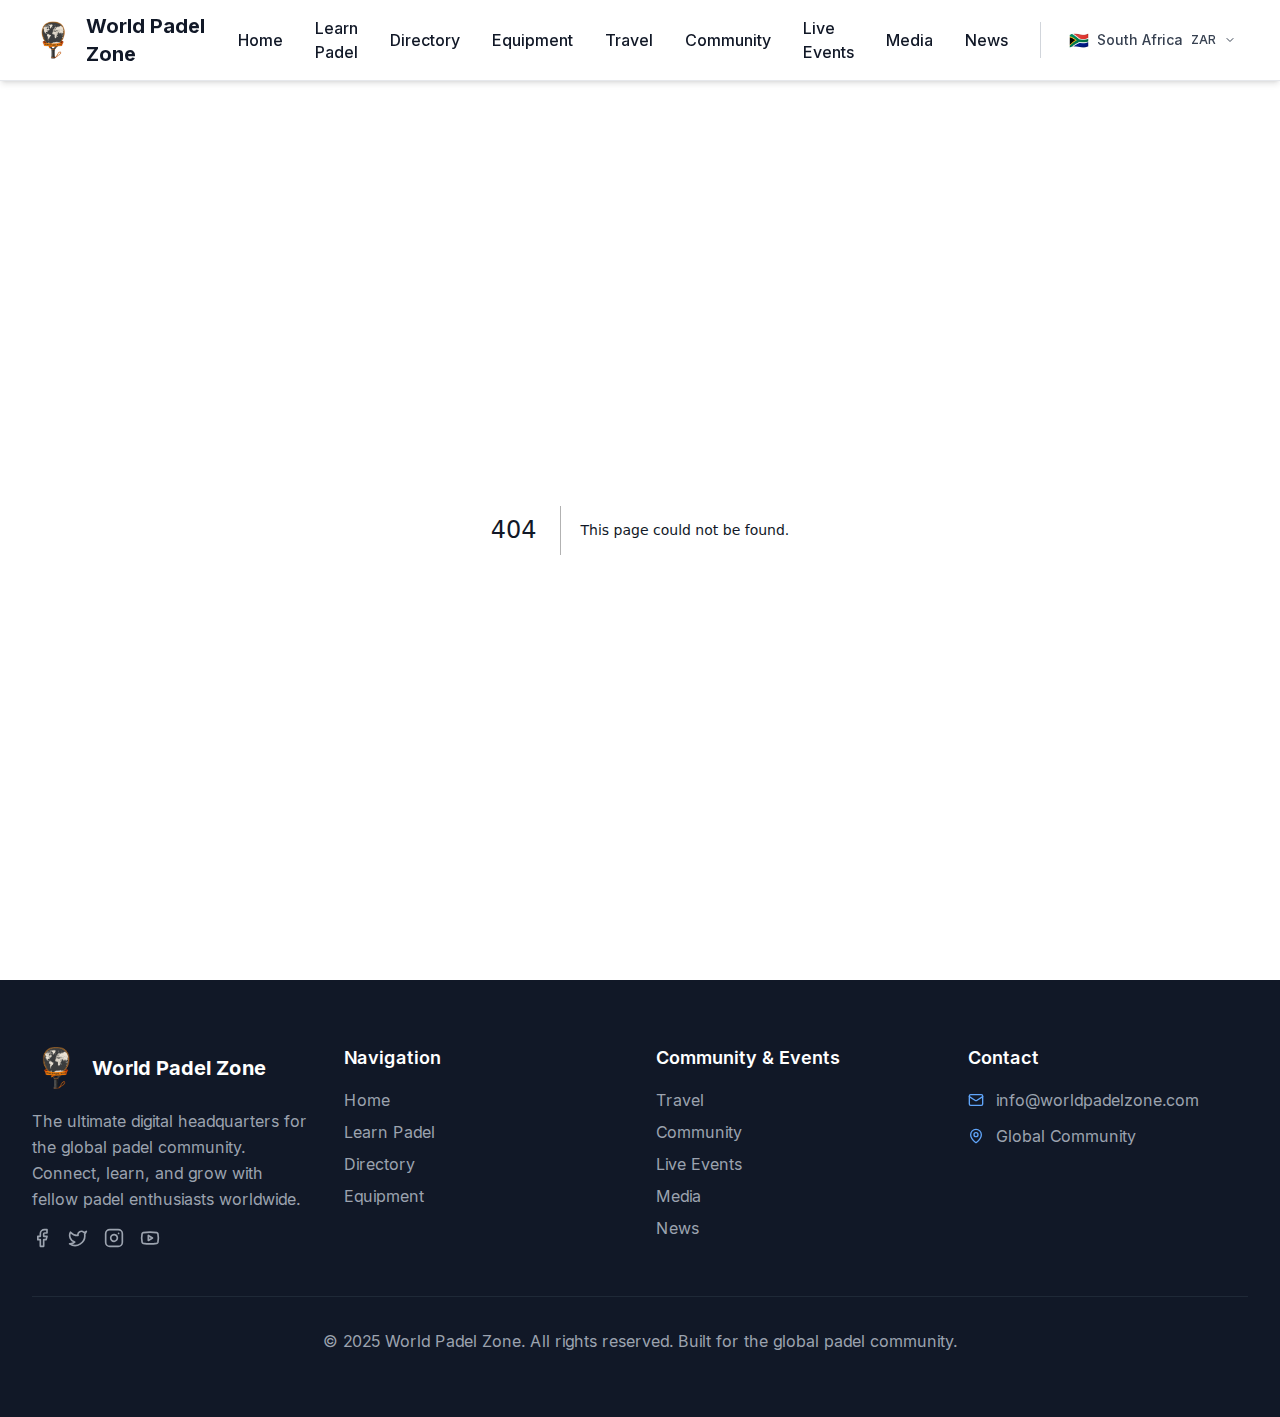
<file: 404/index.html>
<!DOCTYPE html><html lang="en" class="scroll-smooth"><head><meta charSet="utf-8"/><meta name="viewport" content="width=device-width, initial-scale=1"/><link rel="preload" href="/_next/static/media/e4af272ccee01ff0-s.p.woff2" as="font" crossorigin="" type="font/woff2"/><link rel="stylesheet" href="/_next/static/css/e14a72f41a42b88f.css" data-precedence="next"/><link rel="preload" as="script" fetchPriority="low" href="/_next/static/chunks/webpack-fb70f309cb46618b.js"/><script src="/_next/static/chunks/618f8807-b54e809c518fac20.js" async=""></script><script src="/_next/static/chunks/364-5d1fcf51a9637684.js" async=""></script><script src="/_next/static/chunks/main-app-6918144a5032414b.js" async=""></script><script src="/_next/static/chunks/323-da834c4f60e2663b.js" async=""></script><script src="/_next/static/chunks/844-6a968adcac830099.js" async=""></script><script src="/_next/static/chunks/991-5d3cee712e6ac2e0.js" async=""></script><script src="/_next/static/chunks/755-29d3cc4884b84ec7.js" async=""></script><script src="/_next/static/chunks/867-b5d9a9b763d13817.js" async=""></script><script src="/_next/static/chunks/app/layout-d9c5a8bab7bcf12f.js" async=""></script><meta name="robots" content="noindex"/><link rel="icon" href="/favicon.ico" sizes="any"/><title>404: This page could not be found.</title><title>World Padel Zone - Global Padel Community Hub</title><meta name="description" content="The ultimate digital headquarters for the global padel community. Learn, play, connect, and explore the world of padel."/><meta name="author" content="World Padel Zone"/><meta name="keywords" content="padel, tennis, sports, community, equipment, travel, tournaments, news"/><meta name="robots" content="index, follow"/><meta property="og:title" content="World Padel Zone - Global Padel Community Hub"/><meta property="og:description" content="The ultimate digital headquarters for the global padel community."/><meta property="og:locale" content="en_US"/><meta property="og:type" content="website"/><meta name="twitter:card" content="summary_large_image"/><meta name="twitter:title" content="World Padel Zone - Global Padel Community Hub"/><meta name="twitter:description" content="The ultimate digital headquarters for the global padel community."/><link rel="shortcut icon" href="/favicon.ico"/><link rel="icon" href="/favicon.ico"/><link rel="apple-touch-icon" href="/favicon.ico"/><meta name="next-size-adjust"/><script src="/_next/static/chunks/polyfills-42372ed130431b0a.js" noModule=""></script></head><body class="__className_e8ce0c antialiased bg-white text-gray-900"><nav class="fixed top-0 left-0 right-0 z-50 transition-all duration-300 bg-white/95 backdrop-blur-md shadow-md border-b border-gray-200"><div class="container-custom"><div class="flex items-center justify-between h-16 lg:h-20"><a class="flex items-center space-x-3" href="/"><div class="relative w-12 h-12"><img alt="World Padel Zone Logo" loading="lazy" decoding="async" data-nimg="fill" class="object-contain rounded-lg" style="position:absolute;height:100%;width:100%;left:0;top:0;right:0;bottom:0;color:transparent" src="/images/logo_wpz.png"/></div><span class="text-xl font-bold transition-colors duration-300 text-gray-900">World Padel Zone</span></a><div class="hidden lg:flex items-center space-x-8"><a class="font-medium transition-all duration-300 relative group text-gray-900 hover:text-blue-600 " href="/">Home<span class="absolute bottom-0 left-0 w-0 h-0.5 transition-all duration-300 group-hover:w-full bg-blue-600"></span></a><a class="font-medium transition-all duration-300 relative group text-gray-900 hover:text-blue-600 " href="/learn-padel/">Learn Padel<span class="absolute bottom-0 left-0 w-0 h-0.5 transition-all duration-300 group-hover:w-full bg-blue-600"></span></a><a class="font-medium transition-all duration-300 relative group text-gray-900 hover:text-blue-600 " href="/directory/">Directory<span class="absolute bottom-0 left-0 w-0 h-0.5 transition-all duration-300 group-hover:w-full bg-blue-600"></span></a><a class="font-medium transition-all duration-300 relative group text-gray-900 hover:text-blue-600 " href="/equipment/">Equipment<span class="absolute bottom-0 left-0 w-0 h-0.5 transition-all duration-300 group-hover:w-full bg-blue-600"></span></a><a class="font-medium transition-all duration-300 relative group text-gray-900 hover:text-blue-600 " href="/travel/">Travel<span class="absolute bottom-0 left-0 w-0 h-0.5 transition-all duration-300 group-hover:w-full bg-blue-600"></span></a><a class="font-medium transition-all duration-300 relative group text-gray-900 hover:text-blue-600 " href="/community/">Community<span class="absolute bottom-0 left-0 w-0 h-0.5 transition-all duration-300 group-hover:w-full bg-blue-600"></span></a><a class="font-medium transition-all duration-300 relative group text-gray-900 hover:text-blue-600 " href="/events/">Live Events<span class="absolute bottom-0 left-0 w-0 h-0.5 transition-all duration-300 group-hover:w-full bg-blue-600"></span></a><a class="font-medium transition-all duration-300 relative group text-gray-900 hover:text-blue-600 " href="/media/">Media<span class="absolute bottom-0 left-0 w-0 h-0.5 transition-all duration-300 group-hover:w-full bg-blue-600"></span></a><a class="font-medium transition-all duration-300 relative group text-gray-900 hover:text-blue-600 " href="/news/">News<span class="absolute bottom-0 left-0 w-0 h-0.5 transition-all duration-300 group-hover:w-full bg-blue-600"></span></a><div class="ml-4 pl-4 border-l border-gray-300"><div class="flex items-center space-x-2 text-sm text-gray-600"><svg xmlns="http://www.w3.org/2000/svg" width="24" height="24" viewBox="0 0 24 24" fill="none" stroke="currentColor" stroke-width="2" stroke-linecap="round" stroke-linejoin="round" class="lucide lucide-loader-circle h-4 w-4 animate-spin"><path d="M21 12a9 9 0 1 1-6.219-8.56"></path></svg><span>Detecting location...</span></div></div></div><button class="lg:hidden p-2 rounded-md transition-all duration-300 text-gray-900 hover:text-blue-600 hover:bg-gray-100"><svg xmlns="http://www.w3.org/2000/svg" width="24" height="24" viewBox="0 0 24 24" fill="none" stroke="currentColor" stroke-width="2" stroke-linecap="round" stroke-linejoin="round" class="lucide lucide-menu"><line x1="4" x2="20" y1="12" y2="12"></line><line x1="4" x2="20" y1="6" y2="6"></line><line x1="4" x2="20" y1="18" y2="18"></line></svg></button></div></div></nav><main class="min-h-screen pb-20 lg:pb-0 pt-16 lg:pt-20"><div style="font-family:system-ui,&quot;Segoe UI&quot;,Roboto,Helvetica,Arial,sans-serif,&quot;Apple Color Emoji&quot;,&quot;Segoe UI Emoji&quot;;height:100vh;text-align:center;display:flex;flex-direction:column;align-items:center;justify-content:center"><div><style>body{color:#000;background:#fff;margin:0}.next-error-h1{border-right:1px solid rgba(0,0,0,.3)}@media (prefers-color-scheme:dark){body{color:#fff;background:#000}.next-error-h1{border-right:1px solid rgba(255,255,255,.3)}}</style><h1 class="next-error-h1" style="display:inline-block;margin:0 20px 0 0;padding:0 23px 0 0;font-size:24px;font-weight:500;vertical-align:top;line-height:49px">404</h1><div style="display:inline-block"><h2 style="font-size:14px;font-weight:400;line-height:49px;margin:0">This page could not be found.</h2></div></div></div></main><footer class="bg-gray-900 text-white"><div class="container-custom py-16"><div class="grid grid-cols-1 md:grid-cols-2 lg:grid-cols-4 gap-8"><div class="space-y-4"><div class="flex items-center space-x-3"><div class="relative w-12 h-12"><img alt="World Padel Zone Logo" loading="lazy" decoding="async" data-nimg="fill" class="object-contain rounded-lg" style="position:absolute;height:100%;width:100%;left:0;top:0;right:0;bottom:0;color:transparent" src="/images/logo_wpz.png"/></div><span class="text-xl font-bold">World Padel Zone</span></div><p class="text-gray-400 leading-relaxed">The ultimate digital headquarters for the global padel community. Connect, learn, and grow with fellow padel enthusiasts worldwide.</p><div class="flex space-x-4"><a href="#" class="text-gray-400 hover:text-blue-400 transition-colors duration-200"><svg xmlns="http://www.w3.org/2000/svg" width="20" height="20" viewBox="0 0 24 24" fill="none" stroke="currentColor" stroke-width="2" stroke-linecap="round" stroke-linejoin="round" class="lucide lucide-facebook"><path d="M18 2h-3a5 5 0 0 0-5 5v3H7v4h3v8h4v-8h3l1-4h-4V7a1 1 0 0 1 1-1h3z"></path></svg></a><a href="#" class="text-gray-400 hover:text-blue-400 transition-colors duration-200"><svg xmlns="http://www.w3.org/2000/svg" width="20" height="20" viewBox="0 0 24 24" fill="none" stroke="currentColor" stroke-width="2" stroke-linecap="round" stroke-linejoin="round" class="lucide lucide-twitter"><path d="M22 4s-.7 2.1-2 3.4c1.6 10-9.4 17.3-18 11.6 2.2.1 4.4-.6 6-2C3 15.5.5 9.6 3 5c2.2 2.6 5.6 4.1 9 4-.9-4.2 4-6.6 7-3.8 1.1 0 3-1.2 3-1.2z"></path></svg></a><a href="#" class="text-gray-400 hover:text-blue-400 transition-colors duration-200"><svg xmlns="http://www.w3.org/2000/svg" width="20" height="20" viewBox="0 0 24 24" fill="none" stroke="currentColor" stroke-width="2" stroke-linecap="round" stroke-linejoin="round" class="lucide lucide-instagram"><rect width="20" height="20" x="2" y="2" rx="5" ry="5"></rect><path d="M16 11.37A4 4 0 1 1 12.63 8 4 4 0 0 1 16 11.37z"></path><line x1="17.5" x2="17.51" y1="6.5" y2="6.5"></line></svg></a><a href="#" class="text-gray-400 hover:text-blue-400 transition-colors duration-200"><svg xmlns="http://www.w3.org/2000/svg" width="20" height="20" viewBox="0 0 24 24" fill="none" stroke="currentColor" stroke-width="2" stroke-linecap="round" stroke-linejoin="round" class="lucide lucide-youtube"><path d="M2.5 17a24.12 24.12 0 0 1 0-10 2 2 0 0 1 1.4-1.4 49.56 49.56 0 0 1 16.2 0A2 2 0 0 1 21.5 7a24.12 24.12 0 0 1 0 10 2 2 0 0 1-1.4 1.4 49.55 49.55 0 0 1-16.2 0A2 2 0 0 1 2.5 17"></path><path d="m10 15 5-3-5-3z"></path></svg></a></div></div><div class="space-y-4"><h3 class="text-lg font-semibold">Navigation</h3><ul class="space-y-2"><li><a class="text-gray-400 hover:text-white transition-colors duration-200" href="/">Home</a></li><li><a class="text-gray-400 hover:text-white transition-colors duration-200" href="/learn-padel/">Learn Padel</a></li><li><a class="text-gray-400 hover:text-white transition-colors duration-200" href="/directory/">Directory</a></li><li><a class="text-gray-400 hover:text-white transition-colors duration-200" href="/equipment/">Equipment</a></li></ul></div><div class="space-y-4"><h3 class="text-lg font-semibold">Community &amp; Events</h3><ul class="space-y-2"><li><a class="text-gray-400 hover:text-white transition-colors duration-200" href="/travel/">Travel</a></li><li><a class="text-gray-400 hover:text-white transition-colors duration-200" href="/community/">Community</a></li><li><a class="text-gray-400 hover:text-white transition-colors duration-200" href="/events/">Live Events</a></li><li><a class="text-gray-400 hover:text-white transition-colors duration-200" href="/media/">Media</a></li><li><a class="text-gray-400 hover:text-white transition-colors duration-200" href="/news/">News</a></li></ul></div><div class="space-y-4"><h3 class="text-lg font-semibold">Contact</h3><div class="space-y-3"><div class="flex items-center space-x-3"><svg xmlns="http://www.w3.org/2000/svg" width="16" height="16" viewBox="0 0 24 24" fill="none" stroke="currentColor" stroke-width="2" stroke-linecap="round" stroke-linejoin="round" class="lucide lucide-mail text-blue-400"><rect width="20" height="16" x="2" y="4" rx="2"></rect><path d="m22 7-8.97 5.7a1.94 1.94 0 0 1-2.06 0L2 7"></path></svg><span class="text-gray-400">info@worldpadelzone.com</span></div><div class="flex items-center space-x-3"><svg xmlns="http://www.w3.org/2000/svg" width="16" height="16" viewBox="0 0 24 24" fill="none" stroke="currentColor" stroke-width="2" stroke-linecap="round" stroke-linejoin="round" class="lucide lucide-map-pin text-blue-400"><path d="M20 10c0 4.993-5.539 10.193-7.399 11.799a1 1 0 0 1-1.202 0C9.539 20.193 4 14.993 4 10a8 8 0 0 1 16 0"></path><circle cx="12" cy="10" r="3"></circle></svg><span class="text-gray-400">Global Community</span></div></div></div></div><div class="border-t border-gray-800 mt-12 pt-8 text-center"><p class="text-gray-400">© 2025 World Padel Zone. All rights reserved. Built for the global padel community.</p></div></div></footer><script src="/_next/static/chunks/webpack-fb70f309cb46618b.js" async=""></script><script>(self.__next_f=self.__next_f||[]).push([0]);self.__next_f.push([2,null])</script><script>self.__next_f.push([1,"1:HL[\"/_next/static/media/e4af272ccee01ff0-s.p.woff2\",\"font\",{\"crossOrigin\":\"\",\"type\":\"font/woff2\"}]\n2:HL[\"/_next/static/css/e14a72f41a42b88f.css\",\"style\"]\n"])</script><script>self.__next_f.push([1,"3:I[4690,[],\"\"]\n5:I[1742,[],\"\"]\n6:I[9121,[],\"\"]\n7:I[9383,[\"323\",\"static/chunks/323-da834c4f60e2663b.js\",\"844\",\"static/chunks/844-6a968adcac830099.js\",\"991\",\"static/chunks/991-5d3cee712e6ac2e0.js\",\"755\",\"static/chunks/755-29d3cc4884b84ec7.js\",\"867\",\"static/chunks/867-b5d9a9b763d13817.js\",\"185\",\"static/chunks/app/layout-d9c5a8bab7bcf12f.js\"],\"InternationalizationProvider\"]\n8:I[7011,[\"323\",\"static/chunks/323-da834c4f60e2663b.js\",\"844\",\"static/chunks/844-6a968adcac830099.js\",\"991\",\"static/chunks/991-5d3cee712e6ac2e0.js\",\"755\",\"static/chunks/755-29d3cc4884b84ec7.js\",\"867\",\"static/chunks/867-b5d9a9b763d13817.js\",\"185\",\"static/chunks/app/layout-d9c5a8bab7bcf12f.js\"],\"Navigation\"]\nd:I[5118,[\"323\",\"static/chunks/323-da834c4f60e2663b.js\",\"844\",\"static/chunks/844-6a968adcac830099.js\",\"991\",\"static/chunks/991-5d3cee712e6ac2e0.js\",\"755\",\"static/chunks/755-29d3cc4884b84ec7.js\",\"867\",\"static/chunks/867-b5d9a9b763d13817.js\",\"185\",\"static/chunks/app/layout-d9c5a8bab7bcf12f.js\"],\"Image\"]\ne:I[9485,[\"323\",\"static/chunks/323-da834c4f60e2663b.js\",\"844\",\"static/chunks/844-6a968adcac830099.js\",\"991\",\"static/chunks/991-5d3cee712e6ac2e0.js\",\"755\",\"static/chunks/755-29d3cc4884b84ec7.js\",\"867\",\"static/chunks/867-b5d9a9b763d13817.js\",\"185\",\"static/chunks/app/layout-d9c5a8bab7bcf12f.js\"],\"\"]\nf:I[6764,[\"323\",\"static/chunks/323-da834c4f60e2663b.js\",\"844\",\"static/chunks/844-6a968adcac830099.js\",\"991\",\"static/chunks/991-5d3cee712e6ac2e0.js\",\"755\",\"static/chunks/755-29d3cc4884b84ec7.js\",\"867\",\"static/chunks/867-b5d9a9b763d13817.js\",\"185\",\"static/chunks/app/layout-d9c5a8bab7bcf12f.js\"],\"BottomNavigation\"]\n10:I[2999,[\"323\",\"static/chunks/323-da834c4f60e2663b.js\",\"844\",\"static/chunks/844-6a968adcac830099.js\",\"991\",\"static/chunks/991-5d3cee712e6ac2e0.js\",\"755\",\"static/chunks/755-29d3cc4884b84ec7.js\",\"867\",\"static/chunks/867-b5d9a9b763d13817.js\",\"185\",\"static/chunks/app/layout-d9c5a8bab7bcf12f.js\"],\"PrivacyNotice\"]\n12:I[8201,[],\"\"]\n9:{\"fontFamily\":\"system-ui,\\\"Segoe UI\\\",Roboto,Helvetica,Arial,sans-serif,\\\"Apple Color Emoji\\\",\\\"Segoe UI Emoji\\\"\",\"heigh"])</script><script>self.__next_f.push([1,"t\":\"100vh\",\"textAlign\":\"center\",\"display\":\"flex\",\"flexDirection\":\"column\",\"alignItems\":\"center\",\"justifyContent\":\"center\"}\na:{\"display\":\"inline-block\",\"margin\":\"0 20px 0 0\",\"padding\":\"0 23px 0 0\",\"fontSize\":24,\"fontWeight\":500,\"verticalAlign\":\"top\",\"lineHeight\":\"49px\"}\nb:{\"display\":\"inline-block\"}\nc:{\"fontSize\":14,\"fontWeight\":400,\"lineHeight\":\"49px\",\"margin\":0}\n13:[]\n"])</script><script>self.__next_f.push([1,"0:[\"$\",\"$L3\",null,{\"buildId\":\"OHgQ-dXzvR-x68oi2Jixm\",\"assetPrefix\":\"\",\"urlParts\":[\"\",\"_not-found\",\"\"],\"initialTree\":[\"\",{\"children\":[\"/_not-found\",{\"children\":[\"__PAGE__\",{}]}]},\"$undefined\",\"$undefined\",true],\"initialSeedData\":[\"\",{\"children\":[\"/_not-found\",{\"children\":[\"__PAGE__\",{},[[\"$L4\",[[\"$\",\"title\",null,{\"children\":\"404: This page could not be found.\"}],[\"$\",\"div\",null,{\"style\":{\"fontFamily\":\"system-ui,\\\"Segoe UI\\\",Roboto,Helvetica,Arial,sans-serif,\\\"Apple Color Emoji\\\",\\\"Segoe UI Emoji\\\"\",\"height\":\"100vh\",\"textAlign\":\"center\",\"display\":\"flex\",\"flexDirection\":\"column\",\"alignItems\":\"center\",\"justifyContent\":\"center\"},\"children\":[\"$\",\"div\",null,{\"children\":[[\"$\",\"style\",null,{\"dangerouslySetInnerHTML\":{\"__html\":\"body{color:#000;background:#fff;margin:0}.next-error-h1{border-right:1px solid rgba(0,0,0,.3)}@media (prefers-color-scheme:dark){body{color:#fff;background:#000}.next-error-h1{border-right:1px solid rgba(255,255,255,.3)}}\"}}],[\"$\",\"h1\",null,{\"className\":\"next-error-h1\",\"style\":{\"display\":\"inline-block\",\"margin\":\"0 20px 0 0\",\"padding\":\"0 23px 0 0\",\"fontSize\":24,\"fontWeight\":500,\"verticalAlign\":\"top\",\"lineHeight\":\"49px\"},\"children\":\"404\"}],[\"$\",\"div\",null,{\"style\":{\"display\":\"inline-block\"},\"children\":[\"$\",\"h2\",null,{\"style\":{\"fontSize\":14,\"fontWeight\":400,\"lineHeight\":\"49px\",\"margin\":0},\"children\":\"This page could not be found.\"}]}]]}]}]],null],null],null]},[null,[\"$\",\"$L5\",null,{\"parallelRouterKey\":\"children\",\"segmentPath\":[\"children\",\"/_not-found\",\"children\"],\"error\":\"$undefined\",\"errorStyles\":\"$undefined\",\"errorScripts\":\"$undefined\",\"template\":[\"$\",\"$L6\",null,{}],\"templateStyles\":\"$undefined\",\"templateScripts\":\"$undefined\",\"notFound\":\"$undefined\",\"notFoundStyles\":\"$undefined\"}]],null]},[[[[\"$\",\"link\",\"0\",{\"rel\":\"stylesheet\",\"href\":\"/_next/static/css/e14a72f41a42b88f.css\",\"precedence\":\"next\",\"crossOrigin\":\"$undefined\"}]],[\"$\",\"html\",null,{\"lang\":\"en\",\"className\":\"scroll-smooth\",\"children\":[[\"$\",\"head\",null,{\"children\":[\"$\",\"link\",null,{\"rel\":\"icon\",\"href\":\"/favicon.ico\",\"sizes\":\"any\"}]}],[\"$\",\"body\",null,{\"className\":\"__className_e8ce0c antialiased bg-white text-gray-900\",\"children\":[\"$\",\"$L7\",null,{\"children\":[[\"$\",\"$L8\",null,{}],[\"$\",\"main\",null,{\"className\":\"min-h-screen pb-20 lg:pb-0 pt-16 lg:pt-20\",\"children\":[\"$\",\"$L5\",null,{\"parallelRouterKey\":\"children\",\"segmentPath\":[\"children\"],\"error\":\"$undefined\",\"errorStyles\":\"$undefined\",\"errorScripts\":\"$undefined\",\"template\":[\"$\",\"$L6\",null,{}],\"templateStyles\":\"$undefined\",\"templateScripts\":\"$undefined\",\"notFound\":[[\"$\",\"title\",null,{\"children\":\"404: This page could not be found.\"}],[\"$\",\"div\",null,{\"style\":\"$9\",\"children\":[\"$\",\"div\",null,{\"children\":[[\"$\",\"style\",null,{\"dangerouslySetInnerHTML\":{\"__html\":\"body{color:#000;background:#fff;margin:0}.next-error-h1{border-right:1px solid rgba(0,0,0,.3)}@media (prefers-color-scheme:dark){body{color:#fff;background:#000}.next-error-h1{border-right:1px solid rgba(255,255,255,.3)}}\"}}],[\"$\",\"h1\",null,{\"className\":\"next-error-h1\",\"style\":\"$a\",\"children\":\"404\"}],[\"$\",\"div\",null,{\"style\":\"$b\",\"children\":[\"$\",\"h2\",null,{\"style\":\"$c\",\"children\":\"This page could not be found.\"}]}]]}]}]],\"notFoundStyles\":[]}]}],[\"$\",\"footer\",null,{\"className\":\"bg-gray-900 text-white\",\"children\":[\"$\",\"div\",null,{\"className\":\"container-custom py-16\",\"children\":[[\"$\",\"div\",null,{\"className\":\"grid grid-cols-1 md:grid-cols-2 lg:grid-cols-4 gap-8\",\"children\":[[\"$\",\"div\",null,{\"className\":\"space-y-4\",\"children\":[[\"$\",\"div\",null,{\"className\":\"flex items-center space-x-3\",\"children\":[[\"$\",\"div\",null,{\"className\":\"relative w-12 h-12\",\"children\":[\"$\",\"$Ld\",null,{\"src\":\"/images/logo_wpz.png\",\"alt\":\"World Padel Zone Logo\",\"fill\":true,\"className\":\"object-contain rounded-lg\"}]}],[\"$\",\"span\",null,{\"className\":\"text-xl font-bold\",\"children\":\"World Padel Zone\"}]]}],[\"$\",\"p\",null,{\"className\":\"text-gray-400 leading-relaxed\",\"children\":\"The ultimate digital headquarters for the global padel community. Connect, learn, and grow with fellow padel enthusiasts worldwide.\"}],[\"$\",\"div\",null,{\"className\":\"flex space-x-4\",\"children\":[[\"$\",\"a\",null,{\"href\":\"#\",\"className\":\"text-gray-400 hover:text-blue-400 transition-colors duration-200\",\"children\":[\"$\",\"svg\",null,{\"xmlns\":\"http://www.w3.org/2000/svg\",\"width\":20,\"height\":20,\"viewBox\":\"0 0 24 24\",\"fill\":\"none\",\"stroke\":\"currentColor\",\"strokeWidth\":2,\"strokeLinecap\":\"round\",\"strokeLinejoin\":\"round\",\"className\":\"lucide lucide-facebook\",\"children\":[[\"$\",\"path\",\"1jg4f8\",{\"d\":\"M18 2h-3a5 5 0 0 0-5 5v3H7v4h3v8h4v-8h3l1-4h-4V7a1 1 0 0 1 1-1h3z\"}],\"$undefined\"]}]}],[\"$\",\"a\",null,{\"href\":\"#\",\"className\":\"text-gray-400 hover:text-blue-400 transition-colors duration-200\",\"children\":[\"$\",\"svg\",null,{\"xmlns\":\"http://www.w3.org/2000/svg\",\"width\":20,\"height\":20,\"viewBox\":\"0 0 24 24\",\"fill\":\"none\",\"stroke\":\"currentColor\",\"strokeWidth\":2,\"strokeLinecap\":\"round\",\"strokeLinejoin\":\"round\",\"className\":\"lucide lucide-twitter\",\"children\":[[\"$\",\"path\",\"pff0z6\",{\"d\":\"M22 4s-.7 2.1-2 3.4c1.6 10-9.4 17.3-18 11.6 2.2.1 4.4-.6 6-2C3 15.5.5 9.6 3 5c2.2 2.6 5.6 4.1 9 4-.9-4.2 4-6.6 7-3.8 1.1 0 3-1.2 3-1.2z\"}],\"$undefined\"]}]}],[\"$\",\"a\",null,{\"href\":\"#\",\"className\":\"text-gray-400 hover:text-blue-400 transition-colors duration-200\",\"children\":[\"$\",\"svg\",null,{\"xmlns\":\"http://www.w3.org/2000/svg\",\"width\":20,\"height\":20,\"viewBox\":\"0 0 24 24\",\"fill\":\"none\",\"stroke\":\"currentColor\",\"strokeWidth\":2,\"strokeLinecap\":\"round\",\"strokeLinejoin\":\"round\",\"className\":\"lucide lucide-instagram\",\"children\":[[\"$\",\"rect\",\"2e1cvw\",{\"width\":\"20\",\"height\":\"20\",\"x\":\"2\",\"y\":\"2\",\"rx\":\"5\",\"ry\":\"5\"}],[\"$\",\"path\",\"9exkf1\",{\"d\":\"M16 11.37A4 4 0 1 1 12.63 8 4 4 0 0 1 16 11.37z\"}],[\"$\",\"line\",\"r4j83e\",{\"x1\":\"17.5\",\"x2\":\"17.51\",\"y1\":\"6.5\",\"y2\":\"6.5\"}],\"$undefined\"]}]}],[\"$\",\"a\",null,{\"href\":\"#\",\"className\":\"text-gray-400 hover:text-blue-400 transition-colors duration-200\",\"children\":[\"$\",\"svg\",null,{\"xmlns\":\"http://www.w3.org/2000/svg\",\"width\":20,\"height\":20,\"viewBox\":\"0 0 24 24\",\"fill\":\"none\",\"stroke\":\"currentColor\",\"strokeWidth\":2,\"strokeLinecap\":\"round\",\"strokeLinejoin\":\"round\",\"className\":\"lucide lucide-youtube\",\"children\":[[\"$\",\"path\",\"1q2vi4\",{\"d\":\"M2.5 17a24.12 24.12 0 0 1 0-10 2 2 0 0 1 1.4-1.4 49.56 49.56 0 0 1 16.2 0A2 2 0 0 1 21.5 7a24.12 24.12 0 0 1 0 10 2 2 0 0 1-1.4 1.4 49.55 49.55 0 0 1-16.2 0A2 2 0 0 1 2.5 17\"}],[\"$\",\"path\",\"1jp15x\",{\"d\":\"m10 15 5-3-5-3z\"}],\"$undefined\"]}]}]]}]]}],[\"$\",\"div\",null,{\"className\":\"space-y-4\",\"children\":[[\"$\",\"h3\",null,{\"className\":\"text-lg font-semibold\",\"children\":\"Navigation\"}],[\"$\",\"ul\",null,{\"className\":\"space-y-2\",\"children\":[[\"$\",\"li\",null,{\"children\":[\"$\",\"$Le\",null,{\"href\":\"/\",\"className\":\"text-gray-400 hover:text-white transition-colors duration-200\",\"children\":\"Home\"}]}],[\"$\",\"li\",null,{\"children\":[\"$\",\"$Le\",null,{\"href\":\"/learn-padel\",\"className\":\"text-gray-400 hover:text-white transition-colors duration-200\",\"children\":\"Learn Padel\"}]}],[\"$\",\"li\",null,{\"children\":[\"$\",\"$Le\",null,{\"href\":\"/directory\",\"className\":\"text-gray-400 hover:text-white transition-colors duration-200\",\"children\":\"Directory\"}]}],[\"$\",\"li\",null,{\"children\":[\"$\",\"$Le\",null,{\"href\":\"/equipment\",\"className\":\"text-gray-400 hover:text-white transition-colors duration-200\",\"children\":\"Equipment\"}]}]]}]]}],[\"$\",\"div\",null,{\"className\":\"space-y-4\",\"children\":[[\"$\",\"h3\",null,{\"className\":\"text-lg font-semibold\",\"children\":\"Community \u0026 Events\"}],[\"$\",\"ul\",null,{\"className\":\"space-y-2\",\"children\":[[\"$\",\"li\",null,{\"children\":[\"$\",\"$Le\",null,{\"href\":\"/travel\",\"className\":\"text-gray-400 hover:text-white transition-colors duration-200\",\"children\":\"Travel\"}]}],[\"$\",\"li\",null,{\"children\":[\"$\",\"$Le\",null,{\"href\":\"/community\",\"className\":\"text-gray-400 hover:text-white transition-colors duration-200\",\"children\":\"Community\"}]}],[\"$\",\"li\",null,{\"children\":[\"$\",\"$Le\",null,{\"href\":\"/events\",\"className\":\"text-gray-400 hover:text-white transition-colors duration-200\",\"children\":\"Live Events\"}]}],[\"$\",\"li\",null,{\"children\":[\"$\",\"$Le\",null,{\"href\":\"/media\",\"className\":\"text-gray-400 hover:text-white transition-colors duration-200\",\"children\":\"Media\"}]}],[\"$\",\"li\",null,{\"children\":[\"$\",\"$Le\",null,{\"href\":\"/news\",\"className\":\"text-gray-400 hover:text-white transition-colors duration-200\",\"children\":\"News\"}]}]]}]]}],[\"$\",\"div\",null,{\"className\":\"space-y-4\",\"children\":[[\"$\",\"h3\",null,{\"className\":\"text-lg font-semibold\",\"children\":\"Contact\"}],[\"$\",\"div\",null,{\"className\":\"space-y-3\",\"children\":[[\"$\",\"div\",null,{\"className\":\"flex items-center space-x-3\",\"children\":[[\"$\",\"svg\",null,{\"xmlns\":\"http://www.w3.org/2000/svg\",\"width\":16,\"height\":16,\"viewBox\":\"0 0 24 24\",\"fill\":\"none\",\"stroke\":\"currentColor\",\"strokeWidth\":2,\"strokeLinecap\":\"round\",\"strokeLinejoin\":\"round\",\"className\":\"lucide lucide-mail text-blue-400\",\"children\":[[\"$\",\"rect\",\"18n3k1\",{\"width\":\"20\",\"height\":\"16\",\"x\":\"2\",\"y\":\"4\",\"rx\":\"2\"}],[\"$\",\"path\",\"1ocrg3\",{\"d\":\"m22 7-8.97 5.7a1.94 1.94 0 0 1-2.06 0L2 7\"}],\"$undefined\"]}],[\"$\",\"span\",null,{\"className\":\"text-gray-400\",\"children\":\"info@worldpadelzone.com\"}]]}],[\"$\",\"div\",null,{\"className\":\"flex items-center space-x-3\",\"children\":[[\"$\",\"svg\",null,{\"xmlns\":\"http://www.w3.org/2000/svg\",\"width\":16,\"height\":16,\"viewBox\":\"0 0 24 24\",\"fill\":\"none\",\"stroke\":\"currentColor\",\"strokeWidth\":2,\"strokeLinecap\":\"round\",\"strokeLinejoin\":\"round\",\"className\":\"lucide lucide-map-pin text-blue-400\",\"children\":[[\"$\",\"path\",\"1r0f0z\",{\"d\":\"M20 10c0 4.993-5.539 10.193-7.399 11.799a1 1 0 0 1-1.202 0C9.539 20.193 4 14.993 4 10a8 8 0 0 1 16 0\"}],[\"$\",\"circle\",\"ilqhr7\",{\"cx\":\"12\",\"cy\":\"10\",\"r\":\"3\"}],\"$undefined\"]}],[\"$\",\"span\",null,{\"className\":\"text-gray-400\",\"children\":\"Global Community\"}]]}]]}]]}]]}],[\"$\",\"div\",null,{\"className\":\"border-t border-gray-800 mt-12 pt-8 text-center\",\"children\":[\"$\",\"p\",null,{\"className\":\"text-gray-400\",\"children\":\"© 2025 World Padel Zone. All rights reserved. Built for the global padel community.\"}]}]]}]}],[\"$\",\"$Lf\",null,{}],[\"$\",\"$L10\",null,{}]]}]}]]}]],null],null],\"couldBeIntercepted\":false,\"initialHead\":[[\"$\",\"meta\",null,{\"name\":\"robots\",\"content\":\"noindex\"}],\"$L11\"],\"globalErrorComponent\":\"$12\",\"missingSlots\":\"$W13\"}]\n"])</script><script>self.__next_f.push([1,"11:[[\"$\",\"meta\",\"0\",{\"name\":\"viewport\",\"content\":\"width=device-width, initial-scale=1\"}],[\"$\",\"meta\",\"1\",{\"charSet\":\"utf-8\"}],[\"$\",\"title\",\"2\",{\"children\":\"World Padel Zone - Global Padel Community Hub\"}],[\"$\",\"meta\",\"3\",{\"name\":\"description\",\"content\":\"The ultimate digital headquarters for the global padel community. Learn, play, connect, and explore the world of padel.\"}],[\"$\",\"meta\",\"4\",{\"name\":\"author\",\"content\":\"World Padel Zone\"}],[\"$\",\"meta\",\"5\",{\"name\":\"keywords\",\"content\":\"padel, tennis, sports, community, equipment, travel, tournaments, news\"}],[\"$\",\"meta\",\"6\",{\"name\":\"robots\",\"content\":\"index, follow\"}],[\"$\",\"meta\",\"7\",{\"property\":\"og:title\",\"content\":\"World Padel Zone - Global Padel Community Hub\"}],[\"$\",\"meta\",\"8\",{\"property\":\"og:description\",\"content\":\"The ultimate digital headquarters for the global padel community.\"}],[\"$\",\"meta\",\"9\",{\"property\":\"og:locale\",\"content\":\"en_US\"}],[\"$\",\"meta\",\"10\",{\"property\":\"og:type\",\"content\":\"website\"}],[\"$\",\"meta\",\"11\",{\"name\":\"twitter:card\",\"content\":\"summary_large_image\"}],[\"$\",\"meta\",\"12\",{\"name\":\"twitter:title\",\"content\":\"World Padel Zone - Global Padel Community Hub\"}],[\"$\",\"meta\",\"13\",{\"name\":\"twitter:description\",\"content\":\"The ultimate digital headquarters for the global padel community.\"}],[\"$\",\"link\",\"14\",{\"rel\":\"shortcut icon\",\"href\":\"/favicon.ico\"}],[\"$\",\"link\",\"15\",{\"rel\":\"icon\",\"href\":\"/favicon.ico\"}],[\"$\",\"link\",\"16\",{\"rel\":\"apple-touch-icon\",\"href\":\"/favicon.ico\"}],[\"$\",\"meta\",\"17\",{\"name\":\"next-size-adjust\"}]]\n4:null\n"])</script></body></html>
</file>
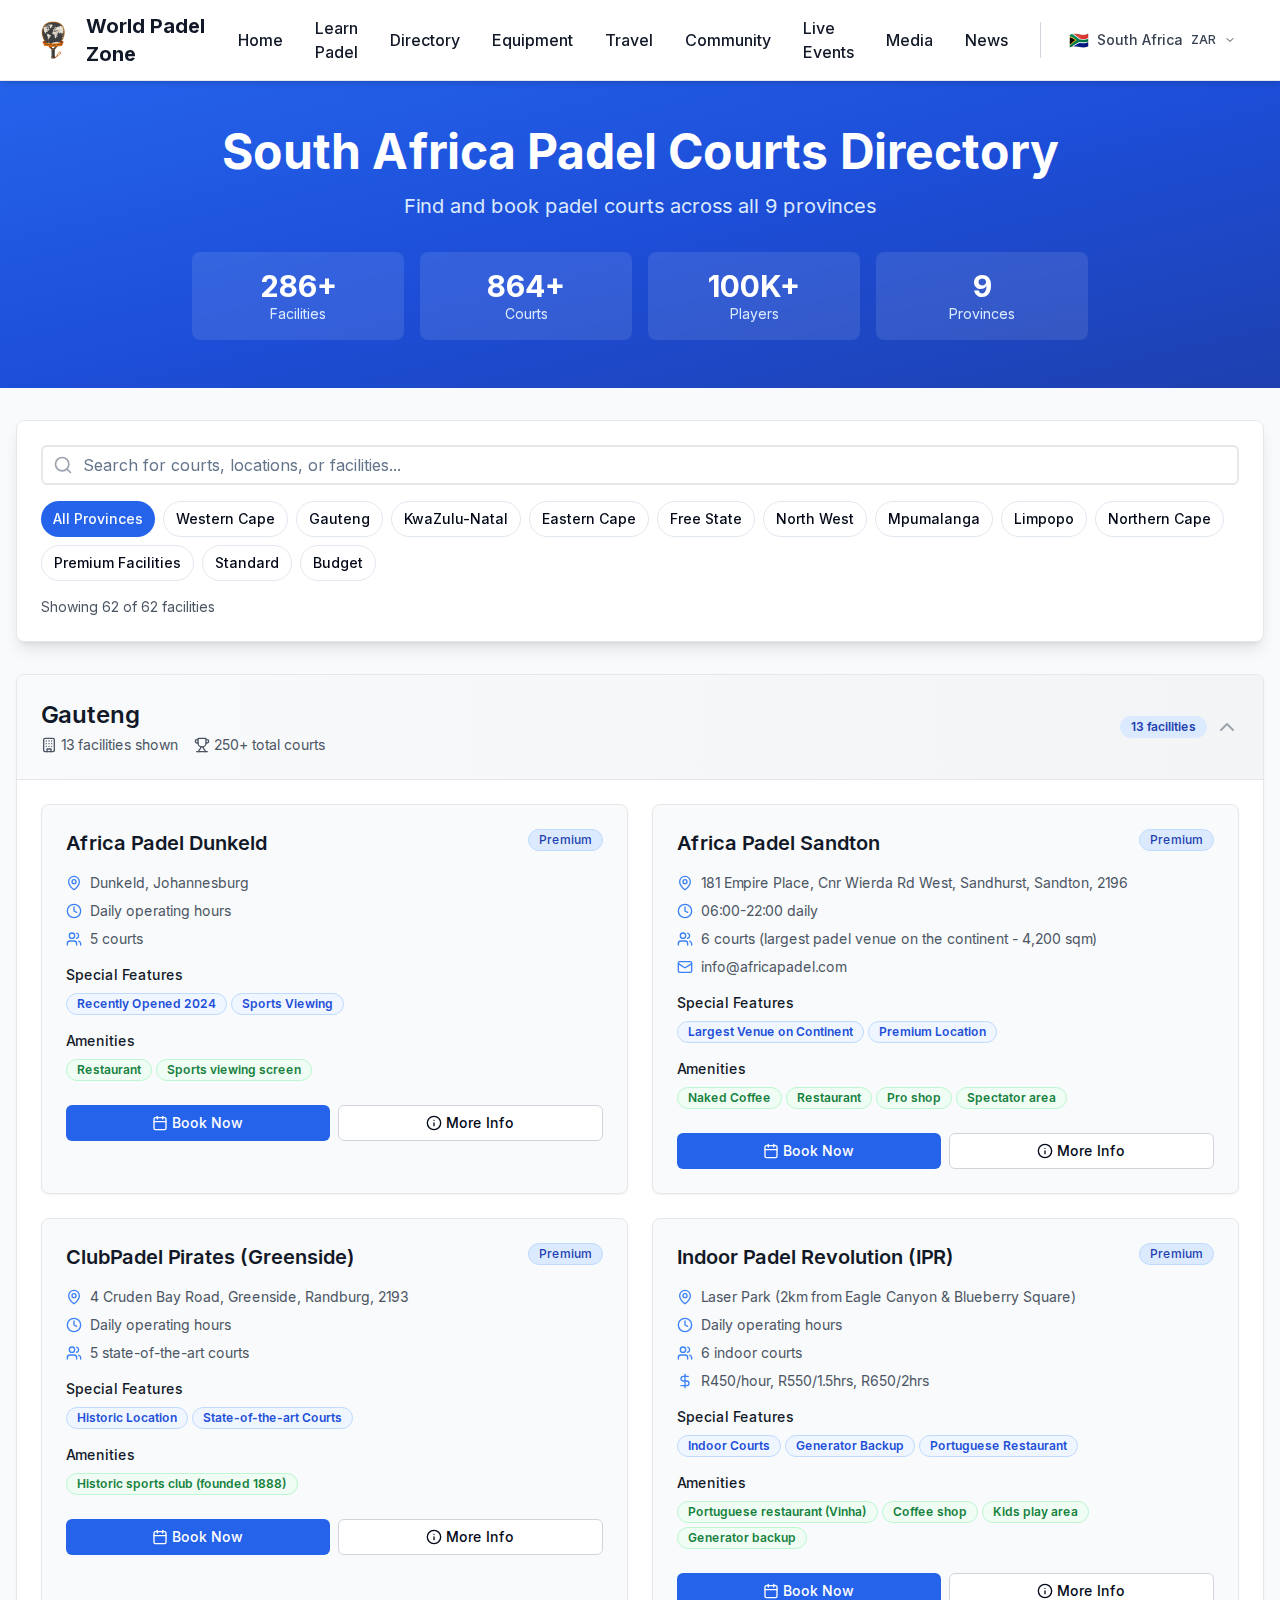
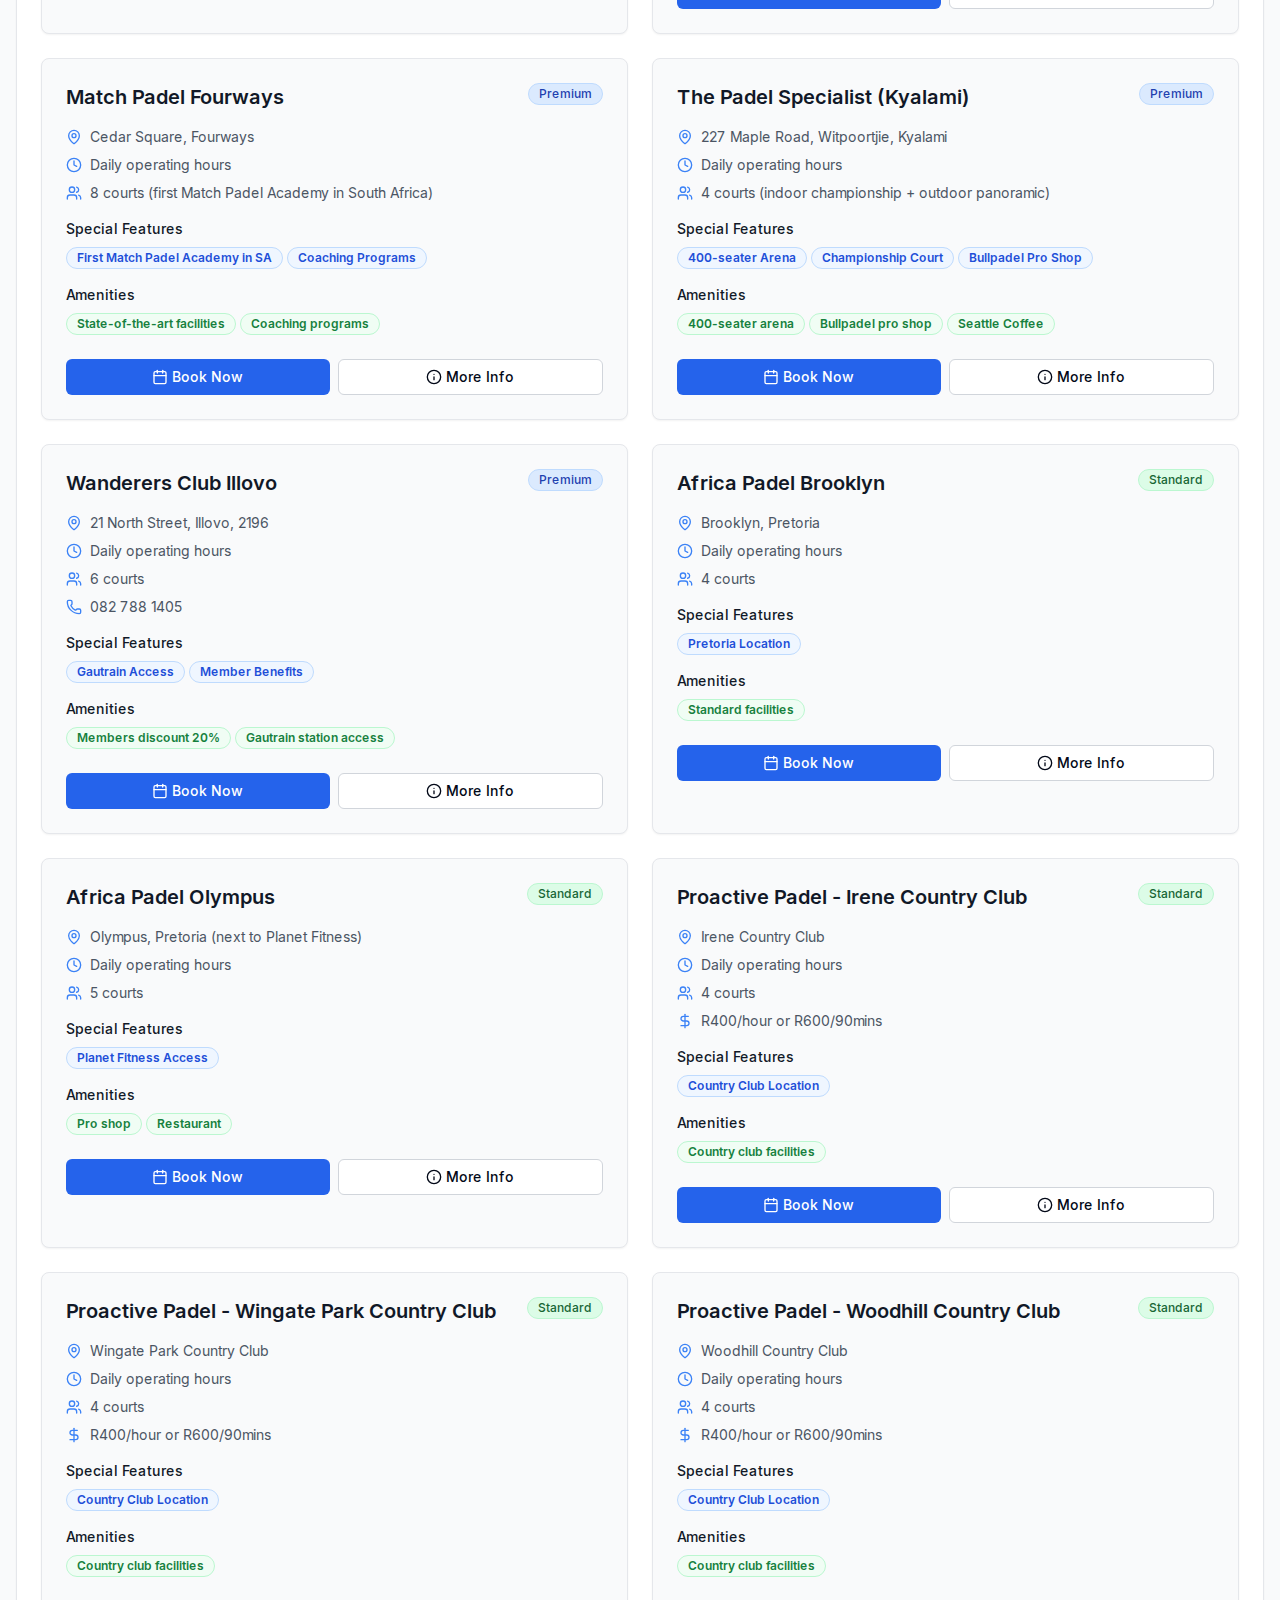
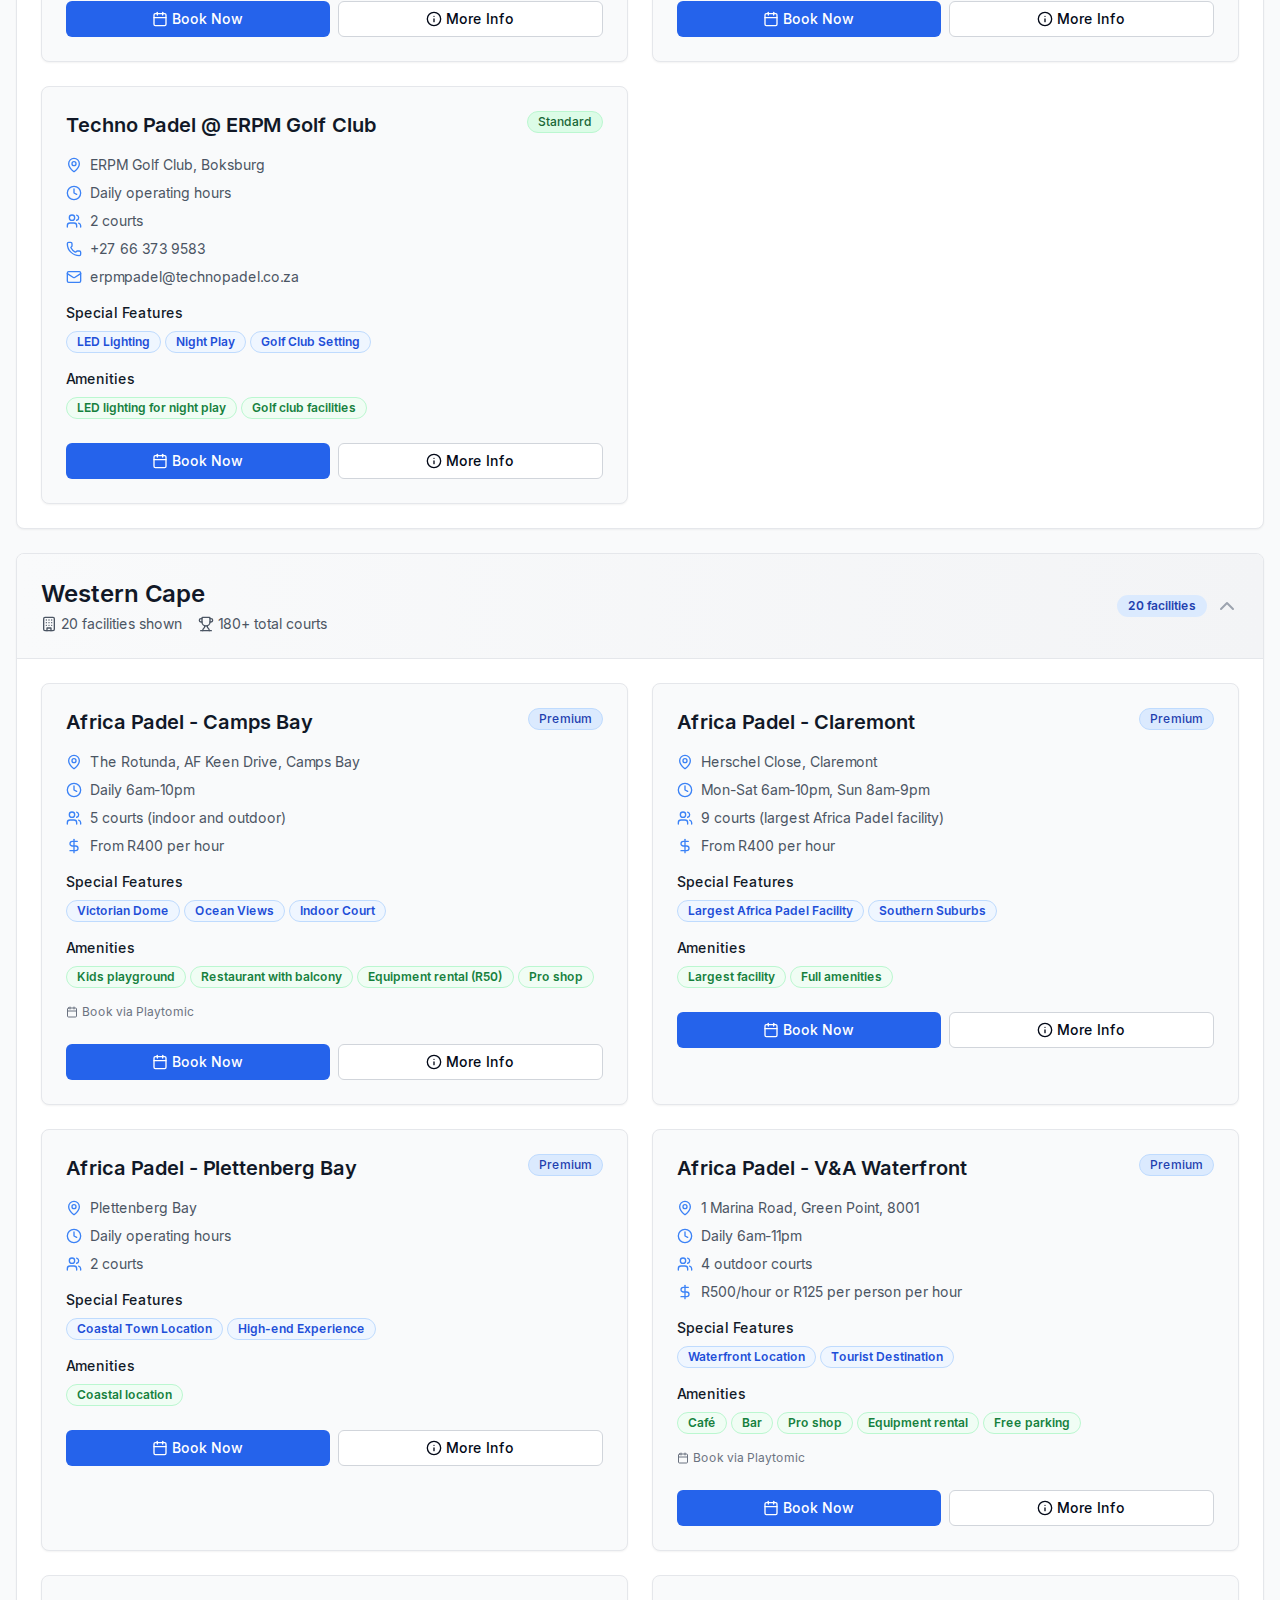
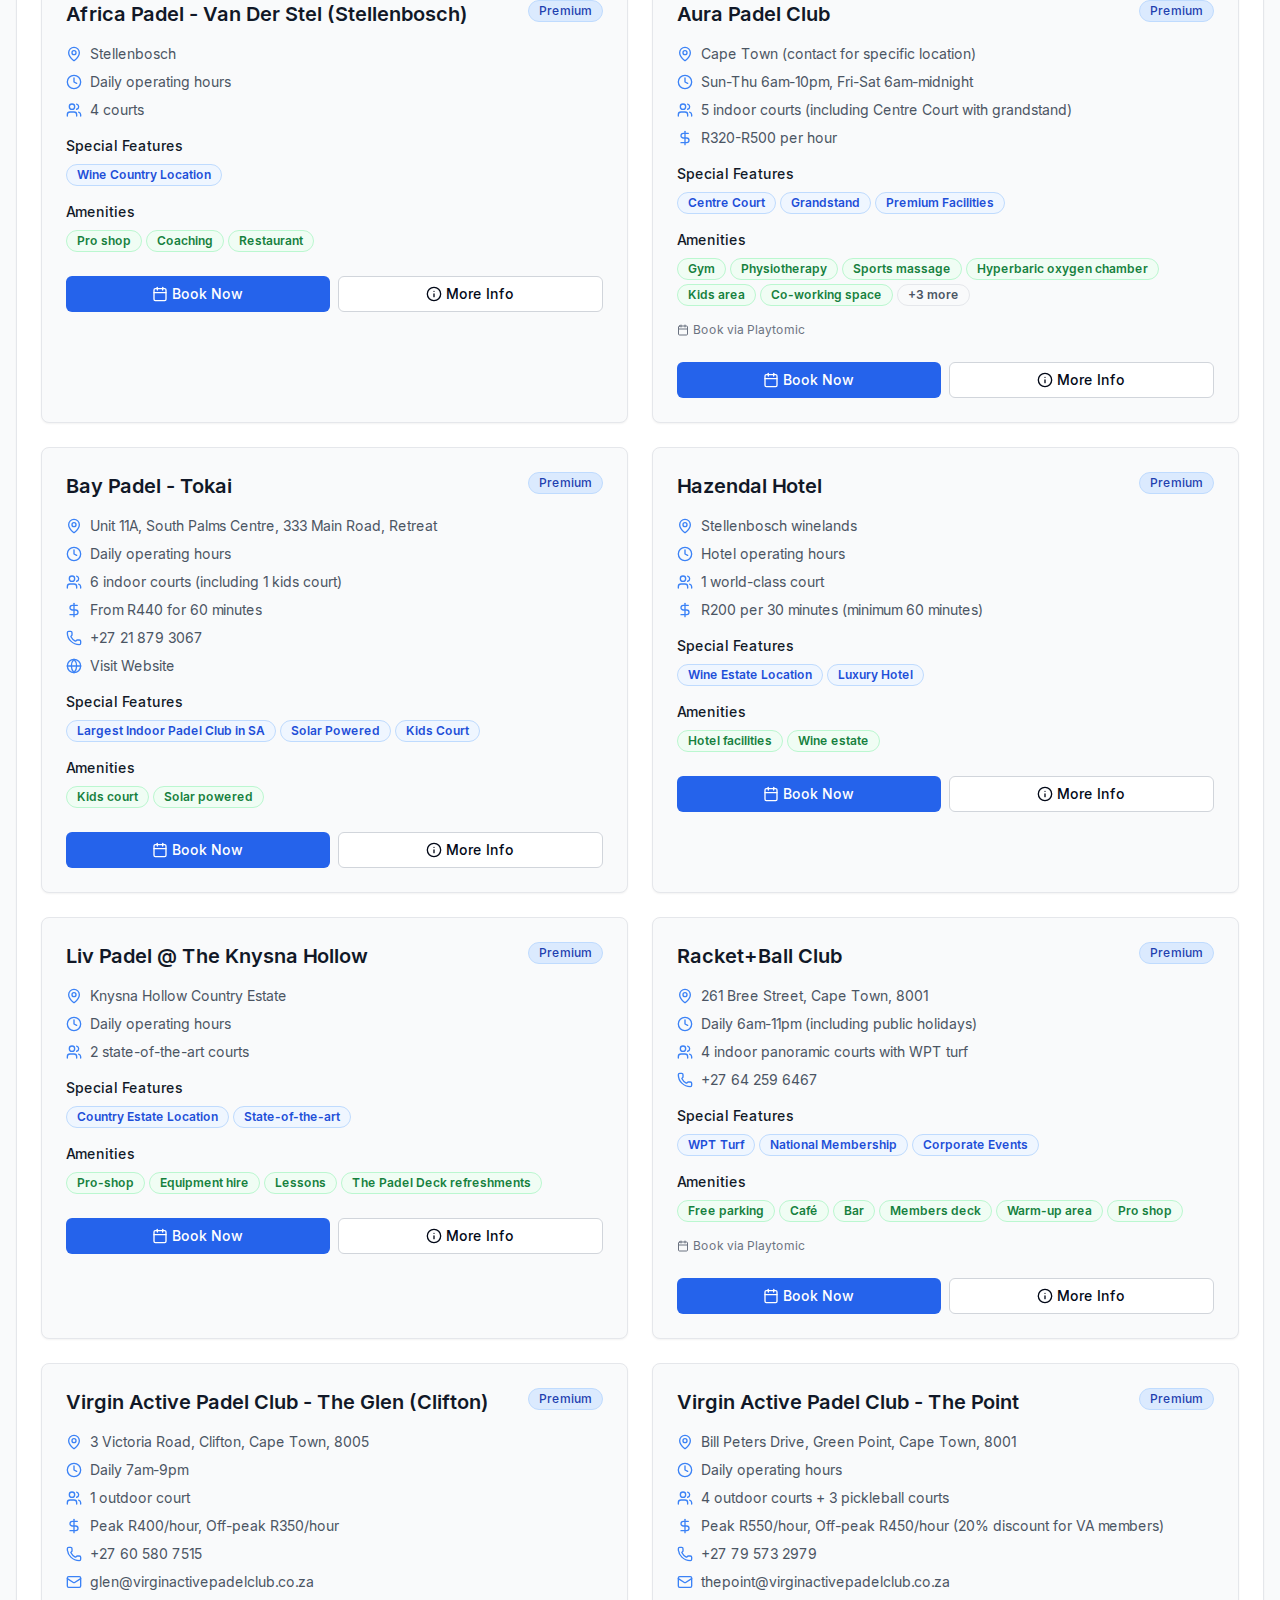
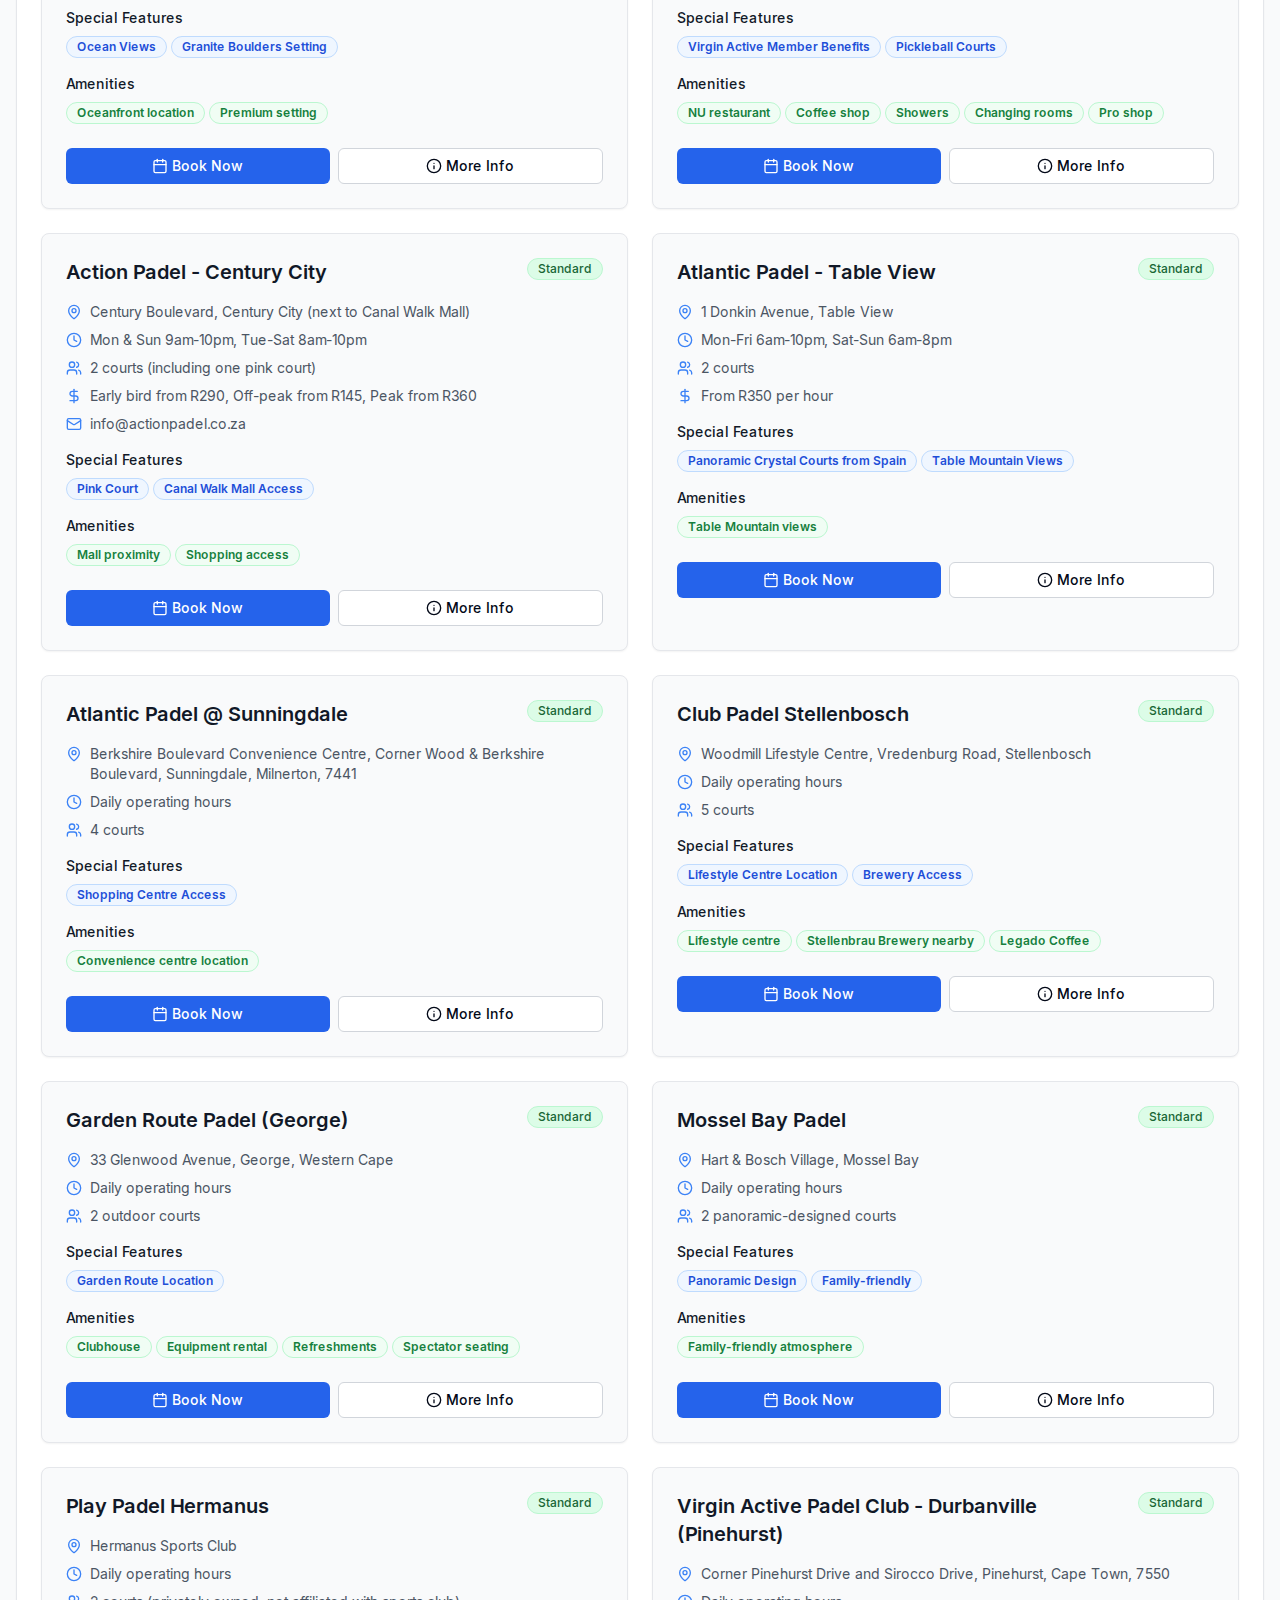
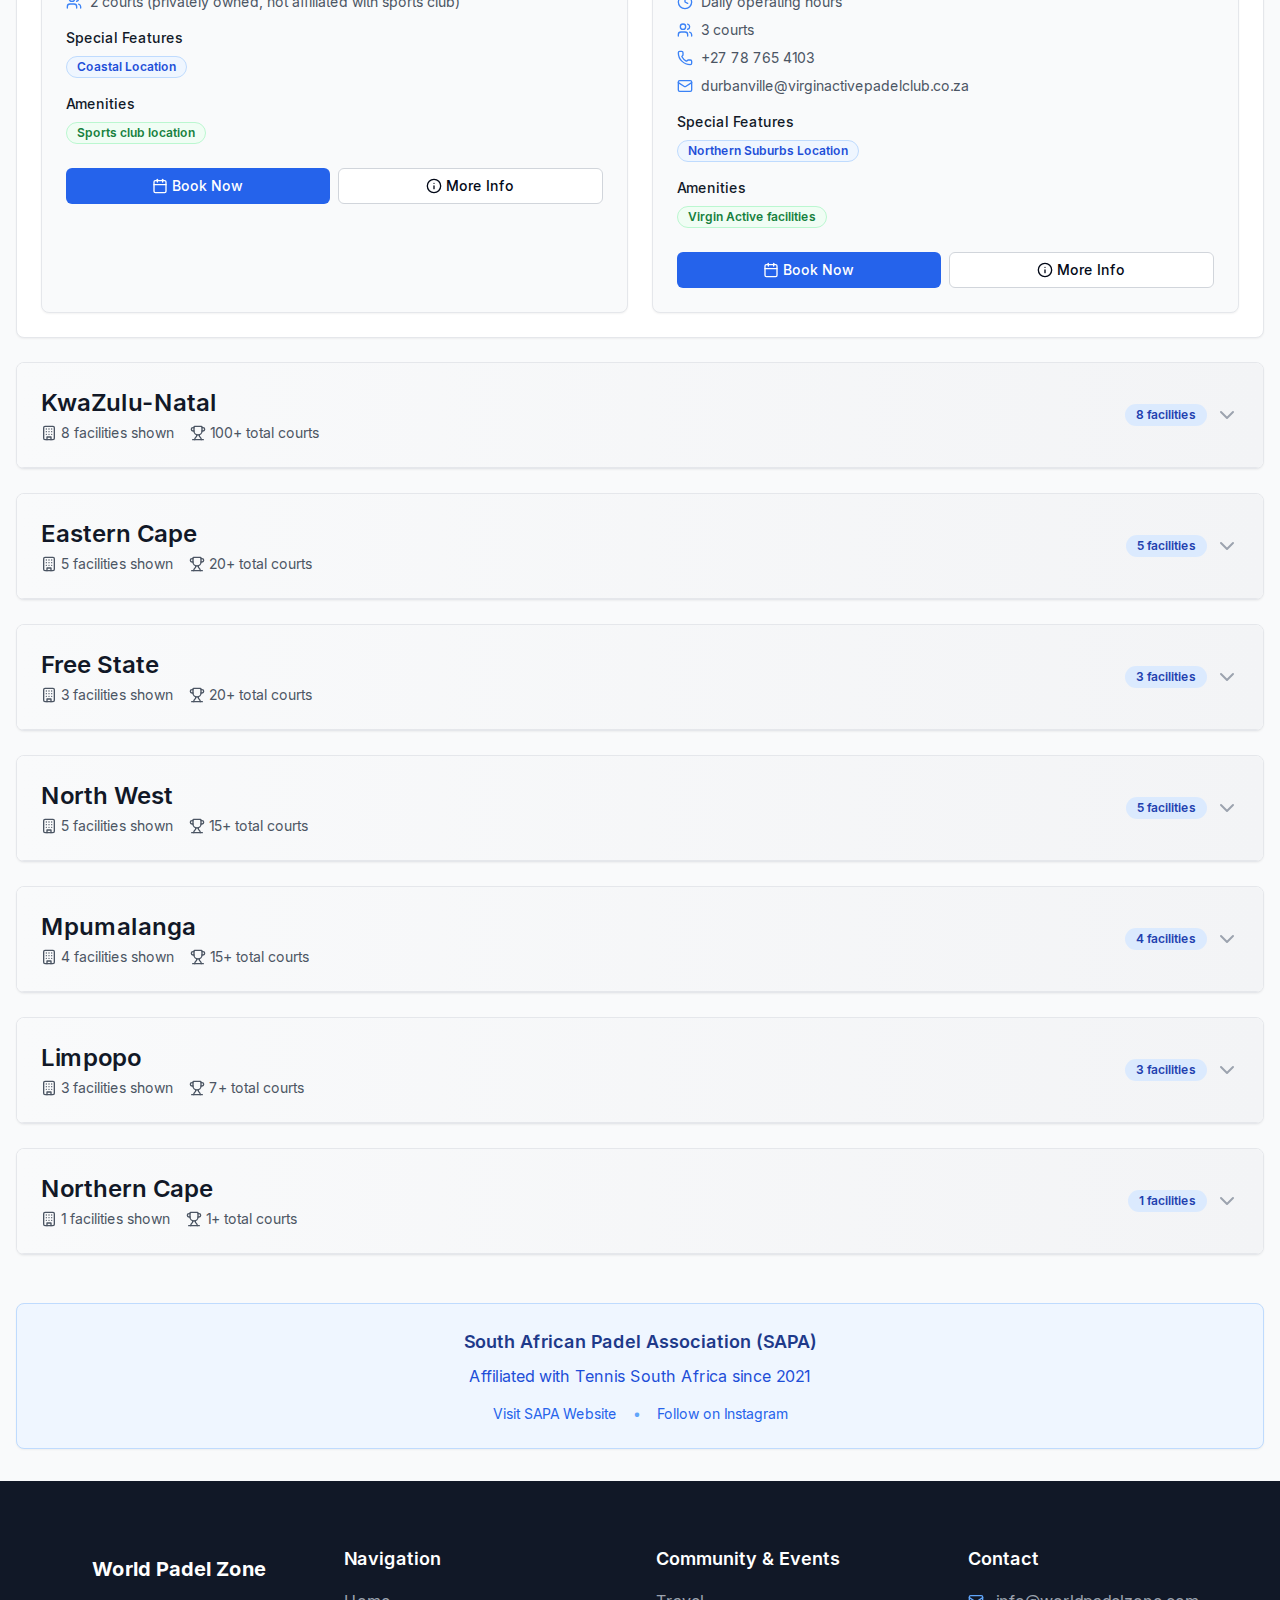
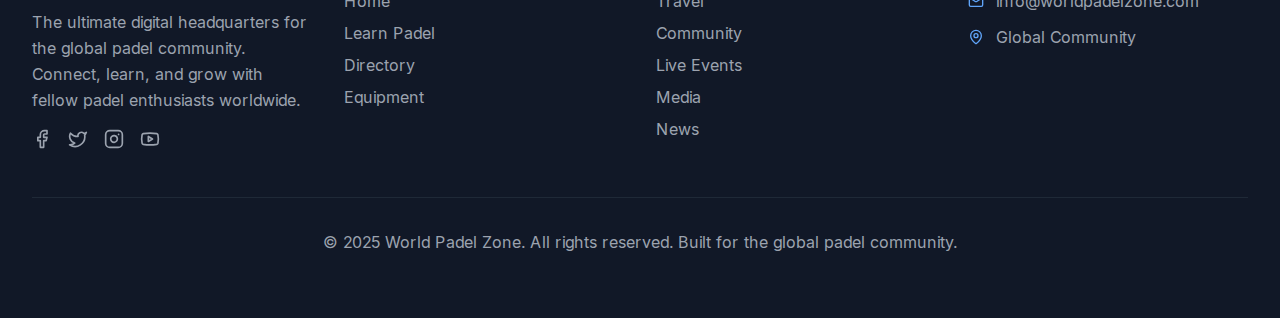
<file: directory/index.html>
<!DOCTYPE html><html lang="en" class="scroll-smooth"><head><meta charSet="utf-8"/><meta name="viewport" content="width=device-width, initial-scale=1"/><link rel="preload" href="/_next/static/media/e4af272ccee01ff0-s.p.woff2" as="font" crossorigin="" type="font/woff2"/><link rel="stylesheet" href="/_next/static/css/e14a72f41a42b88f.css" data-precedence="next"/><link rel="preload" as="script" fetchPriority="low" href="/_next/static/chunks/webpack-fb70f309cb46618b.js"/><script src="/_next/static/chunks/618f8807-b54e809c518fac20.js" async=""></script><script src="/_next/static/chunks/364-5d1fcf51a9637684.js" async=""></script><script src="/_next/static/chunks/main-app-6918144a5032414b.js" async=""></script><script src="/_next/static/chunks/844-6a968adcac830099.js" async=""></script><script src="/_next/static/chunks/app/directory/page-308bf141f75196be.js" async=""></script><script src="/_next/static/chunks/323-da834c4f60e2663b.js" async=""></script><script src="/_next/static/chunks/991-5d3cee712e6ac2e0.js" async=""></script><script src="/_next/static/chunks/755-29d3cc4884b84ec7.js" async=""></script><script src="/_next/static/chunks/867-b5d9a9b763d13817.js" async=""></script><script src="/_next/static/chunks/app/layout-d9c5a8bab7bcf12f.js" async=""></script><link rel="icon" href="/favicon.ico" sizes="any"/><title>World Padel Zone - Global Padel Community Hub</title><meta name="description" content="The ultimate digital headquarters for the global padel community. Learn, play, connect, and explore the world of padel."/><meta name="author" content="World Padel Zone"/><meta name="keywords" content="padel, tennis, sports, community, equipment, travel, tournaments, news"/><meta name="robots" content="index, follow"/><meta property="og:title" content="World Padel Zone - Global Padel Community Hub"/><meta property="og:description" content="The ultimate digital headquarters for the global padel community."/><meta property="og:locale" content="en_US"/><meta property="og:type" content="website"/><meta name="twitter:card" content="summary_large_image"/><meta name="twitter:title" content="World Padel Zone - Global Padel Community Hub"/><meta name="twitter:description" content="The ultimate digital headquarters for the global padel community."/><link rel="shortcut icon" href="/favicon.ico"/><link rel="icon" href="/favicon.ico"/><link rel="apple-touch-icon" href="/favicon.ico"/><meta name="next-size-adjust"/><script src="/_next/static/chunks/polyfills-42372ed130431b0a.js" noModule=""></script></head><body class="__className_e8ce0c antialiased bg-white text-gray-900"><nav class="fixed top-0 left-0 right-0 z-50 transition-all duration-300 bg-white/95 backdrop-blur-md shadow-md border-b border-gray-200"><div class="container-custom"><div class="flex items-center justify-between h-16 lg:h-20"><a class="flex items-center space-x-3" href="/"><div class="relative w-12 h-12"><img alt="World Padel Zone Logo" loading="lazy" decoding="async" data-nimg="fill" class="object-contain rounded-lg" style="position:absolute;height:100%;width:100%;left:0;top:0;right:0;bottom:0;color:transparent" src="/images/logo_wpz.png"/></div><span class="text-xl font-bold transition-colors duration-300 text-gray-900">World Padel Zone</span></a><div class="hidden lg:flex items-center space-x-8"><a class="font-medium transition-all duration-300 relative group text-gray-900 hover:text-blue-600 " href="/">Home<span class="absolute bottom-0 left-0 w-0 h-0.5 transition-all duration-300 group-hover:w-full bg-blue-600"></span></a><a class="font-medium transition-all duration-300 relative group text-gray-900 hover:text-blue-600 " href="/learn-padel/">Learn Padel<span class="absolute bottom-0 left-0 w-0 h-0.5 transition-all duration-300 group-hover:w-full bg-blue-600"></span></a><a class="font-medium transition-all duration-300 relative group text-gray-900 hover:text-blue-600 " href="/directory/">Directory<span class="absolute bottom-0 left-0 w-0 h-0.5 transition-all duration-300 group-hover:w-full bg-blue-600"></span></a><a class="font-medium transition-all duration-300 relative group text-gray-900 hover:text-blue-600 " href="/equipment/">Equipment<span class="absolute bottom-0 left-0 w-0 h-0.5 transition-all duration-300 group-hover:w-full bg-blue-600"></span></a><a class="font-medium transition-all duration-300 relative group text-gray-900 hover:text-blue-600 " href="/travel/">Travel<span class="absolute bottom-0 left-0 w-0 h-0.5 transition-all duration-300 group-hover:w-full bg-blue-600"></span></a><a class="font-medium transition-all duration-300 relative group text-gray-900 hover:text-blue-600 " href="/community/">Community<span class="absolute bottom-0 left-0 w-0 h-0.5 transition-all duration-300 group-hover:w-full bg-blue-600"></span></a><a class="font-medium transition-all duration-300 relative group text-gray-900 hover:text-blue-600 " href="/events/">Live Events<span class="absolute bottom-0 left-0 w-0 h-0.5 transition-all duration-300 group-hover:w-full bg-blue-600"></span></a><a class="font-medium transition-all duration-300 relative group text-gray-900 hover:text-blue-600 " href="/media/">Media<span class="absolute bottom-0 left-0 w-0 h-0.5 transition-all duration-300 group-hover:w-full bg-blue-600"></span></a><a class="font-medium transition-all duration-300 relative group text-gray-900 hover:text-blue-600 " href="/news/">News<span class="absolute bottom-0 left-0 w-0 h-0.5 transition-all duration-300 group-hover:w-full bg-blue-600"></span></a><div class="ml-4 pl-4 border-l border-gray-300"><div class="flex items-center space-x-2 text-sm text-gray-600"><svg xmlns="http://www.w3.org/2000/svg" width="24" height="24" viewBox="0 0 24 24" fill="none" stroke="currentColor" stroke-width="2" stroke-linecap="round" stroke-linejoin="round" class="lucide lucide-loader-circle h-4 w-4 animate-spin"><path d="M21 12a9 9 0 1 1-6.219-8.56"></path></svg><span>Detecting location...</span></div></div></div><button class="lg:hidden p-2 rounded-md transition-all duration-300 text-gray-900 hover:text-blue-600 hover:bg-gray-100"><svg xmlns="http://www.w3.org/2000/svg" width="24" height="24" viewBox="0 0 24 24" fill="none" stroke="currentColor" stroke-width="2" stroke-linecap="round" stroke-linejoin="round" class="lucide lucide-menu"><line x1="4" x2="20" y1="12" y2="12"></line><line x1="4" x2="20" y1="6" y2="6"></line><line x1="4" x2="20" y1="18" y2="18"></line></svg></button></div></div></nav><main class="min-h-screen pb-20 lg:pb-0 pt-16 lg:pt-20"><div class="min-h-screen bg-gray-50"><div class="bg-gradient-to-br from-blue-600 via-blue-700 to-blue-800 text-white"><div class="max-w-7xl mx-auto px-4 py-12"><div class="text-center mb-8"><h1 class="text-4xl md:text-5xl font-bold mb-4">South Africa Padel Courts Directory</h1><p class="text-xl text-blue-100 mb-6">Find and book padel courts across all 9 provinces</p></div><div class="grid grid-cols-2 md:grid-cols-4 gap-4 max-w-4xl mx-auto"><div class="bg-white/10 backdrop-blur-sm rounded-lg p-4 text-center"><div class="text-2xl md:text-3xl font-bold">286<!-- -->+</div><div class="text-sm text-blue-100">Facilities</div></div><div class="bg-white/10 backdrop-blur-sm rounded-lg p-4 text-center"><div class="text-2xl md:text-3xl font-bold">864<!-- -->+</div><div class="text-sm text-blue-100">Courts</div></div><div class="bg-white/10 backdrop-blur-sm rounded-lg p-4 text-center"><div class="text-2xl md:text-3xl font-bold">100<!-- -->K+</div><div class="text-sm text-blue-100">Players</div></div><div class="bg-white/10 backdrop-blur-sm rounded-lg p-4 text-center"><div class="text-2xl md:text-3xl font-bold">9</div><div class="text-sm text-blue-100">Provinces</div></div></div></div></div><div class="max-w-7xl mx-auto px-4 py-8"><div class="rounded-lg border bg-card text-card-foreground mb-8 sticky top-4 z-10 shadow-lg transition-all duration-300 ease-in-out opacity-100 translate-y-0 pointer-events-auto"><div class="p-6"><div class="space-y-4"><div class="relative"><svg xmlns="http://www.w3.org/2000/svg" width="24" height="24" viewBox="0 0 24 24" fill="none" stroke="currentColor" stroke-width="2" stroke-linecap="round" stroke-linejoin="round" class="lucide lucide-search absolute left-3 top-1/2 transform -translate-y-1/2 text-gray-400 w-5 h-5"><circle cx="11" cy="11" r="8"></circle><path d="m21 21-4.3-4.3"></path></svg><input type="text" class="flex h-10 w-full rounded-md bg-background px-3 ring-offset-background file:border-0 file:bg-transparent file:text-sm file:font-medium placeholder:text-muted-foreground focus-visible:outline-none focus-visible:ring-2 focus-visible:ring-ring focus-visible:ring-offset-2 disabled:cursor-not-allowed disabled:opacity-50 pl-10 pr-10 py-3 text-base border-2 border-gray-200 focus:border-blue-500" placeholder="Search for courts, locations, or facilities..." value=""/></div><div class="flex flex-wrap gap-2"><button class="inline-flex items-center justify-center whitespace-nowrap text-sm font-medium ring-offset-background transition-colors focus-visible:outline-none focus-visible:ring-2 focus-visible:ring-ring focus-visible:ring-offset-2 disabled:pointer-events-none disabled:opacity-50 bg-primary text-primary-foreground hover:bg-primary/90 h-9 px-3 rounded-full">All Provinces</button><button class="inline-flex items-center justify-center whitespace-nowrap text-sm font-medium ring-offset-background transition-colors focus-visible:outline-none focus-visible:ring-2 focus-visible:ring-ring focus-visible:ring-offset-2 disabled:pointer-events-none disabled:opacity-50 border border-input bg-background hover:bg-accent hover:text-accent-foreground h-9 px-3 rounded-full">Western Cape</button><button class="inline-flex items-center justify-center whitespace-nowrap text-sm font-medium ring-offset-background transition-colors focus-visible:outline-none focus-visible:ring-2 focus-visible:ring-ring focus-visible:ring-offset-2 disabled:pointer-events-none disabled:opacity-50 border border-input bg-background hover:bg-accent hover:text-accent-foreground h-9 px-3 rounded-full">Gauteng</button><button class="inline-flex items-center justify-center whitespace-nowrap text-sm font-medium ring-offset-background transition-colors focus-visible:outline-none focus-visible:ring-2 focus-visible:ring-ring focus-visible:ring-offset-2 disabled:pointer-events-none disabled:opacity-50 border border-input bg-background hover:bg-accent hover:text-accent-foreground h-9 px-3 rounded-full">KwaZulu-Natal</button><button class="inline-flex items-center justify-center whitespace-nowrap text-sm font-medium ring-offset-background transition-colors focus-visible:outline-none focus-visible:ring-2 focus-visible:ring-ring focus-visible:ring-offset-2 disabled:pointer-events-none disabled:opacity-50 border border-input bg-background hover:bg-accent hover:text-accent-foreground h-9 px-3 rounded-full">Eastern Cape</button><button class="inline-flex items-center justify-center whitespace-nowrap text-sm font-medium ring-offset-background transition-colors focus-visible:outline-none focus-visible:ring-2 focus-visible:ring-ring focus-visible:ring-offset-2 disabled:pointer-events-none disabled:opacity-50 border border-input bg-background hover:bg-accent hover:text-accent-foreground h-9 px-3 rounded-full">Free State</button><button class="inline-flex items-center justify-center whitespace-nowrap text-sm font-medium ring-offset-background transition-colors focus-visible:outline-none focus-visible:ring-2 focus-visible:ring-ring focus-visible:ring-offset-2 disabled:pointer-events-none disabled:opacity-50 border border-input bg-background hover:bg-accent hover:text-accent-foreground h-9 px-3 rounded-full">North West</button><button class="inline-flex items-center justify-center whitespace-nowrap text-sm font-medium ring-offset-background transition-colors focus-visible:outline-none focus-visible:ring-2 focus-visible:ring-ring focus-visible:ring-offset-2 disabled:pointer-events-none disabled:opacity-50 border border-input bg-background hover:bg-accent hover:text-accent-foreground h-9 px-3 rounded-full">Mpumalanga</button><button class="inline-flex items-center justify-center whitespace-nowrap text-sm font-medium ring-offset-background transition-colors focus-visible:outline-none focus-visible:ring-2 focus-visible:ring-ring focus-visible:ring-offset-2 disabled:pointer-events-none disabled:opacity-50 border border-input bg-background hover:bg-accent hover:text-accent-foreground h-9 px-3 rounded-full">Limpopo</button><button class="inline-flex items-center justify-center whitespace-nowrap text-sm font-medium ring-offset-background transition-colors focus-visible:outline-none focus-visible:ring-2 focus-visible:ring-ring focus-visible:ring-offset-2 disabled:pointer-events-none disabled:opacity-50 border border-input bg-background hover:bg-accent hover:text-accent-foreground h-9 px-3 rounded-full">Northern Cape</button><button class="inline-flex items-center justify-center whitespace-nowrap text-sm font-medium ring-offset-background transition-colors focus-visible:outline-none focus-visible:ring-2 focus-visible:ring-ring focus-visible:ring-offset-2 disabled:pointer-events-none disabled:opacity-50 border border-input bg-background hover:bg-accent hover:text-accent-foreground h-9 px-3 rounded-full">Premium Facilities</button><button class="inline-flex items-center justify-center whitespace-nowrap text-sm font-medium ring-offset-background transition-colors focus-visible:outline-none focus-visible:ring-2 focus-visible:ring-ring focus-visible:ring-offset-2 disabled:pointer-events-none disabled:opacity-50 border border-input bg-background hover:bg-accent hover:text-accent-foreground h-9 px-3 rounded-full">Standard</button><button class="inline-flex items-center justify-center whitespace-nowrap text-sm font-medium ring-offset-background transition-colors focus-visible:outline-none focus-visible:ring-2 focus-visible:ring-ring focus-visible:ring-offset-2 disabled:pointer-events-none disabled:opacity-50 border border-input bg-background hover:bg-accent hover:text-accent-foreground h-9 px-3 rounded-full">Budget</button></div><div class="text-sm text-gray-600">Showing <!-- -->62<!-- --> of <!-- -->62<!-- --> facilities</div></div></div></div><div class="space-y-6"><div class="rounded-lg border bg-card text-card-foreground shadow-sm overflow-hidden"><div class="bg-gradient-to-r from-gray-50 to-gray-100 p-6 cursor-pointer hover:from-gray-100 hover:to-gray-150 transition-colors border-b"><div class="flex justify-between items-center"><div class="flex items-center gap-4"><div><h2 class="text-2xl font-semibold text-gray-900 mb-1">Gauteng</h2><div class="flex items-center gap-4 text-sm text-gray-600"><div class="flex items-center gap-1"><svg xmlns="http://www.w3.org/2000/svg" width="24" height="24" viewBox="0 0 24 24" fill="none" stroke="currentColor" stroke-width="2" stroke-linecap="round" stroke-linejoin="round" class="lucide lucide-building w-4 h-4"><rect width="16" height="20" x="4" y="2" rx="2" ry="2"></rect><path d="M9 22v-4h6v4"></path><path d="M8 6h.01"></path><path d="M16 6h.01"></path><path d="M12 6h.01"></path><path d="M12 10h.01"></path><path d="M12 14h.01"></path><path d="M16 10h.01"></path><path d="M16 14h.01"></path><path d="M8 10h.01"></path><path d="M8 14h.01"></path></svg><span>13<!-- --> facilities shown</span></div><div class="flex items-center gap-1"><svg xmlns="http://www.w3.org/2000/svg" width="24" height="24" viewBox="0 0 24 24" fill="none" stroke="currentColor" stroke-width="2" stroke-linecap="round" stroke-linejoin="round" class="lucide lucide-trophy w-4 h-4"><path d="M6 9H4.5a2.5 2.5 0 0 1 0-5H6"></path><path d="M18 9h1.5a2.5 2.5 0 0 0 0-5H18"></path><path d="M4 22h16"></path><path d="M10 14.66V17c0 .55-.47.98-.97 1.21C7.85 18.75 7 20.24 7 22"></path><path d="M14 14.66V17c0 .55.47.98.97 1.21C16.15 18.75 17 20.24 17 22"></path><path d="M18 2H6v7a6 6 0 0 0 12 0V2Z"></path></svg><span>250<!-- -->+ total courts</span></div></div></div></div><div class="flex items-center gap-2"><div class="inline-flex items-center rounded-full border px-2.5 py-0.5 text-xs font-semibold transition-colors focus:outline-none focus:ring-2 focus:ring-ring focus:ring-offset-2 border-transparent hover:bg-secondary/80 bg-blue-100 text-blue-800">13<!-- --> facilities</div><svg xmlns="http://www.w3.org/2000/svg" width="24" height="24" viewBox="0 0 24 24" fill="none" stroke="currentColor" stroke-width="2" stroke-linecap="round" stroke-linejoin="round" class="lucide lucide-chevron-up w-6 h-6 text-gray-400"><path d="m18 15-6-6-6 6"></path></svg></div></div></div><div class="p-6"><div class="grid grid-cols-1 lg:grid-cols-2 gap-6"><div class="rounded-lg text-card-foreground shadow-sm group hover:shadow-lg transition-all duration-300 hover:-translate-y-1 border border-gray-200 bg-gray-50"><div class="flex flex-col space-y-1.5 p-6 pb-3"><div class="flex justify-between items-start gap-3"><div class="flex-1"><h3 class="text-xl font-semibold text-gray-900 mb-1 group-hover:text-blue-600 transition-colors">Africa Padel Dunkeld</h3></div><div class="inline-flex items-center rounded-full border px-2.5 py-0.5 text-xs transition-colors focus:outline-none focus:ring-2 focus:ring-ring focus:ring-offset-2 hover:bg-primary/80 bg-blue-100 text-blue-800 border-blue-200 font-medium">Premium</div></div></div><div class="p-6 pt-0 space-y-4"><div class="space-y-2"><div class="flex items-start gap-2 text-sm text-gray-600"><svg xmlns="http://www.w3.org/2000/svg" width="24" height="24" viewBox="0 0 24 24" fill="none" stroke="currentColor" stroke-width="2" stroke-linecap="round" stroke-linejoin="round" class="lucide lucide-map-pin w-4 h-4 text-blue-500 mt-0.5 flex-shrink-0"><path d="M20 10c0 4.993-5.539 10.193-7.399 11.799a1 1 0 0 1-1.202 0C9.539 20.193 4 14.993 4 10a8 8 0 0 1 16 0"></path><circle cx="12" cy="10" r="3"></circle></svg><span class="flex-1">Dunkeld, Johannesburg</span></div><div class="flex items-center gap-2 text-sm text-gray-600"><svg xmlns="http://www.w3.org/2000/svg" width="24" height="24" viewBox="0 0 24 24" fill="none" stroke="currentColor" stroke-width="2" stroke-linecap="round" stroke-linejoin="round" class="lucide lucide-clock w-4 h-4 text-blue-500 flex-shrink-0"><circle cx="12" cy="12" r="10"></circle><polyline points="12 6 12 12 16 14"></polyline></svg><span>Daily operating hours</span></div><div class="flex items-center gap-2 text-sm text-gray-600"><svg xmlns="http://www.w3.org/2000/svg" width="24" height="24" viewBox="0 0 24 24" fill="none" stroke="currentColor" stroke-width="2" stroke-linecap="round" stroke-linejoin="round" class="lucide lucide-users w-4 h-4 text-blue-500 flex-shrink-0"><path d="M16 21v-2a4 4 0 0 0-4-4H6a4 4 0 0 0-4 4v2"></path><circle cx="9" cy="7" r="4"></circle><path d="M22 21v-2a4 4 0 0 0-3-3.87"></path><path d="M16 3.13a4 4 0 0 1 0 7.75"></path></svg><span>5 courts</span></div></div><div class="space-y-2"><h4 class="text-sm font-medium text-gray-900">Special Features</h4><div class="flex flex-wrap gap-1"><div class="inline-flex items-center rounded-full border px-2.5 py-0.5 font-semibold transition-colors focus:outline-none focus:ring-2 focus:ring-ring focus:ring-offset-2 hover:bg-secondary/80 text-xs bg-blue-50 text-blue-700 border-blue-200">Recently Opened 2024</div><div class="inline-flex items-center rounded-full border px-2.5 py-0.5 font-semibold transition-colors focus:outline-none focus:ring-2 focus:ring-ring focus:ring-offset-2 hover:bg-secondary/80 text-xs bg-blue-50 text-blue-700 border-blue-200">Sports Viewing</div></div></div><div class="space-y-2"><h4 class="text-sm font-medium text-gray-900">Amenities</h4><div class="flex flex-wrap gap-1"><div class="inline-flex items-center rounded-full border px-2.5 py-0.5 font-semibold transition-colors focus:outline-none focus:ring-2 focus:ring-ring focus:ring-offset-2 text-xs bg-green-50 text-green-700 border-green-200">Restaurant</div><div class="inline-flex items-center rounded-full border px-2.5 py-0.5 font-semibold transition-colors focus:outline-none focus:ring-2 focus:ring-ring focus:ring-offset-2 text-xs bg-green-50 text-green-700 border-green-200">Sports viewing screen</div></div></div><div class="flex gap-2 pt-2"><button class="inline-flex items-center justify-center whitespace-nowrap text-sm font-medium ring-offset-background transition-colors focus-visible:outline-none focus-visible:ring-2 focus-visible:ring-ring focus-visible:ring-offset-2 disabled:pointer-events-none disabled:opacity-50 h-9 rounded-md px-3 flex-1 bg-blue-600 hover:bg-blue-700 text-white"><svg xmlns="http://www.w3.org/2000/svg" width="24" height="24" viewBox="0 0 24 24" fill="none" stroke="currentColor" stroke-width="2" stroke-linecap="round" stroke-linejoin="round" class="lucide lucide-calendar w-4 h-4 mr-1"><path d="M8 2v4"></path><path d="M16 2v4"></path><rect width="18" height="18" x="3" y="4" rx="2"></rect><path d="M3 10h18"></path></svg>Book Now</button><button class="inline-flex items-center justify-center whitespace-nowrap text-sm font-medium ring-offset-background transition-colors focus-visible:outline-none focus-visible:ring-2 focus-visible:ring-ring focus-visible:ring-offset-2 disabled:pointer-events-none disabled:opacity-50 border bg-background hover:text-accent-foreground h-9 rounded-md px-3 flex-1 border-gray-300 hover:bg-gray-50"><svg xmlns="http://www.w3.org/2000/svg" width="24" height="24" viewBox="0 0 24 24" fill="none" stroke="currentColor" stroke-width="2" stroke-linecap="round" stroke-linejoin="round" class="lucide lucide-info w-4 h-4 mr-1"><circle cx="12" cy="12" r="10"></circle><path d="M12 16v-4"></path><path d="M12 8h.01"></path></svg>More Info</button></div></div></div><div class="rounded-lg text-card-foreground shadow-sm group hover:shadow-lg transition-all duration-300 hover:-translate-y-1 border border-gray-200 bg-gray-50"><div class="flex flex-col space-y-1.5 p-6 pb-3"><div class="flex justify-between items-start gap-3"><div class="flex-1"><h3 class="text-xl font-semibold text-gray-900 mb-1 group-hover:text-blue-600 transition-colors">Africa Padel Sandton</h3></div><div class="inline-flex items-center rounded-full border px-2.5 py-0.5 text-xs transition-colors focus:outline-none focus:ring-2 focus:ring-ring focus:ring-offset-2 hover:bg-primary/80 bg-blue-100 text-blue-800 border-blue-200 font-medium">Premium</div></div></div><div class="p-6 pt-0 space-y-4"><div class="space-y-2"><div class="flex items-start gap-2 text-sm text-gray-600"><svg xmlns="http://www.w3.org/2000/svg" width="24" height="24" viewBox="0 0 24 24" fill="none" stroke="currentColor" stroke-width="2" stroke-linecap="round" stroke-linejoin="round" class="lucide lucide-map-pin w-4 h-4 text-blue-500 mt-0.5 flex-shrink-0"><path d="M20 10c0 4.993-5.539 10.193-7.399 11.799a1 1 0 0 1-1.202 0C9.539 20.193 4 14.993 4 10a8 8 0 0 1 16 0"></path><circle cx="12" cy="10" r="3"></circle></svg><span class="flex-1">181 Empire Place, Cnr Wierda Rd West, Sandhurst, Sandton, 2196</span></div><div class="flex items-center gap-2 text-sm text-gray-600"><svg xmlns="http://www.w3.org/2000/svg" width="24" height="24" viewBox="0 0 24 24" fill="none" stroke="currentColor" stroke-width="2" stroke-linecap="round" stroke-linejoin="round" class="lucide lucide-clock w-4 h-4 text-blue-500 flex-shrink-0"><circle cx="12" cy="12" r="10"></circle><polyline points="12 6 12 12 16 14"></polyline></svg><span>06:00-22:00 daily</span></div><div class="flex items-center gap-2 text-sm text-gray-600"><svg xmlns="http://www.w3.org/2000/svg" width="24" height="24" viewBox="0 0 24 24" fill="none" stroke="currentColor" stroke-width="2" stroke-linecap="round" stroke-linejoin="round" class="lucide lucide-users w-4 h-4 text-blue-500 flex-shrink-0"><path d="M16 21v-2a4 4 0 0 0-4-4H6a4 4 0 0 0-4 4v2"></path><circle cx="9" cy="7" r="4"></circle><path d="M22 21v-2a4 4 0 0 0-3-3.87"></path><path d="M16 3.13a4 4 0 0 1 0 7.75"></path></svg><span>6 courts (largest padel venue on the continent - 4,200 sqm)</span></div><div class="flex items-center gap-2 text-sm text-gray-600"><svg xmlns="http://www.w3.org/2000/svg" width="24" height="24" viewBox="0 0 24 24" fill="none" stroke="currentColor" stroke-width="2" stroke-linecap="round" stroke-linejoin="round" class="lucide lucide-mail w-4 h-4 text-blue-500 flex-shrink-0"><rect width="20" height="16" x="2" y="4" rx="2"></rect><path d="m22 7-8.97 5.7a1.94 1.94 0 0 1-2.06 0L2 7"></path></svg><a href="mailto:info@africapadel.com" class="hover:text-blue-600 transition-colors">info@africapadel.com</a></div></div><div class="space-y-2"><h4 class="text-sm font-medium text-gray-900">Special Features</h4><div class="flex flex-wrap gap-1"><div class="inline-flex items-center rounded-full border px-2.5 py-0.5 font-semibold transition-colors focus:outline-none focus:ring-2 focus:ring-ring focus:ring-offset-2 hover:bg-secondary/80 text-xs bg-blue-50 text-blue-700 border-blue-200">Largest Venue on Continent</div><div class="inline-flex items-center rounded-full border px-2.5 py-0.5 font-semibold transition-colors focus:outline-none focus:ring-2 focus:ring-ring focus:ring-offset-2 hover:bg-secondary/80 text-xs bg-blue-50 text-blue-700 border-blue-200">Premium Location</div></div></div><div class="space-y-2"><h4 class="text-sm font-medium text-gray-900">Amenities</h4><div class="flex flex-wrap gap-1"><div class="inline-flex items-center rounded-full border px-2.5 py-0.5 font-semibold transition-colors focus:outline-none focus:ring-2 focus:ring-ring focus:ring-offset-2 text-xs bg-green-50 text-green-700 border-green-200">Naked Coffee</div><div class="inline-flex items-center rounded-full border px-2.5 py-0.5 font-semibold transition-colors focus:outline-none focus:ring-2 focus:ring-ring focus:ring-offset-2 text-xs bg-green-50 text-green-700 border-green-200">Restaurant</div><div class="inline-flex items-center rounded-full border px-2.5 py-0.5 font-semibold transition-colors focus:outline-none focus:ring-2 focus:ring-ring focus:ring-offset-2 text-xs bg-green-50 text-green-700 border-green-200">Pro shop</div><div class="inline-flex items-center rounded-full border px-2.5 py-0.5 font-semibold transition-colors focus:outline-none focus:ring-2 focus:ring-ring focus:ring-offset-2 text-xs bg-green-50 text-green-700 border-green-200">Spectator area</div></div></div><div class="flex gap-2 pt-2"><button class="inline-flex items-center justify-center whitespace-nowrap text-sm font-medium ring-offset-background transition-colors focus-visible:outline-none focus-visible:ring-2 focus-visible:ring-ring focus-visible:ring-offset-2 disabled:pointer-events-none disabled:opacity-50 h-9 rounded-md px-3 flex-1 bg-blue-600 hover:bg-blue-700 text-white"><svg xmlns="http://www.w3.org/2000/svg" width="24" height="24" viewBox="0 0 24 24" fill="none" stroke="currentColor" stroke-width="2" stroke-linecap="round" stroke-linejoin="round" class="lucide lucide-calendar w-4 h-4 mr-1"><path d="M8 2v4"></path><path d="M16 2v4"></path><rect width="18" height="18" x="3" y="4" rx="2"></rect><path d="M3 10h18"></path></svg>Book Now</button><button class="inline-flex items-center justify-center whitespace-nowrap text-sm font-medium ring-offset-background transition-colors focus-visible:outline-none focus-visible:ring-2 focus-visible:ring-ring focus-visible:ring-offset-2 disabled:pointer-events-none disabled:opacity-50 border bg-background hover:text-accent-foreground h-9 rounded-md px-3 flex-1 border-gray-300 hover:bg-gray-50"><svg xmlns="http://www.w3.org/2000/svg" width="24" height="24" viewBox="0 0 24 24" fill="none" stroke="currentColor" stroke-width="2" stroke-linecap="round" stroke-linejoin="round" class="lucide lucide-info w-4 h-4 mr-1"><circle cx="12" cy="12" r="10"></circle><path d="M12 16v-4"></path><path d="M12 8h.01"></path></svg>More Info</button></div></div></div><div class="rounded-lg text-card-foreground shadow-sm group hover:shadow-lg transition-all duration-300 hover:-translate-y-1 border border-gray-200 bg-gray-50"><div class="flex flex-col space-y-1.5 p-6 pb-3"><div class="flex justify-between items-start gap-3"><div class="flex-1"><h3 class="text-xl font-semibold text-gray-900 mb-1 group-hover:text-blue-600 transition-colors">ClubPadel Pirates (Greenside)</h3></div><div class="inline-flex items-center rounded-full border px-2.5 py-0.5 text-xs transition-colors focus:outline-none focus:ring-2 focus:ring-ring focus:ring-offset-2 hover:bg-primary/80 bg-blue-100 text-blue-800 border-blue-200 font-medium">Premium</div></div></div><div class="p-6 pt-0 space-y-4"><div class="space-y-2"><div class="flex items-start gap-2 text-sm text-gray-600"><svg xmlns="http://www.w3.org/2000/svg" width="24" height="24" viewBox="0 0 24 24" fill="none" stroke="currentColor" stroke-width="2" stroke-linecap="round" stroke-linejoin="round" class="lucide lucide-map-pin w-4 h-4 text-blue-500 mt-0.5 flex-shrink-0"><path d="M20 10c0 4.993-5.539 10.193-7.399 11.799a1 1 0 0 1-1.202 0C9.539 20.193 4 14.993 4 10a8 8 0 0 1 16 0"></path><circle cx="12" cy="10" r="3"></circle></svg><span class="flex-1">4 Cruden Bay Road, Greenside, Randburg, 2193</span></div><div class="flex items-center gap-2 text-sm text-gray-600"><svg xmlns="http://www.w3.org/2000/svg" width="24" height="24" viewBox="0 0 24 24" fill="none" stroke="currentColor" stroke-width="2" stroke-linecap="round" stroke-linejoin="round" class="lucide lucide-clock w-4 h-4 text-blue-500 flex-shrink-0"><circle cx="12" cy="12" r="10"></circle><polyline points="12 6 12 12 16 14"></polyline></svg><span>Daily operating hours</span></div><div class="flex items-center gap-2 text-sm text-gray-600"><svg xmlns="http://www.w3.org/2000/svg" width="24" height="24" viewBox="0 0 24 24" fill="none" stroke="currentColor" stroke-width="2" stroke-linecap="round" stroke-linejoin="round" class="lucide lucide-users w-4 h-4 text-blue-500 flex-shrink-0"><path d="M16 21v-2a4 4 0 0 0-4-4H6a4 4 0 0 0-4 4v2"></path><circle cx="9" cy="7" r="4"></circle><path d="M22 21v-2a4 4 0 0 0-3-3.87"></path><path d="M16 3.13a4 4 0 0 1 0 7.75"></path></svg><span>5 state-of-the-art courts</span></div></div><div class="space-y-2"><h4 class="text-sm font-medium text-gray-900">Special Features</h4><div class="flex flex-wrap gap-1"><div class="inline-flex items-center rounded-full border px-2.5 py-0.5 font-semibold transition-colors focus:outline-none focus:ring-2 focus:ring-ring focus:ring-offset-2 hover:bg-secondary/80 text-xs bg-blue-50 text-blue-700 border-blue-200">Historic Location</div><div class="inline-flex items-center rounded-full border px-2.5 py-0.5 font-semibold transition-colors focus:outline-none focus:ring-2 focus:ring-ring focus:ring-offset-2 hover:bg-secondary/80 text-xs bg-blue-50 text-blue-700 border-blue-200">State-of-the-art Courts</div></div></div><div class="space-y-2"><h4 class="text-sm font-medium text-gray-900">Amenities</h4><div class="flex flex-wrap gap-1"><div class="inline-flex items-center rounded-full border px-2.5 py-0.5 font-semibold transition-colors focus:outline-none focus:ring-2 focus:ring-ring focus:ring-offset-2 text-xs bg-green-50 text-green-700 border-green-200">Historic sports club (founded 1888)</div></div></div><div class="flex gap-2 pt-2"><button class="inline-flex items-center justify-center whitespace-nowrap text-sm font-medium ring-offset-background transition-colors focus-visible:outline-none focus-visible:ring-2 focus-visible:ring-ring focus-visible:ring-offset-2 disabled:pointer-events-none disabled:opacity-50 h-9 rounded-md px-3 flex-1 bg-blue-600 hover:bg-blue-700 text-white"><svg xmlns="http://www.w3.org/2000/svg" width="24" height="24" viewBox="0 0 24 24" fill="none" stroke="currentColor" stroke-width="2" stroke-linecap="round" stroke-linejoin="round" class="lucide lucide-calendar w-4 h-4 mr-1"><path d="M8 2v4"></path><path d="M16 2v4"></path><rect width="18" height="18" x="3" y="4" rx="2"></rect><path d="M3 10h18"></path></svg>Book Now</button><button class="inline-flex items-center justify-center whitespace-nowrap text-sm font-medium ring-offset-background transition-colors focus-visible:outline-none focus-visible:ring-2 focus-visible:ring-ring focus-visible:ring-offset-2 disabled:pointer-events-none disabled:opacity-50 border bg-background hover:text-accent-foreground h-9 rounded-md px-3 flex-1 border-gray-300 hover:bg-gray-50"><svg xmlns="http://www.w3.org/2000/svg" width="24" height="24" viewBox="0 0 24 24" fill="none" stroke="currentColor" stroke-width="2" stroke-linecap="round" stroke-linejoin="round" class="lucide lucide-info w-4 h-4 mr-1"><circle cx="12" cy="12" r="10"></circle><path d="M12 16v-4"></path><path d="M12 8h.01"></path></svg>More Info</button></div></div></div><div class="rounded-lg text-card-foreground shadow-sm group hover:shadow-lg transition-all duration-300 hover:-translate-y-1 border border-gray-200 bg-gray-50"><div class="flex flex-col space-y-1.5 p-6 pb-3"><div class="flex justify-between items-start gap-3"><div class="flex-1"><h3 class="text-xl font-semibold text-gray-900 mb-1 group-hover:text-blue-600 transition-colors">Indoor Padel Revolution (IPR)</h3></div><div class="inline-flex items-center rounded-full border px-2.5 py-0.5 text-xs transition-colors focus:outline-none focus:ring-2 focus:ring-ring focus:ring-offset-2 hover:bg-primary/80 bg-blue-100 text-blue-800 border-blue-200 font-medium">Premium</div></div></div><div class="p-6 pt-0 space-y-4"><div class="space-y-2"><div class="flex items-start gap-2 text-sm text-gray-600"><svg xmlns="http://www.w3.org/2000/svg" width="24" height="24" viewBox="0 0 24 24" fill="none" stroke="currentColor" stroke-width="2" stroke-linecap="round" stroke-linejoin="round" class="lucide lucide-map-pin w-4 h-4 text-blue-500 mt-0.5 flex-shrink-0"><path d="M20 10c0 4.993-5.539 10.193-7.399 11.799a1 1 0 0 1-1.202 0C9.539 20.193 4 14.993 4 10a8 8 0 0 1 16 0"></path><circle cx="12" cy="10" r="3"></circle></svg><span class="flex-1">Laser Park (2km from Eagle Canyon &amp; Blueberry Square)</span></div><div class="flex items-center gap-2 text-sm text-gray-600"><svg xmlns="http://www.w3.org/2000/svg" width="24" height="24" viewBox="0 0 24 24" fill="none" stroke="currentColor" stroke-width="2" stroke-linecap="round" stroke-linejoin="round" class="lucide lucide-clock w-4 h-4 text-blue-500 flex-shrink-0"><circle cx="12" cy="12" r="10"></circle><polyline points="12 6 12 12 16 14"></polyline></svg><span>Daily operating hours</span></div><div class="flex items-center gap-2 text-sm text-gray-600"><svg xmlns="http://www.w3.org/2000/svg" width="24" height="24" viewBox="0 0 24 24" fill="none" stroke="currentColor" stroke-width="2" stroke-linecap="round" stroke-linejoin="round" class="lucide lucide-users w-4 h-4 text-blue-500 flex-shrink-0"><path d="M16 21v-2a4 4 0 0 0-4-4H6a4 4 0 0 0-4 4v2"></path><circle cx="9" cy="7" r="4"></circle><path d="M22 21v-2a4 4 0 0 0-3-3.87"></path><path d="M16 3.13a4 4 0 0 1 0 7.75"></path></svg><span>6 indoor courts</span></div><div class="flex items-center gap-2 text-sm text-gray-600"><svg xmlns="http://www.w3.org/2000/svg" width="24" height="24" viewBox="0 0 24 24" fill="none" stroke="currentColor" stroke-width="2" stroke-linecap="round" stroke-linejoin="round" class="lucide lucide-dollar-sign w-4 h-4 text-blue-500 flex-shrink-0"><line x1="12" x2="12" y1="2" y2="22"></line><path d="M17 5H9.5a3.5 3.5 0 0 0 0 7h5a3.5 3.5 0 0 1 0 7H6"></path></svg><span>R450/hour, R550/1.5hrs, R650/2hrs</span></div></div><div class="space-y-2"><h4 class="text-sm font-medium text-gray-900">Special Features</h4><div class="flex flex-wrap gap-1"><div class="inline-flex items-center rounded-full border px-2.5 py-0.5 font-semibold transition-colors focus:outline-none focus:ring-2 focus:ring-ring focus:ring-offset-2 hover:bg-secondary/80 text-xs bg-blue-50 text-blue-700 border-blue-200">Indoor Courts</div><div class="inline-flex items-center rounded-full border px-2.5 py-0.5 font-semibold transition-colors focus:outline-none focus:ring-2 focus:ring-ring focus:ring-offset-2 hover:bg-secondary/80 text-xs bg-blue-50 text-blue-700 border-blue-200">Generator Backup</div><div class="inline-flex items-center rounded-full border px-2.5 py-0.5 font-semibold transition-colors focus:outline-none focus:ring-2 focus:ring-ring focus:ring-offset-2 hover:bg-secondary/80 text-xs bg-blue-50 text-blue-700 border-blue-200">Portuguese Restaurant</div></div></div><div class="space-y-2"><h4 class="text-sm font-medium text-gray-900">Amenities</h4><div class="flex flex-wrap gap-1"><div class="inline-flex items-center rounded-full border px-2.5 py-0.5 font-semibold transition-colors focus:outline-none focus:ring-2 focus:ring-ring focus:ring-offset-2 text-xs bg-green-50 text-green-700 border-green-200">Portuguese restaurant (Vinha)</div><div class="inline-flex items-center rounded-full border px-2.5 py-0.5 font-semibold transition-colors focus:outline-none focus:ring-2 focus:ring-ring focus:ring-offset-2 text-xs bg-green-50 text-green-700 border-green-200">Coffee shop</div><div class="inline-flex items-center rounded-full border px-2.5 py-0.5 font-semibold transition-colors focus:outline-none focus:ring-2 focus:ring-ring focus:ring-offset-2 text-xs bg-green-50 text-green-700 border-green-200">Kids play area</div><div class="inline-flex items-center rounded-full border px-2.5 py-0.5 font-semibold transition-colors focus:outline-none focus:ring-2 focus:ring-ring focus:ring-offset-2 text-xs bg-green-50 text-green-700 border-green-200">Generator backup</div></div></div><div class="flex gap-2 pt-2"><button class="inline-flex items-center justify-center whitespace-nowrap text-sm font-medium ring-offset-background transition-colors focus-visible:outline-none focus-visible:ring-2 focus-visible:ring-ring focus-visible:ring-offset-2 disabled:pointer-events-none disabled:opacity-50 h-9 rounded-md px-3 flex-1 bg-blue-600 hover:bg-blue-700 text-white"><svg xmlns="http://www.w3.org/2000/svg" width="24" height="24" viewBox="0 0 24 24" fill="none" stroke="currentColor" stroke-width="2" stroke-linecap="round" stroke-linejoin="round" class="lucide lucide-calendar w-4 h-4 mr-1"><path d="M8 2v4"></path><path d="M16 2v4"></path><rect width="18" height="18" x="3" y="4" rx="2"></rect><path d="M3 10h18"></path></svg>Book Now</button><button class="inline-flex items-center justify-center whitespace-nowrap text-sm font-medium ring-offset-background transition-colors focus-visible:outline-none focus-visible:ring-2 focus-visible:ring-ring focus-visible:ring-offset-2 disabled:pointer-events-none disabled:opacity-50 border bg-background hover:text-accent-foreground h-9 rounded-md px-3 flex-1 border-gray-300 hover:bg-gray-50"><svg xmlns="http://www.w3.org/2000/svg" width="24" height="24" viewBox="0 0 24 24" fill="none" stroke="currentColor" stroke-width="2" stroke-linecap="round" stroke-linejoin="round" class="lucide lucide-info w-4 h-4 mr-1"><circle cx="12" cy="12" r="10"></circle><path d="M12 16v-4"></path><path d="M12 8h.01"></path></svg>More Info</button></div></div></div><div class="rounded-lg text-card-foreground shadow-sm group hover:shadow-lg transition-all duration-300 hover:-translate-y-1 border border-gray-200 bg-gray-50"><div class="flex flex-col space-y-1.5 p-6 pb-3"><div class="flex justify-between items-start gap-3"><div class="flex-1"><h3 class="text-xl font-semibold text-gray-900 mb-1 group-hover:text-blue-600 transition-colors">Match Padel Fourways</h3></div><div class="inline-flex items-center rounded-full border px-2.5 py-0.5 text-xs transition-colors focus:outline-none focus:ring-2 focus:ring-ring focus:ring-offset-2 hover:bg-primary/80 bg-blue-100 text-blue-800 border-blue-200 font-medium">Premium</div></div></div><div class="p-6 pt-0 space-y-4"><div class="space-y-2"><div class="flex items-start gap-2 text-sm text-gray-600"><svg xmlns="http://www.w3.org/2000/svg" width="24" height="24" viewBox="0 0 24 24" fill="none" stroke="currentColor" stroke-width="2" stroke-linecap="round" stroke-linejoin="round" class="lucide lucide-map-pin w-4 h-4 text-blue-500 mt-0.5 flex-shrink-0"><path d="M20 10c0 4.993-5.539 10.193-7.399 11.799a1 1 0 0 1-1.202 0C9.539 20.193 4 14.993 4 10a8 8 0 0 1 16 0"></path><circle cx="12" cy="10" r="3"></circle></svg><span class="flex-1">Cedar Square, Fourways</span></div><div class="flex items-center gap-2 text-sm text-gray-600"><svg xmlns="http://www.w3.org/2000/svg" width="24" height="24" viewBox="0 0 24 24" fill="none" stroke="currentColor" stroke-width="2" stroke-linecap="round" stroke-linejoin="round" class="lucide lucide-clock w-4 h-4 text-blue-500 flex-shrink-0"><circle cx="12" cy="12" r="10"></circle><polyline points="12 6 12 12 16 14"></polyline></svg><span>Daily operating hours</span></div><div class="flex items-center gap-2 text-sm text-gray-600"><svg xmlns="http://www.w3.org/2000/svg" width="24" height="24" viewBox="0 0 24 24" fill="none" stroke="currentColor" stroke-width="2" stroke-linecap="round" stroke-linejoin="round" class="lucide lucide-users w-4 h-4 text-blue-500 flex-shrink-0"><path d="M16 21v-2a4 4 0 0 0-4-4H6a4 4 0 0 0-4 4v2"></path><circle cx="9" cy="7" r="4"></circle><path d="M22 21v-2a4 4 0 0 0-3-3.87"></path><path d="M16 3.13a4 4 0 0 1 0 7.75"></path></svg><span>8 courts (first Match Padel Academy in South Africa)</span></div></div><div class="space-y-2"><h4 class="text-sm font-medium text-gray-900">Special Features</h4><div class="flex flex-wrap gap-1"><div class="inline-flex items-center rounded-full border px-2.5 py-0.5 font-semibold transition-colors focus:outline-none focus:ring-2 focus:ring-ring focus:ring-offset-2 hover:bg-secondary/80 text-xs bg-blue-50 text-blue-700 border-blue-200">First Match Padel Academy in SA</div><div class="inline-flex items-center rounded-full border px-2.5 py-0.5 font-semibold transition-colors focus:outline-none focus:ring-2 focus:ring-ring focus:ring-offset-2 hover:bg-secondary/80 text-xs bg-blue-50 text-blue-700 border-blue-200">Coaching Programs</div></div></div><div class="space-y-2"><h4 class="text-sm font-medium text-gray-900">Amenities</h4><div class="flex flex-wrap gap-1"><div class="inline-flex items-center rounded-full border px-2.5 py-0.5 font-semibold transition-colors focus:outline-none focus:ring-2 focus:ring-ring focus:ring-offset-2 text-xs bg-green-50 text-green-700 border-green-200">State-of-the-art facilities</div><div class="inline-flex items-center rounded-full border px-2.5 py-0.5 font-semibold transition-colors focus:outline-none focus:ring-2 focus:ring-ring focus:ring-offset-2 text-xs bg-green-50 text-green-700 border-green-200">Coaching programs</div></div></div><div class="flex gap-2 pt-2"><button class="inline-flex items-center justify-center whitespace-nowrap text-sm font-medium ring-offset-background transition-colors focus-visible:outline-none focus-visible:ring-2 focus-visible:ring-ring focus-visible:ring-offset-2 disabled:pointer-events-none disabled:opacity-50 h-9 rounded-md px-3 flex-1 bg-blue-600 hover:bg-blue-700 text-white"><svg xmlns="http://www.w3.org/2000/svg" width="24" height="24" viewBox="0 0 24 24" fill="none" stroke="currentColor" stroke-width="2" stroke-linecap="round" stroke-linejoin="round" class="lucide lucide-calendar w-4 h-4 mr-1"><path d="M8 2v4"></path><path d="M16 2v4"></path><rect width="18" height="18" x="3" y="4" rx="2"></rect><path d="M3 10h18"></path></svg>Book Now</button><button class="inline-flex items-center justify-center whitespace-nowrap text-sm font-medium ring-offset-background transition-colors focus-visible:outline-none focus-visible:ring-2 focus-visible:ring-ring focus-visible:ring-offset-2 disabled:pointer-events-none disabled:opacity-50 border bg-background hover:text-accent-foreground h-9 rounded-md px-3 flex-1 border-gray-300 hover:bg-gray-50"><svg xmlns="http://www.w3.org/2000/svg" width="24" height="24" viewBox="0 0 24 24" fill="none" stroke="currentColor" stroke-width="2" stroke-linecap="round" stroke-linejoin="round" class="lucide lucide-info w-4 h-4 mr-1"><circle cx="12" cy="12" r="10"></circle><path d="M12 16v-4"></path><path d="M12 8h.01"></path></svg>More Info</button></div></div></div><div class="rounded-lg text-card-foreground shadow-sm group hover:shadow-lg transition-all duration-300 hover:-translate-y-1 border border-gray-200 bg-gray-50"><div class="flex flex-col space-y-1.5 p-6 pb-3"><div class="flex justify-between items-start gap-3"><div class="flex-1"><h3 class="text-xl font-semibold text-gray-900 mb-1 group-hover:text-blue-600 transition-colors">The Padel Specialist (Kyalami)</h3></div><div class="inline-flex items-center rounded-full border px-2.5 py-0.5 text-xs transition-colors focus:outline-none focus:ring-2 focus:ring-ring focus:ring-offset-2 hover:bg-primary/80 bg-blue-100 text-blue-800 border-blue-200 font-medium">Premium</div></div></div><div class="p-6 pt-0 space-y-4"><div class="space-y-2"><div class="flex items-start gap-2 text-sm text-gray-600"><svg xmlns="http://www.w3.org/2000/svg" width="24" height="24" viewBox="0 0 24 24" fill="none" stroke="currentColor" stroke-width="2" stroke-linecap="round" stroke-linejoin="round" class="lucide lucide-map-pin w-4 h-4 text-blue-500 mt-0.5 flex-shrink-0"><path d="M20 10c0 4.993-5.539 10.193-7.399 11.799a1 1 0 0 1-1.202 0C9.539 20.193 4 14.993 4 10a8 8 0 0 1 16 0"></path><circle cx="12" cy="10" r="3"></circle></svg><span class="flex-1">227 Maple Road, Witpoortjie, Kyalami</span></div><div class="flex items-center gap-2 text-sm text-gray-600"><svg xmlns="http://www.w3.org/2000/svg" width="24" height="24" viewBox="0 0 24 24" fill="none" stroke="currentColor" stroke-width="2" stroke-linecap="round" stroke-linejoin="round" class="lucide lucide-clock w-4 h-4 text-blue-500 flex-shrink-0"><circle cx="12" cy="12" r="10"></circle><polyline points="12 6 12 12 16 14"></polyline></svg><span>Daily operating hours</span></div><div class="flex items-center gap-2 text-sm text-gray-600"><svg xmlns="http://www.w3.org/2000/svg" width="24" height="24" viewBox="0 0 24 24" fill="none" stroke="currentColor" stroke-width="2" stroke-linecap="round" stroke-linejoin="round" class="lucide lucide-users w-4 h-4 text-blue-500 flex-shrink-0"><path d="M16 21v-2a4 4 0 0 0-4-4H6a4 4 0 0 0-4 4v2"></path><circle cx="9" cy="7" r="4"></circle><path d="M22 21v-2a4 4 0 0 0-3-3.87"></path><path d="M16 3.13a4 4 0 0 1 0 7.75"></path></svg><span>4 courts (indoor championship + outdoor panoramic)</span></div></div><div class="space-y-2"><h4 class="text-sm font-medium text-gray-900">Special Features</h4><div class="flex flex-wrap gap-1"><div class="inline-flex items-center rounded-full border px-2.5 py-0.5 font-semibold transition-colors focus:outline-none focus:ring-2 focus:ring-ring focus:ring-offset-2 hover:bg-secondary/80 text-xs bg-blue-50 text-blue-700 border-blue-200">400-seater Arena</div><div class="inline-flex items-center rounded-full border px-2.5 py-0.5 font-semibold transition-colors focus:outline-none focus:ring-2 focus:ring-ring focus:ring-offset-2 hover:bg-secondary/80 text-xs bg-blue-50 text-blue-700 border-blue-200">Championship Court</div><div class="inline-flex items-center rounded-full border px-2.5 py-0.5 font-semibold transition-colors focus:outline-none focus:ring-2 focus:ring-ring focus:ring-offset-2 hover:bg-secondary/80 text-xs bg-blue-50 text-blue-700 border-blue-200">Bullpadel Pro Shop</div></div></div><div class="space-y-2"><h4 class="text-sm font-medium text-gray-900">Amenities</h4><div class="flex flex-wrap gap-1"><div class="inline-flex items-center rounded-full border px-2.5 py-0.5 font-semibold transition-colors focus:outline-none focus:ring-2 focus:ring-ring focus:ring-offset-2 text-xs bg-green-50 text-green-700 border-green-200">400-seater arena</div><div class="inline-flex items-center rounded-full border px-2.5 py-0.5 font-semibold transition-colors focus:outline-none focus:ring-2 focus:ring-ring focus:ring-offset-2 text-xs bg-green-50 text-green-700 border-green-200">Bullpadel pro shop</div><div class="inline-flex items-center rounded-full border px-2.5 py-0.5 font-semibold transition-colors focus:outline-none focus:ring-2 focus:ring-ring focus:ring-offset-2 text-xs bg-green-50 text-green-700 border-green-200">Seattle Coffee</div></div></div><div class="flex gap-2 pt-2"><button class="inline-flex items-center justify-center whitespace-nowrap text-sm font-medium ring-offset-background transition-colors focus-visible:outline-none focus-visible:ring-2 focus-visible:ring-ring focus-visible:ring-offset-2 disabled:pointer-events-none disabled:opacity-50 h-9 rounded-md px-3 flex-1 bg-blue-600 hover:bg-blue-700 text-white"><svg xmlns="http://www.w3.org/2000/svg" width="24" height="24" viewBox="0 0 24 24" fill="none" stroke="currentColor" stroke-width="2" stroke-linecap="round" stroke-linejoin="round" class="lucide lucide-calendar w-4 h-4 mr-1"><path d="M8 2v4"></path><path d="M16 2v4"></path><rect width="18" height="18" x="3" y="4" rx="2"></rect><path d="M3 10h18"></path></svg>Book Now</button><button class="inline-flex items-center justify-center whitespace-nowrap text-sm font-medium ring-offset-background transition-colors focus-visible:outline-none focus-visible:ring-2 focus-visible:ring-ring focus-visible:ring-offset-2 disabled:pointer-events-none disabled:opacity-50 border bg-background hover:text-accent-foreground h-9 rounded-md px-3 flex-1 border-gray-300 hover:bg-gray-50"><svg xmlns="http://www.w3.org/2000/svg" width="24" height="24" viewBox="0 0 24 24" fill="none" stroke="currentColor" stroke-width="2" stroke-linecap="round" stroke-linejoin="round" class="lucide lucide-info w-4 h-4 mr-1"><circle cx="12" cy="12" r="10"></circle><path d="M12 16v-4"></path><path d="M12 8h.01"></path></svg>More Info</button></div></div></div><div class="rounded-lg text-card-foreground shadow-sm group hover:shadow-lg transition-all duration-300 hover:-translate-y-1 border border-gray-200 bg-gray-50"><div class="flex flex-col space-y-1.5 p-6 pb-3"><div class="flex justify-between items-start gap-3"><div class="flex-1"><h3 class="text-xl font-semibold text-gray-900 mb-1 group-hover:text-blue-600 transition-colors">Wanderers Club Illovo</h3></div><div class="inline-flex items-center rounded-full border px-2.5 py-0.5 text-xs transition-colors focus:outline-none focus:ring-2 focus:ring-ring focus:ring-offset-2 hover:bg-primary/80 bg-blue-100 text-blue-800 border-blue-200 font-medium">Premium</div></div></div><div class="p-6 pt-0 space-y-4"><div class="space-y-2"><div class="flex items-start gap-2 text-sm text-gray-600"><svg xmlns="http://www.w3.org/2000/svg" width="24" height="24" viewBox="0 0 24 24" fill="none" stroke="currentColor" stroke-width="2" stroke-linecap="round" stroke-linejoin="round" class="lucide lucide-map-pin w-4 h-4 text-blue-500 mt-0.5 flex-shrink-0"><path d="M20 10c0 4.993-5.539 10.193-7.399 11.799a1 1 0 0 1-1.202 0C9.539 20.193 4 14.993 4 10a8 8 0 0 1 16 0"></path><circle cx="12" cy="10" r="3"></circle></svg><span class="flex-1">21 North Street, Illovo, 2196</span></div><div class="flex items-center gap-2 text-sm text-gray-600"><svg xmlns="http://www.w3.org/2000/svg" width="24" height="24" viewBox="0 0 24 24" fill="none" stroke="currentColor" stroke-width="2" stroke-linecap="round" stroke-linejoin="round" class="lucide lucide-clock w-4 h-4 text-blue-500 flex-shrink-0"><circle cx="12" cy="12" r="10"></circle><polyline points="12 6 12 12 16 14"></polyline></svg><span>Daily operating hours</span></div><div class="flex items-center gap-2 text-sm text-gray-600"><svg xmlns="http://www.w3.org/2000/svg" width="24" height="24" viewBox="0 0 24 24" fill="none" stroke="currentColor" stroke-width="2" stroke-linecap="round" stroke-linejoin="round" class="lucide lucide-users w-4 h-4 text-blue-500 flex-shrink-0"><path d="M16 21v-2a4 4 0 0 0-4-4H6a4 4 0 0 0-4 4v2"></path><circle cx="9" cy="7" r="4"></circle><path d="M22 21v-2a4 4 0 0 0-3-3.87"></path><path d="M16 3.13a4 4 0 0 1 0 7.75"></path></svg><span>6 courts</span></div><div class="flex items-center gap-2 text-sm text-gray-600"><svg xmlns="http://www.w3.org/2000/svg" width="24" height="24" viewBox="0 0 24 24" fill="none" stroke="currentColor" stroke-width="2" stroke-linecap="round" stroke-linejoin="round" class="lucide lucide-phone w-4 h-4 text-blue-500 flex-shrink-0"><path d="M22 16.92v3a2 2 0 0 1-2.18 2 19.79 19.79 0 0 1-8.63-3.07 19.5 19.5 0 0 1-6-6 19.79 19.79 0 0 1-3.07-8.67A2 2 0 0 1 4.11 2h3a2 2 0 0 1 2 1.72 12.84 12.84 0 0 0 .7 2.81 2 2 0 0 1-.45 2.11L8.09 9.91a16 16 0 0 0 6 6l1.27-1.27a2 2 0 0 1 2.11-.45 12.84 12.84 0 0 0 2.81.7A2 2 0 0 1 22 16.92z"></path></svg><a href="tel:082 788 1405" class="hover:text-blue-600 transition-colors">082 788 1405</a></div></div><div class="space-y-2"><h4 class="text-sm font-medium text-gray-900">Special Features</h4><div class="flex flex-wrap gap-1"><div class="inline-flex items-center rounded-full border px-2.5 py-0.5 font-semibold transition-colors focus:outline-none focus:ring-2 focus:ring-ring focus:ring-offset-2 hover:bg-secondary/80 text-xs bg-blue-50 text-blue-700 border-blue-200">Gautrain Access</div><div class="inline-flex items-center rounded-full border px-2.5 py-0.5 font-semibold transition-colors focus:outline-none focus:ring-2 focus:ring-ring focus:ring-offset-2 hover:bg-secondary/80 text-xs bg-blue-50 text-blue-700 border-blue-200">Member Benefits</div></div></div><div class="space-y-2"><h4 class="text-sm font-medium text-gray-900">Amenities</h4><div class="flex flex-wrap gap-1"><div class="inline-flex items-center rounded-full border px-2.5 py-0.5 font-semibold transition-colors focus:outline-none focus:ring-2 focus:ring-ring focus:ring-offset-2 text-xs bg-green-50 text-green-700 border-green-200">Members discount 20%</div><div class="inline-flex items-center rounded-full border px-2.5 py-0.5 font-semibold transition-colors focus:outline-none focus:ring-2 focus:ring-ring focus:ring-offset-2 text-xs bg-green-50 text-green-700 border-green-200">Gautrain station access</div></div></div><div class="flex gap-2 pt-2"><button class="inline-flex items-center justify-center whitespace-nowrap text-sm font-medium ring-offset-background transition-colors focus-visible:outline-none focus-visible:ring-2 focus-visible:ring-ring focus-visible:ring-offset-2 disabled:pointer-events-none disabled:opacity-50 h-9 rounded-md px-3 flex-1 bg-blue-600 hover:bg-blue-700 text-white"><svg xmlns="http://www.w3.org/2000/svg" width="24" height="24" viewBox="0 0 24 24" fill="none" stroke="currentColor" stroke-width="2" stroke-linecap="round" stroke-linejoin="round" class="lucide lucide-calendar w-4 h-4 mr-1"><path d="M8 2v4"></path><path d="M16 2v4"></path><rect width="18" height="18" x="3" y="4" rx="2"></rect><path d="M3 10h18"></path></svg>Book Now</button><button class="inline-flex items-center justify-center whitespace-nowrap text-sm font-medium ring-offset-background transition-colors focus-visible:outline-none focus-visible:ring-2 focus-visible:ring-ring focus-visible:ring-offset-2 disabled:pointer-events-none disabled:opacity-50 border bg-background hover:text-accent-foreground h-9 rounded-md px-3 flex-1 border-gray-300 hover:bg-gray-50"><svg xmlns="http://www.w3.org/2000/svg" width="24" height="24" viewBox="0 0 24 24" fill="none" stroke="currentColor" stroke-width="2" stroke-linecap="round" stroke-linejoin="round" class="lucide lucide-info w-4 h-4 mr-1"><circle cx="12" cy="12" r="10"></circle><path d="M12 16v-4"></path><path d="M12 8h.01"></path></svg>More Info</button></div></div></div><div class="rounded-lg text-card-foreground shadow-sm group hover:shadow-lg transition-all duration-300 hover:-translate-y-1 border border-gray-200 bg-gray-50"><div class="flex flex-col space-y-1.5 p-6 pb-3"><div class="flex justify-between items-start gap-3"><div class="flex-1"><h3 class="text-xl font-semibold text-gray-900 mb-1 group-hover:text-blue-600 transition-colors">Africa Padel Brooklyn</h3></div><div class="inline-flex items-center rounded-full border px-2.5 py-0.5 text-xs transition-colors focus:outline-none focus:ring-2 focus:ring-ring focus:ring-offset-2 hover:bg-primary/80 bg-green-100 text-green-800 border-green-200 font-medium">Standard</div></div></div><div class="p-6 pt-0 space-y-4"><div class="space-y-2"><div class="flex items-start gap-2 text-sm text-gray-600"><svg xmlns="http://www.w3.org/2000/svg" width="24" height="24" viewBox="0 0 24 24" fill="none" stroke="currentColor" stroke-width="2" stroke-linecap="round" stroke-linejoin="round" class="lucide lucide-map-pin w-4 h-4 text-blue-500 mt-0.5 flex-shrink-0"><path d="M20 10c0 4.993-5.539 10.193-7.399 11.799a1 1 0 0 1-1.202 0C9.539 20.193 4 14.993 4 10a8 8 0 0 1 16 0"></path><circle cx="12" cy="10" r="3"></circle></svg><span class="flex-1">Brooklyn, Pretoria</span></div><div class="flex items-center gap-2 text-sm text-gray-600"><svg xmlns="http://www.w3.org/2000/svg" width="24" height="24" viewBox="0 0 24 24" fill="none" stroke="currentColor" stroke-width="2" stroke-linecap="round" stroke-linejoin="round" class="lucide lucide-clock w-4 h-4 text-blue-500 flex-shrink-0"><circle cx="12" cy="12" r="10"></circle><polyline points="12 6 12 12 16 14"></polyline></svg><span>Daily operating hours</span></div><div class="flex items-center gap-2 text-sm text-gray-600"><svg xmlns="http://www.w3.org/2000/svg" width="24" height="24" viewBox="0 0 24 24" fill="none" stroke="currentColor" stroke-width="2" stroke-linecap="round" stroke-linejoin="round" class="lucide lucide-users w-4 h-4 text-blue-500 flex-shrink-0"><path d="M16 21v-2a4 4 0 0 0-4-4H6a4 4 0 0 0-4 4v2"></path><circle cx="9" cy="7" r="4"></circle><path d="M22 21v-2a4 4 0 0 0-3-3.87"></path><path d="M16 3.13a4 4 0 0 1 0 7.75"></path></svg><span>4 courts</span></div></div><div class="space-y-2"><h4 class="text-sm font-medium text-gray-900">Special Features</h4><div class="flex flex-wrap gap-1"><div class="inline-flex items-center rounded-full border px-2.5 py-0.5 font-semibold transition-colors focus:outline-none focus:ring-2 focus:ring-ring focus:ring-offset-2 hover:bg-secondary/80 text-xs bg-blue-50 text-blue-700 border-blue-200">Pretoria Location</div></div></div><div class="space-y-2"><h4 class="text-sm font-medium text-gray-900">Amenities</h4><div class="flex flex-wrap gap-1"><div class="inline-flex items-center rounded-full border px-2.5 py-0.5 font-semibold transition-colors focus:outline-none focus:ring-2 focus:ring-ring focus:ring-offset-2 text-xs bg-green-50 text-green-700 border-green-200">Standard facilities</div></div></div><div class="flex gap-2 pt-2"><button class="inline-flex items-center justify-center whitespace-nowrap text-sm font-medium ring-offset-background transition-colors focus-visible:outline-none focus-visible:ring-2 focus-visible:ring-ring focus-visible:ring-offset-2 disabled:pointer-events-none disabled:opacity-50 h-9 rounded-md px-3 flex-1 bg-blue-600 hover:bg-blue-700 text-white"><svg xmlns="http://www.w3.org/2000/svg" width="24" height="24" viewBox="0 0 24 24" fill="none" stroke="currentColor" stroke-width="2" stroke-linecap="round" stroke-linejoin="round" class="lucide lucide-calendar w-4 h-4 mr-1"><path d="M8 2v4"></path><path d="M16 2v4"></path><rect width="18" height="18" x="3" y="4" rx="2"></rect><path d="M3 10h18"></path></svg>Book Now</button><button class="inline-flex items-center justify-center whitespace-nowrap text-sm font-medium ring-offset-background transition-colors focus-visible:outline-none focus-visible:ring-2 focus-visible:ring-ring focus-visible:ring-offset-2 disabled:pointer-events-none disabled:opacity-50 border bg-background hover:text-accent-foreground h-9 rounded-md px-3 flex-1 border-gray-300 hover:bg-gray-50"><svg xmlns="http://www.w3.org/2000/svg" width="24" height="24" viewBox="0 0 24 24" fill="none" stroke="currentColor" stroke-width="2" stroke-linecap="round" stroke-linejoin="round" class="lucide lucide-info w-4 h-4 mr-1"><circle cx="12" cy="12" r="10"></circle><path d="M12 16v-4"></path><path d="M12 8h.01"></path></svg>More Info</button></div></div></div><div class="rounded-lg text-card-foreground shadow-sm group hover:shadow-lg transition-all duration-300 hover:-translate-y-1 border border-gray-200 bg-gray-50"><div class="flex flex-col space-y-1.5 p-6 pb-3"><div class="flex justify-between items-start gap-3"><div class="flex-1"><h3 class="text-xl font-semibold text-gray-900 mb-1 group-hover:text-blue-600 transition-colors">Africa Padel Olympus</h3></div><div class="inline-flex items-center rounded-full border px-2.5 py-0.5 text-xs transition-colors focus:outline-none focus:ring-2 focus:ring-ring focus:ring-offset-2 hover:bg-primary/80 bg-green-100 text-green-800 border-green-200 font-medium">Standard</div></div></div><div class="p-6 pt-0 space-y-4"><div class="space-y-2"><div class="flex items-start gap-2 text-sm text-gray-600"><svg xmlns="http://www.w3.org/2000/svg" width="24" height="24" viewBox="0 0 24 24" fill="none" stroke="currentColor" stroke-width="2" stroke-linecap="round" stroke-linejoin="round" class="lucide lucide-map-pin w-4 h-4 text-blue-500 mt-0.5 flex-shrink-0"><path d="M20 10c0 4.993-5.539 10.193-7.399 11.799a1 1 0 0 1-1.202 0C9.539 20.193 4 14.993 4 10a8 8 0 0 1 16 0"></path><circle cx="12" cy="10" r="3"></circle></svg><span class="flex-1">Olympus, Pretoria (next to Planet Fitness)</span></div><div class="flex items-center gap-2 text-sm text-gray-600"><svg xmlns="http://www.w3.org/2000/svg" width="24" height="24" viewBox="0 0 24 24" fill="none" stroke="currentColor" stroke-width="2" stroke-linecap="round" stroke-linejoin="round" class="lucide lucide-clock w-4 h-4 text-blue-500 flex-shrink-0"><circle cx="12" cy="12" r="10"></circle><polyline points="12 6 12 12 16 14"></polyline></svg><span>Daily operating hours</span></div><div class="flex items-center gap-2 text-sm text-gray-600"><svg xmlns="http://www.w3.org/2000/svg" width="24" height="24" viewBox="0 0 24 24" fill="none" stroke="currentColor" stroke-width="2" stroke-linecap="round" stroke-linejoin="round" class="lucide lucide-users w-4 h-4 text-blue-500 flex-shrink-0"><path d="M16 21v-2a4 4 0 0 0-4-4H6a4 4 0 0 0-4 4v2"></path><circle cx="9" cy="7" r="4"></circle><path d="M22 21v-2a4 4 0 0 0-3-3.87"></path><path d="M16 3.13a4 4 0 0 1 0 7.75"></path></svg><span>5 courts</span></div></div><div class="space-y-2"><h4 class="text-sm font-medium text-gray-900">Special Features</h4><div class="flex flex-wrap gap-1"><div class="inline-flex items-center rounded-full border px-2.5 py-0.5 font-semibold transition-colors focus:outline-none focus:ring-2 focus:ring-ring focus:ring-offset-2 hover:bg-secondary/80 text-xs bg-blue-50 text-blue-700 border-blue-200">Planet Fitness Access</div></div></div><div class="space-y-2"><h4 class="text-sm font-medium text-gray-900">Amenities</h4><div class="flex flex-wrap gap-1"><div class="inline-flex items-center rounded-full border px-2.5 py-0.5 font-semibold transition-colors focus:outline-none focus:ring-2 focus:ring-ring focus:ring-offset-2 text-xs bg-green-50 text-green-700 border-green-200">Pro shop</div><div class="inline-flex items-center rounded-full border px-2.5 py-0.5 font-semibold transition-colors focus:outline-none focus:ring-2 focus:ring-ring focus:ring-offset-2 text-xs bg-green-50 text-green-700 border-green-200">Restaurant</div></div></div><div class="flex gap-2 pt-2"><button class="inline-flex items-center justify-center whitespace-nowrap text-sm font-medium ring-offset-background transition-colors focus-visible:outline-none focus-visible:ring-2 focus-visible:ring-ring focus-visible:ring-offset-2 disabled:pointer-events-none disabled:opacity-50 h-9 rounded-md px-3 flex-1 bg-blue-600 hover:bg-blue-700 text-white"><svg xmlns="http://www.w3.org/2000/svg" width="24" height="24" viewBox="0 0 24 24" fill="none" stroke="currentColor" stroke-width="2" stroke-linecap="round" stroke-linejoin="round" class="lucide lucide-calendar w-4 h-4 mr-1"><path d="M8 2v4"></path><path d="M16 2v4"></path><rect width="18" height="18" x="3" y="4" rx="2"></rect><path d="M3 10h18"></path></svg>Book Now</button><button class="inline-flex items-center justify-center whitespace-nowrap text-sm font-medium ring-offset-background transition-colors focus-visible:outline-none focus-visible:ring-2 focus-visible:ring-ring focus-visible:ring-offset-2 disabled:pointer-events-none disabled:opacity-50 border bg-background hover:text-accent-foreground h-9 rounded-md px-3 flex-1 border-gray-300 hover:bg-gray-50"><svg xmlns="http://www.w3.org/2000/svg" width="24" height="24" viewBox="0 0 24 24" fill="none" stroke="currentColor" stroke-width="2" stroke-linecap="round" stroke-linejoin="round" class="lucide lucide-info w-4 h-4 mr-1"><circle cx="12" cy="12" r="10"></circle><path d="M12 16v-4"></path><path d="M12 8h.01"></path></svg>More Info</button></div></div></div><div class="rounded-lg text-card-foreground shadow-sm group hover:shadow-lg transition-all duration-300 hover:-translate-y-1 border border-gray-200 bg-gray-50"><div class="flex flex-col space-y-1.5 p-6 pb-3"><div class="flex justify-between items-start gap-3"><div class="flex-1"><h3 class="text-xl font-semibold text-gray-900 mb-1 group-hover:text-blue-600 transition-colors">Proactive Padel - Irene Country Club</h3></div><div class="inline-flex items-center rounded-full border px-2.5 py-0.5 text-xs transition-colors focus:outline-none focus:ring-2 focus:ring-ring focus:ring-offset-2 hover:bg-primary/80 bg-green-100 text-green-800 border-green-200 font-medium">Standard</div></div></div><div class="p-6 pt-0 space-y-4"><div class="space-y-2"><div class="flex items-start gap-2 text-sm text-gray-600"><svg xmlns="http://www.w3.org/2000/svg" width="24" height="24" viewBox="0 0 24 24" fill="none" stroke="currentColor" stroke-width="2" stroke-linecap="round" stroke-linejoin="round" class="lucide lucide-map-pin w-4 h-4 text-blue-500 mt-0.5 flex-shrink-0"><path d="M20 10c0 4.993-5.539 10.193-7.399 11.799a1 1 0 0 1-1.202 0C9.539 20.193 4 14.993 4 10a8 8 0 0 1 16 0"></path><circle cx="12" cy="10" r="3"></circle></svg><span class="flex-1">Irene Country Club</span></div><div class="flex items-center gap-2 text-sm text-gray-600"><svg xmlns="http://www.w3.org/2000/svg" width="24" height="24" viewBox="0 0 24 24" fill="none" stroke="currentColor" stroke-width="2" stroke-linecap="round" stroke-linejoin="round" class="lucide lucide-clock w-4 h-4 text-blue-500 flex-shrink-0"><circle cx="12" cy="12" r="10"></circle><polyline points="12 6 12 12 16 14"></polyline></svg><span>Daily operating hours</span></div><div class="flex items-center gap-2 text-sm text-gray-600"><svg xmlns="http://www.w3.org/2000/svg" width="24" height="24" viewBox="0 0 24 24" fill="none" stroke="currentColor" stroke-width="2" stroke-linecap="round" stroke-linejoin="round" class="lucide lucide-users w-4 h-4 text-blue-500 flex-shrink-0"><path d="M16 21v-2a4 4 0 0 0-4-4H6a4 4 0 0 0-4 4v2"></path><circle cx="9" cy="7" r="4"></circle><path d="M22 21v-2a4 4 0 0 0-3-3.87"></path><path d="M16 3.13a4 4 0 0 1 0 7.75"></path></svg><span>4 courts</span></div><div class="flex items-center gap-2 text-sm text-gray-600"><svg xmlns="http://www.w3.org/2000/svg" width="24" height="24" viewBox="0 0 24 24" fill="none" stroke="currentColor" stroke-width="2" stroke-linecap="round" stroke-linejoin="round" class="lucide lucide-dollar-sign w-4 h-4 text-blue-500 flex-shrink-0"><line x1="12" x2="12" y1="2" y2="22"></line><path d="M17 5H9.5a3.5 3.5 0 0 0 0 7h5a3.5 3.5 0 0 1 0 7H6"></path></svg><span>R400/hour or R600/90mins</span></div></div><div class="space-y-2"><h4 class="text-sm font-medium text-gray-900">Special Features</h4><div class="flex flex-wrap gap-1"><div class="inline-flex items-center rounded-full border px-2.5 py-0.5 font-semibold transition-colors focus:outline-none focus:ring-2 focus:ring-ring focus:ring-offset-2 hover:bg-secondary/80 text-xs bg-blue-50 text-blue-700 border-blue-200">Country Club Location</div></div></div><div class="space-y-2"><h4 class="text-sm font-medium text-gray-900">Amenities</h4><div class="flex flex-wrap gap-1"><div class="inline-flex items-center rounded-full border px-2.5 py-0.5 font-semibold transition-colors focus:outline-none focus:ring-2 focus:ring-ring focus:ring-offset-2 text-xs bg-green-50 text-green-700 border-green-200">Country club facilities</div></div></div><div class="flex gap-2 pt-2"><button class="inline-flex items-center justify-center whitespace-nowrap text-sm font-medium ring-offset-background transition-colors focus-visible:outline-none focus-visible:ring-2 focus-visible:ring-ring focus-visible:ring-offset-2 disabled:pointer-events-none disabled:opacity-50 h-9 rounded-md px-3 flex-1 bg-blue-600 hover:bg-blue-700 text-white"><svg xmlns="http://www.w3.org/2000/svg" width="24" height="24" viewBox="0 0 24 24" fill="none" stroke="currentColor" stroke-width="2" stroke-linecap="round" stroke-linejoin="round" class="lucide lucide-calendar w-4 h-4 mr-1"><path d="M8 2v4"></path><path d="M16 2v4"></path><rect width="18" height="18" x="3" y="4" rx="2"></rect><path d="M3 10h18"></path></svg>Book Now</button><button class="inline-flex items-center justify-center whitespace-nowrap text-sm font-medium ring-offset-background transition-colors focus-visible:outline-none focus-visible:ring-2 focus-visible:ring-ring focus-visible:ring-offset-2 disabled:pointer-events-none disabled:opacity-50 border bg-background hover:text-accent-foreground h-9 rounded-md px-3 flex-1 border-gray-300 hover:bg-gray-50"><svg xmlns="http://www.w3.org/2000/svg" width="24" height="24" viewBox="0 0 24 24" fill="none" stroke="currentColor" stroke-width="2" stroke-linecap="round" stroke-linejoin="round" class="lucide lucide-info w-4 h-4 mr-1"><circle cx="12" cy="12" r="10"></circle><path d="M12 16v-4"></path><path d="M12 8h.01"></path></svg>More Info</button></div></div></div><div class="rounded-lg text-card-foreground shadow-sm group hover:shadow-lg transition-all duration-300 hover:-translate-y-1 border border-gray-200 bg-gray-50"><div class="flex flex-col space-y-1.5 p-6 pb-3"><div class="flex justify-between items-start gap-3"><div class="flex-1"><h3 class="text-xl font-semibold text-gray-900 mb-1 group-hover:text-blue-600 transition-colors">Proactive Padel - Wingate Park Country Club</h3></div><div class="inline-flex items-center rounded-full border px-2.5 py-0.5 text-xs transition-colors focus:outline-none focus:ring-2 focus:ring-ring focus:ring-offset-2 hover:bg-primary/80 bg-green-100 text-green-800 border-green-200 font-medium">Standard</div></div></div><div class="p-6 pt-0 space-y-4"><div class="space-y-2"><div class="flex items-start gap-2 text-sm text-gray-600"><svg xmlns="http://www.w3.org/2000/svg" width="24" height="24" viewBox="0 0 24 24" fill="none" stroke="currentColor" stroke-width="2" stroke-linecap="round" stroke-linejoin="round" class="lucide lucide-map-pin w-4 h-4 text-blue-500 mt-0.5 flex-shrink-0"><path d="M20 10c0 4.993-5.539 10.193-7.399 11.799a1 1 0 0 1-1.202 0C9.539 20.193 4 14.993 4 10a8 8 0 0 1 16 0"></path><circle cx="12" cy="10" r="3"></circle></svg><span class="flex-1">Wingate Park Country Club</span></div><div class="flex items-center gap-2 text-sm text-gray-600"><svg xmlns="http://www.w3.org/2000/svg" width="24" height="24" viewBox="0 0 24 24" fill="none" stroke="currentColor" stroke-width="2" stroke-linecap="round" stroke-linejoin="round" class="lucide lucide-clock w-4 h-4 text-blue-500 flex-shrink-0"><circle cx="12" cy="12" r="10"></circle><polyline points="12 6 12 12 16 14"></polyline></svg><span>Daily operating hours</span></div><div class="flex items-center gap-2 text-sm text-gray-600"><svg xmlns="http://www.w3.org/2000/svg" width="24" height="24" viewBox="0 0 24 24" fill="none" stroke="currentColor" stroke-width="2" stroke-linecap="round" stroke-linejoin="round" class="lucide lucide-users w-4 h-4 text-blue-500 flex-shrink-0"><path d="M16 21v-2a4 4 0 0 0-4-4H6a4 4 0 0 0-4 4v2"></path><circle cx="9" cy="7" r="4"></circle><path d="M22 21v-2a4 4 0 0 0-3-3.87"></path><path d="M16 3.13a4 4 0 0 1 0 7.75"></path></svg><span>4 courts</span></div><div class="flex items-center gap-2 text-sm text-gray-600"><svg xmlns="http://www.w3.org/2000/svg" width="24" height="24" viewBox="0 0 24 24" fill="none" stroke="currentColor" stroke-width="2" stroke-linecap="round" stroke-linejoin="round" class="lucide lucide-dollar-sign w-4 h-4 text-blue-500 flex-shrink-0"><line x1="12" x2="12" y1="2" y2="22"></line><path d="M17 5H9.5a3.5 3.5 0 0 0 0 7h5a3.5 3.5 0 0 1 0 7H6"></path></svg><span>R400/hour or R600/90mins</span></div></div><div class="space-y-2"><h4 class="text-sm font-medium text-gray-900">Special Features</h4><div class="flex flex-wrap gap-1"><div class="inline-flex items-center rounded-full border px-2.5 py-0.5 font-semibold transition-colors focus:outline-none focus:ring-2 focus:ring-ring focus:ring-offset-2 hover:bg-secondary/80 text-xs bg-blue-50 text-blue-700 border-blue-200">Country Club Location</div></div></div><div class="space-y-2"><h4 class="text-sm font-medium text-gray-900">Amenities</h4><div class="flex flex-wrap gap-1"><div class="inline-flex items-center rounded-full border px-2.5 py-0.5 font-semibold transition-colors focus:outline-none focus:ring-2 focus:ring-ring focus:ring-offset-2 text-xs bg-green-50 text-green-700 border-green-200">Country club facilities</div></div></div><div class="flex gap-2 pt-2"><button class="inline-flex items-center justify-center whitespace-nowrap text-sm font-medium ring-offset-background transition-colors focus-visible:outline-none focus-visible:ring-2 focus-visible:ring-ring focus-visible:ring-offset-2 disabled:pointer-events-none disabled:opacity-50 h-9 rounded-md px-3 flex-1 bg-blue-600 hover:bg-blue-700 text-white"><svg xmlns="http://www.w3.org/2000/svg" width="24" height="24" viewBox="0 0 24 24" fill="none" stroke="currentColor" stroke-width="2" stroke-linecap="round" stroke-linejoin="round" class="lucide lucide-calendar w-4 h-4 mr-1"><path d="M8 2v4"></path><path d="M16 2v4"></path><rect width="18" height="18" x="3" y="4" rx="2"></rect><path d="M3 10h18"></path></svg>Book Now</button><button class="inline-flex items-center justify-center whitespace-nowrap text-sm font-medium ring-offset-background transition-colors focus-visible:outline-none focus-visible:ring-2 focus-visible:ring-ring focus-visible:ring-offset-2 disabled:pointer-events-none disabled:opacity-50 border bg-background hover:text-accent-foreground h-9 rounded-md px-3 flex-1 border-gray-300 hover:bg-gray-50"><svg xmlns="http://www.w3.org/2000/svg" width="24" height="24" viewBox="0 0 24 24" fill="none" stroke="currentColor" stroke-width="2" stroke-linecap="round" stroke-linejoin="round" class="lucide lucide-info w-4 h-4 mr-1"><circle cx="12" cy="12" r="10"></circle><path d="M12 16v-4"></path><path d="M12 8h.01"></path></svg>More Info</button></div></div></div><div class="rounded-lg text-card-foreground shadow-sm group hover:shadow-lg transition-all duration-300 hover:-translate-y-1 border border-gray-200 bg-gray-50"><div class="flex flex-col space-y-1.5 p-6 pb-3"><div class="flex justify-between items-start gap-3"><div class="flex-1"><h3 class="text-xl font-semibold text-gray-900 mb-1 group-hover:text-blue-600 transition-colors">Proactive Padel - Woodhill Country Club</h3></div><div class="inline-flex items-center rounded-full border px-2.5 py-0.5 text-xs transition-colors focus:outline-none focus:ring-2 focus:ring-ring focus:ring-offset-2 hover:bg-primary/80 bg-green-100 text-green-800 border-green-200 font-medium">Standard</div></div></div><div class="p-6 pt-0 space-y-4"><div class="space-y-2"><div class="flex items-start gap-2 text-sm text-gray-600"><svg xmlns="http://www.w3.org/2000/svg" width="24" height="24" viewBox="0 0 24 24" fill="none" stroke="currentColor" stroke-width="2" stroke-linecap="round" stroke-linejoin="round" class="lucide lucide-map-pin w-4 h-4 text-blue-500 mt-0.5 flex-shrink-0"><path d="M20 10c0 4.993-5.539 10.193-7.399 11.799a1 1 0 0 1-1.202 0C9.539 20.193 4 14.993 4 10a8 8 0 0 1 16 0"></path><circle cx="12" cy="10" r="3"></circle></svg><span class="flex-1">Woodhill Country Club</span></div><div class="flex items-center gap-2 text-sm text-gray-600"><svg xmlns="http://www.w3.org/2000/svg" width="24" height="24" viewBox="0 0 24 24" fill="none" stroke="currentColor" stroke-width="2" stroke-linecap="round" stroke-linejoin="round" class="lucide lucide-clock w-4 h-4 text-blue-500 flex-shrink-0"><circle cx="12" cy="12" r="10"></circle><polyline points="12 6 12 12 16 14"></polyline></svg><span>Daily operating hours</span></div><div class="flex items-center gap-2 text-sm text-gray-600"><svg xmlns="http://www.w3.org/2000/svg" width="24" height="24" viewBox="0 0 24 24" fill="none" stroke="currentColor" stroke-width="2" stroke-linecap="round" stroke-linejoin="round" class="lucide lucide-users w-4 h-4 text-blue-500 flex-shrink-0"><path d="M16 21v-2a4 4 0 0 0-4-4H6a4 4 0 0 0-4 4v2"></path><circle cx="9" cy="7" r="4"></circle><path d="M22 21v-2a4 4 0 0 0-3-3.87"></path><path d="M16 3.13a4 4 0 0 1 0 7.75"></path></svg><span>4 courts</span></div><div class="flex items-center gap-2 text-sm text-gray-600"><svg xmlns="http://www.w3.org/2000/svg" width="24" height="24" viewBox="0 0 24 24" fill="none" stroke="currentColor" stroke-width="2" stroke-linecap="round" stroke-linejoin="round" class="lucide lucide-dollar-sign w-4 h-4 text-blue-500 flex-shrink-0"><line x1="12" x2="12" y1="2" y2="22"></line><path d="M17 5H9.5a3.5 3.5 0 0 0 0 7h5a3.5 3.5 0 0 1 0 7H6"></path></svg><span>R400/hour or R600/90mins</span></div></div><div class="space-y-2"><h4 class="text-sm font-medium text-gray-900">Special Features</h4><div class="flex flex-wrap gap-1"><div class="inline-flex items-center rounded-full border px-2.5 py-0.5 font-semibold transition-colors focus:outline-none focus:ring-2 focus:ring-ring focus:ring-offset-2 hover:bg-secondary/80 text-xs bg-blue-50 text-blue-700 border-blue-200">Country Club Location</div></div></div><div class="space-y-2"><h4 class="text-sm font-medium text-gray-900">Amenities</h4><div class="flex flex-wrap gap-1"><div class="inline-flex items-center rounded-full border px-2.5 py-0.5 font-semibold transition-colors focus:outline-none focus:ring-2 focus:ring-ring focus:ring-offset-2 text-xs bg-green-50 text-green-700 border-green-200">Country club facilities</div></div></div><div class="flex gap-2 pt-2"><button class="inline-flex items-center justify-center whitespace-nowrap text-sm font-medium ring-offset-background transition-colors focus-visible:outline-none focus-visible:ring-2 focus-visible:ring-ring focus-visible:ring-offset-2 disabled:pointer-events-none disabled:opacity-50 h-9 rounded-md px-3 flex-1 bg-blue-600 hover:bg-blue-700 text-white"><svg xmlns="http://www.w3.org/2000/svg" width="24" height="24" viewBox="0 0 24 24" fill="none" stroke="currentColor" stroke-width="2" stroke-linecap="round" stroke-linejoin="round" class="lucide lucide-calendar w-4 h-4 mr-1"><path d="M8 2v4"></path><path d="M16 2v4"></path><rect width="18" height="18" x="3" y="4" rx="2"></rect><path d="M3 10h18"></path></svg>Book Now</button><button class="inline-flex items-center justify-center whitespace-nowrap text-sm font-medium ring-offset-background transition-colors focus-visible:outline-none focus-visible:ring-2 focus-visible:ring-ring focus-visible:ring-offset-2 disabled:pointer-events-none disabled:opacity-50 border bg-background hover:text-accent-foreground h-9 rounded-md px-3 flex-1 border-gray-300 hover:bg-gray-50"><svg xmlns="http://www.w3.org/2000/svg" width="24" height="24" viewBox="0 0 24 24" fill="none" stroke="currentColor" stroke-width="2" stroke-linecap="round" stroke-linejoin="round" class="lucide lucide-info w-4 h-4 mr-1"><circle cx="12" cy="12" r="10"></circle><path d="M12 16v-4"></path><path d="M12 8h.01"></path></svg>More Info</button></div></div></div><div class="rounded-lg text-card-foreground shadow-sm group hover:shadow-lg transition-all duration-300 hover:-translate-y-1 border border-gray-200 bg-gray-50"><div class="flex flex-col space-y-1.5 p-6 pb-3"><div class="flex justify-between items-start gap-3"><div class="flex-1"><h3 class="text-xl font-semibold text-gray-900 mb-1 group-hover:text-blue-600 transition-colors">Techno Padel @ ERPM Golf Club</h3></div><div class="inline-flex items-center rounded-full border px-2.5 py-0.5 text-xs transition-colors focus:outline-none focus:ring-2 focus:ring-ring focus:ring-offset-2 hover:bg-primary/80 bg-green-100 text-green-800 border-green-200 font-medium">Standard</div></div></div><div class="p-6 pt-0 space-y-4"><div class="space-y-2"><div class="flex items-start gap-2 text-sm text-gray-600"><svg xmlns="http://www.w3.org/2000/svg" width="24" height="24" viewBox="0 0 24 24" fill="none" stroke="currentColor" stroke-width="2" stroke-linecap="round" stroke-linejoin="round" class="lucide lucide-map-pin w-4 h-4 text-blue-500 mt-0.5 flex-shrink-0"><path d="M20 10c0 4.993-5.539 10.193-7.399 11.799a1 1 0 0 1-1.202 0C9.539 20.193 4 14.993 4 10a8 8 0 0 1 16 0"></path><circle cx="12" cy="10" r="3"></circle></svg><span class="flex-1">ERPM Golf Club, Boksburg</span></div><div class="flex items-center gap-2 text-sm text-gray-600"><svg xmlns="http://www.w3.org/2000/svg" width="24" height="24" viewBox="0 0 24 24" fill="none" stroke="currentColor" stroke-width="2" stroke-linecap="round" stroke-linejoin="round" class="lucide lucide-clock w-4 h-4 text-blue-500 flex-shrink-0"><circle cx="12" cy="12" r="10"></circle><polyline points="12 6 12 12 16 14"></polyline></svg><span>Daily operating hours</span></div><div class="flex items-center gap-2 text-sm text-gray-600"><svg xmlns="http://www.w3.org/2000/svg" width="24" height="24" viewBox="0 0 24 24" fill="none" stroke="currentColor" stroke-width="2" stroke-linecap="round" stroke-linejoin="round" class="lucide lucide-users w-4 h-4 text-blue-500 flex-shrink-0"><path d="M16 21v-2a4 4 0 0 0-4-4H6a4 4 0 0 0-4 4v2"></path><circle cx="9" cy="7" r="4"></circle><path d="M22 21v-2a4 4 0 0 0-3-3.87"></path><path d="M16 3.13a4 4 0 0 1 0 7.75"></path></svg><span>2 courts</span></div><div class="flex items-center gap-2 text-sm text-gray-600"><svg xmlns="http://www.w3.org/2000/svg" width="24" height="24" viewBox="0 0 24 24" fill="none" stroke="currentColor" stroke-width="2" stroke-linecap="round" stroke-linejoin="round" class="lucide lucide-phone w-4 h-4 text-blue-500 flex-shrink-0"><path d="M22 16.92v3a2 2 0 0 1-2.18 2 19.79 19.79 0 0 1-8.63-3.07 19.5 19.5 0 0 1-6-6 19.79 19.79 0 0 1-3.07-8.67A2 2 0 0 1 4.11 2h3a2 2 0 0 1 2 1.72 12.84 12.84 0 0 0 .7 2.81 2 2 0 0 1-.45 2.11L8.09 9.91a16 16 0 0 0 6 6l1.27-1.27a2 2 0 0 1 2.11-.45 12.84 12.84 0 0 0 2.81.7A2 2 0 0 1 22 16.92z"></path></svg><a href="tel:+27 66 373 9583" class="hover:text-blue-600 transition-colors">+27 66 373 9583</a></div><div class="flex items-center gap-2 text-sm text-gray-600"><svg xmlns="http://www.w3.org/2000/svg" width="24" height="24" viewBox="0 0 24 24" fill="none" stroke="currentColor" stroke-width="2" stroke-linecap="round" stroke-linejoin="round" class="lucide lucide-mail w-4 h-4 text-blue-500 flex-shrink-0"><rect width="20" height="16" x="2" y="4" rx="2"></rect><path d="m22 7-8.97 5.7a1.94 1.94 0 0 1-2.06 0L2 7"></path></svg><a href="mailto:erpmpadel@technopadel.co.za" class="hover:text-blue-600 transition-colors">erpmpadel@technopadel.co.za</a></div></div><div class="space-y-2"><h4 class="text-sm font-medium text-gray-900">Special Features</h4><div class="flex flex-wrap gap-1"><div class="inline-flex items-center rounded-full border px-2.5 py-0.5 font-semibold transition-colors focus:outline-none focus:ring-2 focus:ring-ring focus:ring-offset-2 hover:bg-secondary/80 text-xs bg-blue-50 text-blue-700 border-blue-200">LED Lighting</div><div class="inline-flex items-center rounded-full border px-2.5 py-0.5 font-semibold transition-colors focus:outline-none focus:ring-2 focus:ring-ring focus:ring-offset-2 hover:bg-secondary/80 text-xs bg-blue-50 text-blue-700 border-blue-200">Night Play</div><div class="inline-flex items-center rounded-full border px-2.5 py-0.5 font-semibold transition-colors focus:outline-none focus:ring-2 focus:ring-ring focus:ring-offset-2 hover:bg-secondary/80 text-xs bg-blue-50 text-blue-700 border-blue-200">Golf Club Setting</div></div></div><div class="space-y-2"><h4 class="text-sm font-medium text-gray-900">Amenities</h4><div class="flex flex-wrap gap-1"><div class="inline-flex items-center rounded-full border px-2.5 py-0.5 font-semibold transition-colors focus:outline-none focus:ring-2 focus:ring-ring focus:ring-offset-2 text-xs bg-green-50 text-green-700 border-green-200">LED lighting for night play</div><div class="inline-flex items-center rounded-full border px-2.5 py-0.5 font-semibold transition-colors focus:outline-none focus:ring-2 focus:ring-ring focus:ring-offset-2 text-xs bg-green-50 text-green-700 border-green-200">Golf club facilities</div></div></div><div class="flex gap-2 pt-2"><button class="inline-flex items-center justify-center whitespace-nowrap text-sm font-medium ring-offset-background transition-colors focus-visible:outline-none focus-visible:ring-2 focus-visible:ring-ring focus-visible:ring-offset-2 disabled:pointer-events-none disabled:opacity-50 h-9 rounded-md px-3 flex-1 bg-blue-600 hover:bg-blue-700 text-white"><svg xmlns="http://www.w3.org/2000/svg" width="24" height="24" viewBox="0 0 24 24" fill="none" stroke="currentColor" stroke-width="2" stroke-linecap="round" stroke-linejoin="round" class="lucide lucide-calendar w-4 h-4 mr-1"><path d="M8 2v4"></path><path d="M16 2v4"></path><rect width="18" height="18" x="3" y="4" rx="2"></rect><path d="M3 10h18"></path></svg>Book Now</button><button class="inline-flex items-center justify-center whitespace-nowrap text-sm font-medium ring-offset-background transition-colors focus-visible:outline-none focus-visible:ring-2 focus-visible:ring-ring focus-visible:ring-offset-2 disabled:pointer-events-none disabled:opacity-50 border bg-background hover:text-accent-foreground h-9 rounded-md px-3 flex-1 border-gray-300 hover:bg-gray-50"><svg xmlns="http://www.w3.org/2000/svg" width="24" height="24" viewBox="0 0 24 24" fill="none" stroke="currentColor" stroke-width="2" stroke-linecap="round" stroke-linejoin="round" class="lucide lucide-info w-4 h-4 mr-1"><circle cx="12" cy="12" r="10"></circle><path d="M12 16v-4"></path><path d="M12 8h.01"></path></svg>More Info</button></div></div></div></div></div></div><div class="rounded-lg border bg-card text-card-foreground shadow-sm overflow-hidden"><div class="bg-gradient-to-r from-gray-50 to-gray-100 p-6 cursor-pointer hover:from-gray-100 hover:to-gray-150 transition-colors border-b"><div class="flex justify-between items-center"><div class="flex items-center gap-4"><div><h2 class="text-2xl font-semibold text-gray-900 mb-1">Western Cape</h2><div class="flex items-center gap-4 text-sm text-gray-600"><div class="flex items-center gap-1"><svg xmlns="http://www.w3.org/2000/svg" width="24" height="24" viewBox="0 0 24 24" fill="none" stroke="currentColor" stroke-width="2" stroke-linecap="round" stroke-linejoin="round" class="lucide lucide-building w-4 h-4"><rect width="16" height="20" x="4" y="2" rx="2" ry="2"></rect><path d="M9 22v-4h6v4"></path><path d="M8 6h.01"></path><path d="M16 6h.01"></path><path d="M12 6h.01"></path><path d="M12 10h.01"></path><path d="M12 14h.01"></path><path d="M16 10h.01"></path><path d="M16 14h.01"></path><path d="M8 10h.01"></path><path d="M8 14h.01"></path></svg><span>20<!-- --> facilities shown</span></div><div class="flex items-center gap-1"><svg xmlns="http://www.w3.org/2000/svg" width="24" height="24" viewBox="0 0 24 24" fill="none" stroke="currentColor" stroke-width="2" stroke-linecap="round" stroke-linejoin="round" class="lucide lucide-trophy w-4 h-4"><path d="M6 9H4.5a2.5 2.5 0 0 1 0-5H6"></path><path d="M18 9h1.5a2.5 2.5 0 0 0 0-5H18"></path><path d="M4 22h16"></path><path d="M10 14.66V17c0 .55-.47.98-.97 1.21C7.85 18.75 7 20.24 7 22"></path><path d="M14 14.66V17c0 .55.47.98.97 1.21C16.15 18.75 17 20.24 17 22"></path><path d="M18 2H6v7a6 6 0 0 0 12 0V2Z"></path></svg><span>180<!-- -->+ total courts</span></div></div></div></div><div class="flex items-center gap-2"><div class="inline-flex items-center rounded-full border px-2.5 py-0.5 text-xs font-semibold transition-colors focus:outline-none focus:ring-2 focus:ring-ring focus:ring-offset-2 border-transparent hover:bg-secondary/80 bg-blue-100 text-blue-800">20<!-- --> facilities</div><svg xmlns="http://www.w3.org/2000/svg" width="24" height="24" viewBox="0 0 24 24" fill="none" stroke="currentColor" stroke-width="2" stroke-linecap="round" stroke-linejoin="round" class="lucide lucide-chevron-up w-6 h-6 text-gray-400"><path d="m18 15-6-6-6 6"></path></svg></div></div></div><div class="p-6"><div class="grid grid-cols-1 lg:grid-cols-2 gap-6"><div class="rounded-lg text-card-foreground shadow-sm group hover:shadow-lg transition-all duration-300 hover:-translate-y-1 border border-gray-200 bg-gray-50"><div class="flex flex-col space-y-1.5 p-6 pb-3"><div class="flex justify-between items-start gap-3"><div class="flex-1"><h3 class="text-xl font-semibold text-gray-900 mb-1 group-hover:text-blue-600 transition-colors">Africa Padel - Camps Bay</h3></div><div class="inline-flex items-center rounded-full border px-2.5 py-0.5 text-xs transition-colors focus:outline-none focus:ring-2 focus:ring-ring focus:ring-offset-2 hover:bg-primary/80 bg-blue-100 text-blue-800 border-blue-200 font-medium">Premium</div></div></div><div class="p-6 pt-0 space-y-4"><div class="space-y-2"><div class="flex items-start gap-2 text-sm text-gray-600"><svg xmlns="http://www.w3.org/2000/svg" width="24" height="24" viewBox="0 0 24 24" fill="none" stroke="currentColor" stroke-width="2" stroke-linecap="round" stroke-linejoin="round" class="lucide lucide-map-pin w-4 h-4 text-blue-500 mt-0.5 flex-shrink-0"><path d="M20 10c0 4.993-5.539 10.193-7.399 11.799a1 1 0 0 1-1.202 0C9.539 20.193 4 14.993 4 10a8 8 0 0 1 16 0"></path><circle cx="12" cy="10" r="3"></circle></svg><span class="flex-1">The Rotunda, AF Keen Drive, Camps Bay</span></div><div class="flex items-center gap-2 text-sm text-gray-600"><svg xmlns="http://www.w3.org/2000/svg" width="24" height="24" viewBox="0 0 24 24" fill="none" stroke="currentColor" stroke-width="2" stroke-linecap="round" stroke-linejoin="round" class="lucide lucide-clock w-4 h-4 text-blue-500 flex-shrink-0"><circle cx="12" cy="12" r="10"></circle><polyline points="12 6 12 12 16 14"></polyline></svg><span>Daily 6am-10pm</span></div><div class="flex items-center gap-2 text-sm text-gray-600"><svg xmlns="http://www.w3.org/2000/svg" width="24" height="24" viewBox="0 0 24 24" fill="none" stroke="currentColor" stroke-width="2" stroke-linecap="round" stroke-linejoin="round" class="lucide lucide-users w-4 h-4 text-blue-500 flex-shrink-0"><path d="M16 21v-2a4 4 0 0 0-4-4H6a4 4 0 0 0-4 4v2"></path><circle cx="9" cy="7" r="4"></circle><path d="M22 21v-2a4 4 0 0 0-3-3.87"></path><path d="M16 3.13a4 4 0 0 1 0 7.75"></path></svg><span>5 courts (indoor and outdoor)</span></div><div class="flex items-center gap-2 text-sm text-gray-600"><svg xmlns="http://www.w3.org/2000/svg" width="24" height="24" viewBox="0 0 24 24" fill="none" stroke="currentColor" stroke-width="2" stroke-linecap="round" stroke-linejoin="round" class="lucide lucide-dollar-sign w-4 h-4 text-blue-500 flex-shrink-0"><line x1="12" x2="12" y1="2" y2="22"></line><path d="M17 5H9.5a3.5 3.5 0 0 0 0 7h5a3.5 3.5 0 0 1 0 7H6"></path></svg><span>From R400 per hour</span></div></div><div class="space-y-2"><h4 class="text-sm font-medium text-gray-900">Special Features</h4><div class="flex flex-wrap gap-1"><div class="inline-flex items-center rounded-full border px-2.5 py-0.5 font-semibold transition-colors focus:outline-none focus:ring-2 focus:ring-ring focus:ring-offset-2 hover:bg-secondary/80 text-xs bg-blue-50 text-blue-700 border-blue-200">Victorian Dome</div><div class="inline-flex items-center rounded-full border px-2.5 py-0.5 font-semibold transition-colors focus:outline-none focus:ring-2 focus:ring-ring focus:ring-offset-2 hover:bg-secondary/80 text-xs bg-blue-50 text-blue-700 border-blue-200">Ocean Views</div><div class="inline-flex items-center rounded-full border px-2.5 py-0.5 font-semibold transition-colors focus:outline-none focus:ring-2 focus:ring-ring focus:ring-offset-2 hover:bg-secondary/80 text-xs bg-blue-50 text-blue-700 border-blue-200">Indoor Court</div></div></div><div class="space-y-2"><h4 class="text-sm font-medium text-gray-900">Amenities</h4><div class="flex flex-wrap gap-1"><div class="inline-flex items-center rounded-full border px-2.5 py-0.5 font-semibold transition-colors focus:outline-none focus:ring-2 focus:ring-ring focus:ring-offset-2 text-xs bg-green-50 text-green-700 border-green-200">Kids playground</div><div class="inline-flex items-center rounded-full border px-2.5 py-0.5 font-semibold transition-colors focus:outline-none focus:ring-2 focus:ring-ring focus:ring-offset-2 text-xs bg-green-50 text-green-700 border-green-200">Restaurant with balcony</div><div class="inline-flex items-center rounded-full border px-2.5 py-0.5 font-semibold transition-colors focus:outline-none focus:ring-2 focus:ring-ring focus:ring-offset-2 text-xs bg-green-50 text-green-700 border-green-200">Equipment rental (R50)</div><div class="inline-flex items-center rounded-full border px-2.5 py-0.5 font-semibold transition-colors focus:outline-none focus:ring-2 focus:ring-ring focus:ring-offset-2 text-xs bg-green-50 text-green-700 border-green-200">Pro shop</div></div></div><div class="text-xs text-gray-500 flex items-center gap-1"><svg xmlns="http://www.w3.org/2000/svg" width="24" height="24" viewBox="0 0 24 24" fill="none" stroke="currentColor" stroke-width="2" stroke-linecap="round" stroke-linejoin="round" class="lucide lucide-calendar w-3 h-3"><path d="M8 2v4"></path><path d="M16 2v4"></path><rect width="18" height="18" x="3" y="4" rx="2"></rect><path d="M3 10h18"></path></svg><span>Book via <!-- -->Playtomic</span></div><div class="flex gap-2 pt-2"><button class="inline-flex items-center justify-center whitespace-nowrap text-sm font-medium ring-offset-background transition-colors focus-visible:outline-none focus-visible:ring-2 focus-visible:ring-ring focus-visible:ring-offset-2 disabled:pointer-events-none disabled:opacity-50 h-9 rounded-md px-3 flex-1 bg-blue-600 hover:bg-blue-700 text-white"><svg xmlns="http://www.w3.org/2000/svg" width="24" height="24" viewBox="0 0 24 24" fill="none" stroke="currentColor" stroke-width="2" stroke-linecap="round" stroke-linejoin="round" class="lucide lucide-calendar w-4 h-4 mr-1"><path d="M8 2v4"></path><path d="M16 2v4"></path><rect width="18" height="18" x="3" y="4" rx="2"></rect><path d="M3 10h18"></path></svg>Book Now</button><button class="inline-flex items-center justify-center whitespace-nowrap text-sm font-medium ring-offset-background transition-colors focus-visible:outline-none focus-visible:ring-2 focus-visible:ring-ring focus-visible:ring-offset-2 disabled:pointer-events-none disabled:opacity-50 border bg-background hover:text-accent-foreground h-9 rounded-md px-3 flex-1 border-gray-300 hover:bg-gray-50"><svg xmlns="http://www.w3.org/2000/svg" width="24" height="24" viewBox="0 0 24 24" fill="none" stroke="currentColor" stroke-width="2" stroke-linecap="round" stroke-linejoin="round" class="lucide lucide-info w-4 h-4 mr-1"><circle cx="12" cy="12" r="10"></circle><path d="M12 16v-4"></path><path d="M12 8h.01"></path></svg>More Info</button></div></div></div><div class="rounded-lg text-card-foreground shadow-sm group hover:shadow-lg transition-all duration-300 hover:-translate-y-1 border border-gray-200 bg-gray-50"><div class="flex flex-col space-y-1.5 p-6 pb-3"><div class="flex justify-between items-start gap-3"><div class="flex-1"><h3 class="text-xl font-semibold text-gray-900 mb-1 group-hover:text-blue-600 transition-colors">Africa Padel - Claremont</h3></div><div class="inline-flex items-center rounded-full border px-2.5 py-0.5 text-xs transition-colors focus:outline-none focus:ring-2 focus:ring-ring focus:ring-offset-2 hover:bg-primary/80 bg-blue-100 text-blue-800 border-blue-200 font-medium">Premium</div></div></div><div class="p-6 pt-0 space-y-4"><div class="space-y-2"><div class="flex items-start gap-2 text-sm text-gray-600"><svg xmlns="http://www.w3.org/2000/svg" width="24" height="24" viewBox="0 0 24 24" fill="none" stroke="currentColor" stroke-width="2" stroke-linecap="round" stroke-linejoin="round" class="lucide lucide-map-pin w-4 h-4 text-blue-500 mt-0.5 flex-shrink-0"><path d="M20 10c0 4.993-5.539 10.193-7.399 11.799a1 1 0 0 1-1.202 0C9.539 20.193 4 14.993 4 10a8 8 0 0 1 16 0"></path><circle cx="12" cy="10" r="3"></circle></svg><span class="flex-1">Herschel Close, Claremont</span></div><div class="flex items-center gap-2 text-sm text-gray-600"><svg xmlns="http://www.w3.org/2000/svg" width="24" height="24" viewBox="0 0 24 24" fill="none" stroke="currentColor" stroke-width="2" stroke-linecap="round" stroke-linejoin="round" class="lucide lucide-clock w-4 h-4 text-blue-500 flex-shrink-0"><circle cx="12" cy="12" r="10"></circle><polyline points="12 6 12 12 16 14"></polyline></svg><span>Mon-Sat 6am-10pm, Sun 8am-9pm</span></div><div class="flex items-center gap-2 text-sm text-gray-600"><svg xmlns="http://www.w3.org/2000/svg" width="24" height="24" viewBox="0 0 24 24" fill="none" stroke="currentColor" stroke-width="2" stroke-linecap="round" stroke-linejoin="round" class="lucide lucide-users w-4 h-4 text-blue-500 flex-shrink-0"><path d="M16 21v-2a4 4 0 0 0-4-4H6a4 4 0 0 0-4 4v2"></path><circle cx="9" cy="7" r="4"></circle><path d="M22 21v-2a4 4 0 0 0-3-3.87"></path><path d="M16 3.13a4 4 0 0 1 0 7.75"></path></svg><span>9 courts (largest Africa Padel facility)</span></div><div class="flex items-center gap-2 text-sm text-gray-600"><svg xmlns="http://www.w3.org/2000/svg" width="24" height="24" viewBox="0 0 24 24" fill="none" stroke="currentColor" stroke-width="2" stroke-linecap="round" stroke-linejoin="round" class="lucide lucide-dollar-sign w-4 h-4 text-blue-500 flex-shrink-0"><line x1="12" x2="12" y1="2" y2="22"></line><path d="M17 5H9.5a3.5 3.5 0 0 0 0 7h5a3.5 3.5 0 0 1 0 7H6"></path></svg><span>From R400 per hour</span></div></div><div class="space-y-2"><h4 class="text-sm font-medium text-gray-900">Special Features</h4><div class="flex flex-wrap gap-1"><div class="inline-flex items-center rounded-full border px-2.5 py-0.5 font-semibold transition-colors focus:outline-none focus:ring-2 focus:ring-ring focus:ring-offset-2 hover:bg-secondary/80 text-xs bg-blue-50 text-blue-700 border-blue-200">Largest Africa Padel Facility</div><div class="inline-flex items-center rounded-full border px-2.5 py-0.5 font-semibold transition-colors focus:outline-none focus:ring-2 focus:ring-ring focus:ring-offset-2 hover:bg-secondary/80 text-xs bg-blue-50 text-blue-700 border-blue-200">Southern Suburbs</div></div></div><div class="space-y-2"><h4 class="text-sm font-medium text-gray-900">Amenities</h4><div class="flex flex-wrap gap-1"><div class="inline-flex items-center rounded-full border px-2.5 py-0.5 font-semibold transition-colors focus:outline-none focus:ring-2 focus:ring-ring focus:ring-offset-2 text-xs bg-green-50 text-green-700 border-green-200">Largest facility</div><div class="inline-flex items-center rounded-full border px-2.5 py-0.5 font-semibold transition-colors focus:outline-none focus:ring-2 focus:ring-ring focus:ring-offset-2 text-xs bg-green-50 text-green-700 border-green-200">Full amenities</div></div></div><div class="flex gap-2 pt-2"><button class="inline-flex items-center justify-center whitespace-nowrap text-sm font-medium ring-offset-background transition-colors focus-visible:outline-none focus-visible:ring-2 focus-visible:ring-ring focus-visible:ring-offset-2 disabled:pointer-events-none disabled:opacity-50 h-9 rounded-md px-3 flex-1 bg-blue-600 hover:bg-blue-700 text-white"><svg xmlns="http://www.w3.org/2000/svg" width="24" height="24" viewBox="0 0 24 24" fill="none" stroke="currentColor" stroke-width="2" stroke-linecap="round" stroke-linejoin="round" class="lucide lucide-calendar w-4 h-4 mr-1"><path d="M8 2v4"></path><path d="M16 2v4"></path><rect width="18" height="18" x="3" y="4" rx="2"></rect><path d="M3 10h18"></path></svg>Book Now</button><button class="inline-flex items-center justify-center whitespace-nowrap text-sm font-medium ring-offset-background transition-colors focus-visible:outline-none focus-visible:ring-2 focus-visible:ring-ring focus-visible:ring-offset-2 disabled:pointer-events-none disabled:opacity-50 border bg-background hover:text-accent-foreground h-9 rounded-md px-3 flex-1 border-gray-300 hover:bg-gray-50"><svg xmlns="http://www.w3.org/2000/svg" width="24" height="24" viewBox="0 0 24 24" fill="none" stroke="currentColor" stroke-width="2" stroke-linecap="round" stroke-linejoin="round" class="lucide lucide-info w-4 h-4 mr-1"><circle cx="12" cy="12" r="10"></circle><path d="M12 16v-4"></path><path d="M12 8h.01"></path></svg>More Info</button></div></div></div><div class="rounded-lg text-card-foreground shadow-sm group hover:shadow-lg transition-all duration-300 hover:-translate-y-1 border border-gray-200 bg-gray-50"><div class="flex flex-col space-y-1.5 p-6 pb-3"><div class="flex justify-between items-start gap-3"><div class="flex-1"><h3 class="text-xl font-semibold text-gray-900 mb-1 group-hover:text-blue-600 transition-colors">Africa Padel - Plettenberg Bay</h3></div><div class="inline-flex items-center rounded-full border px-2.5 py-0.5 text-xs transition-colors focus:outline-none focus:ring-2 focus:ring-ring focus:ring-offset-2 hover:bg-primary/80 bg-blue-100 text-blue-800 border-blue-200 font-medium">Premium</div></div></div><div class="p-6 pt-0 space-y-4"><div class="space-y-2"><div class="flex items-start gap-2 text-sm text-gray-600"><svg xmlns="http://www.w3.org/2000/svg" width="24" height="24" viewBox="0 0 24 24" fill="none" stroke="currentColor" stroke-width="2" stroke-linecap="round" stroke-linejoin="round" class="lucide lucide-map-pin w-4 h-4 text-blue-500 mt-0.5 flex-shrink-0"><path d="M20 10c0 4.993-5.539 10.193-7.399 11.799a1 1 0 0 1-1.202 0C9.539 20.193 4 14.993 4 10a8 8 0 0 1 16 0"></path><circle cx="12" cy="10" r="3"></circle></svg><span class="flex-1">Plettenberg Bay</span></div><div class="flex items-center gap-2 text-sm text-gray-600"><svg xmlns="http://www.w3.org/2000/svg" width="24" height="24" viewBox="0 0 24 24" fill="none" stroke="currentColor" stroke-width="2" stroke-linecap="round" stroke-linejoin="round" class="lucide lucide-clock w-4 h-4 text-blue-500 flex-shrink-0"><circle cx="12" cy="12" r="10"></circle><polyline points="12 6 12 12 16 14"></polyline></svg><span>Daily operating hours</span></div><div class="flex items-center gap-2 text-sm text-gray-600"><svg xmlns="http://www.w3.org/2000/svg" width="24" height="24" viewBox="0 0 24 24" fill="none" stroke="currentColor" stroke-width="2" stroke-linecap="round" stroke-linejoin="round" class="lucide lucide-users w-4 h-4 text-blue-500 flex-shrink-0"><path d="M16 21v-2a4 4 0 0 0-4-4H6a4 4 0 0 0-4 4v2"></path><circle cx="9" cy="7" r="4"></circle><path d="M22 21v-2a4 4 0 0 0-3-3.87"></path><path d="M16 3.13a4 4 0 0 1 0 7.75"></path></svg><span>2 courts</span></div></div><div class="space-y-2"><h4 class="text-sm font-medium text-gray-900">Special Features</h4><div class="flex flex-wrap gap-1"><div class="inline-flex items-center rounded-full border px-2.5 py-0.5 font-semibold transition-colors focus:outline-none focus:ring-2 focus:ring-ring focus:ring-offset-2 hover:bg-secondary/80 text-xs bg-blue-50 text-blue-700 border-blue-200">Coastal Town Location</div><div class="inline-flex items-center rounded-full border px-2.5 py-0.5 font-semibold transition-colors focus:outline-none focus:ring-2 focus:ring-ring focus:ring-offset-2 hover:bg-secondary/80 text-xs bg-blue-50 text-blue-700 border-blue-200">High-end Experience</div></div></div><div class="space-y-2"><h4 class="text-sm font-medium text-gray-900">Amenities</h4><div class="flex flex-wrap gap-1"><div class="inline-flex items-center rounded-full border px-2.5 py-0.5 font-semibold transition-colors focus:outline-none focus:ring-2 focus:ring-ring focus:ring-offset-2 text-xs bg-green-50 text-green-700 border-green-200">Coastal location</div></div></div><div class="flex gap-2 pt-2"><button class="inline-flex items-center justify-center whitespace-nowrap text-sm font-medium ring-offset-background transition-colors focus-visible:outline-none focus-visible:ring-2 focus-visible:ring-ring focus-visible:ring-offset-2 disabled:pointer-events-none disabled:opacity-50 h-9 rounded-md px-3 flex-1 bg-blue-600 hover:bg-blue-700 text-white"><svg xmlns="http://www.w3.org/2000/svg" width="24" height="24" viewBox="0 0 24 24" fill="none" stroke="currentColor" stroke-width="2" stroke-linecap="round" stroke-linejoin="round" class="lucide lucide-calendar w-4 h-4 mr-1"><path d="M8 2v4"></path><path d="M16 2v4"></path><rect width="18" height="18" x="3" y="4" rx="2"></rect><path d="M3 10h18"></path></svg>Book Now</button><button class="inline-flex items-center justify-center whitespace-nowrap text-sm font-medium ring-offset-background transition-colors focus-visible:outline-none focus-visible:ring-2 focus-visible:ring-ring focus-visible:ring-offset-2 disabled:pointer-events-none disabled:opacity-50 border bg-background hover:text-accent-foreground h-9 rounded-md px-3 flex-1 border-gray-300 hover:bg-gray-50"><svg xmlns="http://www.w3.org/2000/svg" width="24" height="24" viewBox="0 0 24 24" fill="none" stroke="currentColor" stroke-width="2" stroke-linecap="round" stroke-linejoin="round" class="lucide lucide-info w-4 h-4 mr-1"><circle cx="12" cy="12" r="10"></circle><path d="M12 16v-4"></path><path d="M12 8h.01"></path></svg>More Info</button></div></div></div><div class="rounded-lg text-card-foreground shadow-sm group hover:shadow-lg transition-all duration-300 hover:-translate-y-1 border border-gray-200 bg-gray-50"><div class="flex flex-col space-y-1.5 p-6 pb-3"><div class="flex justify-between items-start gap-3"><div class="flex-1"><h3 class="text-xl font-semibold text-gray-900 mb-1 group-hover:text-blue-600 transition-colors">Africa Padel - V&amp;A Waterfront</h3></div><div class="inline-flex items-center rounded-full border px-2.5 py-0.5 text-xs transition-colors focus:outline-none focus:ring-2 focus:ring-ring focus:ring-offset-2 hover:bg-primary/80 bg-blue-100 text-blue-800 border-blue-200 font-medium">Premium</div></div></div><div class="p-6 pt-0 space-y-4"><div class="space-y-2"><div class="flex items-start gap-2 text-sm text-gray-600"><svg xmlns="http://www.w3.org/2000/svg" width="24" height="24" viewBox="0 0 24 24" fill="none" stroke="currentColor" stroke-width="2" stroke-linecap="round" stroke-linejoin="round" class="lucide lucide-map-pin w-4 h-4 text-blue-500 mt-0.5 flex-shrink-0"><path d="M20 10c0 4.993-5.539 10.193-7.399 11.799a1 1 0 0 1-1.202 0C9.539 20.193 4 14.993 4 10a8 8 0 0 1 16 0"></path><circle cx="12" cy="10" r="3"></circle></svg><span class="flex-1">1 Marina Road, Green Point, 8001</span></div><div class="flex items-center gap-2 text-sm text-gray-600"><svg xmlns="http://www.w3.org/2000/svg" width="24" height="24" viewBox="0 0 24 24" fill="none" stroke="currentColor" stroke-width="2" stroke-linecap="round" stroke-linejoin="round" class="lucide lucide-clock w-4 h-4 text-blue-500 flex-shrink-0"><circle cx="12" cy="12" r="10"></circle><polyline points="12 6 12 12 16 14"></polyline></svg><span>Daily 6am-11pm</span></div><div class="flex items-center gap-2 text-sm text-gray-600"><svg xmlns="http://www.w3.org/2000/svg" width="24" height="24" viewBox="0 0 24 24" fill="none" stroke="currentColor" stroke-width="2" stroke-linecap="round" stroke-linejoin="round" class="lucide lucide-users w-4 h-4 text-blue-500 flex-shrink-0"><path d="M16 21v-2a4 4 0 0 0-4-4H6a4 4 0 0 0-4 4v2"></path><circle cx="9" cy="7" r="4"></circle><path d="M22 21v-2a4 4 0 0 0-3-3.87"></path><path d="M16 3.13a4 4 0 0 1 0 7.75"></path></svg><span>4 outdoor courts</span></div><div class="flex items-center gap-2 text-sm text-gray-600"><svg xmlns="http://www.w3.org/2000/svg" width="24" height="24" viewBox="0 0 24 24" fill="none" stroke="currentColor" stroke-width="2" stroke-linecap="round" stroke-linejoin="round" class="lucide lucide-dollar-sign w-4 h-4 text-blue-500 flex-shrink-0"><line x1="12" x2="12" y1="2" y2="22"></line><path d="M17 5H9.5a3.5 3.5 0 0 0 0 7h5a3.5 3.5 0 0 1 0 7H6"></path></svg><span>R500/hour or R125 per person per hour</span></div></div><div class="space-y-2"><h4 class="text-sm font-medium text-gray-900">Special Features</h4><div class="flex flex-wrap gap-1"><div class="inline-flex items-center rounded-full border px-2.5 py-0.5 font-semibold transition-colors focus:outline-none focus:ring-2 focus:ring-ring focus:ring-offset-2 hover:bg-secondary/80 text-xs bg-blue-50 text-blue-700 border-blue-200">Waterfront Location</div><div class="inline-flex items-center rounded-full border px-2.5 py-0.5 font-semibold transition-colors focus:outline-none focus:ring-2 focus:ring-ring focus:ring-offset-2 hover:bg-secondary/80 text-xs bg-blue-50 text-blue-700 border-blue-200">Tourist Destination</div></div></div><div class="space-y-2"><h4 class="text-sm font-medium text-gray-900">Amenities</h4><div class="flex flex-wrap gap-1"><div class="inline-flex items-center rounded-full border px-2.5 py-0.5 font-semibold transition-colors focus:outline-none focus:ring-2 focus:ring-ring focus:ring-offset-2 text-xs bg-green-50 text-green-700 border-green-200">Café</div><div class="inline-flex items-center rounded-full border px-2.5 py-0.5 font-semibold transition-colors focus:outline-none focus:ring-2 focus:ring-ring focus:ring-offset-2 text-xs bg-green-50 text-green-700 border-green-200">Bar</div><div class="inline-flex items-center rounded-full border px-2.5 py-0.5 font-semibold transition-colors focus:outline-none focus:ring-2 focus:ring-ring focus:ring-offset-2 text-xs bg-green-50 text-green-700 border-green-200">Pro shop</div><div class="inline-flex items-center rounded-full border px-2.5 py-0.5 font-semibold transition-colors focus:outline-none focus:ring-2 focus:ring-ring focus:ring-offset-2 text-xs bg-green-50 text-green-700 border-green-200">Equipment rental</div><div class="inline-flex items-center rounded-full border px-2.5 py-0.5 font-semibold transition-colors focus:outline-none focus:ring-2 focus:ring-ring focus:ring-offset-2 text-xs bg-green-50 text-green-700 border-green-200">Free parking</div></div></div><div class="text-xs text-gray-500 flex items-center gap-1"><svg xmlns="http://www.w3.org/2000/svg" width="24" height="24" viewBox="0 0 24 24" fill="none" stroke="currentColor" stroke-width="2" stroke-linecap="round" stroke-linejoin="round" class="lucide lucide-calendar w-3 h-3"><path d="M8 2v4"></path><path d="M16 2v4"></path><rect width="18" height="18" x="3" y="4" rx="2"></rect><path d="M3 10h18"></path></svg><span>Book via <!-- -->Playtomic</span></div><div class="flex gap-2 pt-2"><button class="inline-flex items-center justify-center whitespace-nowrap text-sm font-medium ring-offset-background transition-colors focus-visible:outline-none focus-visible:ring-2 focus-visible:ring-ring focus-visible:ring-offset-2 disabled:pointer-events-none disabled:opacity-50 h-9 rounded-md px-3 flex-1 bg-blue-600 hover:bg-blue-700 text-white"><svg xmlns="http://www.w3.org/2000/svg" width="24" height="24" viewBox="0 0 24 24" fill="none" stroke="currentColor" stroke-width="2" stroke-linecap="round" stroke-linejoin="round" class="lucide lucide-calendar w-4 h-4 mr-1"><path d="M8 2v4"></path><path d="M16 2v4"></path><rect width="18" height="18" x="3" y="4" rx="2"></rect><path d="M3 10h18"></path></svg>Book Now</button><button class="inline-flex items-center justify-center whitespace-nowrap text-sm font-medium ring-offset-background transition-colors focus-visible:outline-none focus-visible:ring-2 focus-visible:ring-ring focus-visible:ring-offset-2 disabled:pointer-events-none disabled:opacity-50 border bg-background hover:text-accent-foreground h-9 rounded-md px-3 flex-1 border-gray-300 hover:bg-gray-50"><svg xmlns="http://www.w3.org/2000/svg" width="24" height="24" viewBox="0 0 24 24" fill="none" stroke="currentColor" stroke-width="2" stroke-linecap="round" stroke-linejoin="round" class="lucide lucide-info w-4 h-4 mr-1"><circle cx="12" cy="12" r="10"></circle><path d="M12 16v-4"></path><path d="M12 8h.01"></path></svg>More Info</button></div></div></div><div class="rounded-lg text-card-foreground shadow-sm group hover:shadow-lg transition-all duration-300 hover:-translate-y-1 border border-gray-200 bg-gray-50"><div class="flex flex-col space-y-1.5 p-6 pb-3"><div class="flex justify-between items-start gap-3"><div class="flex-1"><h3 class="text-xl font-semibold text-gray-900 mb-1 group-hover:text-blue-600 transition-colors">Africa Padel - Van Der Stel (Stellenbosch)</h3></div><div class="inline-flex items-center rounded-full border px-2.5 py-0.5 text-xs transition-colors focus:outline-none focus:ring-2 focus:ring-ring focus:ring-offset-2 hover:bg-primary/80 bg-blue-100 text-blue-800 border-blue-200 font-medium">Premium</div></div></div><div class="p-6 pt-0 space-y-4"><div class="space-y-2"><div class="flex items-start gap-2 text-sm text-gray-600"><svg xmlns="http://www.w3.org/2000/svg" width="24" height="24" viewBox="0 0 24 24" fill="none" stroke="currentColor" stroke-width="2" stroke-linecap="round" stroke-linejoin="round" class="lucide lucide-map-pin w-4 h-4 text-blue-500 mt-0.5 flex-shrink-0"><path d="M20 10c0 4.993-5.539 10.193-7.399 11.799a1 1 0 0 1-1.202 0C9.539 20.193 4 14.993 4 10a8 8 0 0 1 16 0"></path><circle cx="12" cy="10" r="3"></circle></svg><span class="flex-1">Stellenbosch</span></div><div class="flex items-center gap-2 text-sm text-gray-600"><svg xmlns="http://www.w3.org/2000/svg" width="24" height="24" viewBox="0 0 24 24" fill="none" stroke="currentColor" stroke-width="2" stroke-linecap="round" stroke-linejoin="round" class="lucide lucide-clock w-4 h-4 text-blue-500 flex-shrink-0"><circle cx="12" cy="12" r="10"></circle><polyline points="12 6 12 12 16 14"></polyline></svg><span>Daily operating hours</span></div><div class="flex items-center gap-2 text-sm text-gray-600"><svg xmlns="http://www.w3.org/2000/svg" width="24" height="24" viewBox="0 0 24 24" fill="none" stroke="currentColor" stroke-width="2" stroke-linecap="round" stroke-linejoin="round" class="lucide lucide-users w-4 h-4 text-blue-500 flex-shrink-0"><path d="M16 21v-2a4 4 0 0 0-4-4H6a4 4 0 0 0-4 4v2"></path><circle cx="9" cy="7" r="4"></circle><path d="M22 21v-2a4 4 0 0 0-3-3.87"></path><path d="M16 3.13a4 4 0 0 1 0 7.75"></path></svg><span>4 courts</span></div></div><div class="space-y-2"><h4 class="text-sm font-medium text-gray-900">Special Features</h4><div class="flex flex-wrap gap-1"><div class="inline-flex items-center rounded-full border px-2.5 py-0.5 font-semibold transition-colors focus:outline-none focus:ring-2 focus:ring-ring focus:ring-offset-2 hover:bg-secondary/80 text-xs bg-blue-50 text-blue-700 border-blue-200">Wine Country Location</div></div></div><div class="space-y-2"><h4 class="text-sm font-medium text-gray-900">Amenities</h4><div class="flex flex-wrap gap-1"><div class="inline-flex items-center rounded-full border px-2.5 py-0.5 font-semibold transition-colors focus:outline-none focus:ring-2 focus:ring-ring focus:ring-offset-2 text-xs bg-green-50 text-green-700 border-green-200">Pro shop</div><div class="inline-flex items-center rounded-full border px-2.5 py-0.5 font-semibold transition-colors focus:outline-none focus:ring-2 focus:ring-ring focus:ring-offset-2 text-xs bg-green-50 text-green-700 border-green-200">Coaching</div><div class="inline-flex items-center rounded-full border px-2.5 py-0.5 font-semibold transition-colors focus:outline-none focus:ring-2 focus:ring-ring focus:ring-offset-2 text-xs bg-green-50 text-green-700 border-green-200">Restaurant</div></div></div><div class="flex gap-2 pt-2"><button class="inline-flex items-center justify-center whitespace-nowrap text-sm font-medium ring-offset-background transition-colors focus-visible:outline-none focus-visible:ring-2 focus-visible:ring-ring focus-visible:ring-offset-2 disabled:pointer-events-none disabled:opacity-50 h-9 rounded-md px-3 flex-1 bg-blue-600 hover:bg-blue-700 text-white"><svg xmlns="http://www.w3.org/2000/svg" width="24" height="24" viewBox="0 0 24 24" fill="none" stroke="currentColor" stroke-width="2" stroke-linecap="round" stroke-linejoin="round" class="lucide lucide-calendar w-4 h-4 mr-1"><path d="M8 2v4"></path><path d="M16 2v4"></path><rect width="18" height="18" x="3" y="4" rx="2"></rect><path d="M3 10h18"></path></svg>Book Now</button><button class="inline-flex items-center justify-center whitespace-nowrap text-sm font-medium ring-offset-background transition-colors focus-visible:outline-none focus-visible:ring-2 focus-visible:ring-ring focus-visible:ring-offset-2 disabled:pointer-events-none disabled:opacity-50 border bg-background hover:text-accent-foreground h-9 rounded-md px-3 flex-1 border-gray-300 hover:bg-gray-50"><svg xmlns="http://www.w3.org/2000/svg" width="24" height="24" viewBox="0 0 24 24" fill="none" stroke="currentColor" stroke-width="2" stroke-linecap="round" stroke-linejoin="round" class="lucide lucide-info w-4 h-4 mr-1"><circle cx="12" cy="12" r="10"></circle><path d="M12 16v-4"></path><path d="M12 8h.01"></path></svg>More Info</button></div></div></div><div class="rounded-lg text-card-foreground shadow-sm group hover:shadow-lg transition-all duration-300 hover:-translate-y-1 border border-gray-200 bg-gray-50"><div class="flex flex-col space-y-1.5 p-6 pb-3"><div class="flex justify-between items-start gap-3"><div class="flex-1"><h3 class="text-xl font-semibold text-gray-900 mb-1 group-hover:text-blue-600 transition-colors">Aura Padel Club</h3></div><div class="inline-flex items-center rounded-full border px-2.5 py-0.5 text-xs transition-colors focus:outline-none focus:ring-2 focus:ring-ring focus:ring-offset-2 hover:bg-primary/80 bg-blue-100 text-blue-800 border-blue-200 font-medium">Premium</div></div></div><div class="p-6 pt-0 space-y-4"><div class="space-y-2"><div class="flex items-start gap-2 text-sm text-gray-600"><svg xmlns="http://www.w3.org/2000/svg" width="24" height="24" viewBox="0 0 24 24" fill="none" stroke="currentColor" stroke-width="2" stroke-linecap="round" stroke-linejoin="round" class="lucide lucide-map-pin w-4 h-4 text-blue-500 mt-0.5 flex-shrink-0"><path d="M20 10c0 4.993-5.539 10.193-7.399 11.799a1 1 0 0 1-1.202 0C9.539 20.193 4 14.993 4 10a8 8 0 0 1 16 0"></path><circle cx="12" cy="10" r="3"></circle></svg><span class="flex-1">Cape Town (contact for specific location)</span></div><div class="flex items-center gap-2 text-sm text-gray-600"><svg xmlns="http://www.w3.org/2000/svg" width="24" height="24" viewBox="0 0 24 24" fill="none" stroke="currentColor" stroke-width="2" stroke-linecap="round" stroke-linejoin="round" class="lucide lucide-clock w-4 h-4 text-blue-500 flex-shrink-0"><circle cx="12" cy="12" r="10"></circle><polyline points="12 6 12 12 16 14"></polyline></svg><span>Sun-Thu 6am-10pm, Fri-Sat 6am-midnight</span></div><div class="flex items-center gap-2 text-sm text-gray-600"><svg xmlns="http://www.w3.org/2000/svg" width="24" height="24" viewBox="0 0 24 24" fill="none" stroke="currentColor" stroke-width="2" stroke-linecap="round" stroke-linejoin="round" class="lucide lucide-users w-4 h-4 text-blue-500 flex-shrink-0"><path d="M16 21v-2a4 4 0 0 0-4-4H6a4 4 0 0 0-4 4v2"></path><circle cx="9" cy="7" r="4"></circle><path d="M22 21v-2a4 4 0 0 0-3-3.87"></path><path d="M16 3.13a4 4 0 0 1 0 7.75"></path></svg><span>5 indoor courts (including Centre Court with grandstand)</span></div><div class="flex items-center gap-2 text-sm text-gray-600"><svg xmlns="http://www.w3.org/2000/svg" width="24" height="24" viewBox="0 0 24 24" fill="none" stroke="currentColor" stroke-width="2" stroke-linecap="round" stroke-linejoin="round" class="lucide lucide-dollar-sign w-4 h-4 text-blue-500 flex-shrink-0"><line x1="12" x2="12" y1="2" y2="22"></line><path d="M17 5H9.5a3.5 3.5 0 0 0 0 7h5a3.5 3.5 0 0 1 0 7H6"></path></svg><span>R320-R500 per hour</span></div></div><div class="space-y-2"><h4 class="text-sm font-medium text-gray-900">Special Features</h4><div class="flex flex-wrap gap-1"><div class="inline-flex items-center rounded-full border px-2.5 py-0.5 font-semibold transition-colors focus:outline-none focus:ring-2 focus:ring-ring focus:ring-offset-2 hover:bg-secondary/80 text-xs bg-blue-50 text-blue-700 border-blue-200">Centre Court</div><div class="inline-flex items-center rounded-full border px-2.5 py-0.5 font-semibold transition-colors focus:outline-none focus:ring-2 focus:ring-ring focus:ring-offset-2 hover:bg-secondary/80 text-xs bg-blue-50 text-blue-700 border-blue-200">Grandstand</div><div class="inline-flex items-center rounded-full border px-2.5 py-0.5 font-semibold transition-colors focus:outline-none focus:ring-2 focus:ring-ring focus:ring-offset-2 hover:bg-secondary/80 text-xs bg-blue-50 text-blue-700 border-blue-200">Premium Facilities</div></div></div><div class="space-y-2"><h4 class="text-sm font-medium text-gray-900">Amenities</h4><div class="flex flex-wrap gap-1"><div class="inline-flex items-center rounded-full border px-2.5 py-0.5 font-semibold transition-colors focus:outline-none focus:ring-2 focus:ring-ring focus:ring-offset-2 text-xs bg-green-50 text-green-700 border-green-200">Gym</div><div class="inline-flex items-center rounded-full border px-2.5 py-0.5 font-semibold transition-colors focus:outline-none focus:ring-2 focus:ring-ring focus:ring-offset-2 text-xs bg-green-50 text-green-700 border-green-200">Physiotherapy</div><div class="inline-flex items-center rounded-full border px-2.5 py-0.5 font-semibold transition-colors focus:outline-none focus:ring-2 focus:ring-ring focus:ring-offset-2 text-xs bg-green-50 text-green-700 border-green-200">Sports massage</div><div class="inline-flex items-center rounded-full border px-2.5 py-0.5 font-semibold transition-colors focus:outline-none focus:ring-2 focus:ring-ring focus:ring-offset-2 text-xs bg-green-50 text-green-700 border-green-200">Hyperbaric oxygen chamber</div><div class="inline-flex items-center rounded-full border px-2.5 py-0.5 font-semibold transition-colors focus:outline-none focus:ring-2 focus:ring-ring focus:ring-offset-2 text-xs bg-green-50 text-green-700 border-green-200">Kids area</div><div class="inline-flex items-center rounded-full border px-2.5 py-0.5 font-semibold transition-colors focus:outline-none focus:ring-2 focus:ring-ring focus:ring-offset-2 text-xs bg-green-50 text-green-700 border-green-200">Co-working space</div><div class="inline-flex items-center rounded-full border px-2.5 py-0.5 font-semibold transition-colors focus:outline-none focus:ring-2 focus:ring-ring focus:ring-offset-2 text-xs bg-gray-50 text-gray-600">+<!-- -->3<!-- --> more</div></div></div><div class="text-xs text-gray-500 flex items-center gap-1"><svg xmlns="http://www.w3.org/2000/svg" width="24" height="24" viewBox="0 0 24 24" fill="none" stroke="currentColor" stroke-width="2" stroke-linecap="round" stroke-linejoin="round" class="lucide lucide-calendar w-3 h-3"><path d="M8 2v4"></path><path d="M16 2v4"></path><rect width="18" height="18" x="3" y="4" rx="2"></rect><path d="M3 10h18"></path></svg><span>Book via <!-- -->Playtomic</span></div><div class="flex gap-2 pt-2"><button class="inline-flex items-center justify-center whitespace-nowrap text-sm font-medium ring-offset-background transition-colors focus-visible:outline-none focus-visible:ring-2 focus-visible:ring-ring focus-visible:ring-offset-2 disabled:pointer-events-none disabled:opacity-50 h-9 rounded-md px-3 flex-1 bg-blue-600 hover:bg-blue-700 text-white"><svg xmlns="http://www.w3.org/2000/svg" width="24" height="24" viewBox="0 0 24 24" fill="none" stroke="currentColor" stroke-width="2" stroke-linecap="round" stroke-linejoin="round" class="lucide lucide-calendar w-4 h-4 mr-1"><path d="M8 2v4"></path><path d="M16 2v4"></path><rect width="18" height="18" x="3" y="4" rx="2"></rect><path d="M3 10h18"></path></svg>Book Now</button><button class="inline-flex items-center justify-center whitespace-nowrap text-sm font-medium ring-offset-background transition-colors focus-visible:outline-none focus-visible:ring-2 focus-visible:ring-ring focus-visible:ring-offset-2 disabled:pointer-events-none disabled:opacity-50 border bg-background hover:text-accent-foreground h-9 rounded-md px-3 flex-1 border-gray-300 hover:bg-gray-50"><svg xmlns="http://www.w3.org/2000/svg" width="24" height="24" viewBox="0 0 24 24" fill="none" stroke="currentColor" stroke-width="2" stroke-linecap="round" stroke-linejoin="round" class="lucide lucide-info w-4 h-4 mr-1"><circle cx="12" cy="12" r="10"></circle><path d="M12 16v-4"></path><path d="M12 8h.01"></path></svg>More Info</button></div></div></div><div class="rounded-lg text-card-foreground shadow-sm group hover:shadow-lg transition-all duration-300 hover:-translate-y-1 border border-gray-200 bg-gray-50"><div class="flex flex-col space-y-1.5 p-6 pb-3"><div class="flex justify-between items-start gap-3"><div class="flex-1"><h3 class="text-xl font-semibold text-gray-900 mb-1 group-hover:text-blue-600 transition-colors">Bay Padel - Tokai</h3></div><div class="inline-flex items-center rounded-full border px-2.5 py-0.5 text-xs transition-colors focus:outline-none focus:ring-2 focus:ring-ring focus:ring-offset-2 hover:bg-primary/80 bg-blue-100 text-blue-800 border-blue-200 font-medium">Premium</div></div></div><div class="p-6 pt-0 space-y-4"><div class="space-y-2"><div class="flex items-start gap-2 text-sm text-gray-600"><svg xmlns="http://www.w3.org/2000/svg" width="24" height="24" viewBox="0 0 24 24" fill="none" stroke="currentColor" stroke-width="2" stroke-linecap="round" stroke-linejoin="round" class="lucide lucide-map-pin w-4 h-4 text-blue-500 mt-0.5 flex-shrink-0"><path d="M20 10c0 4.993-5.539 10.193-7.399 11.799a1 1 0 0 1-1.202 0C9.539 20.193 4 14.993 4 10a8 8 0 0 1 16 0"></path><circle cx="12" cy="10" r="3"></circle></svg><span class="flex-1">Unit 11A, South Palms Centre, 333 Main Road, Retreat</span></div><div class="flex items-center gap-2 text-sm text-gray-600"><svg xmlns="http://www.w3.org/2000/svg" width="24" height="24" viewBox="0 0 24 24" fill="none" stroke="currentColor" stroke-width="2" stroke-linecap="round" stroke-linejoin="round" class="lucide lucide-clock w-4 h-4 text-blue-500 flex-shrink-0"><circle cx="12" cy="12" r="10"></circle><polyline points="12 6 12 12 16 14"></polyline></svg><span>Daily operating hours</span></div><div class="flex items-center gap-2 text-sm text-gray-600"><svg xmlns="http://www.w3.org/2000/svg" width="24" height="24" viewBox="0 0 24 24" fill="none" stroke="currentColor" stroke-width="2" stroke-linecap="round" stroke-linejoin="round" class="lucide lucide-users w-4 h-4 text-blue-500 flex-shrink-0"><path d="M16 21v-2a4 4 0 0 0-4-4H6a4 4 0 0 0-4 4v2"></path><circle cx="9" cy="7" r="4"></circle><path d="M22 21v-2a4 4 0 0 0-3-3.87"></path><path d="M16 3.13a4 4 0 0 1 0 7.75"></path></svg><span>6 indoor courts (including 1 kids court)</span></div><div class="flex items-center gap-2 text-sm text-gray-600"><svg xmlns="http://www.w3.org/2000/svg" width="24" height="24" viewBox="0 0 24 24" fill="none" stroke="currentColor" stroke-width="2" stroke-linecap="round" stroke-linejoin="round" class="lucide lucide-dollar-sign w-4 h-4 text-blue-500 flex-shrink-0"><line x1="12" x2="12" y1="2" y2="22"></line><path d="M17 5H9.5a3.5 3.5 0 0 0 0 7h5a3.5 3.5 0 0 1 0 7H6"></path></svg><span>From R440 for 60 minutes</span></div><div class="flex items-center gap-2 text-sm text-gray-600"><svg xmlns="http://www.w3.org/2000/svg" width="24" height="24" viewBox="0 0 24 24" fill="none" stroke="currentColor" stroke-width="2" stroke-linecap="round" stroke-linejoin="round" class="lucide lucide-phone w-4 h-4 text-blue-500 flex-shrink-0"><path d="M22 16.92v3a2 2 0 0 1-2.18 2 19.79 19.79 0 0 1-8.63-3.07 19.5 19.5 0 0 1-6-6 19.79 19.79 0 0 1-3.07-8.67A2 2 0 0 1 4.11 2h3a2 2 0 0 1 2 1.72 12.84 12.84 0 0 0 .7 2.81 2 2 0 0 1-.45 2.11L8.09 9.91a16 16 0 0 0 6 6l1.27-1.27a2 2 0 0 1 2.11-.45 12.84 12.84 0 0 0 2.81.7A2 2 0 0 1 22 16.92z"></path></svg><a href="tel:+27 21 879 3067" class="hover:text-blue-600 transition-colors">+27 21 879 3067</a></div><div class="flex items-center gap-2 text-sm text-gray-600"><svg xmlns="http://www.w3.org/2000/svg" width="24" height="24" viewBox="0 0 24 24" fill="none" stroke="currentColor" stroke-width="2" stroke-linecap="round" stroke-linejoin="round" class="lucide lucide-globe w-4 h-4 text-blue-500 flex-shrink-0"><circle cx="12" cy="12" r="10"></circle><path d="M12 2a14.5 14.5 0 0 0 0 20 14.5 14.5 0 0 0 0-20"></path><path d="M2 12h20"></path></svg><a href="https://baypadel.co.za/" target="_blank" rel="noopener noreferrer" class="hover:text-blue-600 transition-colors">Visit Website</a></div></div><div class="space-y-2"><h4 class="text-sm font-medium text-gray-900">Special Features</h4><div class="flex flex-wrap gap-1"><div class="inline-flex items-center rounded-full border px-2.5 py-0.5 font-semibold transition-colors focus:outline-none focus:ring-2 focus:ring-ring focus:ring-offset-2 hover:bg-secondary/80 text-xs bg-blue-50 text-blue-700 border-blue-200">Largest Indoor Padel Club in SA</div><div class="inline-flex items-center rounded-full border px-2.5 py-0.5 font-semibold transition-colors focus:outline-none focus:ring-2 focus:ring-ring focus:ring-offset-2 hover:bg-secondary/80 text-xs bg-blue-50 text-blue-700 border-blue-200">Solar Powered</div><div class="inline-flex items-center rounded-full border px-2.5 py-0.5 font-semibold transition-colors focus:outline-none focus:ring-2 focus:ring-ring focus:ring-offset-2 hover:bg-secondary/80 text-xs bg-blue-50 text-blue-700 border-blue-200">Kids Court</div></div></div><div class="space-y-2"><h4 class="text-sm font-medium text-gray-900">Amenities</h4><div class="flex flex-wrap gap-1"><div class="inline-flex items-center rounded-full border px-2.5 py-0.5 font-semibold transition-colors focus:outline-none focus:ring-2 focus:ring-ring focus:ring-offset-2 text-xs bg-green-50 text-green-700 border-green-200">Kids court</div><div class="inline-flex items-center rounded-full border px-2.5 py-0.5 font-semibold transition-colors focus:outline-none focus:ring-2 focus:ring-ring focus:ring-offset-2 text-xs bg-green-50 text-green-700 border-green-200">Solar powered</div></div></div><div class="flex gap-2 pt-2"><button class="inline-flex items-center justify-center whitespace-nowrap text-sm font-medium ring-offset-background transition-colors focus-visible:outline-none focus-visible:ring-2 focus-visible:ring-ring focus-visible:ring-offset-2 disabled:pointer-events-none disabled:opacity-50 h-9 rounded-md px-3 flex-1 bg-blue-600 hover:bg-blue-700 text-white"><svg xmlns="http://www.w3.org/2000/svg" width="24" height="24" viewBox="0 0 24 24" fill="none" stroke="currentColor" stroke-width="2" stroke-linecap="round" stroke-linejoin="round" class="lucide lucide-calendar w-4 h-4 mr-1"><path d="M8 2v4"></path><path d="M16 2v4"></path><rect width="18" height="18" x="3" y="4" rx="2"></rect><path d="M3 10h18"></path></svg>Book Now</button><button class="inline-flex items-center justify-center whitespace-nowrap text-sm font-medium ring-offset-background transition-colors focus-visible:outline-none focus-visible:ring-2 focus-visible:ring-ring focus-visible:ring-offset-2 disabled:pointer-events-none disabled:opacity-50 border bg-background hover:text-accent-foreground h-9 rounded-md px-3 flex-1 border-gray-300 hover:bg-gray-50"><svg xmlns="http://www.w3.org/2000/svg" width="24" height="24" viewBox="0 0 24 24" fill="none" stroke="currentColor" stroke-width="2" stroke-linecap="round" stroke-linejoin="round" class="lucide lucide-info w-4 h-4 mr-1"><circle cx="12" cy="12" r="10"></circle><path d="M12 16v-4"></path><path d="M12 8h.01"></path></svg>More Info</button></div></div></div><div class="rounded-lg text-card-foreground shadow-sm group hover:shadow-lg transition-all duration-300 hover:-translate-y-1 border border-gray-200 bg-gray-50"><div class="flex flex-col space-y-1.5 p-6 pb-3"><div class="flex justify-between items-start gap-3"><div class="flex-1"><h3 class="text-xl font-semibold text-gray-900 mb-1 group-hover:text-blue-600 transition-colors">Hazendal Hotel</h3></div><div class="inline-flex items-center rounded-full border px-2.5 py-0.5 text-xs transition-colors focus:outline-none focus:ring-2 focus:ring-ring focus:ring-offset-2 hover:bg-primary/80 bg-blue-100 text-blue-800 border-blue-200 font-medium">Premium</div></div></div><div class="p-6 pt-0 space-y-4"><div class="space-y-2"><div class="flex items-start gap-2 text-sm text-gray-600"><svg xmlns="http://www.w3.org/2000/svg" width="24" height="24" viewBox="0 0 24 24" fill="none" stroke="currentColor" stroke-width="2" stroke-linecap="round" stroke-linejoin="round" class="lucide lucide-map-pin w-4 h-4 text-blue-500 mt-0.5 flex-shrink-0"><path d="M20 10c0 4.993-5.539 10.193-7.399 11.799a1 1 0 0 1-1.202 0C9.539 20.193 4 14.993 4 10a8 8 0 0 1 16 0"></path><circle cx="12" cy="10" r="3"></circle></svg><span class="flex-1">Stellenbosch winelands</span></div><div class="flex items-center gap-2 text-sm text-gray-600"><svg xmlns="http://www.w3.org/2000/svg" width="24" height="24" viewBox="0 0 24 24" fill="none" stroke="currentColor" stroke-width="2" stroke-linecap="round" stroke-linejoin="round" class="lucide lucide-clock w-4 h-4 text-blue-500 flex-shrink-0"><circle cx="12" cy="12" r="10"></circle><polyline points="12 6 12 12 16 14"></polyline></svg><span>Hotel operating hours</span></div><div class="flex items-center gap-2 text-sm text-gray-600"><svg xmlns="http://www.w3.org/2000/svg" width="24" height="24" viewBox="0 0 24 24" fill="none" stroke="currentColor" stroke-width="2" stroke-linecap="round" stroke-linejoin="round" class="lucide lucide-users w-4 h-4 text-blue-500 flex-shrink-0"><path d="M16 21v-2a4 4 0 0 0-4-4H6a4 4 0 0 0-4 4v2"></path><circle cx="9" cy="7" r="4"></circle><path d="M22 21v-2a4 4 0 0 0-3-3.87"></path><path d="M16 3.13a4 4 0 0 1 0 7.75"></path></svg><span>1 world-class court</span></div><div class="flex items-center gap-2 text-sm text-gray-600"><svg xmlns="http://www.w3.org/2000/svg" width="24" height="24" viewBox="0 0 24 24" fill="none" stroke="currentColor" stroke-width="2" stroke-linecap="round" stroke-linejoin="round" class="lucide lucide-dollar-sign w-4 h-4 text-blue-500 flex-shrink-0"><line x1="12" x2="12" y1="2" y2="22"></line><path d="M17 5H9.5a3.5 3.5 0 0 0 0 7h5a3.5 3.5 0 0 1 0 7H6"></path></svg><span>R200 per 30 minutes (minimum 60 minutes)</span></div></div><div class="space-y-2"><h4 class="text-sm font-medium text-gray-900">Special Features</h4><div class="flex flex-wrap gap-1"><div class="inline-flex items-center rounded-full border px-2.5 py-0.5 font-semibold transition-colors focus:outline-none focus:ring-2 focus:ring-ring focus:ring-offset-2 hover:bg-secondary/80 text-xs bg-blue-50 text-blue-700 border-blue-200">Wine Estate Location</div><div class="inline-flex items-center rounded-full border px-2.5 py-0.5 font-semibold transition-colors focus:outline-none focus:ring-2 focus:ring-ring focus:ring-offset-2 hover:bg-secondary/80 text-xs bg-blue-50 text-blue-700 border-blue-200">Luxury Hotel</div></div></div><div class="space-y-2"><h4 class="text-sm font-medium text-gray-900">Amenities</h4><div class="flex flex-wrap gap-1"><div class="inline-flex items-center rounded-full border px-2.5 py-0.5 font-semibold transition-colors focus:outline-none focus:ring-2 focus:ring-ring focus:ring-offset-2 text-xs bg-green-50 text-green-700 border-green-200">Hotel facilities</div><div class="inline-flex items-center rounded-full border px-2.5 py-0.5 font-semibold transition-colors focus:outline-none focus:ring-2 focus:ring-ring focus:ring-offset-2 text-xs bg-green-50 text-green-700 border-green-200">Wine estate</div></div></div><div class="flex gap-2 pt-2"><button class="inline-flex items-center justify-center whitespace-nowrap text-sm font-medium ring-offset-background transition-colors focus-visible:outline-none focus-visible:ring-2 focus-visible:ring-ring focus-visible:ring-offset-2 disabled:pointer-events-none disabled:opacity-50 h-9 rounded-md px-3 flex-1 bg-blue-600 hover:bg-blue-700 text-white"><svg xmlns="http://www.w3.org/2000/svg" width="24" height="24" viewBox="0 0 24 24" fill="none" stroke="currentColor" stroke-width="2" stroke-linecap="round" stroke-linejoin="round" class="lucide lucide-calendar w-4 h-4 mr-1"><path d="M8 2v4"></path><path d="M16 2v4"></path><rect width="18" height="18" x="3" y="4" rx="2"></rect><path d="M3 10h18"></path></svg>Book Now</button><button class="inline-flex items-center justify-center whitespace-nowrap text-sm font-medium ring-offset-background transition-colors focus-visible:outline-none focus-visible:ring-2 focus-visible:ring-ring focus-visible:ring-offset-2 disabled:pointer-events-none disabled:opacity-50 border bg-background hover:text-accent-foreground h-9 rounded-md px-3 flex-1 border-gray-300 hover:bg-gray-50"><svg xmlns="http://www.w3.org/2000/svg" width="24" height="24" viewBox="0 0 24 24" fill="none" stroke="currentColor" stroke-width="2" stroke-linecap="round" stroke-linejoin="round" class="lucide lucide-info w-4 h-4 mr-1"><circle cx="12" cy="12" r="10"></circle><path d="M12 16v-4"></path><path d="M12 8h.01"></path></svg>More Info</button></div></div></div><div class="rounded-lg text-card-foreground shadow-sm group hover:shadow-lg transition-all duration-300 hover:-translate-y-1 border border-gray-200 bg-gray-50"><div class="flex flex-col space-y-1.5 p-6 pb-3"><div class="flex justify-between items-start gap-3"><div class="flex-1"><h3 class="text-xl font-semibold text-gray-900 mb-1 group-hover:text-blue-600 transition-colors">Liv Padel @ The Knysna Hollow</h3></div><div class="inline-flex items-center rounded-full border px-2.5 py-0.5 text-xs transition-colors focus:outline-none focus:ring-2 focus:ring-ring focus:ring-offset-2 hover:bg-primary/80 bg-blue-100 text-blue-800 border-blue-200 font-medium">Premium</div></div></div><div class="p-6 pt-0 space-y-4"><div class="space-y-2"><div class="flex items-start gap-2 text-sm text-gray-600"><svg xmlns="http://www.w3.org/2000/svg" width="24" height="24" viewBox="0 0 24 24" fill="none" stroke="currentColor" stroke-width="2" stroke-linecap="round" stroke-linejoin="round" class="lucide lucide-map-pin w-4 h-4 text-blue-500 mt-0.5 flex-shrink-0"><path d="M20 10c0 4.993-5.539 10.193-7.399 11.799a1 1 0 0 1-1.202 0C9.539 20.193 4 14.993 4 10a8 8 0 0 1 16 0"></path><circle cx="12" cy="10" r="3"></circle></svg><span class="flex-1">Knysna Hollow Country Estate</span></div><div class="flex items-center gap-2 text-sm text-gray-600"><svg xmlns="http://www.w3.org/2000/svg" width="24" height="24" viewBox="0 0 24 24" fill="none" stroke="currentColor" stroke-width="2" stroke-linecap="round" stroke-linejoin="round" class="lucide lucide-clock w-4 h-4 text-blue-500 flex-shrink-0"><circle cx="12" cy="12" r="10"></circle><polyline points="12 6 12 12 16 14"></polyline></svg><span>Daily operating hours</span></div><div class="flex items-center gap-2 text-sm text-gray-600"><svg xmlns="http://www.w3.org/2000/svg" width="24" height="24" viewBox="0 0 24 24" fill="none" stroke="currentColor" stroke-width="2" stroke-linecap="round" stroke-linejoin="round" class="lucide lucide-users w-4 h-4 text-blue-500 flex-shrink-0"><path d="M16 21v-2a4 4 0 0 0-4-4H6a4 4 0 0 0-4 4v2"></path><circle cx="9" cy="7" r="4"></circle><path d="M22 21v-2a4 4 0 0 0-3-3.87"></path><path d="M16 3.13a4 4 0 0 1 0 7.75"></path></svg><span>2 state-of-the-art courts</span></div></div><div class="space-y-2"><h4 class="text-sm font-medium text-gray-900">Special Features</h4><div class="flex flex-wrap gap-1"><div class="inline-flex items-center rounded-full border px-2.5 py-0.5 font-semibold transition-colors focus:outline-none focus:ring-2 focus:ring-ring focus:ring-offset-2 hover:bg-secondary/80 text-xs bg-blue-50 text-blue-700 border-blue-200">Country Estate Location</div><div class="inline-flex items-center rounded-full border px-2.5 py-0.5 font-semibold transition-colors focus:outline-none focus:ring-2 focus:ring-ring focus:ring-offset-2 hover:bg-secondary/80 text-xs bg-blue-50 text-blue-700 border-blue-200">State-of-the-art</div></div></div><div class="space-y-2"><h4 class="text-sm font-medium text-gray-900">Amenities</h4><div class="flex flex-wrap gap-1"><div class="inline-flex items-center rounded-full border px-2.5 py-0.5 font-semibold transition-colors focus:outline-none focus:ring-2 focus:ring-ring focus:ring-offset-2 text-xs bg-green-50 text-green-700 border-green-200">Pro-shop</div><div class="inline-flex items-center rounded-full border px-2.5 py-0.5 font-semibold transition-colors focus:outline-none focus:ring-2 focus:ring-ring focus:ring-offset-2 text-xs bg-green-50 text-green-700 border-green-200">Equipment hire</div><div class="inline-flex items-center rounded-full border px-2.5 py-0.5 font-semibold transition-colors focus:outline-none focus:ring-2 focus:ring-ring focus:ring-offset-2 text-xs bg-green-50 text-green-700 border-green-200">Lessons</div><div class="inline-flex items-center rounded-full border px-2.5 py-0.5 font-semibold transition-colors focus:outline-none focus:ring-2 focus:ring-ring focus:ring-offset-2 text-xs bg-green-50 text-green-700 border-green-200">The Padel Deck refreshments</div></div></div><div class="flex gap-2 pt-2"><button class="inline-flex items-center justify-center whitespace-nowrap text-sm font-medium ring-offset-background transition-colors focus-visible:outline-none focus-visible:ring-2 focus-visible:ring-ring focus-visible:ring-offset-2 disabled:pointer-events-none disabled:opacity-50 h-9 rounded-md px-3 flex-1 bg-blue-600 hover:bg-blue-700 text-white"><svg xmlns="http://www.w3.org/2000/svg" width="24" height="24" viewBox="0 0 24 24" fill="none" stroke="currentColor" stroke-width="2" stroke-linecap="round" stroke-linejoin="round" class="lucide lucide-calendar w-4 h-4 mr-1"><path d="M8 2v4"></path><path d="M16 2v4"></path><rect width="18" height="18" x="3" y="4" rx="2"></rect><path d="M3 10h18"></path></svg>Book Now</button><button class="inline-flex items-center justify-center whitespace-nowrap text-sm font-medium ring-offset-background transition-colors focus-visible:outline-none focus-visible:ring-2 focus-visible:ring-ring focus-visible:ring-offset-2 disabled:pointer-events-none disabled:opacity-50 border bg-background hover:text-accent-foreground h-9 rounded-md px-3 flex-1 border-gray-300 hover:bg-gray-50"><svg xmlns="http://www.w3.org/2000/svg" width="24" height="24" viewBox="0 0 24 24" fill="none" stroke="currentColor" stroke-width="2" stroke-linecap="round" stroke-linejoin="round" class="lucide lucide-info w-4 h-4 mr-1"><circle cx="12" cy="12" r="10"></circle><path d="M12 16v-4"></path><path d="M12 8h.01"></path></svg>More Info</button></div></div></div><div class="rounded-lg text-card-foreground shadow-sm group hover:shadow-lg transition-all duration-300 hover:-translate-y-1 border border-gray-200 bg-gray-50"><div class="flex flex-col space-y-1.5 p-6 pb-3"><div class="flex justify-between items-start gap-3"><div class="flex-1"><h3 class="text-xl font-semibold text-gray-900 mb-1 group-hover:text-blue-600 transition-colors">Racket+Ball Club</h3></div><div class="inline-flex items-center rounded-full border px-2.5 py-0.5 text-xs transition-colors focus:outline-none focus:ring-2 focus:ring-ring focus:ring-offset-2 hover:bg-primary/80 bg-blue-100 text-blue-800 border-blue-200 font-medium">Premium</div></div></div><div class="p-6 pt-0 space-y-4"><div class="space-y-2"><div class="flex items-start gap-2 text-sm text-gray-600"><svg xmlns="http://www.w3.org/2000/svg" width="24" height="24" viewBox="0 0 24 24" fill="none" stroke="currentColor" stroke-width="2" stroke-linecap="round" stroke-linejoin="round" class="lucide lucide-map-pin w-4 h-4 text-blue-500 mt-0.5 flex-shrink-0"><path d="M20 10c0 4.993-5.539 10.193-7.399 11.799a1 1 0 0 1-1.202 0C9.539 20.193 4 14.993 4 10a8 8 0 0 1 16 0"></path><circle cx="12" cy="10" r="3"></circle></svg><span class="flex-1">261 Bree Street, Cape Town, 8001</span></div><div class="flex items-center gap-2 text-sm text-gray-600"><svg xmlns="http://www.w3.org/2000/svg" width="24" height="24" viewBox="0 0 24 24" fill="none" stroke="currentColor" stroke-width="2" stroke-linecap="round" stroke-linejoin="round" class="lucide lucide-clock w-4 h-4 text-blue-500 flex-shrink-0"><circle cx="12" cy="12" r="10"></circle><polyline points="12 6 12 12 16 14"></polyline></svg><span>Daily 6am-11pm (including public holidays)</span></div><div class="flex items-center gap-2 text-sm text-gray-600"><svg xmlns="http://www.w3.org/2000/svg" width="24" height="24" viewBox="0 0 24 24" fill="none" stroke="currentColor" stroke-width="2" stroke-linecap="round" stroke-linejoin="round" class="lucide lucide-users w-4 h-4 text-blue-500 flex-shrink-0"><path d="M16 21v-2a4 4 0 0 0-4-4H6a4 4 0 0 0-4 4v2"></path><circle cx="9" cy="7" r="4"></circle><path d="M22 21v-2a4 4 0 0 0-3-3.87"></path><path d="M16 3.13a4 4 0 0 1 0 7.75"></path></svg><span>4 indoor panoramic courts with WPT turf</span></div><div class="flex items-center gap-2 text-sm text-gray-600"><svg xmlns="http://www.w3.org/2000/svg" width="24" height="24" viewBox="0 0 24 24" fill="none" stroke="currentColor" stroke-width="2" stroke-linecap="round" stroke-linejoin="round" class="lucide lucide-phone w-4 h-4 text-blue-500 flex-shrink-0"><path d="M22 16.92v3a2 2 0 0 1-2.18 2 19.79 19.79 0 0 1-8.63-3.07 19.5 19.5 0 0 1-6-6 19.79 19.79 0 0 1-3.07-8.67A2 2 0 0 1 4.11 2h3a2 2 0 0 1 2 1.72 12.84 12.84 0 0 0 .7 2.81 2 2 0 0 1-.45 2.11L8.09 9.91a16 16 0 0 0 6 6l1.27-1.27a2 2 0 0 1 2.11-.45 12.84 12.84 0 0 0 2.81.7A2 2 0 0 1 22 16.92z"></path></svg><a href="tel:+27 64 259 6467" class="hover:text-blue-600 transition-colors">+27 64 259 6467</a></div></div><div class="space-y-2"><h4 class="text-sm font-medium text-gray-900">Special Features</h4><div class="flex flex-wrap gap-1"><div class="inline-flex items-center rounded-full border px-2.5 py-0.5 font-semibold transition-colors focus:outline-none focus:ring-2 focus:ring-ring focus:ring-offset-2 hover:bg-secondary/80 text-xs bg-blue-50 text-blue-700 border-blue-200">WPT Turf</div><div class="inline-flex items-center rounded-full border px-2.5 py-0.5 font-semibold transition-colors focus:outline-none focus:ring-2 focus:ring-ring focus:ring-offset-2 hover:bg-secondary/80 text-xs bg-blue-50 text-blue-700 border-blue-200">National Membership</div><div class="inline-flex items-center rounded-full border px-2.5 py-0.5 font-semibold transition-colors focus:outline-none focus:ring-2 focus:ring-ring focus:ring-offset-2 hover:bg-secondary/80 text-xs bg-blue-50 text-blue-700 border-blue-200">Corporate Events</div></div></div><div class="space-y-2"><h4 class="text-sm font-medium text-gray-900">Amenities</h4><div class="flex flex-wrap gap-1"><div class="inline-flex items-center rounded-full border px-2.5 py-0.5 font-semibold transition-colors focus:outline-none focus:ring-2 focus:ring-ring focus:ring-offset-2 text-xs bg-green-50 text-green-700 border-green-200">Free parking</div><div class="inline-flex items-center rounded-full border px-2.5 py-0.5 font-semibold transition-colors focus:outline-none focus:ring-2 focus:ring-ring focus:ring-offset-2 text-xs bg-green-50 text-green-700 border-green-200">Café</div><div class="inline-flex items-center rounded-full border px-2.5 py-0.5 font-semibold transition-colors focus:outline-none focus:ring-2 focus:ring-ring focus:ring-offset-2 text-xs bg-green-50 text-green-700 border-green-200">Bar</div><div class="inline-flex items-center rounded-full border px-2.5 py-0.5 font-semibold transition-colors focus:outline-none focus:ring-2 focus:ring-ring focus:ring-offset-2 text-xs bg-green-50 text-green-700 border-green-200">Members deck</div><div class="inline-flex items-center rounded-full border px-2.5 py-0.5 font-semibold transition-colors focus:outline-none focus:ring-2 focus:ring-ring focus:ring-offset-2 text-xs bg-green-50 text-green-700 border-green-200">Warm-up area</div><div class="inline-flex items-center rounded-full border px-2.5 py-0.5 font-semibold transition-colors focus:outline-none focus:ring-2 focus:ring-ring focus:ring-offset-2 text-xs bg-green-50 text-green-700 border-green-200">Pro shop</div></div></div><div class="text-xs text-gray-500 flex items-center gap-1"><svg xmlns="http://www.w3.org/2000/svg" width="24" height="24" viewBox="0 0 24 24" fill="none" stroke="currentColor" stroke-width="2" stroke-linecap="round" stroke-linejoin="round" class="lucide lucide-calendar w-3 h-3"><path d="M8 2v4"></path><path d="M16 2v4"></path><rect width="18" height="18" x="3" y="4" rx="2"></rect><path d="M3 10h18"></path></svg><span>Book via <!-- -->Playtomic</span></div><div class="flex gap-2 pt-2"><button class="inline-flex items-center justify-center whitespace-nowrap text-sm font-medium ring-offset-background transition-colors focus-visible:outline-none focus-visible:ring-2 focus-visible:ring-ring focus-visible:ring-offset-2 disabled:pointer-events-none disabled:opacity-50 h-9 rounded-md px-3 flex-1 bg-blue-600 hover:bg-blue-700 text-white"><svg xmlns="http://www.w3.org/2000/svg" width="24" height="24" viewBox="0 0 24 24" fill="none" stroke="currentColor" stroke-width="2" stroke-linecap="round" stroke-linejoin="round" class="lucide lucide-calendar w-4 h-4 mr-1"><path d="M8 2v4"></path><path d="M16 2v4"></path><rect width="18" height="18" x="3" y="4" rx="2"></rect><path d="M3 10h18"></path></svg>Book Now</button><button class="inline-flex items-center justify-center whitespace-nowrap text-sm font-medium ring-offset-background transition-colors focus-visible:outline-none focus-visible:ring-2 focus-visible:ring-ring focus-visible:ring-offset-2 disabled:pointer-events-none disabled:opacity-50 border bg-background hover:text-accent-foreground h-9 rounded-md px-3 flex-1 border-gray-300 hover:bg-gray-50"><svg xmlns="http://www.w3.org/2000/svg" width="24" height="24" viewBox="0 0 24 24" fill="none" stroke="currentColor" stroke-width="2" stroke-linecap="round" stroke-linejoin="round" class="lucide lucide-info w-4 h-4 mr-1"><circle cx="12" cy="12" r="10"></circle><path d="M12 16v-4"></path><path d="M12 8h.01"></path></svg>More Info</button></div></div></div><div class="rounded-lg text-card-foreground shadow-sm group hover:shadow-lg transition-all duration-300 hover:-translate-y-1 border border-gray-200 bg-gray-50"><div class="flex flex-col space-y-1.5 p-6 pb-3"><div class="flex justify-between items-start gap-3"><div class="flex-1"><h3 class="text-xl font-semibold text-gray-900 mb-1 group-hover:text-blue-600 transition-colors">Virgin Active Padel Club - The Glen (Clifton)</h3></div><div class="inline-flex items-center rounded-full border px-2.5 py-0.5 text-xs transition-colors focus:outline-none focus:ring-2 focus:ring-ring focus:ring-offset-2 hover:bg-primary/80 bg-blue-100 text-blue-800 border-blue-200 font-medium">Premium</div></div></div><div class="p-6 pt-0 space-y-4"><div class="space-y-2"><div class="flex items-start gap-2 text-sm text-gray-600"><svg xmlns="http://www.w3.org/2000/svg" width="24" height="24" viewBox="0 0 24 24" fill="none" stroke="currentColor" stroke-width="2" stroke-linecap="round" stroke-linejoin="round" class="lucide lucide-map-pin w-4 h-4 text-blue-500 mt-0.5 flex-shrink-0"><path d="M20 10c0 4.993-5.539 10.193-7.399 11.799a1 1 0 0 1-1.202 0C9.539 20.193 4 14.993 4 10a8 8 0 0 1 16 0"></path><circle cx="12" cy="10" r="3"></circle></svg><span class="flex-1">3 Victoria Road, Clifton, Cape Town, 8005</span></div><div class="flex items-center gap-2 text-sm text-gray-600"><svg xmlns="http://www.w3.org/2000/svg" width="24" height="24" viewBox="0 0 24 24" fill="none" stroke="currentColor" stroke-width="2" stroke-linecap="round" stroke-linejoin="round" class="lucide lucide-clock w-4 h-4 text-blue-500 flex-shrink-0"><circle cx="12" cy="12" r="10"></circle><polyline points="12 6 12 12 16 14"></polyline></svg><span>Daily 7am-9pm</span></div><div class="flex items-center gap-2 text-sm text-gray-600"><svg xmlns="http://www.w3.org/2000/svg" width="24" height="24" viewBox="0 0 24 24" fill="none" stroke="currentColor" stroke-width="2" stroke-linecap="round" stroke-linejoin="round" class="lucide lucide-users w-4 h-4 text-blue-500 flex-shrink-0"><path d="M16 21v-2a4 4 0 0 0-4-4H6a4 4 0 0 0-4 4v2"></path><circle cx="9" cy="7" r="4"></circle><path d="M22 21v-2a4 4 0 0 0-3-3.87"></path><path d="M16 3.13a4 4 0 0 1 0 7.75"></path></svg><span>1 outdoor court</span></div><div class="flex items-center gap-2 text-sm text-gray-600"><svg xmlns="http://www.w3.org/2000/svg" width="24" height="24" viewBox="0 0 24 24" fill="none" stroke="currentColor" stroke-width="2" stroke-linecap="round" stroke-linejoin="round" class="lucide lucide-dollar-sign w-4 h-4 text-blue-500 flex-shrink-0"><line x1="12" x2="12" y1="2" y2="22"></line><path d="M17 5H9.5a3.5 3.5 0 0 0 0 7h5a3.5 3.5 0 0 1 0 7H6"></path></svg><span>Peak R400/hour, Off-peak R350/hour</span></div><div class="flex items-center gap-2 text-sm text-gray-600"><svg xmlns="http://www.w3.org/2000/svg" width="24" height="24" viewBox="0 0 24 24" fill="none" stroke="currentColor" stroke-width="2" stroke-linecap="round" stroke-linejoin="round" class="lucide lucide-phone w-4 h-4 text-blue-500 flex-shrink-0"><path d="M22 16.92v3a2 2 0 0 1-2.18 2 19.79 19.79 0 0 1-8.63-3.07 19.5 19.5 0 0 1-6-6 19.79 19.79 0 0 1-3.07-8.67A2 2 0 0 1 4.11 2h3a2 2 0 0 1 2 1.72 12.84 12.84 0 0 0 .7 2.81 2 2 0 0 1-.45 2.11L8.09 9.91a16 16 0 0 0 6 6l1.27-1.27a2 2 0 0 1 2.11-.45 12.84 12.84 0 0 0 2.81.7A2 2 0 0 1 22 16.92z"></path></svg><a href="tel:+27 60 580 7515" class="hover:text-blue-600 transition-colors">+27 60 580 7515</a></div><div class="flex items-center gap-2 text-sm text-gray-600"><svg xmlns="http://www.w3.org/2000/svg" width="24" height="24" viewBox="0 0 24 24" fill="none" stroke="currentColor" stroke-width="2" stroke-linecap="round" stroke-linejoin="round" class="lucide lucide-mail w-4 h-4 text-blue-500 flex-shrink-0"><rect width="20" height="16" x="2" y="4" rx="2"></rect><path d="m22 7-8.97 5.7a1.94 1.94 0 0 1-2.06 0L2 7"></path></svg><a href="mailto:glen@virginactivepadelclub.co.za" class="hover:text-blue-600 transition-colors">glen@virginactivepadelclub.co.za</a></div></div><div class="space-y-2"><h4 class="text-sm font-medium text-gray-900">Special Features</h4><div class="flex flex-wrap gap-1"><div class="inline-flex items-center rounded-full border px-2.5 py-0.5 font-semibold transition-colors focus:outline-none focus:ring-2 focus:ring-ring focus:ring-offset-2 hover:bg-secondary/80 text-xs bg-blue-50 text-blue-700 border-blue-200">Ocean Views</div><div class="inline-flex items-center rounded-full border px-2.5 py-0.5 font-semibold transition-colors focus:outline-none focus:ring-2 focus:ring-ring focus:ring-offset-2 hover:bg-secondary/80 text-xs bg-blue-50 text-blue-700 border-blue-200">Granite Boulders Setting</div></div></div><div class="space-y-2"><h4 class="text-sm font-medium text-gray-900">Amenities</h4><div class="flex flex-wrap gap-1"><div class="inline-flex items-center rounded-full border px-2.5 py-0.5 font-semibold transition-colors focus:outline-none focus:ring-2 focus:ring-ring focus:ring-offset-2 text-xs bg-green-50 text-green-700 border-green-200">Oceanfront location</div><div class="inline-flex items-center rounded-full border px-2.5 py-0.5 font-semibold transition-colors focus:outline-none focus:ring-2 focus:ring-ring focus:ring-offset-2 text-xs bg-green-50 text-green-700 border-green-200">Premium setting</div></div></div><div class="flex gap-2 pt-2"><button class="inline-flex items-center justify-center whitespace-nowrap text-sm font-medium ring-offset-background transition-colors focus-visible:outline-none focus-visible:ring-2 focus-visible:ring-ring focus-visible:ring-offset-2 disabled:pointer-events-none disabled:opacity-50 h-9 rounded-md px-3 flex-1 bg-blue-600 hover:bg-blue-700 text-white"><svg xmlns="http://www.w3.org/2000/svg" width="24" height="24" viewBox="0 0 24 24" fill="none" stroke="currentColor" stroke-width="2" stroke-linecap="round" stroke-linejoin="round" class="lucide lucide-calendar w-4 h-4 mr-1"><path d="M8 2v4"></path><path d="M16 2v4"></path><rect width="18" height="18" x="3" y="4" rx="2"></rect><path d="M3 10h18"></path></svg>Book Now</button><button class="inline-flex items-center justify-center whitespace-nowrap text-sm font-medium ring-offset-background transition-colors focus-visible:outline-none focus-visible:ring-2 focus-visible:ring-ring focus-visible:ring-offset-2 disabled:pointer-events-none disabled:opacity-50 border bg-background hover:text-accent-foreground h-9 rounded-md px-3 flex-1 border-gray-300 hover:bg-gray-50"><svg xmlns="http://www.w3.org/2000/svg" width="24" height="24" viewBox="0 0 24 24" fill="none" stroke="currentColor" stroke-width="2" stroke-linecap="round" stroke-linejoin="round" class="lucide lucide-info w-4 h-4 mr-1"><circle cx="12" cy="12" r="10"></circle><path d="M12 16v-4"></path><path d="M12 8h.01"></path></svg>More Info</button></div></div></div><div class="rounded-lg text-card-foreground shadow-sm group hover:shadow-lg transition-all duration-300 hover:-translate-y-1 border border-gray-200 bg-gray-50"><div class="flex flex-col space-y-1.5 p-6 pb-3"><div class="flex justify-between items-start gap-3"><div class="flex-1"><h3 class="text-xl font-semibold text-gray-900 mb-1 group-hover:text-blue-600 transition-colors">Virgin Active Padel Club - The Point</h3></div><div class="inline-flex items-center rounded-full border px-2.5 py-0.5 text-xs transition-colors focus:outline-none focus:ring-2 focus:ring-ring focus:ring-offset-2 hover:bg-primary/80 bg-blue-100 text-blue-800 border-blue-200 font-medium">Premium</div></div></div><div class="p-6 pt-0 space-y-4"><div class="space-y-2"><div class="flex items-start gap-2 text-sm text-gray-600"><svg xmlns="http://www.w3.org/2000/svg" width="24" height="24" viewBox="0 0 24 24" fill="none" stroke="currentColor" stroke-width="2" stroke-linecap="round" stroke-linejoin="round" class="lucide lucide-map-pin w-4 h-4 text-blue-500 mt-0.5 flex-shrink-0"><path d="M20 10c0 4.993-5.539 10.193-7.399 11.799a1 1 0 0 1-1.202 0C9.539 20.193 4 14.993 4 10a8 8 0 0 1 16 0"></path><circle cx="12" cy="10" r="3"></circle></svg><span class="flex-1">Bill Peters Drive, Green Point, Cape Town, 8001</span></div><div class="flex items-center gap-2 text-sm text-gray-600"><svg xmlns="http://www.w3.org/2000/svg" width="24" height="24" viewBox="0 0 24 24" fill="none" stroke="currentColor" stroke-width="2" stroke-linecap="round" stroke-linejoin="round" class="lucide lucide-clock w-4 h-4 text-blue-500 flex-shrink-0"><circle cx="12" cy="12" r="10"></circle><polyline points="12 6 12 12 16 14"></polyline></svg><span>Daily operating hours</span></div><div class="flex items-center gap-2 text-sm text-gray-600"><svg xmlns="http://www.w3.org/2000/svg" width="24" height="24" viewBox="0 0 24 24" fill="none" stroke="currentColor" stroke-width="2" stroke-linecap="round" stroke-linejoin="round" class="lucide lucide-users w-4 h-4 text-blue-500 flex-shrink-0"><path d="M16 21v-2a4 4 0 0 0-4-4H6a4 4 0 0 0-4 4v2"></path><circle cx="9" cy="7" r="4"></circle><path d="M22 21v-2a4 4 0 0 0-3-3.87"></path><path d="M16 3.13a4 4 0 0 1 0 7.75"></path></svg><span>4 outdoor courts + 3 pickleball courts</span></div><div class="flex items-center gap-2 text-sm text-gray-600"><svg xmlns="http://www.w3.org/2000/svg" width="24" height="24" viewBox="0 0 24 24" fill="none" stroke="currentColor" stroke-width="2" stroke-linecap="round" stroke-linejoin="round" class="lucide lucide-dollar-sign w-4 h-4 text-blue-500 flex-shrink-0"><line x1="12" x2="12" y1="2" y2="22"></line><path d="M17 5H9.5a3.5 3.5 0 0 0 0 7h5a3.5 3.5 0 0 1 0 7H6"></path></svg><span>Peak R550/hour, Off-peak R450/hour (20% discount for VA members)</span></div><div class="flex items-center gap-2 text-sm text-gray-600"><svg xmlns="http://www.w3.org/2000/svg" width="24" height="24" viewBox="0 0 24 24" fill="none" stroke="currentColor" stroke-width="2" stroke-linecap="round" stroke-linejoin="round" class="lucide lucide-phone w-4 h-4 text-blue-500 flex-shrink-0"><path d="M22 16.92v3a2 2 0 0 1-2.18 2 19.79 19.79 0 0 1-8.63-3.07 19.5 19.5 0 0 1-6-6 19.79 19.79 0 0 1-3.07-8.67A2 2 0 0 1 4.11 2h3a2 2 0 0 1 2 1.72 12.84 12.84 0 0 0 .7 2.81 2 2 0 0 1-.45 2.11L8.09 9.91a16 16 0 0 0 6 6l1.27-1.27a2 2 0 0 1 2.11-.45 12.84 12.84 0 0 0 2.81.7A2 2 0 0 1 22 16.92z"></path></svg><a href="tel:+27 79 573 2979" class="hover:text-blue-600 transition-colors">+27 79 573 2979</a></div><div class="flex items-center gap-2 text-sm text-gray-600"><svg xmlns="http://www.w3.org/2000/svg" width="24" height="24" viewBox="0 0 24 24" fill="none" stroke="currentColor" stroke-width="2" stroke-linecap="round" stroke-linejoin="round" class="lucide lucide-mail w-4 h-4 text-blue-500 flex-shrink-0"><rect width="20" height="16" x="2" y="4" rx="2"></rect><path d="m22 7-8.97 5.7a1.94 1.94 0 0 1-2.06 0L2 7"></path></svg><a href="mailto:thepoint@virginactivepadelclub.co.za" class="hover:text-blue-600 transition-colors">thepoint@virginactivepadelclub.co.za</a></div></div><div class="space-y-2"><h4 class="text-sm font-medium text-gray-900">Special Features</h4><div class="flex flex-wrap gap-1"><div class="inline-flex items-center rounded-full border px-2.5 py-0.5 font-semibold transition-colors focus:outline-none focus:ring-2 focus:ring-ring focus:ring-offset-2 hover:bg-secondary/80 text-xs bg-blue-50 text-blue-700 border-blue-200">Virgin Active Member Benefits</div><div class="inline-flex items-center rounded-full border px-2.5 py-0.5 font-semibold transition-colors focus:outline-none focus:ring-2 focus:ring-ring focus:ring-offset-2 hover:bg-secondary/80 text-xs bg-blue-50 text-blue-700 border-blue-200">Pickleball Courts</div></div></div><div class="space-y-2"><h4 class="text-sm font-medium text-gray-900">Amenities</h4><div class="flex flex-wrap gap-1"><div class="inline-flex items-center rounded-full border px-2.5 py-0.5 font-semibold transition-colors focus:outline-none focus:ring-2 focus:ring-ring focus:ring-offset-2 text-xs bg-green-50 text-green-700 border-green-200">NU restaurant</div><div class="inline-flex items-center rounded-full border px-2.5 py-0.5 font-semibold transition-colors focus:outline-none focus:ring-2 focus:ring-ring focus:ring-offset-2 text-xs bg-green-50 text-green-700 border-green-200">Coffee shop</div><div class="inline-flex items-center rounded-full border px-2.5 py-0.5 font-semibold transition-colors focus:outline-none focus:ring-2 focus:ring-ring focus:ring-offset-2 text-xs bg-green-50 text-green-700 border-green-200">Showers</div><div class="inline-flex items-center rounded-full border px-2.5 py-0.5 font-semibold transition-colors focus:outline-none focus:ring-2 focus:ring-ring focus:ring-offset-2 text-xs bg-green-50 text-green-700 border-green-200">Changing rooms</div><div class="inline-flex items-center rounded-full border px-2.5 py-0.5 font-semibold transition-colors focus:outline-none focus:ring-2 focus:ring-ring focus:ring-offset-2 text-xs bg-green-50 text-green-700 border-green-200">Pro shop</div></div></div><div class="flex gap-2 pt-2"><button class="inline-flex items-center justify-center whitespace-nowrap text-sm font-medium ring-offset-background transition-colors focus-visible:outline-none focus-visible:ring-2 focus-visible:ring-ring focus-visible:ring-offset-2 disabled:pointer-events-none disabled:opacity-50 h-9 rounded-md px-3 flex-1 bg-blue-600 hover:bg-blue-700 text-white"><svg xmlns="http://www.w3.org/2000/svg" width="24" height="24" viewBox="0 0 24 24" fill="none" stroke="currentColor" stroke-width="2" stroke-linecap="round" stroke-linejoin="round" class="lucide lucide-calendar w-4 h-4 mr-1"><path d="M8 2v4"></path><path d="M16 2v4"></path><rect width="18" height="18" x="3" y="4" rx="2"></rect><path d="M3 10h18"></path></svg>Book Now</button><button class="inline-flex items-center justify-center whitespace-nowrap text-sm font-medium ring-offset-background transition-colors focus-visible:outline-none focus-visible:ring-2 focus-visible:ring-ring focus-visible:ring-offset-2 disabled:pointer-events-none disabled:opacity-50 border bg-background hover:text-accent-foreground h-9 rounded-md px-3 flex-1 border-gray-300 hover:bg-gray-50"><svg xmlns="http://www.w3.org/2000/svg" width="24" height="24" viewBox="0 0 24 24" fill="none" stroke="currentColor" stroke-width="2" stroke-linecap="round" stroke-linejoin="round" class="lucide lucide-info w-4 h-4 mr-1"><circle cx="12" cy="12" r="10"></circle><path d="M12 16v-4"></path><path d="M12 8h.01"></path></svg>More Info</button></div></div></div><div class="rounded-lg text-card-foreground shadow-sm group hover:shadow-lg transition-all duration-300 hover:-translate-y-1 border border-gray-200 bg-gray-50"><div class="flex flex-col space-y-1.5 p-6 pb-3"><div class="flex justify-between items-start gap-3"><div class="flex-1"><h3 class="text-xl font-semibold text-gray-900 mb-1 group-hover:text-blue-600 transition-colors">Action Padel - Century City</h3></div><div class="inline-flex items-center rounded-full border px-2.5 py-0.5 text-xs transition-colors focus:outline-none focus:ring-2 focus:ring-ring focus:ring-offset-2 hover:bg-primary/80 bg-green-100 text-green-800 border-green-200 font-medium">Standard</div></div></div><div class="p-6 pt-0 space-y-4"><div class="space-y-2"><div class="flex items-start gap-2 text-sm text-gray-600"><svg xmlns="http://www.w3.org/2000/svg" width="24" height="24" viewBox="0 0 24 24" fill="none" stroke="currentColor" stroke-width="2" stroke-linecap="round" stroke-linejoin="round" class="lucide lucide-map-pin w-4 h-4 text-blue-500 mt-0.5 flex-shrink-0"><path d="M20 10c0 4.993-5.539 10.193-7.399 11.799a1 1 0 0 1-1.202 0C9.539 20.193 4 14.993 4 10a8 8 0 0 1 16 0"></path><circle cx="12" cy="10" r="3"></circle></svg><span class="flex-1">Century Boulevard, Century City (next to Canal Walk Mall)</span></div><div class="flex items-center gap-2 text-sm text-gray-600"><svg xmlns="http://www.w3.org/2000/svg" width="24" height="24" viewBox="0 0 24 24" fill="none" stroke="currentColor" stroke-width="2" stroke-linecap="round" stroke-linejoin="round" class="lucide lucide-clock w-4 h-4 text-blue-500 flex-shrink-0"><circle cx="12" cy="12" r="10"></circle><polyline points="12 6 12 12 16 14"></polyline></svg><span>Mon &amp; Sun 9am-10pm, Tue-Sat 8am-10pm</span></div><div class="flex items-center gap-2 text-sm text-gray-600"><svg xmlns="http://www.w3.org/2000/svg" width="24" height="24" viewBox="0 0 24 24" fill="none" stroke="currentColor" stroke-width="2" stroke-linecap="round" stroke-linejoin="round" class="lucide lucide-users w-4 h-4 text-blue-500 flex-shrink-0"><path d="M16 21v-2a4 4 0 0 0-4-4H6a4 4 0 0 0-4 4v2"></path><circle cx="9" cy="7" r="4"></circle><path d="M22 21v-2a4 4 0 0 0-3-3.87"></path><path d="M16 3.13a4 4 0 0 1 0 7.75"></path></svg><span>2 courts (including one pink court)</span></div><div class="flex items-center gap-2 text-sm text-gray-600"><svg xmlns="http://www.w3.org/2000/svg" width="24" height="24" viewBox="0 0 24 24" fill="none" stroke="currentColor" stroke-width="2" stroke-linecap="round" stroke-linejoin="round" class="lucide lucide-dollar-sign w-4 h-4 text-blue-500 flex-shrink-0"><line x1="12" x2="12" y1="2" y2="22"></line><path d="M17 5H9.5a3.5 3.5 0 0 0 0 7h5a3.5 3.5 0 0 1 0 7H6"></path></svg><span>Early bird from R290, Off-peak from R145, Peak from R360</span></div><div class="flex items-center gap-2 text-sm text-gray-600"><svg xmlns="http://www.w3.org/2000/svg" width="24" height="24" viewBox="0 0 24 24" fill="none" stroke="currentColor" stroke-width="2" stroke-linecap="round" stroke-linejoin="round" class="lucide lucide-mail w-4 h-4 text-blue-500 flex-shrink-0"><rect width="20" height="16" x="2" y="4" rx="2"></rect><path d="m22 7-8.97 5.7a1.94 1.94 0 0 1-2.06 0L2 7"></path></svg><a href="mailto:info@actionpadel.co.za" class="hover:text-blue-600 transition-colors">info@actionpadel.co.za</a></div></div><div class="space-y-2"><h4 class="text-sm font-medium text-gray-900">Special Features</h4><div class="flex flex-wrap gap-1"><div class="inline-flex items-center rounded-full border px-2.5 py-0.5 font-semibold transition-colors focus:outline-none focus:ring-2 focus:ring-ring focus:ring-offset-2 hover:bg-secondary/80 text-xs bg-blue-50 text-blue-700 border-blue-200">Pink Court</div><div class="inline-flex items-center rounded-full border px-2.5 py-0.5 font-semibold transition-colors focus:outline-none focus:ring-2 focus:ring-ring focus:ring-offset-2 hover:bg-secondary/80 text-xs bg-blue-50 text-blue-700 border-blue-200">Canal Walk Mall Access</div></div></div><div class="space-y-2"><h4 class="text-sm font-medium text-gray-900">Amenities</h4><div class="flex flex-wrap gap-1"><div class="inline-flex items-center rounded-full border px-2.5 py-0.5 font-semibold transition-colors focus:outline-none focus:ring-2 focus:ring-ring focus:ring-offset-2 text-xs bg-green-50 text-green-700 border-green-200">Mall proximity</div><div class="inline-flex items-center rounded-full border px-2.5 py-0.5 font-semibold transition-colors focus:outline-none focus:ring-2 focus:ring-ring focus:ring-offset-2 text-xs bg-green-50 text-green-700 border-green-200">Shopping access</div></div></div><div class="flex gap-2 pt-2"><button class="inline-flex items-center justify-center whitespace-nowrap text-sm font-medium ring-offset-background transition-colors focus-visible:outline-none focus-visible:ring-2 focus-visible:ring-ring focus-visible:ring-offset-2 disabled:pointer-events-none disabled:opacity-50 h-9 rounded-md px-3 flex-1 bg-blue-600 hover:bg-blue-700 text-white"><svg xmlns="http://www.w3.org/2000/svg" width="24" height="24" viewBox="0 0 24 24" fill="none" stroke="currentColor" stroke-width="2" stroke-linecap="round" stroke-linejoin="round" class="lucide lucide-calendar w-4 h-4 mr-1"><path d="M8 2v4"></path><path d="M16 2v4"></path><rect width="18" height="18" x="3" y="4" rx="2"></rect><path d="M3 10h18"></path></svg>Book Now</button><button class="inline-flex items-center justify-center whitespace-nowrap text-sm font-medium ring-offset-background transition-colors focus-visible:outline-none focus-visible:ring-2 focus-visible:ring-ring focus-visible:ring-offset-2 disabled:pointer-events-none disabled:opacity-50 border bg-background hover:text-accent-foreground h-9 rounded-md px-3 flex-1 border-gray-300 hover:bg-gray-50"><svg xmlns="http://www.w3.org/2000/svg" width="24" height="24" viewBox="0 0 24 24" fill="none" stroke="currentColor" stroke-width="2" stroke-linecap="round" stroke-linejoin="round" class="lucide lucide-info w-4 h-4 mr-1"><circle cx="12" cy="12" r="10"></circle><path d="M12 16v-4"></path><path d="M12 8h.01"></path></svg>More Info</button></div></div></div><div class="rounded-lg text-card-foreground shadow-sm group hover:shadow-lg transition-all duration-300 hover:-translate-y-1 border border-gray-200 bg-gray-50"><div class="flex flex-col space-y-1.5 p-6 pb-3"><div class="flex justify-between items-start gap-3"><div class="flex-1"><h3 class="text-xl font-semibold text-gray-900 mb-1 group-hover:text-blue-600 transition-colors">Atlantic Padel - Table View</h3></div><div class="inline-flex items-center rounded-full border px-2.5 py-0.5 text-xs transition-colors focus:outline-none focus:ring-2 focus:ring-ring focus:ring-offset-2 hover:bg-primary/80 bg-green-100 text-green-800 border-green-200 font-medium">Standard</div></div></div><div class="p-6 pt-0 space-y-4"><div class="space-y-2"><div class="flex items-start gap-2 text-sm text-gray-600"><svg xmlns="http://www.w3.org/2000/svg" width="24" height="24" viewBox="0 0 24 24" fill="none" stroke="currentColor" stroke-width="2" stroke-linecap="round" stroke-linejoin="round" class="lucide lucide-map-pin w-4 h-4 text-blue-500 mt-0.5 flex-shrink-0"><path d="M20 10c0 4.993-5.539 10.193-7.399 11.799a1 1 0 0 1-1.202 0C9.539 20.193 4 14.993 4 10a8 8 0 0 1 16 0"></path><circle cx="12" cy="10" r="3"></circle></svg><span class="flex-1">1 Donkin Avenue, Table View</span></div><div class="flex items-center gap-2 text-sm text-gray-600"><svg xmlns="http://www.w3.org/2000/svg" width="24" height="24" viewBox="0 0 24 24" fill="none" stroke="currentColor" stroke-width="2" stroke-linecap="round" stroke-linejoin="round" class="lucide lucide-clock w-4 h-4 text-blue-500 flex-shrink-0"><circle cx="12" cy="12" r="10"></circle><polyline points="12 6 12 12 16 14"></polyline></svg><span>Mon-Fri 6am-10pm, Sat-Sun 6am-8pm</span></div><div class="flex items-center gap-2 text-sm text-gray-600"><svg xmlns="http://www.w3.org/2000/svg" width="24" height="24" viewBox="0 0 24 24" fill="none" stroke="currentColor" stroke-width="2" stroke-linecap="round" stroke-linejoin="round" class="lucide lucide-users w-4 h-4 text-blue-500 flex-shrink-0"><path d="M16 21v-2a4 4 0 0 0-4-4H6a4 4 0 0 0-4 4v2"></path><circle cx="9" cy="7" r="4"></circle><path d="M22 21v-2a4 4 0 0 0-3-3.87"></path><path d="M16 3.13a4 4 0 0 1 0 7.75"></path></svg><span>2 courts</span></div><div class="flex items-center gap-2 text-sm text-gray-600"><svg xmlns="http://www.w3.org/2000/svg" width="24" height="24" viewBox="0 0 24 24" fill="none" stroke="currentColor" stroke-width="2" stroke-linecap="round" stroke-linejoin="round" class="lucide lucide-dollar-sign w-4 h-4 text-blue-500 flex-shrink-0"><line x1="12" x2="12" y1="2" y2="22"></line><path d="M17 5H9.5a3.5 3.5 0 0 0 0 7h5a3.5 3.5 0 0 1 0 7H6"></path></svg><span>From R350 per hour</span></div></div><div class="space-y-2"><h4 class="text-sm font-medium text-gray-900">Special Features</h4><div class="flex flex-wrap gap-1"><div class="inline-flex items-center rounded-full border px-2.5 py-0.5 font-semibold transition-colors focus:outline-none focus:ring-2 focus:ring-ring focus:ring-offset-2 hover:bg-secondary/80 text-xs bg-blue-50 text-blue-700 border-blue-200">Panoramic Crystal Courts from Spain</div><div class="inline-flex items-center rounded-full border px-2.5 py-0.5 font-semibold transition-colors focus:outline-none focus:ring-2 focus:ring-ring focus:ring-offset-2 hover:bg-secondary/80 text-xs bg-blue-50 text-blue-700 border-blue-200">Table Mountain Views</div></div></div><div class="space-y-2"><h4 class="text-sm font-medium text-gray-900">Amenities</h4><div class="flex flex-wrap gap-1"><div class="inline-flex items-center rounded-full border px-2.5 py-0.5 font-semibold transition-colors focus:outline-none focus:ring-2 focus:ring-ring focus:ring-offset-2 text-xs bg-green-50 text-green-700 border-green-200">Table Mountain views</div></div></div><div class="flex gap-2 pt-2"><button class="inline-flex items-center justify-center whitespace-nowrap text-sm font-medium ring-offset-background transition-colors focus-visible:outline-none focus-visible:ring-2 focus-visible:ring-ring focus-visible:ring-offset-2 disabled:pointer-events-none disabled:opacity-50 h-9 rounded-md px-3 flex-1 bg-blue-600 hover:bg-blue-700 text-white"><svg xmlns="http://www.w3.org/2000/svg" width="24" height="24" viewBox="0 0 24 24" fill="none" stroke="currentColor" stroke-width="2" stroke-linecap="round" stroke-linejoin="round" class="lucide lucide-calendar w-4 h-4 mr-1"><path d="M8 2v4"></path><path d="M16 2v4"></path><rect width="18" height="18" x="3" y="4" rx="2"></rect><path d="M3 10h18"></path></svg>Book Now</button><button class="inline-flex items-center justify-center whitespace-nowrap text-sm font-medium ring-offset-background transition-colors focus-visible:outline-none focus-visible:ring-2 focus-visible:ring-ring focus-visible:ring-offset-2 disabled:pointer-events-none disabled:opacity-50 border bg-background hover:text-accent-foreground h-9 rounded-md px-3 flex-1 border-gray-300 hover:bg-gray-50"><svg xmlns="http://www.w3.org/2000/svg" width="24" height="24" viewBox="0 0 24 24" fill="none" stroke="currentColor" stroke-width="2" stroke-linecap="round" stroke-linejoin="round" class="lucide lucide-info w-4 h-4 mr-1"><circle cx="12" cy="12" r="10"></circle><path d="M12 16v-4"></path><path d="M12 8h.01"></path></svg>More Info</button></div></div></div><div class="rounded-lg text-card-foreground shadow-sm group hover:shadow-lg transition-all duration-300 hover:-translate-y-1 border border-gray-200 bg-gray-50"><div class="flex flex-col space-y-1.5 p-6 pb-3"><div class="flex justify-between items-start gap-3"><div class="flex-1"><h3 class="text-xl font-semibold text-gray-900 mb-1 group-hover:text-blue-600 transition-colors">Atlantic Padel @ Sunningdale</h3></div><div class="inline-flex items-center rounded-full border px-2.5 py-0.5 text-xs transition-colors focus:outline-none focus:ring-2 focus:ring-ring focus:ring-offset-2 hover:bg-primary/80 bg-green-100 text-green-800 border-green-200 font-medium">Standard</div></div></div><div class="p-6 pt-0 space-y-4"><div class="space-y-2"><div class="flex items-start gap-2 text-sm text-gray-600"><svg xmlns="http://www.w3.org/2000/svg" width="24" height="24" viewBox="0 0 24 24" fill="none" stroke="currentColor" stroke-width="2" stroke-linecap="round" stroke-linejoin="round" class="lucide lucide-map-pin w-4 h-4 text-blue-500 mt-0.5 flex-shrink-0"><path d="M20 10c0 4.993-5.539 10.193-7.399 11.799a1 1 0 0 1-1.202 0C9.539 20.193 4 14.993 4 10a8 8 0 0 1 16 0"></path><circle cx="12" cy="10" r="3"></circle></svg><span class="flex-1">Berkshire Boulevard Convenience Centre, Corner Wood &amp; Berkshire Boulevard, Sunningdale, Milnerton, 7441</span></div><div class="flex items-center gap-2 text-sm text-gray-600"><svg xmlns="http://www.w3.org/2000/svg" width="24" height="24" viewBox="0 0 24 24" fill="none" stroke="currentColor" stroke-width="2" stroke-linecap="round" stroke-linejoin="round" class="lucide lucide-clock w-4 h-4 text-blue-500 flex-shrink-0"><circle cx="12" cy="12" r="10"></circle><polyline points="12 6 12 12 16 14"></polyline></svg><span>Daily operating hours</span></div><div class="flex items-center gap-2 text-sm text-gray-600"><svg xmlns="http://www.w3.org/2000/svg" width="24" height="24" viewBox="0 0 24 24" fill="none" stroke="currentColor" stroke-width="2" stroke-linecap="round" stroke-linejoin="round" class="lucide lucide-users w-4 h-4 text-blue-500 flex-shrink-0"><path d="M16 21v-2a4 4 0 0 0-4-4H6a4 4 0 0 0-4 4v2"></path><circle cx="9" cy="7" r="4"></circle><path d="M22 21v-2a4 4 0 0 0-3-3.87"></path><path d="M16 3.13a4 4 0 0 1 0 7.75"></path></svg><span>4 courts</span></div></div><div class="space-y-2"><h4 class="text-sm font-medium text-gray-900">Special Features</h4><div class="flex flex-wrap gap-1"><div class="inline-flex items-center rounded-full border px-2.5 py-0.5 font-semibold transition-colors focus:outline-none focus:ring-2 focus:ring-ring focus:ring-offset-2 hover:bg-secondary/80 text-xs bg-blue-50 text-blue-700 border-blue-200">Shopping Centre Access</div></div></div><div class="space-y-2"><h4 class="text-sm font-medium text-gray-900">Amenities</h4><div class="flex flex-wrap gap-1"><div class="inline-flex items-center rounded-full border px-2.5 py-0.5 font-semibold transition-colors focus:outline-none focus:ring-2 focus:ring-ring focus:ring-offset-2 text-xs bg-green-50 text-green-700 border-green-200">Convenience centre location</div></div></div><div class="flex gap-2 pt-2"><button class="inline-flex items-center justify-center whitespace-nowrap text-sm font-medium ring-offset-background transition-colors focus-visible:outline-none focus-visible:ring-2 focus-visible:ring-ring focus-visible:ring-offset-2 disabled:pointer-events-none disabled:opacity-50 h-9 rounded-md px-3 flex-1 bg-blue-600 hover:bg-blue-700 text-white"><svg xmlns="http://www.w3.org/2000/svg" width="24" height="24" viewBox="0 0 24 24" fill="none" stroke="currentColor" stroke-width="2" stroke-linecap="round" stroke-linejoin="round" class="lucide lucide-calendar w-4 h-4 mr-1"><path d="M8 2v4"></path><path d="M16 2v4"></path><rect width="18" height="18" x="3" y="4" rx="2"></rect><path d="M3 10h18"></path></svg>Book Now</button><button class="inline-flex items-center justify-center whitespace-nowrap text-sm font-medium ring-offset-background transition-colors focus-visible:outline-none focus-visible:ring-2 focus-visible:ring-ring focus-visible:ring-offset-2 disabled:pointer-events-none disabled:opacity-50 border bg-background hover:text-accent-foreground h-9 rounded-md px-3 flex-1 border-gray-300 hover:bg-gray-50"><svg xmlns="http://www.w3.org/2000/svg" width="24" height="24" viewBox="0 0 24 24" fill="none" stroke="currentColor" stroke-width="2" stroke-linecap="round" stroke-linejoin="round" class="lucide lucide-info w-4 h-4 mr-1"><circle cx="12" cy="12" r="10"></circle><path d="M12 16v-4"></path><path d="M12 8h.01"></path></svg>More Info</button></div></div></div><div class="rounded-lg text-card-foreground shadow-sm group hover:shadow-lg transition-all duration-300 hover:-translate-y-1 border border-gray-200 bg-gray-50"><div class="flex flex-col space-y-1.5 p-6 pb-3"><div class="flex justify-between items-start gap-3"><div class="flex-1"><h3 class="text-xl font-semibold text-gray-900 mb-1 group-hover:text-blue-600 transition-colors">Club Padel Stellenbosch</h3></div><div class="inline-flex items-center rounded-full border px-2.5 py-0.5 text-xs transition-colors focus:outline-none focus:ring-2 focus:ring-ring focus:ring-offset-2 hover:bg-primary/80 bg-green-100 text-green-800 border-green-200 font-medium">Standard</div></div></div><div class="p-6 pt-0 space-y-4"><div class="space-y-2"><div class="flex items-start gap-2 text-sm text-gray-600"><svg xmlns="http://www.w3.org/2000/svg" width="24" height="24" viewBox="0 0 24 24" fill="none" stroke="currentColor" stroke-width="2" stroke-linecap="round" stroke-linejoin="round" class="lucide lucide-map-pin w-4 h-4 text-blue-500 mt-0.5 flex-shrink-0"><path d="M20 10c0 4.993-5.539 10.193-7.399 11.799a1 1 0 0 1-1.202 0C9.539 20.193 4 14.993 4 10a8 8 0 0 1 16 0"></path><circle cx="12" cy="10" r="3"></circle></svg><span class="flex-1">Woodmill Lifestyle Centre, Vredenburg Road, Stellenbosch</span></div><div class="flex items-center gap-2 text-sm text-gray-600"><svg xmlns="http://www.w3.org/2000/svg" width="24" height="24" viewBox="0 0 24 24" fill="none" stroke="currentColor" stroke-width="2" stroke-linecap="round" stroke-linejoin="round" class="lucide lucide-clock w-4 h-4 text-blue-500 flex-shrink-0"><circle cx="12" cy="12" r="10"></circle><polyline points="12 6 12 12 16 14"></polyline></svg><span>Daily operating hours</span></div><div class="flex items-center gap-2 text-sm text-gray-600"><svg xmlns="http://www.w3.org/2000/svg" width="24" height="24" viewBox="0 0 24 24" fill="none" stroke="currentColor" stroke-width="2" stroke-linecap="round" stroke-linejoin="round" class="lucide lucide-users w-4 h-4 text-blue-500 flex-shrink-0"><path d="M16 21v-2a4 4 0 0 0-4-4H6a4 4 0 0 0-4 4v2"></path><circle cx="9" cy="7" r="4"></circle><path d="M22 21v-2a4 4 0 0 0-3-3.87"></path><path d="M16 3.13a4 4 0 0 1 0 7.75"></path></svg><span>5 courts</span></div></div><div class="space-y-2"><h4 class="text-sm font-medium text-gray-900">Special Features</h4><div class="flex flex-wrap gap-1"><div class="inline-flex items-center rounded-full border px-2.5 py-0.5 font-semibold transition-colors focus:outline-none focus:ring-2 focus:ring-ring focus:ring-offset-2 hover:bg-secondary/80 text-xs bg-blue-50 text-blue-700 border-blue-200">Lifestyle Centre Location</div><div class="inline-flex items-center rounded-full border px-2.5 py-0.5 font-semibold transition-colors focus:outline-none focus:ring-2 focus:ring-ring focus:ring-offset-2 hover:bg-secondary/80 text-xs bg-blue-50 text-blue-700 border-blue-200">Brewery Access</div></div></div><div class="space-y-2"><h4 class="text-sm font-medium text-gray-900">Amenities</h4><div class="flex flex-wrap gap-1"><div class="inline-flex items-center rounded-full border px-2.5 py-0.5 font-semibold transition-colors focus:outline-none focus:ring-2 focus:ring-ring focus:ring-offset-2 text-xs bg-green-50 text-green-700 border-green-200">Lifestyle centre</div><div class="inline-flex items-center rounded-full border px-2.5 py-0.5 font-semibold transition-colors focus:outline-none focus:ring-2 focus:ring-ring focus:ring-offset-2 text-xs bg-green-50 text-green-700 border-green-200">Stellenbrau Brewery nearby</div><div class="inline-flex items-center rounded-full border px-2.5 py-0.5 font-semibold transition-colors focus:outline-none focus:ring-2 focus:ring-ring focus:ring-offset-2 text-xs bg-green-50 text-green-700 border-green-200">Legado Coffee</div></div></div><div class="flex gap-2 pt-2"><button class="inline-flex items-center justify-center whitespace-nowrap text-sm font-medium ring-offset-background transition-colors focus-visible:outline-none focus-visible:ring-2 focus-visible:ring-ring focus-visible:ring-offset-2 disabled:pointer-events-none disabled:opacity-50 h-9 rounded-md px-3 flex-1 bg-blue-600 hover:bg-blue-700 text-white"><svg xmlns="http://www.w3.org/2000/svg" width="24" height="24" viewBox="0 0 24 24" fill="none" stroke="currentColor" stroke-width="2" stroke-linecap="round" stroke-linejoin="round" class="lucide lucide-calendar w-4 h-4 mr-1"><path d="M8 2v4"></path><path d="M16 2v4"></path><rect width="18" height="18" x="3" y="4" rx="2"></rect><path d="M3 10h18"></path></svg>Book Now</button><button class="inline-flex items-center justify-center whitespace-nowrap text-sm font-medium ring-offset-background transition-colors focus-visible:outline-none focus-visible:ring-2 focus-visible:ring-ring focus-visible:ring-offset-2 disabled:pointer-events-none disabled:opacity-50 border bg-background hover:text-accent-foreground h-9 rounded-md px-3 flex-1 border-gray-300 hover:bg-gray-50"><svg xmlns="http://www.w3.org/2000/svg" width="24" height="24" viewBox="0 0 24 24" fill="none" stroke="currentColor" stroke-width="2" stroke-linecap="round" stroke-linejoin="round" class="lucide lucide-info w-4 h-4 mr-1"><circle cx="12" cy="12" r="10"></circle><path d="M12 16v-4"></path><path d="M12 8h.01"></path></svg>More Info</button></div></div></div><div class="rounded-lg text-card-foreground shadow-sm group hover:shadow-lg transition-all duration-300 hover:-translate-y-1 border border-gray-200 bg-gray-50"><div class="flex flex-col space-y-1.5 p-6 pb-3"><div class="flex justify-between items-start gap-3"><div class="flex-1"><h3 class="text-xl font-semibold text-gray-900 mb-1 group-hover:text-blue-600 transition-colors">Garden Route Padel (George)</h3></div><div class="inline-flex items-center rounded-full border px-2.5 py-0.5 text-xs transition-colors focus:outline-none focus:ring-2 focus:ring-ring focus:ring-offset-2 hover:bg-primary/80 bg-green-100 text-green-800 border-green-200 font-medium">Standard</div></div></div><div class="p-6 pt-0 space-y-4"><div class="space-y-2"><div class="flex items-start gap-2 text-sm text-gray-600"><svg xmlns="http://www.w3.org/2000/svg" width="24" height="24" viewBox="0 0 24 24" fill="none" stroke="currentColor" stroke-width="2" stroke-linecap="round" stroke-linejoin="round" class="lucide lucide-map-pin w-4 h-4 text-blue-500 mt-0.5 flex-shrink-0"><path d="M20 10c0 4.993-5.539 10.193-7.399 11.799a1 1 0 0 1-1.202 0C9.539 20.193 4 14.993 4 10a8 8 0 0 1 16 0"></path><circle cx="12" cy="10" r="3"></circle></svg><span class="flex-1">33 Glenwood Avenue, George, Western Cape</span></div><div class="flex items-center gap-2 text-sm text-gray-600"><svg xmlns="http://www.w3.org/2000/svg" width="24" height="24" viewBox="0 0 24 24" fill="none" stroke="currentColor" stroke-width="2" stroke-linecap="round" stroke-linejoin="round" class="lucide lucide-clock w-4 h-4 text-blue-500 flex-shrink-0"><circle cx="12" cy="12" r="10"></circle><polyline points="12 6 12 12 16 14"></polyline></svg><span>Daily operating hours</span></div><div class="flex items-center gap-2 text-sm text-gray-600"><svg xmlns="http://www.w3.org/2000/svg" width="24" height="24" viewBox="0 0 24 24" fill="none" stroke="currentColor" stroke-width="2" stroke-linecap="round" stroke-linejoin="round" class="lucide lucide-users w-4 h-4 text-blue-500 flex-shrink-0"><path d="M16 21v-2a4 4 0 0 0-4-4H6a4 4 0 0 0-4 4v2"></path><circle cx="9" cy="7" r="4"></circle><path d="M22 21v-2a4 4 0 0 0-3-3.87"></path><path d="M16 3.13a4 4 0 0 1 0 7.75"></path></svg><span>2 outdoor courts</span></div></div><div class="space-y-2"><h4 class="text-sm font-medium text-gray-900">Special Features</h4><div class="flex flex-wrap gap-1"><div class="inline-flex items-center rounded-full border px-2.5 py-0.5 font-semibold transition-colors focus:outline-none focus:ring-2 focus:ring-ring focus:ring-offset-2 hover:bg-secondary/80 text-xs bg-blue-50 text-blue-700 border-blue-200">Garden Route Location</div></div></div><div class="space-y-2"><h4 class="text-sm font-medium text-gray-900">Amenities</h4><div class="flex flex-wrap gap-1"><div class="inline-flex items-center rounded-full border px-2.5 py-0.5 font-semibold transition-colors focus:outline-none focus:ring-2 focus:ring-ring focus:ring-offset-2 text-xs bg-green-50 text-green-700 border-green-200">Clubhouse</div><div class="inline-flex items-center rounded-full border px-2.5 py-0.5 font-semibold transition-colors focus:outline-none focus:ring-2 focus:ring-ring focus:ring-offset-2 text-xs bg-green-50 text-green-700 border-green-200">Equipment rental</div><div class="inline-flex items-center rounded-full border px-2.5 py-0.5 font-semibold transition-colors focus:outline-none focus:ring-2 focus:ring-ring focus:ring-offset-2 text-xs bg-green-50 text-green-700 border-green-200">Refreshments</div><div class="inline-flex items-center rounded-full border px-2.5 py-0.5 font-semibold transition-colors focus:outline-none focus:ring-2 focus:ring-ring focus:ring-offset-2 text-xs bg-green-50 text-green-700 border-green-200">Spectator seating</div></div></div><div class="flex gap-2 pt-2"><button class="inline-flex items-center justify-center whitespace-nowrap text-sm font-medium ring-offset-background transition-colors focus-visible:outline-none focus-visible:ring-2 focus-visible:ring-ring focus-visible:ring-offset-2 disabled:pointer-events-none disabled:opacity-50 h-9 rounded-md px-3 flex-1 bg-blue-600 hover:bg-blue-700 text-white"><svg xmlns="http://www.w3.org/2000/svg" width="24" height="24" viewBox="0 0 24 24" fill="none" stroke="currentColor" stroke-width="2" stroke-linecap="round" stroke-linejoin="round" class="lucide lucide-calendar w-4 h-4 mr-1"><path d="M8 2v4"></path><path d="M16 2v4"></path><rect width="18" height="18" x="3" y="4" rx="2"></rect><path d="M3 10h18"></path></svg>Book Now</button><button class="inline-flex items-center justify-center whitespace-nowrap text-sm font-medium ring-offset-background transition-colors focus-visible:outline-none focus-visible:ring-2 focus-visible:ring-ring focus-visible:ring-offset-2 disabled:pointer-events-none disabled:opacity-50 border bg-background hover:text-accent-foreground h-9 rounded-md px-3 flex-1 border-gray-300 hover:bg-gray-50"><svg xmlns="http://www.w3.org/2000/svg" width="24" height="24" viewBox="0 0 24 24" fill="none" stroke="currentColor" stroke-width="2" stroke-linecap="round" stroke-linejoin="round" class="lucide lucide-info w-4 h-4 mr-1"><circle cx="12" cy="12" r="10"></circle><path d="M12 16v-4"></path><path d="M12 8h.01"></path></svg>More Info</button></div></div></div><div class="rounded-lg text-card-foreground shadow-sm group hover:shadow-lg transition-all duration-300 hover:-translate-y-1 border border-gray-200 bg-gray-50"><div class="flex flex-col space-y-1.5 p-6 pb-3"><div class="flex justify-between items-start gap-3"><div class="flex-1"><h3 class="text-xl font-semibold text-gray-900 mb-1 group-hover:text-blue-600 transition-colors">Mossel Bay Padel</h3></div><div class="inline-flex items-center rounded-full border px-2.5 py-0.5 text-xs transition-colors focus:outline-none focus:ring-2 focus:ring-ring focus:ring-offset-2 hover:bg-primary/80 bg-green-100 text-green-800 border-green-200 font-medium">Standard</div></div></div><div class="p-6 pt-0 space-y-4"><div class="space-y-2"><div class="flex items-start gap-2 text-sm text-gray-600"><svg xmlns="http://www.w3.org/2000/svg" width="24" height="24" viewBox="0 0 24 24" fill="none" stroke="currentColor" stroke-width="2" stroke-linecap="round" stroke-linejoin="round" class="lucide lucide-map-pin w-4 h-4 text-blue-500 mt-0.5 flex-shrink-0"><path d="M20 10c0 4.993-5.539 10.193-7.399 11.799a1 1 0 0 1-1.202 0C9.539 20.193 4 14.993 4 10a8 8 0 0 1 16 0"></path><circle cx="12" cy="10" r="3"></circle></svg><span class="flex-1">Hart &amp; Bosch Village, Mossel Bay</span></div><div class="flex items-center gap-2 text-sm text-gray-600"><svg xmlns="http://www.w3.org/2000/svg" width="24" height="24" viewBox="0 0 24 24" fill="none" stroke="currentColor" stroke-width="2" stroke-linecap="round" stroke-linejoin="round" class="lucide lucide-clock w-4 h-4 text-blue-500 flex-shrink-0"><circle cx="12" cy="12" r="10"></circle><polyline points="12 6 12 12 16 14"></polyline></svg><span>Daily operating hours</span></div><div class="flex items-center gap-2 text-sm text-gray-600"><svg xmlns="http://www.w3.org/2000/svg" width="24" height="24" viewBox="0 0 24 24" fill="none" stroke="currentColor" stroke-width="2" stroke-linecap="round" stroke-linejoin="round" class="lucide lucide-users w-4 h-4 text-blue-500 flex-shrink-0"><path d="M16 21v-2a4 4 0 0 0-4-4H6a4 4 0 0 0-4 4v2"></path><circle cx="9" cy="7" r="4"></circle><path d="M22 21v-2a4 4 0 0 0-3-3.87"></path><path d="M16 3.13a4 4 0 0 1 0 7.75"></path></svg><span>2 panoramic-designed courts</span></div></div><div class="space-y-2"><h4 class="text-sm font-medium text-gray-900">Special Features</h4><div class="flex flex-wrap gap-1"><div class="inline-flex items-center rounded-full border px-2.5 py-0.5 font-semibold transition-colors focus:outline-none focus:ring-2 focus:ring-ring focus:ring-offset-2 hover:bg-secondary/80 text-xs bg-blue-50 text-blue-700 border-blue-200">Panoramic Design</div><div class="inline-flex items-center rounded-full border px-2.5 py-0.5 font-semibold transition-colors focus:outline-none focus:ring-2 focus:ring-ring focus:ring-offset-2 hover:bg-secondary/80 text-xs bg-blue-50 text-blue-700 border-blue-200">Family-friendly</div></div></div><div class="space-y-2"><h4 class="text-sm font-medium text-gray-900">Amenities</h4><div class="flex flex-wrap gap-1"><div class="inline-flex items-center rounded-full border px-2.5 py-0.5 font-semibold transition-colors focus:outline-none focus:ring-2 focus:ring-ring focus:ring-offset-2 text-xs bg-green-50 text-green-700 border-green-200">Family-friendly atmosphere</div></div></div><div class="flex gap-2 pt-2"><button class="inline-flex items-center justify-center whitespace-nowrap text-sm font-medium ring-offset-background transition-colors focus-visible:outline-none focus-visible:ring-2 focus-visible:ring-ring focus-visible:ring-offset-2 disabled:pointer-events-none disabled:opacity-50 h-9 rounded-md px-3 flex-1 bg-blue-600 hover:bg-blue-700 text-white"><svg xmlns="http://www.w3.org/2000/svg" width="24" height="24" viewBox="0 0 24 24" fill="none" stroke="currentColor" stroke-width="2" stroke-linecap="round" stroke-linejoin="round" class="lucide lucide-calendar w-4 h-4 mr-1"><path d="M8 2v4"></path><path d="M16 2v4"></path><rect width="18" height="18" x="3" y="4" rx="2"></rect><path d="M3 10h18"></path></svg>Book Now</button><button class="inline-flex items-center justify-center whitespace-nowrap text-sm font-medium ring-offset-background transition-colors focus-visible:outline-none focus-visible:ring-2 focus-visible:ring-ring focus-visible:ring-offset-2 disabled:pointer-events-none disabled:opacity-50 border bg-background hover:text-accent-foreground h-9 rounded-md px-3 flex-1 border-gray-300 hover:bg-gray-50"><svg xmlns="http://www.w3.org/2000/svg" width="24" height="24" viewBox="0 0 24 24" fill="none" stroke="currentColor" stroke-width="2" stroke-linecap="round" stroke-linejoin="round" class="lucide lucide-info w-4 h-4 mr-1"><circle cx="12" cy="12" r="10"></circle><path d="M12 16v-4"></path><path d="M12 8h.01"></path></svg>More Info</button></div></div></div><div class="rounded-lg text-card-foreground shadow-sm group hover:shadow-lg transition-all duration-300 hover:-translate-y-1 border border-gray-200 bg-gray-50"><div class="flex flex-col space-y-1.5 p-6 pb-3"><div class="flex justify-between items-start gap-3"><div class="flex-1"><h3 class="text-xl font-semibold text-gray-900 mb-1 group-hover:text-blue-600 transition-colors">Play Padel Hermanus</h3></div><div class="inline-flex items-center rounded-full border px-2.5 py-0.5 text-xs transition-colors focus:outline-none focus:ring-2 focus:ring-ring focus:ring-offset-2 hover:bg-primary/80 bg-green-100 text-green-800 border-green-200 font-medium">Standard</div></div></div><div class="p-6 pt-0 space-y-4"><div class="space-y-2"><div class="flex items-start gap-2 text-sm text-gray-600"><svg xmlns="http://www.w3.org/2000/svg" width="24" height="24" viewBox="0 0 24 24" fill="none" stroke="currentColor" stroke-width="2" stroke-linecap="round" stroke-linejoin="round" class="lucide lucide-map-pin w-4 h-4 text-blue-500 mt-0.5 flex-shrink-0"><path d="M20 10c0 4.993-5.539 10.193-7.399 11.799a1 1 0 0 1-1.202 0C9.539 20.193 4 14.993 4 10a8 8 0 0 1 16 0"></path><circle cx="12" cy="10" r="3"></circle></svg><span class="flex-1">Hermanus Sports Club</span></div><div class="flex items-center gap-2 text-sm text-gray-600"><svg xmlns="http://www.w3.org/2000/svg" width="24" height="24" viewBox="0 0 24 24" fill="none" stroke="currentColor" stroke-width="2" stroke-linecap="round" stroke-linejoin="round" class="lucide lucide-clock w-4 h-4 text-blue-500 flex-shrink-0"><circle cx="12" cy="12" r="10"></circle><polyline points="12 6 12 12 16 14"></polyline></svg><span>Daily operating hours</span></div><div class="flex items-center gap-2 text-sm text-gray-600"><svg xmlns="http://www.w3.org/2000/svg" width="24" height="24" viewBox="0 0 24 24" fill="none" stroke="currentColor" stroke-width="2" stroke-linecap="round" stroke-linejoin="round" class="lucide lucide-users w-4 h-4 text-blue-500 flex-shrink-0"><path d="M16 21v-2a4 4 0 0 0-4-4H6a4 4 0 0 0-4 4v2"></path><circle cx="9" cy="7" r="4"></circle><path d="M22 21v-2a4 4 0 0 0-3-3.87"></path><path d="M16 3.13a4 4 0 0 1 0 7.75"></path></svg><span>2 courts (privately owned, not affiliated with sports club)</span></div></div><div class="space-y-2"><h4 class="text-sm font-medium text-gray-900">Special Features</h4><div class="flex flex-wrap gap-1"><div class="inline-flex items-center rounded-full border px-2.5 py-0.5 font-semibold transition-colors focus:outline-none focus:ring-2 focus:ring-ring focus:ring-offset-2 hover:bg-secondary/80 text-xs bg-blue-50 text-blue-700 border-blue-200">Coastal Location</div></div></div><div class="space-y-2"><h4 class="text-sm font-medium text-gray-900">Amenities</h4><div class="flex flex-wrap gap-1"><div class="inline-flex items-center rounded-full border px-2.5 py-0.5 font-semibold transition-colors focus:outline-none focus:ring-2 focus:ring-ring focus:ring-offset-2 text-xs bg-green-50 text-green-700 border-green-200">Sports club location</div></div></div><div class="flex gap-2 pt-2"><button class="inline-flex items-center justify-center whitespace-nowrap text-sm font-medium ring-offset-background transition-colors focus-visible:outline-none focus-visible:ring-2 focus-visible:ring-ring focus-visible:ring-offset-2 disabled:pointer-events-none disabled:opacity-50 h-9 rounded-md px-3 flex-1 bg-blue-600 hover:bg-blue-700 text-white"><svg xmlns="http://www.w3.org/2000/svg" width="24" height="24" viewBox="0 0 24 24" fill="none" stroke="currentColor" stroke-width="2" stroke-linecap="round" stroke-linejoin="round" class="lucide lucide-calendar w-4 h-4 mr-1"><path d="M8 2v4"></path><path d="M16 2v4"></path><rect width="18" height="18" x="3" y="4" rx="2"></rect><path d="M3 10h18"></path></svg>Book Now</button><button class="inline-flex items-center justify-center whitespace-nowrap text-sm font-medium ring-offset-background transition-colors focus-visible:outline-none focus-visible:ring-2 focus-visible:ring-ring focus-visible:ring-offset-2 disabled:pointer-events-none disabled:opacity-50 border bg-background hover:text-accent-foreground h-9 rounded-md px-3 flex-1 border-gray-300 hover:bg-gray-50"><svg xmlns="http://www.w3.org/2000/svg" width="24" height="24" viewBox="0 0 24 24" fill="none" stroke="currentColor" stroke-width="2" stroke-linecap="round" stroke-linejoin="round" class="lucide lucide-info w-4 h-4 mr-1"><circle cx="12" cy="12" r="10"></circle><path d="M12 16v-4"></path><path d="M12 8h.01"></path></svg>More Info</button></div></div></div><div class="rounded-lg text-card-foreground shadow-sm group hover:shadow-lg transition-all duration-300 hover:-translate-y-1 border border-gray-200 bg-gray-50"><div class="flex flex-col space-y-1.5 p-6 pb-3"><div class="flex justify-between items-start gap-3"><div class="flex-1"><h3 class="text-xl font-semibold text-gray-900 mb-1 group-hover:text-blue-600 transition-colors">Virgin Active Padel Club - Durbanville (Pinehurst)</h3></div><div class="inline-flex items-center rounded-full border px-2.5 py-0.5 text-xs transition-colors focus:outline-none focus:ring-2 focus:ring-ring focus:ring-offset-2 hover:bg-primary/80 bg-green-100 text-green-800 border-green-200 font-medium">Standard</div></div></div><div class="p-6 pt-0 space-y-4"><div class="space-y-2"><div class="flex items-start gap-2 text-sm text-gray-600"><svg xmlns="http://www.w3.org/2000/svg" width="24" height="24" viewBox="0 0 24 24" fill="none" stroke="currentColor" stroke-width="2" stroke-linecap="round" stroke-linejoin="round" class="lucide lucide-map-pin w-4 h-4 text-blue-500 mt-0.5 flex-shrink-0"><path d="M20 10c0 4.993-5.539 10.193-7.399 11.799a1 1 0 0 1-1.202 0C9.539 20.193 4 14.993 4 10a8 8 0 0 1 16 0"></path><circle cx="12" cy="10" r="3"></circle></svg><span class="flex-1">Corner Pinehurst Drive and Sirocco Drive, Pinehurst, Cape Town, 7550</span></div><div class="flex items-center gap-2 text-sm text-gray-600"><svg xmlns="http://www.w3.org/2000/svg" width="24" height="24" viewBox="0 0 24 24" fill="none" stroke="currentColor" stroke-width="2" stroke-linecap="round" stroke-linejoin="round" class="lucide lucide-clock w-4 h-4 text-blue-500 flex-shrink-0"><circle cx="12" cy="12" r="10"></circle><polyline points="12 6 12 12 16 14"></polyline></svg><span>Daily operating hours</span></div><div class="flex items-center gap-2 text-sm text-gray-600"><svg xmlns="http://www.w3.org/2000/svg" width="24" height="24" viewBox="0 0 24 24" fill="none" stroke="currentColor" stroke-width="2" stroke-linecap="round" stroke-linejoin="round" class="lucide lucide-users w-4 h-4 text-blue-500 flex-shrink-0"><path d="M16 21v-2a4 4 0 0 0-4-4H6a4 4 0 0 0-4 4v2"></path><circle cx="9" cy="7" r="4"></circle><path d="M22 21v-2a4 4 0 0 0-3-3.87"></path><path d="M16 3.13a4 4 0 0 1 0 7.75"></path></svg><span>3 courts</span></div><div class="flex items-center gap-2 text-sm text-gray-600"><svg xmlns="http://www.w3.org/2000/svg" width="24" height="24" viewBox="0 0 24 24" fill="none" stroke="currentColor" stroke-width="2" stroke-linecap="round" stroke-linejoin="round" class="lucide lucide-phone w-4 h-4 text-blue-500 flex-shrink-0"><path d="M22 16.92v3a2 2 0 0 1-2.18 2 19.79 19.79 0 0 1-8.63-3.07 19.5 19.5 0 0 1-6-6 19.79 19.79 0 0 1-3.07-8.67A2 2 0 0 1 4.11 2h3a2 2 0 0 1 2 1.72 12.84 12.84 0 0 0 .7 2.81 2 2 0 0 1-.45 2.11L8.09 9.91a16 16 0 0 0 6 6l1.27-1.27a2 2 0 0 1 2.11-.45 12.84 12.84 0 0 0 2.81.7A2 2 0 0 1 22 16.92z"></path></svg><a href="tel:+27 78 765 4103" class="hover:text-blue-600 transition-colors">+27 78 765 4103</a></div><div class="flex items-center gap-2 text-sm text-gray-600"><svg xmlns="http://www.w3.org/2000/svg" width="24" height="24" viewBox="0 0 24 24" fill="none" stroke="currentColor" stroke-width="2" stroke-linecap="round" stroke-linejoin="round" class="lucide lucide-mail w-4 h-4 text-blue-500 flex-shrink-0"><rect width="20" height="16" x="2" y="4" rx="2"></rect><path d="m22 7-8.97 5.7a1.94 1.94 0 0 1-2.06 0L2 7"></path></svg><a href="mailto:durbanville@virginactivepadelclub.co.za" class="hover:text-blue-600 transition-colors">durbanville@virginactivepadelclub.co.za</a></div></div><div class="space-y-2"><h4 class="text-sm font-medium text-gray-900">Special Features</h4><div class="flex flex-wrap gap-1"><div class="inline-flex items-center rounded-full border px-2.5 py-0.5 font-semibold transition-colors focus:outline-none focus:ring-2 focus:ring-ring focus:ring-offset-2 hover:bg-secondary/80 text-xs bg-blue-50 text-blue-700 border-blue-200">Northern Suburbs Location</div></div></div><div class="space-y-2"><h4 class="text-sm font-medium text-gray-900">Amenities</h4><div class="flex flex-wrap gap-1"><div class="inline-flex items-center rounded-full border px-2.5 py-0.5 font-semibold transition-colors focus:outline-none focus:ring-2 focus:ring-ring focus:ring-offset-2 text-xs bg-green-50 text-green-700 border-green-200">Virgin Active facilities</div></div></div><div class="flex gap-2 pt-2"><button class="inline-flex items-center justify-center whitespace-nowrap text-sm font-medium ring-offset-background transition-colors focus-visible:outline-none focus-visible:ring-2 focus-visible:ring-ring focus-visible:ring-offset-2 disabled:pointer-events-none disabled:opacity-50 h-9 rounded-md px-3 flex-1 bg-blue-600 hover:bg-blue-700 text-white"><svg xmlns="http://www.w3.org/2000/svg" width="24" height="24" viewBox="0 0 24 24" fill="none" stroke="currentColor" stroke-width="2" stroke-linecap="round" stroke-linejoin="round" class="lucide lucide-calendar w-4 h-4 mr-1"><path d="M8 2v4"></path><path d="M16 2v4"></path><rect width="18" height="18" x="3" y="4" rx="2"></rect><path d="M3 10h18"></path></svg>Book Now</button><button class="inline-flex items-center justify-center whitespace-nowrap text-sm font-medium ring-offset-background transition-colors focus-visible:outline-none focus-visible:ring-2 focus-visible:ring-ring focus-visible:ring-offset-2 disabled:pointer-events-none disabled:opacity-50 border bg-background hover:text-accent-foreground h-9 rounded-md px-3 flex-1 border-gray-300 hover:bg-gray-50"><svg xmlns="http://www.w3.org/2000/svg" width="24" height="24" viewBox="0 0 24 24" fill="none" stroke="currentColor" stroke-width="2" stroke-linecap="round" stroke-linejoin="round" class="lucide lucide-info w-4 h-4 mr-1"><circle cx="12" cy="12" r="10"></circle><path d="M12 16v-4"></path><path d="M12 8h.01"></path></svg>More Info</button></div></div></div></div></div></div><div class="rounded-lg border bg-card text-card-foreground shadow-sm overflow-hidden"><div class="bg-gradient-to-r from-gray-50 to-gray-100 p-6 cursor-pointer hover:from-gray-100 hover:to-gray-150 transition-colors border-b"><div class="flex justify-between items-center"><div class="flex items-center gap-4"><div><h2 class="text-2xl font-semibold text-gray-900 mb-1">KwaZulu-Natal</h2><div class="flex items-center gap-4 text-sm text-gray-600"><div class="flex items-center gap-1"><svg xmlns="http://www.w3.org/2000/svg" width="24" height="24" viewBox="0 0 24 24" fill="none" stroke="currentColor" stroke-width="2" stroke-linecap="round" stroke-linejoin="round" class="lucide lucide-building w-4 h-4"><rect width="16" height="20" x="4" y="2" rx="2" ry="2"></rect><path d="M9 22v-4h6v4"></path><path d="M8 6h.01"></path><path d="M16 6h.01"></path><path d="M12 6h.01"></path><path d="M12 10h.01"></path><path d="M12 14h.01"></path><path d="M16 10h.01"></path><path d="M16 14h.01"></path><path d="M8 10h.01"></path><path d="M8 14h.01"></path></svg><span>8<!-- --> facilities shown</span></div><div class="flex items-center gap-1"><svg xmlns="http://www.w3.org/2000/svg" width="24" height="24" viewBox="0 0 24 24" fill="none" stroke="currentColor" stroke-width="2" stroke-linecap="round" stroke-linejoin="round" class="lucide lucide-trophy w-4 h-4"><path d="M6 9H4.5a2.5 2.5 0 0 1 0-5H6"></path><path d="M18 9h1.5a2.5 2.5 0 0 0 0-5H18"></path><path d="M4 22h16"></path><path d="M10 14.66V17c0 .55-.47.98-.97 1.21C7.85 18.75 7 20.24 7 22"></path><path d="M14 14.66V17c0 .55.47.98.97 1.21C16.15 18.75 17 20.24 17 22"></path><path d="M18 2H6v7a6 6 0 0 0 12 0V2Z"></path></svg><span>100<!-- -->+ total courts</span></div></div></div></div><div class="flex items-center gap-2"><div class="inline-flex items-center rounded-full border px-2.5 py-0.5 text-xs font-semibold transition-colors focus:outline-none focus:ring-2 focus:ring-ring focus:ring-offset-2 border-transparent hover:bg-secondary/80 bg-blue-100 text-blue-800">8<!-- --> facilities</div><svg xmlns="http://www.w3.org/2000/svg" width="24" height="24" viewBox="0 0 24 24" fill="none" stroke="currentColor" stroke-width="2" stroke-linecap="round" stroke-linejoin="round" class="lucide lucide-chevron-down w-6 h-6 text-gray-400"><path d="m6 9 6 6 6-6"></path></svg></div></div></div></div><div class="rounded-lg border bg-card text-card-foreground shadow-sm overflow-hidden"><div class="bg-gradient-to-r from-gray-50 to-gray-100 p-6 cursor-pointer hover:from-gray-100 hover:to-gray-150 transition-colors border-b"><div class="flex justify-between items-center"><div class="flex items-center gap-4"><div><h2 class="text-2xl font-semibold text-gray-900 mb-1">Eastern Cape</h2><div class="flex items-center gap-4 text-sm text-gray-600"><div class="flex items-center gap-1"><svg xmlns="http://www.w3.org/2000/svg" width="24" height="24" viewBox="0 0 24 24" fill="none" stroke="currentColor" stroke-width="2" stroke-linecap="round" stroke-linejoin="round" class="lucide lucide-building w-4 h-4"><rect width="16" height="20" x="4" y="2" rx="2" ry="2"></rect><path d="M9 22v-4h6v4"></path><path d="M8 6h.01"></path><path d="M16 6h.01"></path><path d="M12 6h.01"></path><path d="M12 10h.01"></path><path d="M12 14h.01"></path><path d="M16 10h.01"></path><path d="M16 14h.01"></path><path d="M8 10h.01"></path><path d="M8 14h.01"></path></svg><span>5<!-- --> facilities shown</span></div><div class="flex items-center gap-1"><svg xmlns="http://www.w3.org/2000/svg" width="24" height="24" viewBox="0 0 24 24" fill="none" stroke="currentColor" stroke-width="2" stroke-linecap="round" stroke-linejoin="round" class="lucide lucide-trophy w-4 h-4"><path d="M6 9H4.5a2.5 2.5 0 0 1 0-5H6"></path><path d="M18 9h1.5a2.5 2.5 0 0 0 0-5H18"></path><path d="M4 22h16"></path><path d="M10 14.66V17c0 .55-.47.98-.97 1.21C7.85 18.75 7 20.24 7 22"></path><path d="M14 14.66V17c0 .55.47.98.97 1.21C16.15 18.75 17 20.24 17 22"></path><path d="M18 2H6v7a6 6 0 0 0 12 0V2Z"></path></svg><span>20<!-- -->+ total courts</span></div></div></div></div><div class="flex items-center gap-2"><div class="inline-flex items-center rounded-full border px-2.5 py-0.5 text-xs font-semibold transition-colors focus:outline-none focus:ring-2 focus:ring-ring focus:ring-offset-2 border-transparent hover:bg-secondary/80 bg-blue-100 text-blue-800">5<!-- --> facilities</div><svg xmlns="http://www.w3.org/2000/svg" width="24" height="24" viewBox="0 0 24 24" fill="none" stroke="currentColor" stroke-width="2" stroke-linecap="round" stroke-linejoin="round" class="lucide lucide-chevron-down w-6 h-6 text-gray-400"><path d="m6 9 6 6 6-6"></path></svg></div></div></div></div><div class="rounded-lg border bg-card text-card-foreground shadow-sm overflow-hidden"><div class="bg-gradient-to-r from-gray-50 to-gray-100 p-6 cursor-pointer hover:from-gray-100 hover:to-gray-150 transition-colors border-b"><div class="flex justify-between items-center"><div class="flex items-center gap-4"><div><h2 class="text-2xl font-semibold text-gray-900 mb-1">Free State</h2><div class="flex items-center gap-4 text-sm text-gray-600"><div class="flex items-center gap-1"><svg xmlns="http://www.w3.org/2000/svg" width="24" height="24" viewBox="0 0 24 24" fill="none" stroke="currentColor" stroke-width="2" stroke-linecap="round" stroke-linejoin="round" class="lucide lucide-building w-4 h-4"><rect width="16" height="20" x="4" y="2" rx="2" ry="2"></rect><path d="M9 22v-4h6v4"></path><path d="M8 6h.01"></path><path d="M16 6h.01"></path><path d="M12 6h.01"></path><path d="M12 10h.01"></path><path d="M12 14h.01"></path><path d="M16 10h.01"></path><path d="M16 14h.01"></path><path d="M8 10h.01"></path><path d="M8 14h.01"></path></svg><span>3<!-- --> facilities shown</span></div><div class="flex items-center gap-1"><svg xmlns="http://www.w3.org/2000/svg" width="24" height="24" viewBox="0 0 24 24" fill="none" stroke="currentColor" stroke-width="2" stroke-linecap="round" stroke-linejoin="round" class="lucide lucide-trophy w-4 h-4"><path d="M6 9H4.5a2.5 2.5 0 0 1 0-5H6"></path><path d="M18 9h1.5a2.5 2.5 0 0 0 0-5H18"></path><path d="M4 22h16"></path><path d="M10 14.66V17c0 .55-.47.98-.97 1.21C7.85 18.75 7 20.24 7 22"></path><path d="M14 14.66V17c0 .55.47.98.97 1.21C16.15 18.75 17 20.24 17 22"></path><path d="M18 2H6v7a6 6 0 0 0 12 0V2Z"></path></svg><span>20<!-- -->+ total courts</span></div></div></div></div><div class="flex items-center gap-2"><div class="inline-flex items-center rounded-full border px-2.5 py-0.5 text-xs font-semibold transition-colors focus:outline-none focus:ring-2 focus:ring-ring focus:ring-offset-2 border-transparent hover:bg-secondary/80 bg-blue-100 text-blue-800">3<!-- --> facilities</div><svg xmlns="http://www.w3.org/2000/svg" width="24" height="24" viewBox="0 0 24 24" fill="none" stroke="currentColor" stroke-width="2" stroke-linecap="round" stroke-linejoin="round" class="lucide lucide-chevron-down w-6 h-6 text-gray-400"><path d="m6 9 6 6 6-6"></path></svg></div></div></div></div><div class="rounded-lg border bg-card text-card-foreground shadow-sm overflow-hidden"><div class="bg-gradient-to-r from-gray-50 to-gray-100 p-6 cursor-pointer hover:from-gray-100 hover:to-gray-150 transition-colors border-b"><div class="flex justify-between items-center"><div class="flex items-center gap-4"><div><h2 class="text-2xl font-semibold text-gray-900 mb-1">North West</h2><div class="flex items-center gap-4 text-sm text-gray-600"><div class="flex items-center gap-1"><svg xmlns="http://www.w3.org/2000/svg" width="24" height="24" viewBox="0 0 24 24" fill="none" stroke="currentColor" stroke-width="2" stroke-linecap="round" stroke-linejoin="round" class="lucide lucide-building w-4 h-4"><rect width="16" height="20" x="4" y="2" rx="2" ry="2"></rect><path d="M9 22v-4h6v4"></path><path d="M8 6h.01"></path><path d="M16 6h.01"></path><path d="M12 6h.01"></path><path d="M12 10h.01"></path><path d="M12 14h.01"></path><path d="M16 10h.01"></path><path d="M16 14h.01"></path><path d="M8 10h.01"></path><path d="M8 14h.01"></path></svg><span>5<!-- --> facilities shown</span></div><div class="flex items-center gap-1"><svg xmlns="http://www.w3.org/2000/svg" width="24" height="24" viewBox="0 0 24 24" fill="none" stroke="currentColor" stroke-width="2" stroke-linecap="round" stroke-linejoin="round" class="lucide lucide-trophy w-4 h-4"><path d="M6 9H4.5a2.5 2.5 0 0 1 0-5H6"></path><path d="M18 9h1.5a2.5 2.5 0 0 0 0-5H18"></path><path d="M4 22h16"></path><path d="M10 14.66V17c0 .55-.47.98-.97 1.21C7.85 18.75 7 20.24 7 22"></path><path d="M14 14.66V17c0 .55.47.98.97 1.21C16.15 18.75 17 20.24 17 22"></path><path d="M18 2H6v7a6 6 0 0 0 12 0V2Z"></path></svg><span>15<!-- -->+ total courts</span></div></div></div></div><div class="flex items-center gap-2"><div class="inline-flex items-center rounded-full border px-2.5 py-0.5 text-xs font-semibold transition-colors focus:outline-none focus:ring-2 focus:ring-ring focus:ring-offset-2 border-transparent hover:bg-secondary/80 bg-blue-100 text-blue-800">5<!-- --> facilities</div><svg xmlns="http://www.w3.org/2000/svg" width="24" height="24" viewBox="0 0 24 24" fill="none" stroke="currentColor" stroke-width="2" stroke-linecap="round" stroke-linejoin="round" class="lucide lucide-chevron-down w-6 h-6 text-gray-400"><path d="m6 9 6 6 6-6"></path></svg></div></div></div></div><div class="rounded-lg border bg-card text-card-foreground shadow-sm overflow-hidden"><div class="bg-gradient-to-r from-gray-50 to-gray-100 p-6 cursor-pointer hover:from-gray-100 hover:to-gray-150 transition-colors border-b"><div class="flex justify-between items-center"><div class="flex items-center gap-4"><div><h2 class="text-2xl font-semibold text-gray-900 mb-1">Mpumalanga</h2><div class="flex items-center gap-4 text-sm text-gray-600"><div class="flex items-center gap-1"><svg xmlns="http://www.w3.org/2000/svg" width="24" height="24" viewBox="0 0 24 24" fill="none" stroke="currentColor" stroke-width="2" stroke-linecap="round" stroke-linejoin="round" class="lucide lucide-building w-4 h-4"><rect width="16" height="20" x="4" y="2" rx="2" ry="2"></rect><path d="M9 22v-4h6v4"></path><path d="M8 6h.01"></path><path d="M16 6h.01"></path><path d="M12 6h.01"></path><path d="M12 10h.01"></path><path d="M12 14h.01"></path><path d="M16 10h.01"></path><path d="M16 14h.01"></path><path d="M8 10h.01"></path><path d="M8 14h.01"></path></svg><span>4<!-- --> facilities shown</span></div><div class="flex items-center gap-1"><svg xmlns="http://www.w3.org/2000/svg" width="24" height="24" viewBox="0 0 24 24" fill="none" stroke="currentColor" stroke-width="2" stroke-linecap="round" stroke-linejoin="round" class="lucide lucide-trophy w-4 h-4"><path d="M6 9H4.5a2.5 2.5 0 0 1 0-5H6"></path><path d="M18 9h1.5a2.5 2.5 0 0 0 0-5H18"></path><path d="M4 22h16"></path><path d="M10 14.66V17c0 .55-.47.98-.97 1.21C7.85 18.75 7 20.24 7 22"></path><path d="M14 14.66V17c0 .55.47.98.97 1.21C16.15 18.75 17 20.24 17 22"></path><path d="M18 2H6v7a6 6 0 0 0 12 0V2Z"></path></svg><span>15<!-- -->+ total courts</span></div></div></div></div><div class="flex items-center gap-2"><div class="inline-flex items-center rounded-full border px-2.5 py-0.5 text-xs font-semibold transition-colors focus:outline-none focus:ring-2 focus:ring-ring focus:ring-offset-2 border-transparent hover:bg-secondary/80 bg-blue-100 text-blue-800">4<!-- --> facilities</div><svg xmlns="http://www.w3.org/2000/svg" width="24" height="24" viewBox="0 0 24 24" fill="none" stroke="currentColor" stroke-width="2" stroke-linecap="round" stroke-linejoin="round" class="lucide lucide-chevron-down w-6 h-6 text-gray-400"><path d="m6 9 6 6 6-6"></path></svg></div></div></div></div><div class="rounded-lg border bg-card text-card-foreground shadow-sm overflow-hidden"><div class="bg-gradient-to-r from-gray-50 to-gray-100 p-6 cursor-pointer hover:from-gray-100 hover:to-gray-150 transition-colors border-b"><div class="flex justify-between items-center"><div class="flex items-center gap-4"><div><h2 class="text-2xl font-semibold text-gray-900 mb-1">Limpopo</h2><div class="flex items-center gap-4 text-sm text-gray-600"><div class="flex items-center gap-1"><svg xmlns="http://www.w3.org/2000/svg" width="24" height="24" viewBox="0 0 24 24" fill="none" stroke="currentColor" stroke-width="2" stroke-linecap="round" stroke-linejoin="round" class="lucide lucide-building w-4 h-4"><rect width="16" height="20" x="4" y="2" rx="2" ry="2"></rect><path d="M9 22v-4h6v4"></path><path d="M8 6h.01"></path><path d="M16 6h.01"></path><path d="M12 6h.01"></path><path d="M12 10h.01"></path><path d="M12 14h.01"></path><path d="M16 10h.01"></path><path d="M16 14h.01"></path><path d="M8 10h.01"></path><path d="M8 14h.01"></path></svg><span>3<!-- --> facilities shown</span></div><div class="flex items-center gap-1"><svg xmlns="http://www.w3.org/2000/svg" width="24" height="24" viewBox="0 0 24 24" fill="none" stroke="currentColor" stroke-width="2" stroke-linecap="round" stroke-linejoin="round" class="lucide lucide-trophy w-4 h-4"><path d="M6 9H4.5a2.5 2.5 0 0 1 0-5H6"></path><path d="M18 9h1.5a2.5 2.5 0 0 0 0-5H18"></path><path d="M4 22h16"></path><path d="M10 14.66V17c0 .55-.47.98-.97 1.21C7.85 18.75 7 20.24 7 22"></path><path d="M14 14.66V17c0 .55.47.98.97 1.21C16.15 18.75 17 20.24 17 22"></path><path d="M18 2H6v7a6 6 0 0 0 12 0V2Z"></path></svg><span>7<!-- -->+ total courts</span></div></div></div></div><div class="flex items-center gap-2"><div class="inline-flex items-center rounded-full border px-2.5 py-0.5 text-xs font-semibold transition-colors focus:outline-none focus:ring-2 focus:ring-ring focus:ring-offset-2 border-transparent hover:bg-secondary/80 bg-blue-100 text-blue-800">3<!-- --> facilities</div><svg xmlns="http://www.w3.org/2000/svg" width="24" height="24" viewBox="0 0 24 24" fill="none" stroke="currentColor" stroke-width="2" stroke-linecap="round" stroke-linejoin="round" class="lucide lucide-chevron-down w-6 h-6 text-gray-400"><path d="m6 9 6 6 6-6"></path></svg></div></div></div></div><div class="rounded-lg border bg-card text-card-foreground shadow-sm overflow-hidden"><div class="bg-gradient-to-r from-gray-50 to-gray-100 p-6 cursor-pointer hover:from-gray-100 hover:to-gray-150 transition-colors border-b"><div class="flex justify-between items-center"><div class="flex items-center gap-4"><div><h2 class="text-2xl font-semibold text-gray-900 mb-1">Northern Cape</h2><div class="flex items-center gap-4 text-sm text-gray-600"><div class="flex items-center gap-1"><svg xmlns="http://www.w3.org/2000/svg" width="24" height="24" viewBox="0 0 24 24" fill="none" stroke="currentColor" stroke-width="2" stroke-linecap="round" stroke-linejoin="round" class="lucide lucide-building w-4 h-4"><rect width="16" height="20" x="4" y="2" rx="2" ry="2"></rect><path d="M9 22v-4h6v4"></path><path d="M8 6h.01"></path><path d="M16 6h.01"></path><path d="M12 6h.01"></path><path d="M12 10h.01"></path><path d="M12 14h.01"></path><path d="M16 10h.01"></path><path d="M16 14h.01"></path><path d="M8 10h.01"></path><path d="M8 14h.01"></path></svg><span>1<!-- --> facilities shown</span></div><div class="flex items-center gap-1"><svg xmlns="http://www.w3.org/2000/svg" width="24" height="24" viewBox="0 0 24 24" fill="none" stroke="currentColor" stroke-width="2" stroke-linecap="round" stroke-linejoin="round" class="lucide lucide-trophy w-4 h-4"><path d="M6 9H4.5a2.5 2.5 0 0 1 0-5H6"></path><path d="M18 9h1.5a2.5 2.5 0 0 0 0-5H18"></path><path d="M4 22h16"></path><path d="M10 14.66V17c0 .55-.47.98-.97 1.21C7.85 18.75 7 20.24 7 22"></path><path d="M14 14.66V17c0 .55.47.98.97 1.21C16.15 18.75 17 20.24 17 22"></path><path d="M18 2H6v7a6 6 0 0 0 12 0V2Z"></path></svg><span>1<!-- -->+ total courts</span></div></div></div></div><div class="flex items-center gap-2"><div class="inline-flex items-center rounded-full border px-2.5 py-0.5 text-xs font-semibold transition-colors focus:outline-none focus:ring-2 focus:ring-ring focus:ring-offset-2 border-transparent hover:bg-secondary/80 bg-blue-100 text-blue-800">1<!-- --> facilities</div><svg xmlns="http://www.w3.org/2000/svg" width="24" height="24" viewBox="0 0 24 24" fill="none" stroke="currentColor" stroke-width="2" stroke-linecap="round" stroke-linejoin="round" class="lucide lucide-chevron-down w-6 h-6 text-gray-400"><path d="m6 9 6 6 6-6"></path></svg></div></div></div></div></div><div class="rounded-lg border text-card-foreground shadow-sm mt-12 bg-blue-50 border-blue-200"><div class="p-6 text-center"><h3 class="text-lg font-semibold text-blue-900 mb-2">South African Padel Association (SAPA)</h3><p class="text-blue-700 mb-4">Affiliated with Tennis South Africa since 2021</p><div class="flex justify-center gap-4 text-sm"><a href="https://sapadel.co.za" target="_blank" rel="noopener noreferrer" class="text-blue-600 hover:text-blue-800 transition-colors">Visit SAPA Website</a><span class="text-blue-400">•</span><a href="https://instagram.com/southafricanpadelassociation" target="_blank" rel="noopener noreferrer" class="text-blue-600 hover:text-blue-800 transition-colors">Follow on Instagram</a></div></div></div></div></div></main><footer class="bg-gray-900 text-white"><div class="container-custom py-16"><div class="grid grid-cols-1 md:grid-cols-2 lg:grid-cols-4 gap-8"><div class="space-y-4"><div class="flex items-center space-x-3"><div class="relative w-12 h-12"><img alt="World Padel Zone Logo" loading="lazy" decoding="async" data-nimg="fill" class="object-contain rounded-lg" style="position:absolute;height:100%;width:100%;left:0;top:0;right:0;bottom:0;color:transparent" src="/images/logo_wpz.png"/></div><span class="text-xl font-bold">World Padel Zone</span></div><p class="text-gray-400 leading-relaxed">The ultimate digital headquarters for the global padel community. Connect, learn, and grow with fellow padel enthusiasts worldwide.</p><div class="flex space-x-4"><a href="#" class="text-gray-400 hover:text-blue-400 transition-colors duration-200"><svg xmlns="http://www.w3.org/2000/svg" width="20" height="20" viewBox="0 0 24 24" fill="none" stroke="currentColor" stroke-width="2" stroke-linecap="round" stroke-linejoin="round" class="lucide lucide-facebook"><path d="M18 2h-3a5 5 0 0 0-5 5v3H7v4h3v8h4v-8h3l1-4h-4V7a1 1 0 0 1 1-1h3z"></path></svg></a><a href="#" class="text-gray-400 hover:text-blue-400 transition-colors duration-200"><svg xmlns="http://www.w3.org/2000/svg" width="20" height="20" viewBox="0 0 24 24" fill="none" stroke="currentColor" stroke-width="2" stroke-linecap="round" stroke-linejoin="round" class="lucide lucide-twitter"><path d="M22 4s-.7 2.1-2 3.4c1.6 10-9.4 17.3-18 11.6 2.2.1 4.4-.6 6-2C3 15.5.5 9.6 3 5c2.2 2.6 5.6 4.1 9 4-.9-4.2 4-6.6 7-3.8 1.1 0 3-1.2 3-1.2z"></path></svg></a><a href="#" class="text-gray-400 hover:text-blue-400 transition-colors duration-200"><svg xmlns="http://www.w3.org/2000/svg" width="20" height="20" viewBox="0 0 24 24" fill="none" stroke="currentColor" stroke-width="2" stroke-linecap="round" stroke-linejoin="round" class="lucide lucide-instagram"><rect width="20" height="20" x="2" y="2" rx="5" ry="5"></rect><path d="M16 11.37A4 4 0 1 1 12.63 8 4 4 0 0 1 16 11.37z"></path><line x1="17.5" x2="17.51" y1="6.5" y2="6.5"></line></svg></a><a href="#" class="text-gray-400 hover:text-blue-400 transition-colors duration-200"><svg xmlns="http://www.w3.org/2000/svg" width="20" height="20" viewBox="0 0 24 24" fill="none" stroke="currentColor" stroke-width="2" stroke-linecap="round" stroke-linejoin="round" class="lucide lucide-youtube"><path d="M2.5 17a24.12 24.12 0 0 1 0-10 2 2 0 0 1 1.4-1.4 49.56 49.56 0 0 1 16.2 0A2 2 0 0 1 21.5 7a24.12 24.12 0 0 1 0 10 2 2 0 0 1-1.4 1.4 49.55 49.55 0 0 1-16.2 0A2 2 0 0 1 2.5 17"></path><path d="m10 15 5-3-5-3z"></path></svg></a></div></div><div class="space-y-4"><h3 class="text-lg font-semibold">Navigation</h3><ul class="space-y-2"><li><a class="text-gray-400 hover:text-white transition-colors duration-200" href="/">Home</a></li><li><a class="text-gray-400 hover:text-white transition-colors duration-200" href="/learn-padel/">Learn Padel</a></li><li><a class="text-gray-400 hover:text-white transition-colors duration-200" href="/directory/">Directory</a></li><li><a class="text-gray-400 hover:text-white transition-colors duration-200" href="/equipment/">Equipment</a></li></ul></div><div class="space-y-4"><h3 class="text-lg font-semibold">Community &amp; Events</h3><ul class="space-y-2"><li><a class="text-gray-400 hover:text-white transition-colors duration-200" href="/travel/">Travel</a></li><li><a class="text-gray-400 hover:text-white transition-colors duration-200" href="/community/">Community</a></li><li><a class="text-gray-400 hover:text-white transition-colors duration-200" href="/events/">Live Events</a></li><li><a class="text-gray-400 hover:text-white transition-colors duration-200" href="/media/">Media</a></li><li><a class="text-gray-400 hover:text-white transition-colors duration-200" href="/news/">News</a></li></ul></div><div class="space-y-4"><h3 class="text-lg font-semibold">Contact</h3><div class="space-y-3"><div class="flex items-center space-x-3"><svg xmlns="http://www.w3.org/2000/svg" width="16" height="16" viewBox="0 0 24 24" fill="none" stroke="currentColor" stroke-width="2" stroke-linecap="round" stroke-linejoin="round" class="lucide lucide-mail text-blue-400"><rect width="20" height="16" x="2" y="4" rx="2"></rect><path d="m22 7-8.97 5.7a1.94 1.94 0 0 1-2.06 0L2 7"></path></svg><span class="text-gray-400">info@worldpadelzone.com</span></div><div class="flex items-center space-x-3"><svg xmlns="http://www.w3.org/2000/svg" width="16" height="16" viewBox="0 0 24 24" fill="none" stroke="currentColor" stroke-width="2" stroke-linecap="round" stroke-linejoin="round" class="lucide lucide-map-pin text-blue-400"><path d="M20 10c0 4.993-5.539 10.193-7.399 11.799a1 1 0 0 1-1.202 0C9.539 20.193 4 14.993 4 10a8 8 0 0 1 16 0"></path><circle cx="12" cy="10" r="3"></circle></svg><span class="text-gray-400">Global Community</span></div></div></div></div><div class="border-t border-gray-800 mt-12 pt-8 text-center"><p class="text-gray-400">© 2025 World Padel Zone. All rights reserved. Built for the global padel community.</p></div></div></footer><script src="/_next/static/chunks/webpack-fb70f309cb46618b.js" async=""></script><script>(self.__next_f=self.__next_f||[]).push([0]);self.__next_f.push([2,null])</script><script>self.__next_f.push([1,"1:HL[\"/_next/static/media/e4af272ccee01ff0-s.p.woff2\",\"font\",{\"crossOrigin\":\"\",\"type\":\"font/woff2\"}]\n2:HL[\"/_next/static/css/e14a72f41a42b88f.css\",\"style\"]\n"])</script><script>self.__next_f.push([1,"3:I[4690,[],\"\"]\n5:I[7379,[],\"ClientPageRoot\"]\n6:I[9515,[\"844\",\"static/chunks/844-6a968adcac830099.js\",\"28\",\"static/chunks/app/directory/page-308bf141f75196be.js\"],\"default\",1]\n7:I[1742,[],\"\"]\n8:I[9121,[],\"\"]\n9:I[9383,[\"323\",\"static/chunks/323-da834c4f60e2663b.js\",\"844\",\"static/chunks/844-6a968adcac830099.js\",\"991\",\"static/chunks/991-5d3cee712e6ac2e0.js\",\"755\",\"static/chunks/755-29d3cc4884b84ec7.js\",\"867\",\"static/chunks/867-b5d9a9b763d13817.js\",\"185\",\"static/chunks/app/layout-d9c5a8bab7bcf12f.js\"],\"InternationalizationProvider\"]\na:I[7011,[\"323\",\"static/chunks/323-da834c4f60e2663b.js\",\"844\",\"static/chunks/844-6a968adcac830099.js\",\"991\",\"static/chunks/991-5d3cee712e6ac2e0.js\",\"755\",\"static/chunks/755-29d3cc4884b84ec7.js\",\"867\",\"static/chunks/867-b5d9a9b763d13817.js\",\"185\",\"static/chunks/app/layout-d9c5a8bab7bcf12f.js\"],\"Navigation\"]\nb:I[5118,[\"323\",\"static/chunks/323-da834c4f60e2663b.js\",\"844\",\"static/chunks/844-6a968adcac830099.js\",\"991\",\"static/chunks/991-5d3cee712e6ac2e0.js\",\"755\",\"static/chunks/755-29d3cc4884b84ec7.js\",\"867\",\"static/chunks/867-b5d9a9b763d13817.js\",\"185\",\"static/chunks/app/layout-d9c5a8bab7bcf12f.js\"],\"Image\"]\nc:I[9485,[\"323\",\"static/chunks/323-da834c4f60e2663b.js\",\"844\",\"static/chunks/844-6a968adcac830099.js\",\"991\",\"static/chunks/991-5d3cee712e6ac2e0.js\",\"755\",\"static/chunks/755-29d3cc4884b84ec7.js\",\"867\",\"static/chunks/867-b5d9a9b763d13817.js\",\"185\",\"static/chunks/app/layout-d9c5a8bab7bcf12f.js\"],\"\"]\nd:I[6764,[\"323\",\"static/chunks/323-da834c4f60e2663b.js\",\"844\",\"static/chunks/844-6a968adcac830099.js\",\"991\",\"static/chunks/991-5d3cee712e6ac2e0.js\",\"755\",\"static/chunks/755-29d3cc4884b84ec7.js\",\"867\",\"static/chunks/867-b5d9a9b763d13817.js\",\"185\",\"static/chunks/app/layout-d9c5a8bab7bcf12f.js\"],\"BottomNavigation\"]\ne:I[2999,[\"323\",\"static/chunks/323-da834c4f60e2663b.js\",\"844\",\"static/chunks/844-6a968adcac830099.js\",\"991\",\"static/chunks/991-5d3cee712e6ac2e0.js\",\"755\",\"static/chunks/755-29d3cc4884b84ec7.js\",\"867\",\"static/chunks/867-b5d9a9b763d13817.js\",\"185\",\"static/chunks/app/layout-d9c5a8bab7bcf12f.js"])</script><script>self.__next_f.push([1,"\"],\"PrivacyNotice\"]\n10:I[8201,[],\"\"]\n11:[]\n"])</script><script>self.__next_f.push([1,"0:[\"$\",\"$L3\",null,{\"buildId\":\"OHgQ-dXzvR-x68oi2Jixm\",\"assetPrefix\":\"\",\"urlParts\":[\"\",\"directory\",\"\"],\"initialTree\":[\"\",{\"children\":[\"directory\",{\"children\":[\"__PAGE__\",{}]}]},\"$undefined\",\"$undefined\",true],\"initialSeedData\":[\"\",{\"children\":[\"directory\",{\"children\":[\"__PAGE__\",{},[[\"$L4\",[\"$\",\"$L5\",null,{\"props\":{\"params\":{},\"searchParams\":{}},\"Component\":\"$6\"}],null],null],null]},[null,[\"$\",\"$L7\",null,{\"parallelRouterKey\":\"children\",\"segmentPath\":[\"children\",\"directory\",\"children\"],\"error\":\"$undefined\",\"errorStyles\":\"$undefined\",\"errorScripts\":\"$undefined\",\"template\":[\"$\",\"$L8\",null,{}],\"templateStyles\":\"$undefined\",\"templateScripts\":\"$undefined\",\"notFound\":\"$undefined\",\"notFoundStyles\":\"$undefined\"}]],null]},[[[[\"$\",\"link\",\"0\",{\"rel\":\"stylesheet\",\"href\":\"/_next/static/css/e14a72f41a42b88f.css\",\"precedence\":\"next\",\"crossOrigin\":\"$undefined\"}]],[\"$\",\"html\",null,{\"lang\":\"en\",\"className\":\"scroll-smooth\",\"children\":[[\"$\",\"head\",null,{\"children\":[\"$\",\"link\",null,{\"rel\":\"icon\",\"href\":\"/favicon.ico\",\"sizes\":\"any\"}]}],[\"$\",\"body\",null,{\"className\":\"__className_e8ce0c antialiased bg-white text-gray-900\",\"children\":[\"$\",\"$L9\",null,{\"children\":[[\"$\",\"$La\",null,{}],[\"$\",\"main\",null,{\"className\":\"min-h-screen pb-20 lg:pb-0 pt-16 lg:pt-20\",\"children\":[\"$\",\"$L7\",null,{\"parallelRouterKey\":\"children\",\"segmentPath\":[\"children\"],\"error\":\"$undefined\",\"errorStyles\":\"$undefined\",\"errorScripts\":\"$undefined\",\"template\":[\"$\",\"$L8\",null,{}],\"templateStyles\":\"$undefined\",\"templateScripts\":\"$undefined\",\"notFound\":[[\"$\",\"title\",null,{\"children\":\"404: This page could not be found.\"}],[\"$\",\"div\",null,{\"style\":{\"fontFamily\":\"system-ui,\\\"Segoe UI\\\",Roboto,Helvetica,Arial,sans-serif,\\\"Apple Color Emoji\\\",\\\"Segoe UI Emoji\\\"\",\"height\":\"100vh\",\"textAlign\":\"center\",\"display\":\"flex\",\"flexDirection\":\"column\",\"alignItems\":\"center\",\"justifyContent\":\"center\"},\"children\":[\"$\",\"div\",null,{\"children\":[[\"$\",\"style\",null,{\"dangerouslySetInnerHTML\":{\"__html\":\"body{color:#000;background:#fff;margin:0}.next-error-h1{border-right:1px solid rgba(0,0,0,.3)}@media (prefers-color-scheme:dark){body{color:#fff;background:#000}.next-error-h1{border-right:1px solid rgba(255,255,255,.3)}}\"}}],[\"$\",\"h1\",null,{\"className\":\"next-error-h1\",\"style\":{\"display\":\"inline-block\",\"margin\":\"0 20px 0 0\",\"padding\":\"0 23px 0 0\",\"fontSize\":24,\"fontWeight\":500,\"verticalAlign\":\"top\",\"lineHeight\":\"49px\"},\"children\":\"404\"}],[\"$\",\"div\",null,{\"style\":{\"display\":\"inline-block\"},\"children\":[\"$\",\"h2\",null,{\"style\":{\"fontSize\":14,\"fontWeight\":400,\"lineHeight\":\"49px\",\"margin\":0},\"children\":\"This page could not be found.\"}]}]]}]}]],\"notFoundStyles\":[]}]}],[\"$\",\"footer\",null,{\"className\":\"bg-gray-900 text-white\",\"children\":[\"$\",\"div\",null,{\"className\":\"container-custom py-16\",\"children\":[[\"$\",\"div\",null,{\"className\":\"grid grid-cols-1 md:grid-cols-2 lg:grid-cols-4 gap-8\",\"children\":[[\"$\",\"div\",null,{\"className\":\"space-y-4\",\"children\":[[\"$\",\"div\",null,{\"className\":\"flex items-center space-x-3\",\"children\":[[\"$\",\"div\",null,{\"className\":\"relative w-12 h-12\",\"children\":[\"$\",\"$Lb\",null,{\"src\":\"/images/logo_wpz.png\",\"alt\":\"World Padel Zone Logo\",\"fill\":true,\"className\":\"object-contain rounded-lg\"}]}],[\"$\",\"span\",null,{\"className\":\"text-xl font-bold\",\"children\":\"World Padel Zone\"}]]}],[\"$\",\"p\",null,{\"className\":\"text-gray-400 leading-relaxed\",\"children\":\"The ultimate digital headquarters for the global padel community. Connect, learn, and grow with fellow padel enthusiasts worldwide.\"}],[\"$\",\"div\",null,{\"className\":\"flex space-x-4\",\"children\":[[\"$\",\"a\",null,{\"href\":\"#\",\"className\":\"text-gray-400 hover:text-blue-400 transition-colors duration-200\",\"children\":[\"$\",\"svg\",null,{\"xmlns\":\"http://www.w3.org/2000/svg\",\"width\":20,\"height\":20,\"viewBox\":\"0 0 24 24\",\"fill\":\"none\",\"stroke\":\"currentColor\",\"strokeWidth\":2,\"strokeLinecap\":\"round\",\"strokeLinejoin\":\"round\",\"className\":\"lucide lucide-facebook\",\"children\":[[\"$\",\"path\",\"1jg4f8\",{\"d\":\"M18 2h-3a5 5 0 0 0-5 5v3H7v4h3v8h4v-8h3l1-4h-4V7a1 1 0 0 1 1-1h3z\"}],\"$undefined\"]}]}],[\"$\",\"a\",null,{\"href\":\"#\",\"className\":\"text-gray-400 hover:text-blue-400 transition-colors duration-200\",\"children\":[\"$\",\"svg\",null,{\"xmlns\":\"http://www.w3.org/2000/svg\",\"width\":20,\"height\":20,\"viewBox\":\"0 0 24 24\",\"fill\":\"none\",\"stroke\":\"currentColor\",\"strokeWidth\":2,\"strokeLinecap\":\"round\",\"strokeLinejoin\":\"round\",\"className\":\"lucide lucide-twitter\",\"children\":[[\"$\",\"path\",\"pff0z6\",{\"d\":\"M22 4s-.7 2.1-2 3.4c1.6 10-9.4 17.3-18 11.6 2.2.1 4.4-.6 6-2C3 15.5.5 9.6 3 5c2.2 2.6 5.6 4.1 9 4-.9-4.2 4-6.6 7-3.8 1.1 0 3-1.2 3-1.2z\"}],\"$undefined\"]}]}],[\"$\",\"a\",null,{\"href\":\"#\",\"className\":\"text-gray-400 hover:text-blue-400 transition-colors duration-200\",\"children\":[\"$\",\"svg\",null,{\"xmlns\":\"http://www.w3.org/2000/svg\",\"width\":20,\"height\":20,\"viewBox\":\"0 0 24 24\",\"fill\":\"none\",\"stroke\":\"currentColor\",\"strokeWidth\":2,\"strokeLinecap\":\"round\",\"strokeLinejoin\":\"round\",\"className\":\"lucide lucide-instagram\",\"children\":[[\"$\",\"rect\",\"2e1cvw\",{\"width\":\"20\",\"height\":\"20\",\"x\":\"2\",\"y\":\"2\",\"rx\":\"5\",\"ry\":\"5\"}],[\"$\",\"path\",\"9exkf1\",{\"d\":\"M16 11.37A4 4 0 1 1 12.63 8 4 4 0 0 1 16 11.37z\"}],[\"$\",\"line\",\"r4j83e\",{\"x1\":\"17.5\",\"x2\":\"17.51\",\"y1\":\"6.5\",\"y2\":\"6.5\"}],\"$undefined\"]}]}],[\"$\",\"a\",null,{\"href\":\"#\",\"className\":\"text-gray-400 hover:text-blue-400 transition-colors duration-200\",\"children\":[\"$\",\"svg\",null,{\"xmlns\":\"http://www.w3.org/2000/svg\",\"width\":20,\"height\":20,\"viewBox\":\"0 0 24 24\",\"fill\":\"none\",\"stroke\":\"currentColor\",\"strokeWidth\":2,\"strokeLinecap\":\"round\",\"strokeLinejoin\":\"round\",\"className\":\"lucide lucide-youtube\",\"children\":[[\"$\",\"path\",\"1q2vi4\",{\"d\":\"M2.5 17a24.12 24.12 0 0 1 0-10 2 2 0 0 1 1.4-1.4 49.56 49.56 0 0 1 16.2 0A2 2 0 0 1 21.5 7a24.12 24.12 0 0 1 0 10 2 2 0 0 1-1.4 1.4 49.55 49.55 0 0 1-16.2 0A2 2 0 0 1 2.5 17\"}],[\"$\",\"path\",\"1jp15x\",{\"d\":\"m10 15 5-3-5-3z\"}],\"$undefined\"]}]}]]}]]}],[\"$\",\"div\",null,{\"className\":\"space-y-4\",\"children\":[[\"$\",\"h3\",null,{\"className\":\"text-lg font-semibold\",\"children\":\"Navigation\"}],[\"$\",\"ul\",null,{\"className\":\"space-y-2\",\"children\":[[\"$\",\"li\",null,{\"children\":[\"$\",\"$Lc\",null,{\"href\":\"/\",\"className\":\"text-gray-400 hover:text-white transition-colors duration-200\",\"children\":\"Home\"}]}],[\"$\",\"li\",null,{\"children\":[\"$\",\"$Lc\",null,{\"href\":\"/learn-padel\",\"className\":\"text-gray-400 hover:text-white transition-colors duration-200\",\"children\":\"Learn Padel\"}]}],[\"$\",\"li\",null,{\"children\":[\"$\",\"$Lc\",null,{\"href\":\"/directory\",\"className\":\"text-gray-400 hover:text-white transition-colors duration-200\",\"children\":\"Directory\"}]}],[\"$\",\"li\",null,{\"children\":[\"$\",\"$Lc\",null,{\"href\":\"/equipment\",\"className\":\"text-gray-400 hover:text-white transition-colors duration-200\",\"children\":\"Equipment\"}]}]]}]]}],[\"$\",\"div\",null,{\"className\":\"space-y-4\",\"children\":[[\"$\",\"h3\",null,{\"className\":\"text-lg font-semibold\",\"children\":\"Community \u0026 Events\"}],[\"$\",\"ul\",null,{\"className\":\"space-y-2\",\"children\":[[\"$\",\"li\",null,{\"children\":[\"$\",\"$Lc\",null,{\"href\":\"/travel\",\"className\":\"text-gray-400 hover:text-white transition-colors duration-200\",\"children\":\"Travel\"}]}],[\"$\",\"li\",null,{\"children\":[\"$\",\"$Lc\",null,{\"href\":\"/community\",\"className\":\"text-gray-400 hover:text-white transition-colors duration-200\",\"children\":\"Community\"}]}],[\"$\",\"li\",null,{\"children\":[\"$\",\"$Lc\",null,{\"href\":\"/events\",\"className\":\"text-gray-400 hover:text-white transition-colors duration-200\",\"children\":\"Live Events\"}]}],[\"$\",\"li\",null,{\"children\":[\"$\",\"$Lc\",null,{\"href\":\"/media\",\"className\":\"text-gray-400 hover:text-white transition-colors duration-200\",\"children\":\"Media\"}]}],[\"$\",\"li\",null,{\"children\":[\"$\",\"$Lc\",null,{\"href\":\"/news\",\"className\":\"text-gray-400 hover:text-white transition-colors duration-200\",\"children\":\"News\"}]}]]}]]}],[\"$\",\"div\",null,{\"className\":\"space-y-4\",\"children\":[[\"$\",\"h3\",null,{\"className\":\"text-lg font-semibold\",\"children\":\"Contact\"}],[\"$\",\"div\",null,{\"className\":\"space-y-3\",\"children\":[[\"$\",\"div\",null,{\"className\":\"flex items-center space-x-3\",\"children\":[[\"$\",\"svg\",null,{\"xmlns\":\"http://www.w3.org/2000/svg\",\"width\":16,\"height\":16,\"viewBox\":\"0 0 24 24\",\"fill\":\"none\",\"stroke\":\"currentColor\",\"strokeWidth\":2,\"strokeLinecap\":\"round\",\"strokeLinejoin\":\"round\",\"className\":\"lucide lucide-mail text-blue-400\",\"children\":[[\"$\",\"rect\",\"18n3k1\",{\"width\":\"20\",\"height\":\"16\",\"x\":\"2\",\"y\":\"4\",\"rx\":\"2\"}],[\"$\",\"path\",\"1ocrg3\",{\"d\":\"m22 7-8.97 5.7a1.94 1.94 0 0 1-2.06 0L2 7\"}],\"$undefined\"]}],[\"$\",\"span\",null,{\"className\":\"text-gray-400\",\"children\":\"info@worldpadelzone.com\"}]]}],[\"$\",\"div\",null,{\"className\":\"flex items-center space-x-3\",\"children\":[[\"$\",\"svg\",null,{\"xmlns\":\"http://www.w3.org/2000/svg\",\"width\":16,\"height\":16,\"viewBox\":\"0 0 24 24\",\"fill\":\"none\",\"stroke\":\"currentColor\",\"strokeWidth\":2,\"strokeLinecap\":\"round\",\"strokeLinejoin\":\"round\",\"className\":\"lucide lucide-map-pin text-blue-400\",\"children\":[[\"$\",\"path\",\"1r0f0z\",{\"d\":\"M20 10c0 4.993-5.539 10.193-7.399 11.799a1 1 0 0 1-1.202 0C9.539 20.193 4 14.993 4 10a8 8 0 0 1 16 0\"}],[\"$\",\"circle\",\"ilqhr7\",{\"cx\":\"12\",\"cy\":\"10\",\"r\":\"3\"}],\"$undefined\"]}],[\"$\",\"span\",null,{\"className\":\"text-gray-400\",\"children\":\"Global Community\"}]]}]]}]]}]]}],[\"$\",\"div\",null,{\"className\":\"border-t border-gray-800 mt-12 pt-8 text-center\",\"children\":[\"$\",\"p\",null,{\"className\":\"text-gray-400\",\"children\":\"© 2025 World Padel Zone. All rights reserved. Built for the global padel community.\"}]}]]}]}],[\"$\",\"$Ld\",null,{}],[\"$\",\"$Le\",null,{}]]}]}]]}]],null],null],\"couldBeIntercepted\":false,\"initialHead\":[null,\"$Lf\"],\"globalErrorComponent\":\"$10\",\"missingSlots\":\"$W11\"}]\n"])</script><script>self.__next_f.push([1,"f:[[\"$\",\"meta\",\"0\",{\"name\":\"viewport\",\"content\":\"width=device-width, initial-scale=1\"}],[\"$\",\"meta\",\"1\",{\"charSet\":\"utf-8\"}],[\"$\",\"title\",\"2\",{\"children\":\"World Padel Zone - Global Padel Community Hub\"}],[\"$\",\"meta\",\"3\",{\"name\":\"description\",\"content\":\"The ultimate digital headquarters for the global padel community. Learn, play, connect, and explore the world of padel.\"}],[\"$\",\"meta\",\"4\",{\"name\":\"author\",\"content\":\"World Padel Zone\"}],[\"$\",\"meta\",\"5\",{\"name\":\"keywords\",\"content\":\"padel, tennis, sports, community, equipment, travel, tournaments, news\"}],[\"$\",\"meta\",\"6\",{\"name\":\"robots\",\"content\":\"index, follow\"}],[\"$\",\"meta\",\"7\",{\"property\":\"og:title\",\"content\":\"World Padel Zone - Global Padel Community Hub\"}],[\"$\",\"meta\",\"8\",{\"property\":\"og:description\",\"content\":\"The ultimate digital headquarters for the global padel community.\"}],[\"$\",\"meta\",\"9\",{\"property\":\"og:locale\",\"content\":\"en_US\"}],[\"$\",\"meta\",\"10\",{\"property\":\"og:type\",\"content\":\"website\"}],[\"$\",\"meta\",\"11\",{\"name\":\"twitter:card\",\"content\":\"summary_large_image\"}],[\"$\",\"meta\",\"12\",{\"name\":\"twitter:title\",\"content\":\"World Padel Zone - Global Padel Community Hub\"}],[\"$\",\"meta\",\"13\",{\"name\":\"twitter:description\",\"content\":\"The ultimate digital headquarters for the global padel community.\"}],[\"$\",\"link\",\"14\",{\"rel\":\"shortcut icon\",\"href\":\"/favicon.ico\"}],[\"$\",\"link\",\"15\",{\"rel\":\"icon\",\"href\":\"/favicon.ico\"}],[\"$\",\"link\",\"16\",{\"rel\":\"apple-touch-icon\",\"href\":\"/favicon.ico\"}],[\"$\",\"meta\",\"17\",{\"name\":\"next-size-adjust\"}]]\n4:null\n"])</script></body></html>
</file>
<file: _next/static/css/e14a72f41a42b88f.css>
/*
! tailwindcss v3.3.3 | MIT License | https://tailwindcss.com
*/*,:after,:before{box-sizing:border-box;border:0 solid #e5e7eb}:after,:before{--tw-content:""}html{line-height:1.5;-webkit-text-size-adjust:100%;-moz-tab-size:4;-o-tab-size:4;tab-size:4;font-family:Inter,system-ui,sans-serif;font-feature-settings:normal;font-variation-settings:normal}body{margin:0;line-height:inherit}hr{height:0;color:inherit;border-top-width:1px}abbr:where([title]){-webkit-text-decoration:underline dotted;text-decoration:underline dotted}h1,h2,h3,h4,h5,h6{font-size:inherit;font-weight:inherit}a{color:inherit;text-decoration:inherit}b,strong{font-weight:bolder}code,kbd,pre,samp{font-family:ui-monospace,SFMono-Regular,Menlo,Monaco,Consolas,Liberation Mono,Courier New,monospace;font-size:1em}small{font-size:80%}sub,sup{font-size:75%;line-height:0;position:relative;vertical-align:baseline}sub{bottom:-.25em}sup{top:-.5em}table{text-indent:0;border-color:inherit;border-collapse:collapse}button,input,optgroup,select,textarea{font-family:inherit;font-feature-settings:inherit;font-variation-settings:inherit;font-size:100%;font-weight:inherit;line-height:inherit;color:inherit;margin:0;padding:0}button,select{text-transform:none}[type=button],[type=reset],[type=submit],button{-webkit-appearance:button;background-color:transparent;background-image:none}:-moz-focusring{outline:auto}:-moz-ui-invalid{box-shadow:none}progress{vertical-align:baseline}::-webkit-inner-spin-button,::-webkit-outer-spin-button{height:auto}[type=search]{-webkit-appearance:textfield;outline-offset:-2px}::-webkit-search-decoration{-webkit-appearance:none}::-webkit-file-upload-button{-webkit-appearance:button;font:inherit}summary{display:list-item}blockquote,dd,dl,figure,h1,h2,h3,h4,h5,h6,hr,p,pre{margin:0}fieldset{margin:0}fieldset,legend{padding:0}menu,ol,ul{list-style:none;margin:0;padding:0}dialog{padding:0}textarea{resize:vertical}input::-moz-placeholder,textarea::-moz-placeholder{opacity:1;color:#9ca3af}input::placeholder,textarea::placeholder{opacity:1;color:#9ca3af}[role=button],button{cursor:pointer}:disabled{cursor:default}audio,canvas,embed,iframe,img,object,svg,video{display:block;vertical-align:middle}img,video{max-width:100%;height:auto}[hidden]{display:none}:root{--background:0 0% 100%;--foreground:222.2 84% 4.9%;--card:0 0% 100%;--card-foreground:222.2 84% 4.9%;--popover:0 0% 100%;--popover-foreground:222.2 84% 4.9%;--primary:221.2 83.2% 53.3%;--primary-foreground:210 40% 98%;--secondary:210 40% 96%;--secondary-foreground:222.2 84% 4.9%;--muted:210 40% 96%;--muted-foreground:215.4 16.3% 46.9%;--accent:210 40% 96%;--accent-foreground:222.2 84% 4.9%;--destructive:0 84.2% 60.2%;--destructive-foreground:210 40% 98%;--border:214.3 31.8% 91.4%;--input:214.3 31.8% 91.4%;--ring:221.2 83.2% 53.3%;--radius:0.5rem}html{scroll-behavior:smooth}body{font-feature-settings:"rlig" 1,"calt" 1}*,:after,:before{--tw-border-spacing-x:0;--tw-border-spacing-y:0;--tw-translate-x:0;--tw-translate-y:0;--tw-rotate:0;--tw-skew-x:0;--tw-skew-y:0;--tw-scale-x:1;--tw-scale-y:1;--tw-pan-x: ;--tw-pan-y: ;--tw-pinch-zoom: ;--tw-scroll-snap-strictness:proximity;--tw-gradient-from-position: ;--tw-gradient-via-position: ;--tw-gradient-to-position: ;--tw-ordinal: ;--tw-slashed-zero: ;--tw-numeric-figure: ;--tw-numeric-spacing: ;--tw-numeric-fraction: ;--tw-ring-inset: ;--tw-ring-offset-width:0px;--tw-ring-offset-color:#fff;--tw-ring-color:rgba(59,130,246,.5);--tw-ring-offset-shadow:0 0 #0000;--tw-ring-shadow:0 0 #0000;--tw-shadow:0 0 #0000;--tw-shadow-colored:0 0 #0000;--tw-blur: ;--tw-brightness: ;--tw-contrast: ;--tw-grayscale: ;--tw-hue-rotate: ;--tw-invert: ;--tw-saturate: ;--tw-sepia: ;--tw-drop-shadow: ;--tw-backdrop-blur: ;--tw-backdrop-brightness: ;--tw-backdrop-contrast: ;--tw-backdrop-grayscale: ;--tw-backdrop-hue-rotate: ;--tw-backdrop-invert: ;--tw-backdrop-opacity: ;--tw-backdrop-saturate: ;--tw-backdrop-sepia: }::backdrop{--tw-border-spacing-x:0;--tw-border-spacing-y:0;--tw-translate-x:0;--tw-translate-y:0;--tw-rotate:0;--tw-skew-x:0;--tw-skew-y:0;--tw-scale-x:1;--tw-scale-y:1;--tw-pan-x: ;--tw-pan-y: ;--tw-pinch-zoom: ;--tw-scroll-snap-strictness:proximity;--tw-gradient-from-position: ;--tw-gradient-via-position: ;--tw-gradient-to-position: ;--tw-ordinal: ;--tw-slashed-zero: ;--tw-numeric-figure: ;--tw-numeric-spacing: ;--tw-numeric-fraction: ;--tw-ring-inset: ;--tw-ring-offset-width:0px;--tw-ring-offset-color:#fff;--tw-ring-color:rgba(59,130,246,.5);--tw-ring-offset-shadow:0 0 #0000;--tw-ring-shadow:0 0 #0000;--tw-shadow:0 0 #0000;--tw-shadow-colored:0 0 #0000;--tw-blur: ;--tw-brightness: ;--tw-contrast: ;--tw-grayscale: ;--tw-hue-rotate: ;--tw-invert: ;--tw-saturate: ;--tw-sepia: ;--tw-drop-shadow: ;--tw-backdrop-blur: ;--tw-backdrop-brightness: ;--tw-backdrop-contrast: ;--tw-backdrop-grayscale: ;--tw-backdrop-hue-rotate: ;--tw-backdrop-invert: ;--tw-backdrop-opacity: ;--tw-backdrop-saturate: ;--tw-backdrop-sepia: }.container-custom{margin-left:auto;margin-right:auto;max-width:80rem;padding-left:1rem;padding-right:1rem}@media (min-width:640px){.container-custom{padding-left:1.5rem;padding-right:1.5rem}}@media (min-width:1024px){.container-custom{padding-left:2rem;padding-right:2rem}}.section-padding{padding-top:4rem;padding-bottom:4rem}@media (min-width:1024px){.section-padding{padding-top:6rem;padding-bottom:6rem}}.btn-primary{border-radius:var(--radius);--tw-bg-opacity:1;background-color:rgb(37 99 235/var(--tw-bg-opacity));padding:.75rem 1.5rem;font-weight:600;--tw-text-opacity:1;color:rgb(255 255 255/var(--tw-text-opacity));transition-property:all;transition-timing-function:cubic-bezier(.4,0,.2,1);transition-duration:.3s;animation-duration:.3s}.btn-primary,.btn-primary:hover{transform:translate(var(--tw-translate-x),var(--tw-translate-y)) rotate(var(--tw-rotate)) skewX(var(--tw-skew-x)) skewY(var(--tw-skew-y)) scaleX(var(--tw-scale-x)) scaleY(var(--tw-scale-y))}.btn-primary:hover{--tw-scale-x:1.05;--tw-scale-y:1.05;--tw-bg-opacity:1;background-color:rgb(29 78 216/var(--tw-bg-opacity));--tw-shadow:0 10px 15px -3px rgba(0,0,0,.1),0 4px 6px -4px rgba(0,0,0,.1);--tw-shadow-colored:0 10px 15px -3px var(--tw-shadow-color),0 4px 6px -4px var(--tw-shadow-color);box-shadow:var(--tw-ring-offset-shadow,0 0 #0000),var(--tw-ring-shadow,0 0 #0000),var(--tw-shadow)}.btn-secondary{border-radius:var(--radius);border-width:2px;--tw-border-opacity:1;border-color:rgb(37 99 235/var(--tw-border-opacity));--tw-bg-opacity:1;background-color:rgb(255 255 255/var(--tw-bg-opacity));padding:.75rem 1.5rem;font-weight:600;--tw-text-opacity:1;color:rgb(37 99 235/var(--tw-text-opacity));transition-property:all;transition-timing-function:cubic-bezier(.4,0,.2,1);transition-duration:.3s;animation-duration:.3s}.btn-secondary,.btn-secondary:hover{transform:translate(var(--tw-translate-x),var(--tw-translate-y)) rotate(var(--tw-rotate)) skewX(var(--tw-skew-x)) skewY(var(--tw-skew-y)) scaleX(var(--tw-scale-x)) scaleY(var(--tw-scale-y))}.btn-secondary:hover{--tw-scale-x:1.05;--tw-scale-y:1.05;background-color:rgb(249 250 251/var(--tw-bg-opacity))}.btn-secondary:hover,.card{--tw-bg-opacity:1;--tw-shadow:0 10px 15px -3px rgba(0,0,0,.1),0 4px 6px -4px rgba(0,0,0,.1);--tw-shadow-colored:0 10px 15px -3px var(--tw-shadow-color),0 4px 6px -4px var(--tw-shadow-color);box-shadow:var(--tw-ring-offset-shadow,0 0 #0000),var(--tw-ring-shadow,0 0 #0000),var(--tw-shadow)}.card{border-radius:.75rem;background-color:rgb(255 255 255/var(--tw-bg-opacity));transition-property:all;transition-timing-function:cubic-bezier(.4,0,.2,1);transition-duration:.3s;animation-duration:.3s}.card,.card:hover{transform:translate(var(--tw-translate-x),var(--tw-translate-y)) rotate(var(--tw-rotate)) skewX(var(--tw-skew-x)) skewY(var(--tw-skew-y)) scaleX(var(--tw-scale-x)) scaleY(var(--tw-scale-y))}.card:hover{--tw-translate-y:-0.25rem;--tw-shadow:0 20px 25px -5px rgba(0,0,0,.1),0 8px 10px -6px rgba(0,0,0,.1);--tw-shadow-colored:0 20px 25px -5px var(--tw-shadow-color),0 8px 10px -6px var(--tw-shadow-color);box-shadow:var(--tw-ring-offset-shadow,0 0 #0000),var(--tw-ring-shadow,0 0 #0000),var(--tw-shadow)}.gradient-bg{background-image:linear-gradient(to bottom right,var(--tw-gradient-stops));--tw-gradient-from:#2563eb var(--tw-gradient-from-position);--tw-gradient-to:rgba(37,99,235,0) var(--tw-gradient-to-position);--tw-gradient-stops:var(--tw-gradient-from),var(--tw-gradient-to);--tw-gradient-to:rgba(29,78,216,0) var(--tw-gradient-to-position);--tw-gradient-stops:var(--tw-gradient-from),#1d4ed8 var(--tw-gradient-via-position),var(--tw-gradient-to);--tw-gradient-to:#3730a3 var(--tw-gradient-to-position)}.sr-only{position:absolute;width:1px;height:1px;padding:0;margin:-1px;overflow:hidden;clip:rect(0,0,0,0);white-space:nowrap;border-width:0}.pointer-events-none{pointer-events:none}.pointer-events-auto{pointer-events:auto}.visible{visibility:visible}.invisible{visibility:hidden}.static{position:static}.fixed{position:fixed}.absolute{position:absolute}.relative{position:relative}.sticky{position:sticky}.inset-0{inset:0}.inset-x-0{left:0;right:0}.inset-y-0{top:0;bottom:0}.-bottom-12{bottom:-3rem}.-left-12{left:-3rem}.-left-4{left:-1rem}.-right-12{right:-3rem}.-top-12{top:-3rem}.bottom-0{bottom:0}.bottom-3{bottom:.75rem}.bottom-4{bottom:1rem}.bottom-8{bottom:2rem}.left-0{left:0}.left-1{left:.25rem}.left-1\/2{left:50%}.left-2{left:.5rem}.left-3{left:.75rem}.left-4{left:1rem}.left-\[50\%\]{left:50%}.right-0{right:0}.right-1{right:.25rem}.right-2{right:.5rem}.right-3{right:.75rem}.right-4{right:1rem}.top-0{top:0}.top-1\/2{top:50%}.top-2{top:.5rem}.top-3{top:.75rem}.top-4{top:1rem}.top-8{top:2rem}.top-\[1px\]{top:1px}.top-\[50\%\]{top:50%}.top-\[60\%\]{top:60%}.top-full{top:100%}.z-0{z-index:0}.z-10{z-index:10}.z-20{z-index:20}.z-50{z-index:50}.z-\[100\]{z-index:100}.z-\[1\]{z-index:1}.-mx-1{margin-left:-.25rem;margin-right:-.25rem}.mx-1{margin-left:.25rem;margin-right:.25rem}.mx-auto{margin-left:auto;margin-right:auto}.my-1{margin-top:.25rem;margin-bottom:.25rem}.-ml-4{margin-left:-1rem}.-mt-4{margin-top:-1rem}.mb-1{margin-bottom:.25rem}.mb-12{margin-bottom:3rem}.mb-16{margin-bottom:4rem}.mb-2{margin-bottom:.5rem}.mb-3{margin-bottom:.75rem}.mb-4{margin-bottom:1rem}.mb-6{margin-bottom:1.5rem}.mb-8{margin-bottom:2rem}.ml-1{margin-left:.25rem}.ml-2{margin-left:.5rem}.ml-4{margin-left:1rem}.ml-6{margin-left:1.5rem}.ml-auto{margin-left:auto}.mr-1{margin-right:.25rem}.mr-2{margin-right:.5rem}.mr-3{margin-right:.75rem}.mt-0{margin-top:0}.mt-0\.5{margin-top:.125rem}.mt-1{margin-top:.25rem}.mt-1\.5{margin-top:.375rem}.mt-12{margin-top:3rem}.mt-2{margin-top:.5rem}.mt-24{margin-top:6rem}.mt-3{margin-top:.75rem}.mt-4{margin-top:1rem}.mt-6{margin-top:1.5rem}.mt-auto{margin-top:auto}.line-clamp-2{-webkit-line-clamp:2}.line-clamp-2,.line-clamp-3{overflow:hidden;display:-webkit-box;-webkit-box-orient:vertical}.line-clamp-3{-webkit-line-clamp:3}.block{display:block}.inline-block{display:inline-block}.flex{display:flex}.inline-flex{display:inline-flex}.table{display:table}.grid{display:grid}.hidden{display:none}.aspect-square{aspect-ratio:1/1}.aspect-video{aspect-ratio:16/9}.h-0{height:0}.h-0\.5{height:.125rem}.h-1{height:.25rem}.h-1\.5{height:.375rem}.h-10{height:2.5rem}.h-11{height:2.75rem}.h-12{height:3rem}.h-14{height:3.5rem}.h-16{height:4rem}.h-2{height:.5rem}.h-2\.5{height:.625rem}.h-20{height:5rem}.h-24{height:6rem}.h-3{height:.75rem}.h-3\.5{height:.875rem}.h-4{height:1rem}.h-48{height:12rem}.h-5{height:1.25rem}.h-6{height:1.5rem}.h-7{height:1.75rem}.h-8{height:2rem}.h-9{height:2.25rem}.h-96{height:24rem}.h-\[1px\]{height:1px}.h-\[var\(--radix-navigation-menu-viewport-height\)\]{height:var(--radix-navigation-menu-viewport-height)}.h-\[var\(--radix-select-trigger-height\)\]{height:var(--radix-select-trigger-height)}.h-auto{height:auto}.h-full{height:100%}.h-px{height:1px}.max-h-64{max-height:16rem}.max-h-96{max-height:24rem}.max-h-\[300px\]{max-height:300px}.max-h-\[80vh\]{max-height:80vh}.max-h-screen{max-height:100vh}.min-h-\[80px\]{min-height:80px}.min-h-screen{min-height:100vh}.w-0{width:0}.w-1{width:.25rem}.w-1\.5{width:.375rem}.w-1\/2{width:50%}.w-10{width:2.5rem}.w-11{width:2.75rem}.w-12{width:3rem}.w-14{width:3.5rem}.w-16{width:4rem}.w-2{width:.5rem}.w-2\.5{width:.625rem}.w-2\/3{width:66.666667%}.w-20{width:5rem}.w-24{width:6rem}.w-3{width:.75rem}.w-3\.5{width:.875rem}.w-3\/4{width:75%}.w-32{width:8rem}.w-4{width:1rem}.w-48{width:12rem}.w-5{width:1.25rem}.w-6{width:1.5rem}.w-64{width:16rem}.w-7{width:1.75rem}.w-72{width:18rem}.w-8{width:2rem}.w-80{width:20rem}.w-9{width:2.25rem}.w-\[100px\]{width:100px}.w-\[1px\]{width:1px}.w-\[300px\]{width:300px}.w-auto{width:auto}.w-fit{width:-moz-fit-content;width:fit-content}.w-full{width:100%}.w-max{width:-moz-max-content;width:max-content}.w-px{width:1px}.min-w-0{min-width:0}.min-w-\[120px\]{min-width:120px}.min-w-\[12rem\]{min-width:12rem}.min-w-\[8rem\]{min-width:8rem}.min-w-\[var\(--radix-select-trigger-width\)\]{min-width:var(--radix-select-trigger-width)}.max-w-2xl{max-width:42rem}.max-w-3xl{max-width:48rem}.max-w-4xl{max-width:56rem}.max-w-6xl{max-width:72rem}.max-w-7xl{max-width:80rem}.max-w-lg{max-width:32rem}.max-w-max{max-width:-moz-max-content;max-width:max-content}.max-w-md{max-width:28rem}.flex-1{flex:1 1 0%}.flex-shrink-0,.shrink-0{flex-shrink:0}.grow{flex-grow:1}.grow-0{flex-grow:0}.basis-full{flex-basis:100%}.caption-bottom{caption-side:bottom}.border-collapse{border-collapse:collapse}.-translate-x-1\/2{--tw-translate-x:-50%}.-translate-x-1\/2,.-translate-y-1\/2{transform:translate(var(--tw-translate-x),var(--tw-translate-y)) rotate(var(--tw-rotate)) skewX(var(--tw-skew-x)) skewY(var(--tw-skew-y)) scaleX(var(--tw-scale-x)) scaleY(var(--tw-scale-y))}.-translate-y-1\/2{--tw-translate-y:-50%}.-translate-y-full{--tw-translate-y:-100%}.-translate-y-full,.translate-x-\[-50\%\]{transform:translate(var(--tw-translate-x),var(--tw-translate-y)) rotate(var(--tw-rotate)) skewX(var(--tw-skew-x)) skewY(var(--tw-skew-y)) scaleX(var(--tw-scale-x)) scaleY(var(--tw-scale-y))}.translate-x-\[-50\%\]{--tw-translate-x:-50%}.translate-y-0{--tw-translate-y:0px}.translate-y-0,.translate-y-10{transform:translate(var(--tw-translate-x),var(--tw-translate-y)) rotate(var(--tw-rotate)) skewX(var(--tw-skew-x)) skewY(var(--tw-skew-y)) scaleX(var(--tw-scale-x)) scaleY(var(--tw-scale-y))}.translate-y-10{--tw-translate-y:2.5rem}.translate-y-\[-50\%\]{--tw-translate-y:-50%}.translate-y-\[-50\%\],.translate-y-full{transform:translate(var(--tw-translate-x),var(--tw-translate-y)) rotate(var(--tw-rotate)) skewX(var(--tw-skew-x)) skewY(var(--tw-skew-y)) scaleX(var(--tw-scale-x)) scaleY(var(--tw-scale-y))}.translate-y-full{--tw-translate-y:100%}.rotate-45{--tw-rotate:45deg}.rotate-45,.rotate-90{transform:translate(var(--tw-translate-x),var(--tw-translate-y)) rotate(var(--tw-rotate)) skewX(var(--tw-skew-x)) skewY(var(--tw-skew-y)) scaleX(var(--tw-scale-x)) scaleY(var(--tw-scale-y))}.rotate-90{--tw-rotate:90deg}.scale-105{--tw-scale-x:1.05;--tw-scale-y:1.05}.scale-105,.scale-75{transform:translate(var(--tw-translate-x),var(--tw-translate-y)) rotate(var(--tw-rotate)) skewX(var(--tw-skew-x)) skewY(var(--tw-skew-y)) scaleX(var(--tw-scale-x)) scaleY(var(--tw-scale-y))}.scale-75{--tw-scale-x:.75;--tw-scale-y:.75}.transform{transform:translate(var(--tw-translate-x),var(--tw-translate-y)) rotate(var(--tw-rotate)) skewX(var(--tw-skew-x)) skewY(var(--tw-skew-y)) scaleX(var(--tw-scale-x)) scaleY(var(--tw-scale-y))}@keyframes bounce{0%,to{transform:translateY(-25%);animation-timing-function:cubic-bezier(.8,0,1,1)}50%{transform:none;animation-timing-function:cubic-bezier(0,0,.2,1)}}.animate-bounce{animation:bounce 1s infinite}@keyframes ping{75%,to{transform:scale(2);opacity:0}}.animate-ping{animation:ping 1s cubic-bezier(0,0,.2,1) infinite}.animate-pulse{animation:pulse 2s cubic-bezier(.4,0,.6,1) infinite}@keyframes spin{to{transform:rotate(1turn)}}.animate-spin{animation:spin 1s linear infinite}.cursor-default{cursor:default}.cursor-pointer{cursor:pointer}.touch-none{touch-action:none}.select-none{-webkit-user-select:none;-moz-user-select:none;user-select:none}.resize{resize:both}.list-none{list-style-type:none}.grid-cols-1{grid-template-columns:repeat(1,minmax(0,1fr))}.grid-cols-2{grid-template-columns:repeat(2,minmax(0,1fr))}.grid-cols-3{grid-template-columns:repeat(3,minmax(0,1fr))}.grid-cols-4{grid-template-columns:repeat(4,minmax(0,1fr))}.flex-row{flex-direction:row}.flex-col{flex-direction:column}.flex-col-reverse{flex-direction:column-reverse}.flex-wrap{flex-wrap:wrap}.items-start{align-items:flex-start}.items-end{align-items:flex-end}.items-center{align-items:center}.justify-start{justify-content:flex-start}.justify-center{justify-content:center}.justify-between{justify-content:space-between}.justify-around{justify-content:space-around}.gap-1{gap:.25rem}.gap-1\.5{gap:.375rem}.gap-12{gap:3rem}.gap-2{gap:.5rem}.gap-3{gap:.75rem}.gap-4{gap:1rem}.gap-6{gap:1.5rem}.gap-8{gap:2rem}.space-x-1>:not([hidden])~:not([hidden]){--tw-space-x-reverse:0;margin-right:calc(.25rem * var(--tw-space-x-reverse));margin-left:calc(.25rem * calc(1 - var(--tw-space-x-reverse)))}.space-x-2>:not([hidden])~:not([hidden]){--tw-space-x-reverse:0;margin-right:calc(.5rem * var(--tw-space-x-reverse));margin-left:calc(.5rem * calc(1 - var(--tw-space-x-reverse)))}.space-x-3>:not([hidden])~:not([hidden]){--tw-space-x-reverse:0;margin-right:calc(.75rem * var(--tw-space-x-reverse));margin-left:calc(.75rem * calc(1 - var(--tw-space-x-reverse)))}.space-x-4>:not([hidden])~:not([hidden]){--tw-space-x-reverse:0;margin-right:calc(1rem * var(--tw-space-x-reverse));margin-left:calc(1rem * calc(1 - var(--tw-space-x-reverse)))}.space-x-6>:not([hidden])~:not([hidden]){--tw-space-x-reverse:0;margin-right:calc(1.5rem * var(--tw-space-x-reverse));margin-left:calc(1.5rem * calc(1 - var(--tw-space-x-reverse)))}.space-x-8>:not([hidden])~:not([hidden]){--tw-space-x-reverse:0;margin-right:calc(2rem * var(--tw-space-x-reverse));margin-left:calc(2rem * calc(1 - var(--tw-space-x-reverse)))}.space-y-0>:not([hidden])~:not([hidden]){--tw-space-y-reverse:0;margin-top:calc(0px * calc(1 - var(--tw-space-y-reverse)));margin-bottom:calc(0px * var(--tw-space-y-reverse))}.space-y-1>:not([hidden])~:not([hidden]){--tw-space-y-reverse:0;margin-top:calc(.25rem * calc(1 - var(--tw-space-y-reverse)));margin-bottom:calc(.25rem * var(--tw-space-y-reverse))}.space-y-1\.5>:not([hidden])~:not([hidden]){--tw-space-y-reverse:0;margin-top:calc(.375rem * calc(1 - var(--tw-space-y-reverse)));margin-bottom:calc(.375rem * var(--tw-space-y-reverse))}.space-y-2>:not([hidden])~:not([hidden]){--tw-space-y-reverse:0;margin-top:calc(.5rem * calc(1 - var(--tw-space-y-reverse)));margin-bottom:calc(.5rem * var(--tw-space-y-reverse))}.space-y-3>:not([hidden])~:not([hidden]){--tw-space-y-reverse:0;margin-top:calc(.75rem * calc(1 - var(--tw-space-y-reverse)));margin-bottom:calc(.75rem * var(--tw-space-y-reverse))}.space-y-4>:not([hidden])~:not([hidden]){--tw-space-y-reverse:0;margin-top:calc(1rem * calc(1 - var(--tw-space-y-reverse)));margin-bottom:calc(1rem * var(--tw-space-y-reverse))}.space-y-6>:not([hidden])~:not([hidden]){--tw-space-y-reverse:0;margin-top:calc(1.5rem * calc(1 - var(--tw-space-y-reverse)));margin-bottom:calc(1.5rem * var(--tw-space-y-reverse))}.space-y-8>:not([hidden])~:not([hidden]){--tw-space-y-reverse:0;margin-top:calc(2rem * calc(1 - var(--tw-space-y-reverse)));margin-bottom:calc(2rem * var(--tw-space-y-reverse))}.overflow-auto{overflow:auto}.overflow-hidden{overflow:hidden}.overflow-y-auto{overflow-y:auto}.overflow-x-hidden{overflow-x:hidden}.scroll-smooth{scroll-behavior:smooth}.truncate{overflow:hidden;text-overflow:ellipsis}.truncate,.whitespace-nowrap{white-space:nowrap}.break-words{overflow-wrap:break-word}.rounded{border-radius:.25rem}.rounded-\[inherit\]{border-radius:inherit}.rounded-full{border-radius:9999px}.rounded-lg{border-radius:var(--radius)}.rounded-md{border-radius:calc(var(--radius) - 2px)}.rounded-sm{border-radius:calc(var(--radius) - 4px)}.rounded-xl{border-radius:.75rem}.rounded-t-\[10px\]{border-top-left-radius:10px;border-top-right-radius:10px}.rounded-tl-sm{border-top-left-radius:calc(var(--radius) - 4px)}.border{border-width:1px}.border-0{border-width:0}.border-2{border-width:2px}.border-y{border-top-width:1px}.border-b,.border-y{border-bottom-width:1px}.border-b-2{border-bottom-width:2px}.border-l{border-left-width:1px}.border-l-4{border-left-width:4px}.border-r{border-right-width:1px}.border-t{border-top-width:1px}.border-dashed{border-style:dashed}.border-blue-200{--tw-border-opacity:1;border-color:rgb(191 219 254/var(--tw-border-opacity))}.border-blue-500{--tw-border-opacity:1;border-color:rgb(59 130 246/var(--tw-border-opacity))}.border-blue-600{--tw-border-opacity:1;border-color:rgb(37 99 235/var(--tw-border-opacity))}.border-destructive{border-color:hsl(var(--destructive))}.border-destructive\/50{border-color:hsl(var(--destructive)/.5)}.border-gray-100{--tw-border-opacity:1;border-color:rgb(243 244 246/var(--tw-border-opacity))}.border-gray-200{--tw-border-opacity:1;border-color:rgb(229 231 235/var(--tw-border-opacity))}.border-gray-300{--tw-border-opacity:1;border-color:rgb(209 213 219/var(--tw-border-opacity))}.border-gray-700{--tw-border-opacity:1;border-color:rgb(55 65 81/var(--tw-border-opacity))}.border-gray-800{--tw-border-opacity:1;border-color:rgb(31 41 55/var(--tw-border-opacity))}.border-green-200{--tw-border-opacity:1;border-color:rgb(187 247 208/var(--tw-border-opacity))}.border-green-500{--tw-border-opacity:1;border-color:rgb(34 197 94/var(--tw-border-opacity))}.border-green-600{--tw-border-opacity:1;border-color:rgb(22 163 74/var(--tw-border-opacity))}.border-indigo-200{--tw-border-opacity:1;border-color:rgb(199 210 254/var(--tw-border-opacity))}.border-input{border-color:hsl(var(--input))}.border-orange-200{--tw-border-opacity:1;border-color:rgb(254 215 170/var(--tw-border-opacity))}.border-primary{border-color:hsl(var(--primary))}.border-purple-200{--tw-border-opacity:1;border-color:rgb(233 213 255/var(--tw-border-opacity))}.border-purple-500{--tw-border-opacity:1;border-color:rgb(168 85 247/var(--tw-border-opacity))}.border-red-200{--tw-border-opacity:1;border-color:rgb(254 202 202/var(--tw-border-opacity))}.border-red-500{--tw-border-opacity:1;border-color:rgb(239 68 68/var(--tw-border-opacity))}.border-transparent{border-color:transparent}.border-white{--tw-border-opacity:1;border-color:rgb(255 255 255/var(--tw-border-opacity))}.border-white\/30{border-color:hsla(0,0%,100%,.3)}.border-white\/50{border-color:hsla(0,0%,100%,.5)}.border-yellow-200{--tw-border-opacity:1;border-color:rgb(254 240 138/var(--tw-border-opacity))}.border-l-blue-500{--tw-border-opacity:1;border-left-color:rgb(59 130 246/var(--tw-border-opacity))}.border-l-green-500{--tw-border-opacity:1;border-left-color:rgb(34 197 94/var(--tw-border-opacity))}.border-l-transparent{border-left-color:transparent}.border-t-transparent{border-top-color:transparent}.bg-accent{background-color:hsl(var(--accent))}.bg-background{background-color:hsl(var(--background))}.bg-black\/0{background-color:transparent}.bg-black\/20{background-color:rgba(0,0,0,.2)}.bg-black\/70{background-color:rgba(0,0,0,.7)}.bg-black\/80{background-color:rgba(0,0,0,.8)}.bg-blue-100{--tw-bg-opacity:1;background-color:rgb(219 234 254/var(--tw-bg-opacity))}.bg-blue-50{--tw-bg-opacity:1;background-color:rgb(239 246 255/var(--tw-bg-opacity))}.bg-blue-500{--tw-bg-opacity:1;background-color:rgb(59 130 246/var(--tw-bg-opacity))}.bg-blue-600{--tw-bg-opacity:1;background-color:rgb(37 99 235/var(--tw-bg-opacity))}.bg-blue-900\/40{background-color:rgba(30,58,138,.4)}.bg-border{background-color:hsl(var(--border))}.bg-card{background-color:hsl(var(--card))}.bg-destructive{background-color:hsl(var(--destructive))}.bg-foreground{background-color:hsl(var(--foreground))}.bg-gray-100{--tw-bg-opacity:1;background-color:rgb(243 244 246/var(--tw-bg-opacity))}.bg-gray-200{--tw-bg-opacity:1;background-color:rgb(229 231 235/var(--tw-bg-opacity))}.bg-gray-50{--tw-bg-opacity:1;background-color:rgb(249 250 251/var(--tw-bg-opacity))}.bg-gray-500{--tw-bg-opacity:1;background-color:rgb(107 114 128/var(--tw-bg-opacity))}.bg-gray-900{--tw-bg-opacity:1;background-color:rgb(17 24 39/var(--tw-bg-opacity))}.bg-gray-900\/95{background-color:rgba(17,24,39,.95)}.bg-green-100{--tw-bg-opacity:1;background-color:rgb(220 252 231/var(--tw-bg-opacity))}.bg-green-50{--tw-bg-opacity:1;background-color:rgb(240 253 244/var(--tw-bg-opacity))}.bg-green-500{--tw-bg-opacity:1;background-color:rgb(34 197 94/var(--tw-bg-opacity))}.bg-green-600{--tw-bg-opacity:1;background-color:rgb(22 163 74/var(--tw-bg-opacity))}.bg-indigo-100{--tw-bg-opacity:1;background-color:rgb(224 231 255/var(--tw-bg-opacity))}.bg-muted{background-color:hsl(var(--muted))}.bg-muted\/50{background-color:hsl(var(--muted)/.5)}.bg-orange-100{--tw-bg-opacity:1;background-color:rgb(255 237 213/var(--tw-bg-opacity))}.bg-orange-50{--tw-bg-opacity:1;background-color:rgb(255 247 237/var(--tw-bg-opacity))}.bg-pink-100{--tw-bg-opacity:1;background-color:rgb(252 231 243/var(--tw-bg-opacity))}.bg-popover{background-color:hsl(var(--popover))}.bg-primary{background-color:hsl(var(--primary))}.bg-purple-100{--tw-bg-opacity:1;background-color:rgb(243 232 255/var(--tw-bg-opacity))}.bg-purple-50{--tw-bg-opacity:1;background-color:rgb(250 245 255/var(--tw-bg-opacity))}.bg-purple-500{--tw-bg-opacity:1;background-color:rgb(168 85 247/var(--tw-bg-opacity))}.bg-purple-600{--tw-bg-opacity:1;background-color:rgb(147 51 234/var(--tw-bg-opacity))}.bg-red-100{--tw-bg-opacity:1;background-color:rgb(254 226 226/var(--tw-bg-opacity))}.bg-red-50{--tw-bg-opacity:1;background-color:rgb(254 242 242/var(--tw-bg-opacity))}.bg-red-500{--tw-bg-opacity:1;background-color:rgb(239 68 68/var(--tw-bg-opacity))}.bg-red-600{--tw-bg-opacity:1;background-color:rgb(220 38 38/var(--tw-bg-opacity))}.bg-secondary{background-color:hsl(var(--secondary))}.bg-teal-50{--tw-bg-opacity:1;background-color:rgb(240 253 250/var(--tw-bg-opacity))}.bg-transparent{background-color:transparent}.bg-white{--tw-bg-opacity:1;background-color:rgb(255 255 255/var(--tw-bg-opacity))}.bg-white\/10{background-color:hsla(0,0%,100%,.1)}.bg-white\/20{background-color:hsla(0,0%,100%,.2)}.bg-white\/70{background-color:hsla(0,0%,100%,.7)}.bg-white\/90{background-color:hsla(0,0%,100%,.9)}.bg-white\/95{background-color:hsla(0,0%,100%,.95)}.bg-yellow-100{--tw-bg-opacity:1;background-color:rgb(254 249 195/var(--tw-bg-opacity))}.bg-yellow-50{--tw-bg-opacity:1;background-color:rgb(254 252 232/var(--tw-bg-opacity))}.bg-yellow-500{--tw-bg-opacity:1;background-color:rgb(234 179 8/var(--tw-bg-opacity))}.bg-gradient-to-br{background-image:linear-gradient(to bottom right,var(--tw-gradient-stops))}.bg-gradient-to-r{background-image:linear-gradient(to right,var(--tw-gradient-stops))}.from-blue-100{--tw-gradient-from:#dbeafe var(--tw-gradient-from-position);--tw-gradient-to:rgba(219,234,254,0) var(--tw-gradient-to-position);--tw-gradient-stops:var(--tw-gradient-from),var(--tw-gradient-to)}.from-blue-400{--tw-gradient-from:#60a5fa var(--tw-gradient-from-position);--tw-gradient-to:rgba(96,165,250,0) var(--tw-gradient-to-position);--tw-gradient-stops:var(--tw-gradient-from),var(--tw-gradient-to)}.from-blue-50{--tw-gradient-from:#eff6ff var(--tw-gradient-from-position);--tw-gradient-to:rgba(239,246,255,0) var(--tw-gradient-to-position);--tw-gradient-stops:var(--tw-gradient-from),var(--tw-gradient-to)}.from-blue-500{--tw-gradient-from:#3b82f6 var(--tw-gradient-from-position);--tw-gradient-to:rgba(59,130,246,0) var(--tw-gradient-to-position);--tw-gradient-stops:var(--tw-gradient-from),var(--tw-gradient-to)}.from-blue-600{--tw-gradient-from:#2563eb var(--tw-gradient-from-position);--tw-gradient-to:rgba(37,99,235,0) var(--tw-gradient-to-position);--tw-gradient-stops:var(--tw-gradient-from),var(--tw-gradient-to)}.from-blue-900{--tw-gradient-from:#1e3a8a var(--tw-gradient-from-position);--tw-gradient-to:rgba(30,58,138,0) var(--tw-gradient-to-position);--tw-gradient-stops:var(--tw-gradient-from),var(--tw-gradient-to)}.from-blue-900\/90{--tw-gradient-from:rgba(30,58,138,.9) var(--tw-gradient-from-position);--tw-gradient-to:rgba(30,58,138,0) var(--tw-gradient-to-position);--tw-gradient-stops:var(--tw-gradient-from),var(--tw-gradient-to)}.from-gray-50{--tw-gradient-from:#f9fafb var(--tw-gradient-from-position);--tw-gradient-to:rgba(249,250,251,0) var(--tw-gradient-to-position);--tw-gradient-stops:var(--tw-gradient-from),var(--tw-gradient-to)}.from-green-50{--tw-gradient-from:#f0fdf4 var(--tw-gradient-from-position);--tw-gradient-to:rgba(240,253,244,0) var(--tw-gradient-to-position);--tw-gradient-stops:var(--tw-gradient-from),var(--tw-gradient-to)}.from-green-600{--tw-gradient-from:#16a34a var(--tw-gradient-from-position);--tw-gradient-to:rgba(22,163,74,0) var(--tw-gradient-to-position);--tw-gradient-stops:var(--tw-gradient-from),var(--tw-gradient-to)}.from-indigo-50{--tw-gradient-from:#eef2ff var(--tw-gradient-from-position);--tw-gradient-to:rgba(238,242,255,0) var(--tw-gradient-to-position);--tw-gradient-stops:var(--tw-gradient-from),var(--tw-gradient-to)}.from-orange-50{--tw-gradient-from:#fff7ed var(--tw-gradient-from-position);--tw-gradient-to:rgba(255,247,237,0) var(--tw-gradient-to-position);--tw-gradient-stops:var(--tw-gradient-from),var(--tw-gradient-to)}.from-purple-50{--tw-gradient-from:#faf5ff var(--tw-gradient-from-position);--tw-gradient-to:rgba(250,245,255,0) var(--tw-gradient-to-position);--tw-gradient-stops:var(--tw-gradient-from),var(--tw-gradient-to)}.from-purple-600{--tw-gradient-from:#9333ea var(--tw-gradient-from-position);--tw-gradient-to:rgba(147,51,234,0) var(--tw-gradient-to-position);--tw-gradient-stops:var(--tw-gradient-from),var(--tw-gradient-to)}.from-red-600{--tw-gradient-from:#dc2626 var(--tw-gradient-from-position);--tw-gradient-to:rgba(220,38,38,0) var(--tw-gradient-to-position);--tw-gradient-stops:var(--tw-gradient-from),var(--tw-gradient-to)}.via-blue-700{--tw-gradient-to:rgba(29,78,216,0) var(--tw-gradient-to-position);--tw-gradient-stops:var(--tw-gradient-from),#1d4ed8 var(--tw-gradient-via-position),var(--tw-gradient-to)}.via-blue-800{--tw-gradient-to:rgba(30,64,175,0) var(--tw-gradient-to-position);--tw-gradient-stops:var(--tw-gradient-from),#1e40af var(--tw-gradient-via-position),var(--tw-gradient-to)}.via-white{--tw-gradient-to:hsla(0,0%,100%,0) var(--tw-gradient-to-position);--tw-gradient-stops:var(--tw-gradient-from),#fff var(--tw-gradient-via-position),var(--tw-gradient-to)}.via-yellow-50{--tw-gradient-to:hsla(55,92%,95%,0) var(--tw-gradient-to-position);--tw-gradient-stops:var(--tw-gradient-from),#fefce8 var(--tw-gradient-via-position),var(--tw-gradient-to)}.to-blue-100{--tw-gradient-to:#dbeafe var(--tw-gradient-to-position)}.to-blue-50{--tw-gradient-to:#eff6ff var(--tw-gradient-to-position)}.to-blue-700{--tw-gradient-to:#1d4ed8 var(--tw-gradient-to-position)}.to-blue-800{--tw-gradient-to:#1e40af var(--tw-gradient-to-position)}.to-cyan-400{--tw-gradient-to:#22d3ee var(--tw-gradient-to-position)}.to-cyan-700{--tw-gradient-to:#0e7490 var(--tw-gradient-to-position)}.to-emerald-50{--tw-gradient-to:#ecfdf5 var(--tw-gradient-to-position)}.to-emerald-700{--tw-gradient-to:#047857 var(--tw-gradient-to-position)}.to-gray-100{--tw-gradient-to:#f3f4f6 var(--tw-gradient-to-position)}.to-green-100{--tw-gradient-to:#dcfce7 var(--tw-gradient-to-position)}.to-green-50{--tw-gradient-to:#f0fdf4 var(--tw-gradient-to-position)}.to-indigo-100{--tw-gradient-to:#e0e7ff var(--tw-gradient-to-position)}.to-indigo-50{--tw-gradient-to:#eef2ff var(--tw-gradient-to-position)}.to-indigo-600{--tw-gradient-to:#4f46e5 var(--tw-gradient-to-position)}.to-indigo-700{--tw-gradient-to:#4338ca var(--tw-gradient-to-position)}.to-indigo-900\/90{--tw-gradient-to:rgba(49,46,129,.9) var(--tw-gradient-to-position)}.to-orange-100{--tw-gradient-to:#ffedd5 var(--tw-gradient-to-position)}.to-pink-700{--tw-gradient-to:#be185d var(--tw-gradient-to-position)}.to-purple-100{--tw-gradient-to:#f3e8ff var(--tw-gradient-to-position)}.to-purple-50{--tw-gradient-to:#faf5ff var(--tw-gradient-to-position)}.to-purple-600{--tw-gradient-to:#9333ea var(--tw-gradient-to-position)}.to-white{--tw-gradient-to:#fff var(--tw-gradient-to-position)}.to-yellow-50{--tw-gradient-to:#fefce8 var(--tw-gradient-to-position)}.bg-clip-text{-webkit-background-clip:text;background-clip:text}.fill-current{fill:currentColor}.fill-gray-700{fill:#374151}.object-contain{-o-object-fit:contain;object-fit:contain}.object-cover{-o-object-fit:cover;object-fit:cover}.p-0{padding:0}.p-1{padding:.25rem}.p-2{padding:.5rem}.p-3{padding:.75rem}.p-4{padding:1rem}.p-6{padding:1.5rem}.p-8{padding:2rem}.p-\[1px\]{padding:1px}.px-1{padding-left:.25rem;padding-right:.25rem}.px-2{padding-left:.5rem;padding-right:.5rem}.px-2\.5{padding-left:.625rem;padding-right:.625rem}.px-3{padding-left:.75rem;padding-right:.75rem}.px-4{padding-left:1rem;padding-right:1rem}.px-5{padding-left:1.25rem;padding-right:1.25rem}.px-6{padding-left:1.5rem;padding-right:1.5rem}.px-8{padding-left:2rem;padding-right:2rem}.py-0{padding-top:0;padding-bottom:0}.py-0\.5{padding-top:.125rem;padding-bottom:.125rem}.py-1{padding-top:.25rem;padding-bottom:.25rem}.py-1\.5{padding-top:.375rem;padding-bottom:.375rem}.py-12{padding-top:3rem;padding-bottom:3rem}.py-16{padding-top:4rem;padding-bottom:4rem}.py-2{padding-top:.5rem;padding-bottom:.5rem}.py-20{padding-top:5rem;padding-bottom:5rem}.py-3{padding-top:.75rem;padding-bottom:.75rem}.py-4{padding-top:1rem;padding-bottom:1rem}.py-6{padding-top:1.5rem;padding-bottom:1.5rem}.py-8{padding-top:2rem;padding-bottom:2rem}.pb-2{padding-bottom:.5rem}.pb-20{padding-bottom:5rem}.pb-3{padding-bottom:.75rem}.pb-4{padding-bottom:1rem}.pb-6{padding-bottom:1.5rem}.pl-10{padding-left:2.5rem}.pl-2{padding-left:.5rem}.pl-2\.5{padding-left:.625rem}.pl-4{padding-left:1rem}.pl-8{padding-left:2rem}.pr-10{padding-right:2.5rem}.pr-2{padding-right:.5rem}.pr-2\.5{padding-right:.625rem}.pr-4{padding-right:1rem}.pr-8{padding-right:2rem}.pt-0{padding-top:0}.pt-1{padding-top:.25rem}.pt-16{padding-top:4rem}.pt-2{padding-top:.5rem}.pt-3{padding-top:.75rem}.pt-4{padding-top:1rem}.pt-6{padding-top:1.5rem}.pt-8{padding-top:2rem}.text-left{text-align:left}.text-center{text-align:center}.text-right{text-align:right}.align-middle{vertical-align:middle}.text-2xl{font-size:1.5rem;line-height:2rem}.text-3xl{font-size:1.875rem;line-height:2.25rem}.text-4xl{font-size:2.25rem;line-height:2.5rem}.text-5xl{font-size:3rem;line-height:1}.text-6xl{font-size:3.75rem;line-height:1}.text-\[0\.8rem\]{font-size:.8rem}.text-base{font-size:1rem;line-height:1.5rem}.text-lg{font-size:1.125rem;line-height:1.75rem}.text-sm{font-size:.875rem;line-height:1.25rem}.text-xl{font-size:1.25rem;line-height:1.75rem}.text-xs{font-size:.75rem;line-height:1rem}.font-bold{font-weight:700}.font-medium{font-weight:500}.font-normal{font-weight:400}.font-semibold{font-weight:600}.capitalize{text-transform:capitalize}.leading-none{line-height:1}.leading-relaxed{line-height:1.625}.leading-tight{line-height:1.25}.tracking-tight{letter-spacing:-.025em}.tracking-widest{letter-spacing:.1em}.text-accent-foreground{color:hsl(var(--accent-foreground))}.text-blue-100{--tw-text-opacity:1;color:rgb(219 234 254/var(--tw-text-opacity))}.text-blue-400{--tw-text-opacity:1;color:rgb(96 165 250/var(--tw-text-opacity))}.text-blue-500{--tw-text-opacity:1;color:rgb(59 130 246/var(--tw-text-opacity))}.text-blue-600{--tw-text-opacity:1;color:rgb(37 99 235/var(--tw-text-opacity))}.text-blue-700{--tw-text-opacity:1;color:rgb(29 78 216/var(--tw-text-opacity))}.text-blue-800{--tw-text-opacity:1;color:rgb(30 64 175/var(--tw-text-opacity))}.text-blue-900{--tw-text-opacity:1;color:rgb(30 58 138/var(--tw-text-opacity))}.text-card-foreground{color:hsl(var(--card-foreground))}.text-current{color:currentColor}.text-destructive{color:hsl(var(--destructive))}.text-destructive-foreground{color:hsl(var(--destructive-foreground))}.text-foreground{color:hsl(var(--foreground))}.text-foreground\/50{color:hsl(var(--foreground)/.5)}.text-gray-300{--tw-text-opacity:1;color:rgb(209 213 219/var(--tw-text-opacity))}.text-gray-400{--tw-text-opacity:1;color:rgb(156 163 175/var(--tw-text-opacity))}.text-gray-500{--tw-text-opacity:1;color:rgb(107 114 128/var(--tw-text-opacity))}.text-gray-600{--tw-text-opacity:1;color:rgb(75 85 99/var(--tw-text-opacity))}.text-gray-700{--tw-text-opacity:1;color:rgb(55 65 81/var(--tw-text-opacity))}.text-gray-800{--tw-text-opacity:1;color:rgb(31 41 55/var(--tw-text-opacity))}.text-gray-900{--tw-text-opacity:1;color:rgb(17 24 39/var(--tw-text-opacity))}.text-green-500{--tw-text-opacity:1;color:rgb(34 197 94/var(--tw-text-opacity))}.text-green-600{--tw-text-opacity:1;color:rgb(22 163 74/var(--tw-text-opacity))}.text-green-700{--tw-text-opacity:1;color:rgb(21 128 61/var(--tw-text-opacity))}.text-green-800{--tw-text-opacity:1;color:rgb(22 101 52/var(--tw-text-opacity))}.text-green-900{--tw-text-opacity:1;color:rgb(20 83 45/var(--tw-text-opacity))}.text-indigo-600{--tw-text-opacity:1;color:rgb(79 70 229/var(--tw-text-opacity))}.text-indigo-800{--tw-text-opacity:1;color:rgb(55 48 163/var(--tw-text-opacity))}.text-indigo-900{--tw-text-opacity:1;color:rgb(49 46 129/var(--tw-text-opacity))}.text-muted-foreground{color:hsl(var(--muted-foreground))}.text-orange-600{--tw-text-opacity:1;color:rgb(234 88 12/var(--tw-text-opacity))}.text-orange-800{--tw-text-opacity:1;color:rgb(154 52 18/var(--tw-text-opacity))}.text-orange-900{--tw-text-opacity:1;color:rgb(124 45 18/var(--tw-text-opacity))}.text-pink-600{--tw-text-opacity:1;color:rgb(219 39 119/var(--tw-text-opacity))}.text-pink-800{--tw-text-opacity:1;color:rgb(157 23 77/var(--tw-text-opacity))}.text-popover-foreground{color:hsl(var(--popover-foreground))}.text-primary{color:hsl(var(--primary))}.text-primary-foreground{color:hsl(var(--primary-foreground))}.text-purple-500{--tw-text-opacity:1;color:rgb(168 85 247/var(--tw-text-opacity))}.text-purple-600{--tw-text-opacity:1;color:rgb(147 51 234/var(--tw-text-opacity))}.text-purple-800{--tw-text-opacity:1;color:rgb(107 33 168/var(--tw-text-opacity))}.text-purple-900{--tw-text-opacity:1;color:rgb(88 28 135/var(--tw-text-opacity))}.text-red-500{--tw-text-opacity:1;color:rgb(239 68 68/var(--tw-text-opacity))}.text-red-600{--tw-text-opacity:1;color:rgb(220 38 38/var(--tw-text-opacity))}.text-red-700{--tw-text-opacity:1;color:rgb(185 28 28/var(--tw-text-opacity))}.text-red-800{--tw-text-opacity:1;color:rgb(153 27 27/var(--tw-text-opacity))}.text-secondary-foreground{color:hsl(var(--secondary-foreground))}.text-teal-800{--tw-text-opacity:1;color:rgb(17 94 89/var(--tw-text-opacity))}.text-transparent{color:transparent}.text-white{--tw-text-opacity:1;color:rgb(255 255 255/var(--tw-text-opacity))}.text-yellow-400{--tw-text-opacity:1;color:rgb(250 204 21/var(--tw-text-opacity))}.text-yellow-500{--tw-text-opacity:1;color:rgb(234 179 8/var(--tw-text-opacity))}.text-yellow-600{--tw-text-opacity:1;color:rgb(202 138 4/var(--tw-text-opacity))}.text-yellow-700{--tw-text-opacity:1;color:rgb(161 98 7/var(--tw-text-opacity))}.text-yellow-800{--tw-text-opacity:1;color:rgb(133 77 14/var(--tw-text-opacity))}.underline{text-decoration-line:underline}.line-through{text-decoration-line:line-through}.underline-offset-4{text-underline-offset:4px}.antialiased{-webkit-font-smoothing:antialiased;-moz-osx-font-smoothing:grayscale}.opacity-0{opacity:0}.opacity-100{opacity:1}.opacity-50{opacity:.5}.opacity-60{opacity:.6}.opacity-70{opacity:.7}.opacity-80{opacity:.8}.opacity-90{opacity:.9}.mix-blend-overlay{mix-blend-mode:overlay}.shadow{--tw-shadow:0 1px 3px 0 rgba(0,0,0,.1),0 1px 2px -1px rgba(0,0,0,.1);--tw-shadow-colored:0 1px 3px 0 var(--tw-shadow-color),0 1px 2px -1px var(--tw-shadow-color)}.shadow,.shadow-2xl{box-shadow:var(--tw-ring-offset-shadow,0 0 #0000),var(--tw-ring-shadow,0 0 #0000),var(--tw-shadow)}.shadow-2xl{--tw-shadow:0 25px 50px -12px rgba(0,0,0,.25);--tw-shadow-colored:0 25px 50px -12px var(--tw-shadow-color)}.shadow-lg{--tw-shadow:0 10px 15px -3px rgba(0,0,0,.1),0 4px 6px -4px rgba(0,0,0,.1);--tw-shadow-colored:0 10px 15px -3px var(--tw-shadow-color),0 4px 6px -4px var(--tw-shadow-color)}.shadow-lg,.shadow-md{box-shadow:var(--tw-ring-offset-shadow,0 0 #0000),var(--tw-ring-shadow,0 0 #0000),var(--tw-shadow)}.shadow-md{--tw-shadow:0 4px 6px -1px rgba(0,0,0,.1),0 2px 4px -2px rgba(0,0,0,.1);--tw-shadow-colored:0 4px 6px -1px var(--tw-shadow-color),0 2px 4px -2px var(--tw-shadow-color)}.shadow-sm{--tw-shadow:0 1px 2px 0 rgba(0,0,0,.05);--tw-shadow-colored:0 1px 2px 0 var(--tw-shadow-color)}.shadow-sm,.shadow-xl{box-shadow:var(--tw-ring-offset-shadow,0 0 #0000),var(--tw-ring-shadow,0 0 #0000),var(--tw-shadow)}.shadow-xl{--tw-shadow:0 20px 25px -5px rgba(0,0,0,.1),0 8px 10px -6px rgba(0,0,0,.1);--tw-shadow-colored:0 20px 25px -5px var(--tw-shadow-color),0 8px 10px -6px var(--tw-shadow-color)}.outline-none{outline:2px solid transparent;outline-offset:2px}.outline{outline-style:solid}.ring-0{--tw-ring-offset-shadow:var(--tw-ring-inset) 0 0 0 var(--tw-ring-offset-width) var(--tw-ring-offset-color);--tw-ring-shadow:var(--tw-ring-inset) 0 0 0 calc(0px + var(--tw-ring-offset-width)) var(--tw-ring-color)}.ring-0,.ring-2{box-shadow:var(--tw-ring-offset-shadow),var(--tw-ring-shadow),var(--tw-shadow,0 0 #0000)}.ring-2{--tw-ring-offset-shadow:var(--tw-ring-inset) 0 0 0 var(--tw-ring-offset-width) var(--tw-ring-offset-color);--tw-ring-shadow:var(--tw-ring-inset) 0 0 0 calc(2px + var(--tw-ring-offset-width)) var(--tw-ring-color)}.ring-ring{--tw-ring-color:hsl(var(--ring))}.ring-offset-background{--tw-ring-offset-color:hsl(var(--background))}.drop-shadow-lg{--tw-drop-shadow:drop-shadow(0 10px 8px rgba(0,0,0,.04)) drop-shadow(0 4px 3px rgba(0,0,0,.1))}.drop-shadow-lg,.filter{filter:var(--tw-blur) var(--tw-brightness) var(--tw-contrast) var(--tw-grayscale) var(--tw-hue-rotate) var(--tw-invert) var(--tw-saturate) var(--tw-sepia) var(--tw-drop-shadow)}.backdrop-blur-md{--tw-backdrop-blur:blur(12px)}.backdrop-blur-md,.backdrop-blur-sm{-webkit-backdrop-filter:var(--tw-backdrop-blur) var(--tw-backdrop-brightness) var(--tw-backdrop-contrast) var(--tw-backdrop-grayscale) var(--tw-backdrop-hue-rotate) var(--tw-backdrop-invert) var(--tw-backdrop-opacity) var(--tw-backdrop-saturate) var(--tw-backdrop-sepia);backdrop-filter:var(--tw-backdrop-blur) var(--tw-backdrop-brightness) var(--tw-backdrop-contrast) var(--tw-backdrop-grayscale) var(--tw-backdrop-hue-rotate) var(--tw-backdrop-invert) var(--tw-backdrop-opacity) var(--tw-backdrop-saturate) var(--tw-backdrop-sepia)}.backdrop-blur-sm{--tw-backdrop-blur:blur(4px)}.transition{transition-property:color,background-color,border-color,text-decoration-color,fill,stroke,opacity,box-shadow,transform,filter,-webkit-backdrop-filter;transition-property:color,background-color,border-color,text-decoration-color,fill,stroke,opacity,box-shadow,transform,filter,backdrop-filter;transition-property:color,background-color,border-color,text-decoration-color,fill,stroke,opacity,box-shadow,transform,filter,backdrop-filter,-webkit-backdrop-filter;transition-timing-function:cubic-bezier(.4,0,.2,1);transition-duration:.15s}.transition-all{transition-property:all;transition-timing-function:cubic-bezier(.4,0,.2,1);transition-duration:.15s}.transition-colors{transition-property:color,background-color,border-color,text-decoration-color,fill,stroke;transition-timing-function:cubic-bezier(.4,0,.2,1);transition-duration:.15s}.transition-opacity{transition-property:opacity;transition-timing-function:cubic-bezier(.4,0,.2,1);transition-duration:.15s}.transition-shadow{transition-property:box-shadow;transition-timing-function:cubic-bezier(.4,0,.2,1);transition-duration:.15s}.transition-transform{transition-property:transform;transition-timing-function:cubic-bezier(.4,0,.2,1);transition-duration:.15s}.duration-1000{transition-duration:1s}.duration-200{transition-duration:.2s}.duration-300{transition-duration:.3s}.duration-500{transition-duration:.5s}.ease-in-out{transition-timing-function:cubic-bezier(.4,0,.2,1)}@keyframes enter{0%{opacity:var(--tw-enter-opacity,1);transform:translate3d(var(--tw-enter-translate-x,0),var(--tw-enter-translate-y,0),0) scale3d(var(--tw-enter-scale,1),var(--tw-enter-scale,1),var(--tw-enter-scale,1)) rotate(var(--tw-enter-rotate,0))}}@keyframes exit{to{opacity:var(--tw-exit-opacity,1);transform:translate3d(var(--tw-exit-translate-x,0),var(--tw-exit-translate-y,0),0) scale3d(var(--tw-exit-scale,1),var(--tw-exit-scale,1),var(--tw-exit-scale,1)) rotate(var(--tw-exit-rotate,0))}}.animate-in{animation-name:enter;animation-duration:.15s;--tw-enter-opacity:initial;--tw-enter-scale:initial;--tw-enter-rotate:initial;--tw-enter-translate-x:initial;--tw-enter-translate-y:initial}.fade-in-0{--tw-enter-opacity:0}.fade-in-80{--tw-enter-opacity:0.8}.zoom-in-95{--tw-enter-scale:.95}.slide-in-from-bottom-2{--tw-enter-translate-y:0.5rem}.slide-in-from-top-2{--tw-enter-translate-y:-0.5rem}.duration-1000{animation-duration:1s}.duration-200{animation-duration:.2s}.duration-300{animation-duration:.3s}.duration-500{animation-duration:.5s}.ease-in-out{animation-timing-function:cubic-bezier(.4,0,.2,1)}@keyframes fadeInUp{0%{opacity:0;transform:translateY(30px)}to{opacity:1;transform:translateY(0)}}@keyframes slideInLeft{0%{opacity:0;transform:translateX(-30px)}to{opacity:1;transform:translateX(0)}}@keyframes slideInRight{0%{opacity:0;transform:translateX(30px)}to{opacity:1;transform:translateX(0)}}.animate-fade-in-up{animation:fadeInUp .6s ease-out forwards}.animate-slide-in-left{animation:slideInLeft .6s ease-out forwards}.animate-slide-in-right{animation:slideInRight .6s ease-out forwards}.scroll-animate{opacity:0;transform:translateY(30px);transition:all .6s ease-out}.scroll-animate.animate{opacity:1;transform:translateY(0)}@keyframes pulse{50%{opacity:.5}}.loading-skeleton{animation:pulse 2s cubic-bezier(.4,0,.6,1) infinite;border-radius:.25rem;--tw-bg-opacity:1;background-color:rgb(229 231 235/var(--tw-bg-opacity))}::-webkit-scrollbar{width:8px}::-webkit-scrollbar-track{--tw-bg-opacity:1;background-color:rgb(243 244 246/var(--tw-bg-opacity))}::-webkit-scrollbar-thumb{border-radius:9999px;--tw-bg-opacity:1;background-color:rgb(96 165 250/var(--tw-bg-opacity))}::-webkit-scrollbar-thumb:hover{--tw-bg-opacity:1;background-color:rgb(59 130 246/var(--tw-bg-opacity))}.file\:border-0::file-selector-button{border-width:0}.file\:bg-transparent::file-selector-button{background-color:transparent}.file\:text-sm::file-selector-button{font-size:.875rem;line-height:1.25rem}.file\:font-medium::file-selector-button{font-weight:500}.placeholder\:text-muted-foreground::-moz-placeholder{color:hsl(var(--muted-foreground))}.placeholder\:text-muted-foreground::placeholder{color:hsl(var(--muted-foreground))}.after\:absolute:after{content:var(--tw-content);position:absolute}.after\:inset-y-0:after{content:var(--tw-content);top:0;bottom:0}.after\:left-1\/2:after{content:var(--tw-content);left:50%}.after\:w-1:after{content:var(--tw-content);width:.25rem}.after\:-translate-x-1\/2:after{content:var(--tw-content);--tw-translate-x:-50%;transform:translate(var(--tw-translate-x),var(--tw-translate-y)) rotate(var(--tw-rotate)) skewX(var(--tw-skew-x)) skewY(var(--tw-skew-y)) scaleX(var(--tw-scale-x)) scaleY(var(--tw-scale-y))}.first\:rounded-l-md:first-child{border-top-left-radius:calc(var(--radius) - 2px);border-bottom-left-radius:calc(var(--radius) - 2px)}.first\:border-l:first-child{border-left-width:1px}.last\:rounded-r-md:last-child{border-top-right-radius:calc(var(--radius) - 2px);border-bottom-right-radius:calc(var(--radius) - 2px)}.last\:border-b-0:last-child{border-bottom-width:0}.focus-within\:relative:focus-within{position:relative}.focus-within\:z-20:focus-within{z-index:20}.hover\:-translate-y-1:hover{--tw-translate-y:-0.25rem}.hover\:-translate-y-1:hover,.hover\:scale-105:hover{transform:translate(var(--tw-translate-x),var(--tw-translate-y)) rotate(var(--tw-rotate)) skewX(var(--tw-skew-x)) skewY(var(--tw-skew-y)) scaleX(var(--tw-scale-x)) scaleY(var(--tw-scale-y))}.hover\:scale-105:hover{--tw-scale-x:1.05;--tw-scale-y:1.05}.hover\:border-green-400:hover{--tw-border-opacity:1;border-color:rgb(74 222 128/var(--tw-border-opacity))}.hover\:bg-accent:hover{background-color:hsl(var(--accent))}.hover\:bg-blue-50:hover{--tw-bg-opacity:1;background-color:rgb(239 246 255/var(--tw-bg-opacity))}.hover\:bg-blue-600:hover{--tw-bg-opacity:1;background-color:rgb(37 99 235/var(--tw-bg-opacity))}.hover\:bg-blue-700:hover{--tw-bg-opacity:1;background-color:rgb(29 78 216/var(--tw-bg-opacity))}.hover\:bg-destructive\/80:hover{background-color:hsl(var(--destructive)/.8)}.hover\:bg-destructive\/90:hover{background-color:hsl(var(--destructive)/.9)}.hover\:bg-gray-100:hover{--tw-bg-opacity:1;background-color:rgb(243 244 246/var(--tw-bg-opacity))}.hover\:bg-gray-200:hover{--tw-bg-opacity:1;background-color:rgb(229 231 235/var(--tw-bg-opacity))}.hover\:bg-gray-50:hover{--tw-bg-opacity:1;background-color:rgb(249 250 251/var(--tw-bg-opacity))}.hover\:bg-gray-600:hover{--tw-bg-opacity:1;background-color:rgb(75 85 99/var(--tw-bg-opacity))}.hover\:bg-gray-800\/50:hover{background-color:rgba(31,41,55,.5)}.hover\:bg-green-600:hover{--tw-bg-opacity:1;background-color:rgb(22 163 74/var(--tw-bg-opacity))}.hover\:bg-green-700:hover{--tw-bg-opacity:1;background-color:rgb(21 128 61/var(--tw-bg-opacity))}.hover\:bg-muted:hover{background-color:hsl(var(--muted))}.hover\:bg-muted\/50:hover{background-color:hsl(var(--muted)/.5)}.hover\:bg-primary:hover{background-color:hsl(var(--primary))}.hover\:bg-primary\/80:hover{background-color:hsl(var(--primary)/.8)}.hover\:bg-primary\/90:hover{background-color:hsl(var(--primary)/.9)}.hover\:bg-purple-600:hover{--tw-bg-opacity:1;background-color:rgb(147 51 234/var(--tw-bg-opacity))}.hover\:bg-red-600:hover{--tw-bg-opacity:1;background-color:rgb(220 38 38/var(--tw-bg-opacity))}.hover\:bg-secondary:hover{background-color:hsl(var(--secondary))}.hover\:bg-secondary\/80:hover{background-color:hsl(var(--secondary)/.8)}.hover\:bg-white:hover{--tw-bg-opacity:1;background-color:rgb(255 255 255/var(--tw-bg-opacity))}.hover\:bg-white\/10:hover{background-color:hsla(0,0%,100%,.1)}.hover\:bg-white\/20:hover{background-color:hsla(0,0%,100%,.2)}.hover\:bg-gradient-to-r:hover{background-image:linear-gradient(to right,var(--tw-gradient-stops))}.hover\:from-gray-100:hover{--tw-gradient-from:#f3f4f6 var(--tw-gradient-from-position);--tw-gradient-to:rgba(243,244,246,0) var(--tw-gradient-to-position);--tw-gradient-stops:var(--tw-gradient-from),var(--tw-gradient-to)}.hover\:from-purple-50:hover{--tw-gradient-from:#faf5ff var(--tw-gradient-from-position);--tw-gradient-to:rgba(250,245,255,0) var(--tw-gradient-to-position);--tw-gradient-stops:var(--tw-gradient-from),var(--tw-gradient-to)}.hover\:to-indigo-50:hover{--tw-gradient-to:#eef2ff var(--tw-gradient-to-position)}.hover\:text-accent-foreground:hover{color:hsl(var(--accent-foreground))}.hover\:text-blue-200:hover{--tw-text-opacity:1;color:rgb(191 219 254/var(--tw-text-opacity))}.hover\:text-blue-400:hover{--tw-text-opacity:1;color:rgb(96 165 250/var(--tw-text-opacity))}.hover\:text-blue-500:hover{--tw-text-opacity:1;color:rgb(59 130 246/var(--tw-text-opacity))}.hover\:text-blue-600:hover{--tw-text-opacity:1;color:rgb(37 99 235/var(--tw-text-opacity))}.hover\:text-blue-700:hover{--tw-text-opacity:1;color:rgb(29 78 216/var(--tw-text-opacity))}.hover\:text-blue-800:hover{--tw-text-opacity:1;color:rgb(30 64 175/var(--tw-text-opacity))}.hover\:text-foreground:hover{color:hsl(var(--foreground))}.hover\:text-gray-600:hover{--tw-text-opacity:1;color:rgb(75 85 99/var(--tw-text-opacity))}.hover\:text-gray-700:hover{--tw-text-opacity:1;color:rgb(55 65 81/var(--tw-text-opacity))}.hover\:text-gray-900:hover{--tw-text-opacity:1;color:rgb(17 24 39/var(--tw-text-opacity))}.hover\:text-green-500:hover{--tw-text-opacity:1;color:rgb(34 197 94/var(--tw-text-opacity))}.hover\:text-green-700:hover{--tw-text-opacity:1;color:rgb(21 128 61/var(--tw-text-opacity))}.hover\:text-muted-foreground:hover{color:hsl(var(--muted-foreground))}.hover\:text-primary-foreground:hover{color:hsl(var(--primary-foreground))}.hover\:text-purple-700:hover{--tw-text-opacity:1;color:rgb(126 34 206/var(--tw-text-opacity))}.hover\:text-red-500:hover{--tw-text-opacity:1;color:rgb(239 68 68/var(--tw-text-opacity))}.hover\:text-white:hover{--tw-text-opacity:1;color:rgb(255 255 255/var(--tw-text-opacity))}.hover\:underline:hover{text-decoration-line:underline}.hover\:no-underline:hover{text-decoration-line:none}.hover\:opacity-100:hover{opacity:1}.hover\:shadow-lg:hover{--tw-shadow:0 10px 15px -3px rgba(0,0,0,.1),0 4px 6px -4px rgba(0,0,0,.1);--tw-shadow-colored:0 10px 15px -3px var(--tw-shadow-color),0 4px 6px -4px var(--tw-shadow-color)}.hover\:shadow-lg:hover,.hover\:shadow-md:hover{box-shadow:var(--tw-ring-offset-shadow,0 0 #0000),var(--tw-ring-shadow,0 0 #0000),var(--tw-shadow)}.hover\:shadow-md:hover{--tw-shadow:0 4px 6px -1px rgba(0,0,0,.1),0 2px 4px -2px rgba(0,0,0,.1);--tw-shadow-colored:0 4px 6px -1px var(--tw-shadow-color),0 2px 4px -2px var(--tw-shadow-color)}.hover\:shadow-xl:hover{--tw-shadow:0 20px 25px -5px rgba(0,0,0,.1),0 8px 10px -6px rgba(0,0,0,.1);--tw-shadow-colored:0 20px 25px -5px var(--tw-shadow-color),0 8px 10px -6px var(--tw-shadow-color);box-shadow:var(--tw-ring-offset-shadow,0 0 #0000),var(--tw-ring-shadow,0 0 #0000),var(--tw-shadow)}.focus\:border-blue-500:focus{--tw-border-opacity:1;border-color:rgb(59 130 246/var(--tw-border-opacity))}.focus\:bg-accent:focus{background-color:hsl(var(--accent))}.focus\:bg-primary:focus{background-color:hsl(var(--primary))}.focus\:text-accent-foreground:focus{color:hsl(var(--accent-foreground))}.focus\:text-primary-foreground:focus{color:hsl(var(--primary-foreground))}.focus\:opacity-100:focus{opacity:1}.focus\:outline-none:focus{outline:2px solid transparent;outline-offset:2px}.focus\:ring-2:focus{--tw-ring-offset-shadow:var(--tw-ring-inset) 0 0 0 var(--tw-ring-offset-width) var(--tw-ring-offset-color);--tw-ring-shadow:var(--tw-ring-inset) 0 0 0 calc(2px + var(--tw-ring-offset-width)) var(--tw-ring-color);box-shadow:var(--tw-ring-offset-shadow),var(--tw-ring-shadow),var(--tw-shadow,0 0 #0000)}.focus\:ring-blue-300:focus{--tw-ring-opacity:1;--tw-ring-color:rgb(147 197 253/var(--tw-ring-opacity))}.focus\:ring-blue-500:focus{--tw-ring-opacity:1;--tw-ring-color:rgb(59 130 246/var(--tw-ring-opacity))}.focus\:ring-ring:focus{--tw-ring-color:hsl(var(--ring))}.focus\:ring-offset-2:focus{--tw-ring-offset-width:2px}.focus-visible\:outline-none:focus-visible{outline:2px solid transparent;outline-offset:2px}.focus-visible\:ring-1:focus-visible{--tw-ring-offset-shadow:var(--tw-ring-inset) 0 0 0 var(--tw-ring-offset-width) var(--tw-ring-offset-color);--tw-ring-shadow:var(--tw-ring-inset) 0 0 0 calc(1px + var(--tw-ring-offset-width)) var(--tw-ring-color);box-shadow:var(--tw-ring-offset-shadow),var(--tw-ring-shadow),var(--tw-shadow,0 0 #0000)}.focus-visible\:ring-2:focus-visible{--tw-ring-offset-shadow:var(--tw-ring-inset) 0 0 0 var(--tw-ring-offset-width) var(--tw-ring-offset-color);--tw-ring-shadow:var(--tw-ring-inset) 0 0 0 calc(2px + var(--tw-ring-offset-width)) var(--tw-ring-color);box-shadow:var(--tw-ring-offset-shadow),var(--tw-ring-shadow),var(--tw-shadow,0 0 #0000)}.focus-visible\:ring-ring:focus-visible{--tw-ring-color:hsl(var(--ring))}.focus-visible\:ring-offset-1:focus-visible{--tw-ring-offset-width:1px}.focus-visible\:ring-offset-2:focus-visible{--tw-ring-offset-width:2px}.focus-visible\:ring-offset-background:focus-visible{--tw-ring-offset-color:hsl(var(--background))}.disabled\:pointer-events-none:disabled{pointer-events:none}.disabled\:cursor-not-allowed:disabled{cursor:not-allowed}.disabled\:opacity-50:disabled{opacity:.5}.group:hover .group-hover\:w-full{width:100%}.group:hover .group-hover\:scale-100{--tw-scale-x:1;--tw-scale-y:1}.group:hover .group-hover\:scale-100,.group:hover .group-hover\:scale-105{transform:translate(var(--tw-translate-x),var(--tw-translate-y)) rotate(var(--tw-rotate)) skewX(var(--tw-skew-x)) skewY(var(--tw-skew-y)) scaleX(var(--tw-scale-x)) scaleY(var(--tw-scale-y))}.group:hover .group-hover\:scale-105{--tw-scale-x:1.05;--tw-scale-y:1.05}.group:hover .group-hover\:border-blue-200{--tw-border-opacity:1;border-color:rgb(191 219 254/var(--tw-border-opacity))}.group:hover .group-hover\:bg-black\/20{background-color:rgba(0,0,0,.2)}.group:hover .group-hover\:bg-blue-50{--tw-bg-opacity:1;background-color:rgb(239 246 255/var(--tw-bg-opacity))}.group:hover .group-hover\:bg-blue-600{--tw-bg-opacity:1;background-color:rgb(37 99 235/var(--tw-bg-opacity))}.group:hover .group-hover\:bg-green-600{--tw-bg-opacity:1;background-color:rgb(22 163 74/var(--tw-bg-opacity))}.group:hover .group-hover\:bg-indigo-600{--tw-bg-opacity:1;background-color:rgb(79 70 229/var(--tw-bg-opacity))}.group:hover .group-hover\:bg-orange-600{--tw-bg-opacity:1;background-color:rgb(234 88 12/var(--tw-bg-opacity))}.group:hover .group-hover\:bg-purple-600{--tw-bg-opacity:1;background-color:rgb(147 51 234/var(--tw-bg-opacity))}.group:hover .group-hover\:bg-red-600{--tw-bg-opacity:1;background-color:rgb(220 38 38/var(--tw-bg-opacity))}.group:hover .group-hover\:text-blue-600{--tw-text-opacity:1;color:rgb(37 99 235/var(--tw-text-opacity))}.group:hover .group-hover\:text-white{--tw-text-opacity:1;color:rgb(255 255 255/var(--tw-text-opacity))}.group:hover .group-hover\:opacity-100{opacity:1}.group.destructive .group-\[\.destructive\]\:border-muted\/40{border-color:hsl(var(--muted)/.4)}.group.toaster .group-\[\.toaster\]\:border-border{border-color:hsl(var(--border))}.group.toast .group-\[\.toast\]\:bg-muted{background-color:hsl(var(--muted))}.group.toast .group-\[\.toast\]\:bg-primary{background-color:hsl(var(--primary))}.group.toaster .group-\[\.toaster\]\:bg-background{background-color:hsl(var(--background))}.group.destructive .group-\[\.destructive\]\:text-red-300{--tw-text-opacity:1;color:rgb(252 165 165/var(--tw-text-opacity))}.group.toast .group-\[\.toast\]\:text-muted-foreground{color:hsl(var(--muted-foreground))}.group.toast .group-\[\.toast\]\:text-primary-foreground{color:hsl(var(--primary-foreground))}.group.toaster .group-\[\.toaster\]\:text-foreground{color:hsl(var(--foreground))}.group.toaster .group-\[\.toaster\]\:shadow-lg{--tw-shadow:0 10px 15px -3px rgba(0,0,0,.1),0 4px 6px -4px rgba(0,0,0,.1);--tw-shadow-colored:0 10px 15px -3px var(--tw-shadow-color),0 4px 6px -4px var(--tw-shadow-color);box-shadow:var(--tw-ring-offset-shadow,0 0 #0000),var(--tw-ring-shadow,0 0 #0000),var(--tw-shadow)}.group.destructive .group-\[\.destructive\]\:hover\:border-destructive\/30:hover{border-color:hsl(var(--destructive)/.3)}.group.destructive .group-\[\.destructive\]\:hover\:bg-destructive:hover{background-color:hsl(var(--destructive))}.group.destructive .group-\[\.destructive\]\:hover\:text-destructive-foreground:hover{color:hsl(var(--destructive-foreground))}.group.destructive .group-\[\.destructive\]\:hover\:text-red-50:hover{--tw-text-opacity:1;color:rgb(254 242 242/var(--tw-text-opacity))}.group.destructive .group-\[\.destructive\]\:focus\:ring-destructive:focus{--tw-ring-color:hsl(var(--destructive))}.group.destructive .group-\[\.destructive\]\:focus\:ring-red-400:focus{--tw-ring-opacity:1;--tw-ring-color:rgb(248 113 113/var(--tw-ring-opacity))}.group.destructive .group-\[\.destructive\]\:focus\:ring-offset-red-600:focus{--tw-ring-offset-color:#dc2626}.peer:disabled~.peer-disabled\:cursor-not-allowed{cursor:not-allowed}.peer:disabled~.peer-disabled\:opacity-70{opacity:.7}.aria-selected\:bg-accent[aria-selected=true]{background-color:hsl(var(--accent))}.aria-selected\:bg-accent\/50[aria-selected=true]{background-color:hsl(var(--accent)/.5)}.aria-selected\:text-accent-foreground[aria-selected=true]{color:hsl(var(--accent-foreground))}.aria-selected\:text-muted-foreground[aria-selected=true]{color:hsl(var(--muted-foreground))}.aria-selected\:opacity-100[aria-selected=true]{opacity:1}.aria-selected\:opacity-30[aria-selected=true]{opacity:.3}.data-\[disabled\=true\]\:pointer-events-none[data-disabled=true],.data-\[disabled\]\:pointer-events-none[data-disabled]{pointer-events:none}.data-\[panel-group-direction\=vertical\]\:h-px[data-panel-group-direction=vertical]{height:1px}.data-\[panel-group-direction\=vertical\]\:w-full[data-panel-group-direction=vertical]{width:100%}.data-\[side\=bottom\]\:translate-y-1[data-side=bottom]{--tw-translate-y:0.25rem}.data-\[side\=bottom\]\:translate-y-1[data-side=bottom],.data-\[side\=left\]\:-translate-x-1[data-side=left]{transform:translate(var(--tw-translate-x),var(--tw-translate-y)) rotate(var(--tw-rotate)) skewX(var(--tw-skew-x)) skewY(var(--tw-skew-y)) scaleX(var(--tw-scale-x)) scaleY(var(--tw-scale-y))}.data-\[side\=left\]\:-translate-x-1[data-side=left]{--tw-translate-x:-0.25rem}.data-\[side\=right\]\:translate-x-1[data-side=right]{--tw-translate-x:0.25rem}.data-\[side\=right\]\:translate-x-1[data-side=right],.data-\[side\=top\]\:-translate-y-1[data-side=top]{transform:translate(var(--tw-translate-x),var(--tw-translate-y)) rotate(var(--tw-rotate)) skewX(var(--tw-skew-x)) skewY(var(--tw-skew-y)) scaleX(var(--tw-scale-x)) scaleY(var(--tw-scale-y))}.data-\[side\=top\]\:-translate-y-1[data-side=top]{--tw-translate-y:-0.25rem}.data-\[state\=checked\]\:translate-x-5[data-state=checked]{--tw-translate-x:1.25rem;transform:translate(var(--tw-translate-x),var(--tw-translate-y)) rotate(var(--tw-rotate)) skewX(var(--tw-skew-x)) skewY(var(--tw-skew-y)) scaleX(var(--tw-scale-x)) scaleY(var(--tw-scale-y))}.data-\[state\=unchecked\]\:translate-x-0[data-state=unchecked],.data-\[swipe\=cancel\]\:translate-x-0[data-swipe=cancel]{--tw-translate-x:0px;transform:translate(var(--tw-translate-x),var(--tw-translate-y)) rotate(var(--tw-rotate)) skewX(var(--tw-skew-x)) skewY(var(--tw-skew-y)) scaleX(var(--tw-scale-x)) scaleY(var(--tw-scale-y))}.data-\[swipe\=end\]\:translate-x-\[var\(--radix-toast-swipe-end-x\)\][data-swipe=end]{--tw-translate-x:var(--radix-toast-swipe-end-x)}.data-\[swipe\=end\]\:translate-x-\[var\(--radix-toast-swipe-end-x\)\][data-swipe=end],.data-\[swipe\=move\]\:translate-x-\[var\(--radix-toast-swipe-move-x\)\][data-swipe=move]{transform:translate(var(--tw-translate-x),var(--tw-translate-y)) rotate(var(--tw-rotate)) skewX(var(--tw-skew-x)) skewY(var(--tw-skew-y)) scaleX(var(--tw-scale-x)) scaleY(var(--tw-scale-y))}.data-\[swipe\=move\]\:translate-x-\[var\(--radix-toast-swipe-move-x\)\][data-swipe=move]{--tw-translate-x:var(--radix-toast-swipe-move-x)}.data-\[panel-group-direction\=vertical\]\:flex-col[data-panel-group-direction=vertical]{flex-direction:column}.data-\[active\]\:bg-accent\/50[data-active]{background-color:hsl(var(--accent)/.5)}.data-\[selected\=\'true\'\]\:bg-accent[data-selected=true]{background-color:hsl(var(--accent))}.data-\[state\=active\]\:bg-background[data-state=active]{background-color:hsl(var(--background))}.data-\[state\=checked\]\:bg-primary[data-state=checked]{background-color:hsl(var(--primary))}.data-\[state\=on\]\:bg-accent[data-state=on],.data-\[state\=open\]\:bg-accent[data-state=open]{background-color:hsl(var(--accent))}.data-\[state\=open\]\:bg-accent\/50[data-state=open]{background-color:hsl(var(--accent)/.5)}.data-\[state\=open\]\:bg-secondary[data-state=open]{background-color:hsl(var(--secondary))}.data-\[state\=selected\]\:bg-muted[data-state=selected]{background-color:hsl(var(--muted))}.data-\[state\=unchecked\]\:bg-input[data-state=unchecked]{background-color:hsl(var(--input))}.data-\[selected\=true\]\:text-accent-foreground[data-selected=true]{color:hsl(var(--accent-foreground))}.data-\[state\=active\]\:text-foreground[data-state=active]{color:hsl(var(--foreground))}.data-\[state\=checked\]\:text-primary-foreground[data-state=checked]{color:hsl(var(--primary-foreground))}.data-\[state\=on\]\:text-accent-foreground[data-state=on],.data-\[state\=open\]\:text-accent-foreground[data-state=open]{color:hsl(var(--accent-foreground))}.data-\[state\=open\]\:text-muted-foreground[data-state=open]{color:hsl(var(--muted-foreground))}.data-\[disabled\=true\]\:opacity-50[data-disabled=true],.data-\[disabled\]\:opacity-50[data-disabled]{opacity:.5}.data-\[state\=active\]\:shadow-sm[data-state=active]{--tw-shadow:0 1px 2px 0 rgba(0,0,0,.05);--tw-shadow-colored:0 1px 2px 0 var(--tw-shadow-color);box-shadow:var(--tw-ring-offset-shadow,0 0 #0000),var(--tw-ring-shadow,0 0 #0000),var(--tw-shadow)}.data-\[swipe\=move\]\:transition-none[data-swipe=move]{transition-property:none}.data-\[state\=closed\]\:duration-300[data-state=closed]{transition-duration:.3s}.data-\[state\=open\]\:duration-500[data-state=open]{transition-duration:.5s}.data-\[motion\^\=from-\]\:animate-in[data-motion^=from-],.data-\[state\=open\]\:animate-in[data-state=open],.data-\[state\=visible\]\:animate-in[data-state=visible]{animation-name:enter;animation-duration:.15s;--tw-enter-opacity:initial;--tw-enter-scale:initial;--tw-enter-rotate:initial;--tw-enter-translate-x:initial;--tw-enter-translate-y:initial}.data-\[motion\^\=to-\]\:animate-out[data-motion^=to-],.data-\[state\=closed\]\:animate-out[data-state=closed],.data-\[state\=hidden\]\:animate-out[data-state=hidden],.data-\[swipe\=end\]\:animate-out[data-swipe=end]{animation-name:exit;animation-duration:.15s;--tw-exit-opacity:initial;--tw-exit-scale:initial;--tw-exit-rotate:initial;--tw-exit-translate-x:initial;--tw-exit-translate-y:initial}.data-\[motion\^\=from-\]\:fade-in[data-motion^=from-]{--tw-enter-opacity:0}.data-\[motion\^\=to-\]\:fade-out[data-motion^=to-],.data-\[state\=closed\]\:fade-out-0[data-state=closed]{--tw-exit-opacity:0}.data-\[state\=closed\]\:fade-out-80[data-state=closed]{--tw-exit-opacity:0.8}.data-\[state\=hidden\]\:fade-out[data-state=hidden]{--tw-exit-opacity:0}.data-\[state\=open\]\:fade-in-0[data-state=open],.data-\[state\=visible\]\:fade-in[data-state=visible]{--tw-enter-opacity:0}.data-\[state\=closed\]\:zoom-out-95[data-state=closed]{--tw-exit-scale:.95}.data-\[state\=open\]\:zoom-in-90[data-state=open]{--tw-enter-scale:.9}.data-\[state\=open\]\:zoom-in-95[data-state=open]{--tw-enter-scale:.95}.data-\[motion\=from-end\]\:slide-in-from-right-52[data-motion=from-end]{--tw-enter-translate-x:13rem}.data-\[motion\=from-start\]\:slide-in-from-left-52[data-motion=from-start]{--tw-enter-translate-x:-13rem}.data-\[motion\=to-end\]\:slide-out-to-right-52[data-motion=to-end]{--tw-exit-translate-x:13rem}.data-\[motion\=to-start\]\:slide-out-to-left-52[data-motion=to-start]{--tw-exit-translate-x:-13rem}.data-\[side\=bottom\]\:slide-in-from-top-2[data-side=bottom]{--tw-enter-translate-y:-0.5rem}.data-\[side\=left\]\:slide-in-from-right-2[data-side=left]{--tw-enter-translate-x:0.5rem}.data-\[side\=right\]\:slide-in-from-left-2[data-side=right]{--tw-enter-translate-x:-0.5rem}.data-\[side\=top\]\:slide-in-from-bottom-2[data-side=top]{--tw-enter-translate-y:0.5rem}.data-\[state\=closed\]\:slide-out-to-bottom[data-state=closed]{--tw-exit-translate-y:100%}.data-\[state\=closed\]\:slide-out-to-left[data-state=closed]{--tw-exit-translate-x:-100%}.data-\[state\=closed\]\:slide-out-to-left-1\/2[data-state=closed]{--tw-exit-translate-x:-50%}.data-\[state\=closed\]\:slide-out-to-right-full[data-state=closed],.data-\[state\=closed\]\:slide-out-to-right[data-state=closed]{--tw-exit-translate-x:100%}.data-\[state\=closed\]\:slide-out-to-top[data-state=closed]{--tw-exit-translate-y:-100%}.data-\[state\=closed\]\:slide-out-to-top-\[48\%\][data-state=closed]{--tw-exit-translate-y:-48%}.data-\[state\=open\]\:slide-in-from-bottom[data-state=open]{--tw-enter-translate-y:100%}.data-\[state\=open\]\:slide-in-from-left[data-state=open]{--tw-enter-translate-x:-100%}.data-\[state\=open\]\:slide-in-from-left-1\/2[data-state=open]{--tw-enter-translate-x:-50%}.data-\[state\=open\]\:slide-in-from-right[data-state=open]{--tw-enter-translate-x:100%}.data-\[state\=open\]\:slide-in-from-top[data-state=open]{--tw-enter-translate-y:-100%}.data-\[state\=open\]\:slide-in-from-top-\[48\%\][data-state=open]{--tw-enter-translate-y:-48%}.data-\[state\=open\]\:slide-in-from-top-full[data-state=open]{--tw-enter-translate-y:-100%}.data-\[state\=closed\]\:duration-300[data-state=closed]{animation-duration:.3s}.data-\[state\=open\]\:duration-500[data-state=open]{animation-duration:.5s}.data-\[panel-group-direction\=vertical\]\:after\:left-0[data-panel-group-direction=vertical]:after{content:var(--tw-content);left:0}.data-\[panel-group-direction\=vertical\]\:after\:h-1[data-panel-group-direction=vertical]:after{content:var(--tw-content);height:.25rem}.data-\[panel-group-direction\=vertical\]\:after\:w-full[data-panel-group-direction=vertical]:after{content:var(--tw-content);width:100%}.data-\[panel-group-direction\=vertical\]\:after\:-translate-y-1\/2[data-panel-group-direction=vertical]:after{content:var(--tw-content);--tw-translate-y:-50%;transform:translate(var(--tw-translate-x),var(--tw-translate-y)) rotate(var(--tw-rotate)) skewX(var(--tw-skew-x)) skewY(var(--tw-skew-y)) scaleX(var(--tw-scale-x)) scaleY(var(--tw-scale-y))}.data-\[panel-group-direction\=vertical\]\:after\:translate-x-0[data-panel-group-direction=vertical]:after{content:var(--tw-content);--tw-translate-x:0px}.data-\[panel-group-direction\=vertical\]\:after\:translate-x-0[data-panel-group-direction=vertical]:after,.group[data-state=open] .group-data-\[state\=open\]\:rotate-180{transform:translate(var(--tw-translate-x),var(--tw-translate-y)) rotate(var(--tw-rotate)) skewX(var(--tw-skew-x)) skewY(var(--tw-skew-y)) scaleX(var(--tw-scale-x)) scaleY(var(--tw-scale-y))}.group[data-state=open] .group-data-\[state\=open\]\:rotate-180{--tw-rotate:180deg}@media (prefers-color-scheme:dark){.dark\:border-destructive{border-color:hsl(var(--destructive))}}@media (min-width:640px){.sm\:bottom-0{bottom:0}.sm\:right-0{right:0}.sm\:top-auto{top:auto}.sm\:mt-0{margin-top:0}.sm\:inline{display:inline}.sm\:max-w-sm{max-width:24rem}.sm\:grid-cols-2{grid-template-columns:repeat(2,minmax(0,1fr))}.sm\:flex-row{flex-direction:row}.sm\:flex-col{flex-direction:column}.sm\:justify-end{justify-content:flex-end}.sm\:gap-2{gap:.5rem}.sm\:gap-2\.5{gap:.625rem}.sm\:space-x-2>:not([hidden])~:not([hidden]){--tw-space-x-reverse:0;margin-right:calc(.5rem * var(--tw-space-x-reverse));margin-left:calc(.5rem * calc(1 - var(--tw-space-x-reverse)))}.sm\:space-x-4>:not([hidden])~:not([hidden]){--tw-space-x-reverse:0;margin-right:calc(1rem * var(--tw-space-x-reverse));margin-left:calc(1rem * calc(1 - var(--tw-space-x-reverse)))}.sm\:space-y-0>:not([hidden])~:not([hidden]){--tw-space-y-reverse:0;margin-top:calc(0px * calc(1 - var(--tw-space-y-reverse)));margin-bottom:calc(0px * var(--tw-space-y-reverse))}.sm\:rounded-lg{border-radius:var(--radius)}.sm\:px-6{padding-left:1.5rem;padding-right:1.5rem}.sm\:text-left{text-align:left}.data-\[state\=open\]\:sm\:slide-in-from-bottom-full[data-state=open]{--tw-enter-translate-y:100%}}@media (min-width:768px){.md\:absolute{position:absolute}.md\:w-\[var\(--radix-navigation-menu-viewport-width\)\]{width:var(--radix-navigation-menu-viewport-width)}.md\:w-auto{width:auto}.md\:max-w-\[420px\]{max-width:420px}.md\:grid-cols-2{grid-template-columns:repeat(2,minmax(0,1fr))}.md\:grid-cols-3{grid-template-columns:repeat(3,minmax(0,1fr))}.md\:grid-cols-4{grid-template-columns:repeat(4,minmax(0,1fr))}.md\:flex-row{flex-direction:row}.md\:text-2xl{font-size:1.5rem;line-height:2rem}.md\:text-3xl{font-size:1.875rem;line-height:2.25rem}.md\:text-4xl{font-size:2.25rem;line-height:2.5rem}.md\:text-5xl{font-size:3rem;line-height:1}.md\:text-6xl{font-size:3.75rem;line-height:1}.md\:text-7xl{font-size:4.5rem;line-height:1}}@media (min-width:1024px){.lg\:left-auto{left:auto}.lg\:right-4{right:1rem}.lg\:col-span-2{grid-column:span 2/span 2}.lg\:block{display:block}.lg\:flex{display:flex}.lg\:hidden{display:none}.lg\:h-20{height:5rem}.lg\:max-w-md{max-width:28rem}.lg\:grid-cols-2{grid-template-columns:repeat(2,minmax(0,1fr))}.lg\:grid-cols-3{grid-template-columns:repeat(3,minmax(0,1fr))}.lg\:grid-cols-4{grid-template-columns:repeat(4,minmax(0,1fr))}.lg\:grid-cols-6{grid-template-columns:repeat(6,minmax(0,1fr))}.lg\:flex-row{flex-direction:row}.lg\:px-8{padding-left:2rem;padding-right:2rem}.lg\:pb-0{padding-bottom:0}.lg\:pt-20{padding-top:5rem}}@media (min-width:1280px){.xl\:grid-cols-3{grid-template-columns:repeat(3,minmax(0,1fr))}.xl\:grid-cols-4{grid-template-columns:repeat(4,minmax(0,1fr))}.xl\:grid-cols-5{grid-template-columns:repeat(5,minmax(0,1fr))}}.\[\&\:has\(\[aria-selected\]\)\]\:bg-accent:has([aria-selected]){background-color:hsl(var(--accent))}.first\:\[\&\:has\(\[aria-selected\]\)\]\:rounded-l-md:has([aria-selected]):first-child{border-top-left-radius:calc(var(--radius) - 2px);border-bottom-left-radius:calc(var(--radius) - 2px)}.last\:\[\&\:has\(\[aria-selected\]\)\]\:rounded-r-md:has([aria-selected]):last-child{border-top-right-radius:calc(var(--radius) - 2px);border-bottom-right-radius:calc(var(--radius) - 2px)}.\[\&\:has\(\[aria-selected\]\.day-outside\)\]\:bg-accent\/50:has([aria-selected].day-outside){background-color:hsl(var(--accent)/.5)}.\[\&\:has\(\[aria-selected\]\.day-range-end\)\]\:rounded-r-md:has([aria-selected].day-range-end){border-top-right-radius:calc(var(--radius) - 2px);border-bottom-right-radius:calc(var(--radius) - 2px)}.\[\&\:has\(\[role\=checkbox\]\)\]\:pr-0:has([role=checkbox]){padding-right:0}.\[\&\>span\]\:line-clamp-1>span{overflow:hidden;display:-webkit-box;-webkit-box-orient:vertical;-webkit-line-clamp:1}.\[\&\>svg\+div\]\:translate-y-\[-3px\]>svg+div{--tw-translate-y:-3px;transform:translate(var(--tw-translate-x),var(--tw-translate-y)) rotate(var(--tw-rotate)) skewX(var(--tw-skew-x)) skewY(var(--tw-skew-y)) scaleX(var(--tw-scale-x)) scaleY(var(--tw-scale-y))}.\[\&\>svg\]\:absolute>svg{position:absolute}.\[\&\>svg\]\:left-4>svg{left:1rem}.\[\&\>svg\]\:top-4>svg{top:1rem}.\[\&\>svg\]\:text-destructive>svg{color:hsl(var(--destructive))}.\[\&\>svg\]\:text-foreground>svg{color:hsl(var(--foreground))}.\[\&\>svg\~\*\]\:pl-7>svg~*{padding-left:1.75rem}.\[\&\>tr\]\:last\:border-b-0:last-child>tr{border-bottom-width:0}.\[\&\[data-panel-group-direction\=vertical\]\>div\]\:rotate-90[data-panel-group-direction=vertical]>div{--tw-rotate:90deg}.\[\&\[data-panel-group-direction\=vertical\]\>div\]\:rotate-90[data-panel-group-direction=vertical]>div,.\[\&\[data-state\=open\]\>svg\]\:rotate-180[data-state=open]>svg{transform:translate(var(--tw-translate-x),var(--tw-translate-y)) rotate(var(--tw-rotate)) skewX(var(--tw-skew-x)) skewY(var(--tw-skew-y)) scaleX(var(--tw-scale-x)) scaleY(var(--tw-scale-y))}.\[\&\[data-state\=open\]\>svg\]\:rotate-180[data-state=open]>svg{--tw-rotate:180deg}.\[\&_\[cmdk-group-heading\]\]\:px-2 [cmdk-group-heading]{padding-left:.5rem;padding-right:.5rem}.\[\&_\[cmdk-group-heading\]\]\:py-1\.5 [cmdk-group-heading]{padding-top:.375rem;padding-bottom:.375rem}.\[\&_\[cmdk-group-heading\]\]\:text-xs [cmdk-group-heading]{font-size:.75rem;line-height:1rem}.\[\&_\[cmdk-group-heading\]\]\:font-medium [cmdk-group-heading]{font-weight:500}.\[\&_\[cmdk-group-heading\]\]\:text-muted-foreground [cmdk-group-heading]{color:hsl(var(--muted-foreground))}.\[\&_\[cmdk-group\]\:not\(\[hidden\]\)_\~\[cmdk-group\]\]\:pt-0 [cmdk-group]:not([hidden])~[cmdk-group]{padding-top:0}.\[\&_\[cmdk-group\]\]\:px-2 [cmdk-group]{padding-left:.5rem;padding-right:.5rem}.\[\&_\[cmdk-input-wrapper\]_svg\]\:h-5 [cmdk-input-wrapper] svg{height:1.25rem}.\[\&_\[cmdk-input-wrapper\]_svg\]\:w-5 [cmdk-input-wrapper] svg{width:1.25rem}.\[\&_\[cmdk-input\]\]\:h-12 [cmdk-input]{height:3rem}.\[\&_\[cmdk-item\]\]\:px-2 [cmdk-item]{padding-left:.5rem;padding-right:.5rem}.\[\&_\[cmdk-item\]\]\:py-3 [cmdk-item]{padding-top:.75rem;padding-bottom:.75rem}.\[\&_\[cmdk-item\]_svg\]\:h-5 [cmdk-item] svg{height:1.25rem}.\[\&_\[cmdk-item\]_svg\]\:w-5 [cmdk-item] svg{width:1.25rem}.\[\&_p\]\:leading-relaxed p{line-height:1.625}.\[\&_tr\:last-child\]\:border-0 tr:last-child{border-width:0}.\[\&_tr\]\:border-b tr{border-bottom-width:1px}@font-face{font-family:__Inter_e8ce0c;font-style:normal;font-weight:100 900;font-display:swap;src:url(/_next/static/media/55c55f0601d81cf3-s.woff2) format("woff2");unicode-range:u+0460-052f,u+1c80-1c8a,u+20b4,u+2de0-2dff,u+a640-a69f,u+fe2e-fe2f}@font-face{font-family:__Inter_e8ce0c;font-style:normal;font-weight:100 900;font-display:swap;src:url(/_next/static/media/26a46d62cd723877-s.woff2) format("woff2");unicode-range:u+0301,u+0400-045f,u+0490-0491,u+04b0-04b1,u+2116}@font-face{font-family:__Inter_e8ce0c;font-style:normal;font-weight:100 900;font-display:swap;src:url(/_next/static/media/97e0cb1ae144a2a9-s.woff2) format("woff2");unicode-range:u+1f??}@font-face{font-family:__Inter_e8ce0c;font-style:normal;font-weight:100 900;font-display:swap;src:url(/_next/static/media/581909926a08bbc8-s.woff2) format("woff2");unicode-range:u+0370-0377,u+037a-037f,u+0384-038a,u+038c,u+038e-03a1,u+03a3-03ff}@font-face{font-family:__Inter_e8ce0c;font-style:normal;font-weight:100 900;font-display:swap;src:url(/_next/static/media/df0a9ae256c0569c-s.woff2) format("woff2");unicode-range:u+0102-0103,u+0110-0111,u+0128-0129,u+0168-0169,u+01a0-01a1,u+01af-01b0,u+0300-0301,u+0303-0304,u+0308-0309,u+0323,u+0329,u+1ea0-1ef9,u+20ab}@font-face{font-family:__Inter_e8ce0c;font-style:normal;font-weight:100 900;font-display:swap;src:url(/_next/static/media/8e9860b6e62d6359-s.woff2) format("woff2");unicode-range:u+0100-02ba,u+02bd-02c5,u+02c7-02cc,u+02ce-02d7,u+02dd-02ff,u+0304,u+0308,u+0329,u+1d00-1dbf,u+1e00-1e9f,u+1ef2-1eff,u+2020,u+20a0-20ab,u+20ad-20c0,u+2113,u+2c60-2c7f,u+a720-a7ff}@font-face{font-family:__Inter_e8ce0c;font-style:normal;font-weight:100 900;font-display:swap;src:url(/_next/static/media/e4af272ccee01ff0-s.p.woff2) format("woff2");unicode-range:u+00??,u+0131,u+0152-0153,u+02bb-02bc,u+02c6,u+02da,u+02dc,u+0304,u+0308,u+0329,u+2000-206f,u+20ac,u+2122,u+2191,u+2193,u+2212,u+2215,u+feff,u+fffd}@font-face{font-family:__Inter_Fallback_e8ce0c;src:local("Arial");ascent-override:90.49%;descent-override:22.56%;line-gap-override:0.00%;size-adjust:107.06%}.__className_e8ce0c{font-family:__Inter_e8ce0c,__Inter_Fallback_e8ce0c;font-style:normal}
</file>
